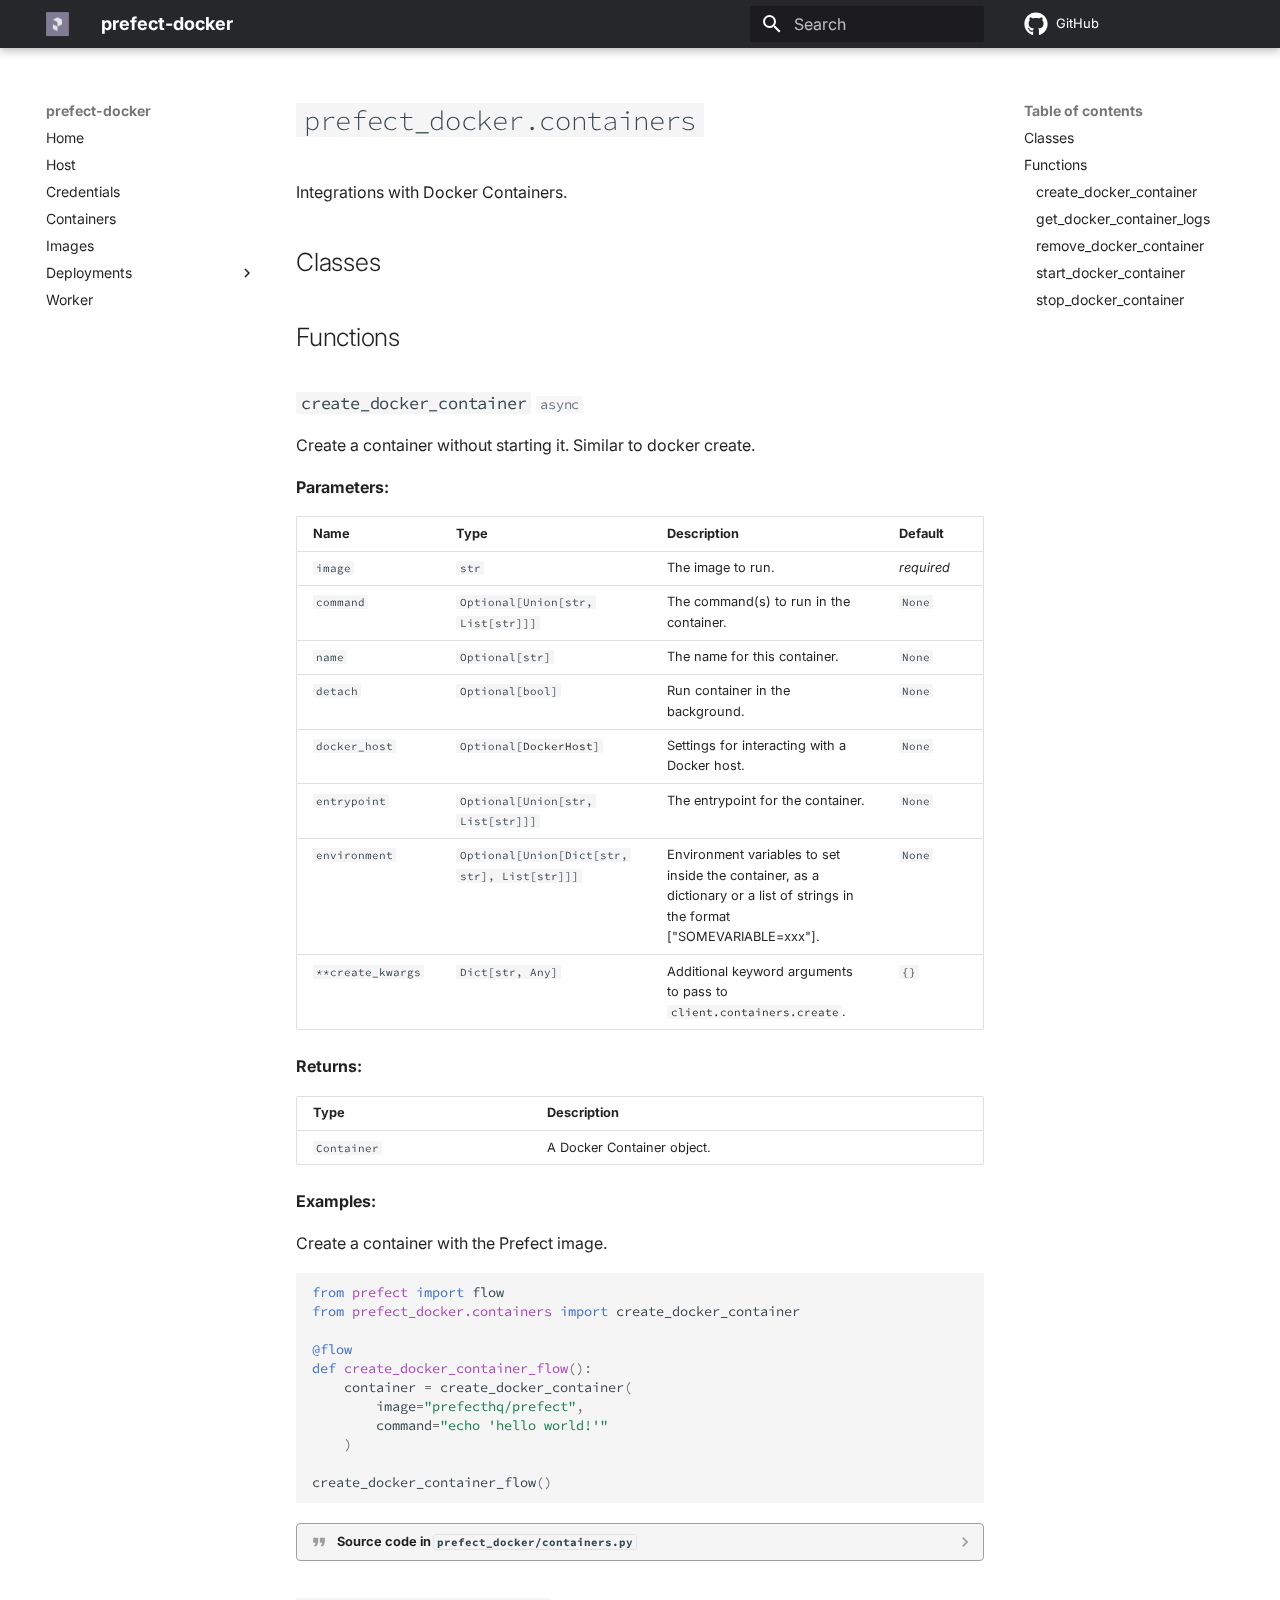
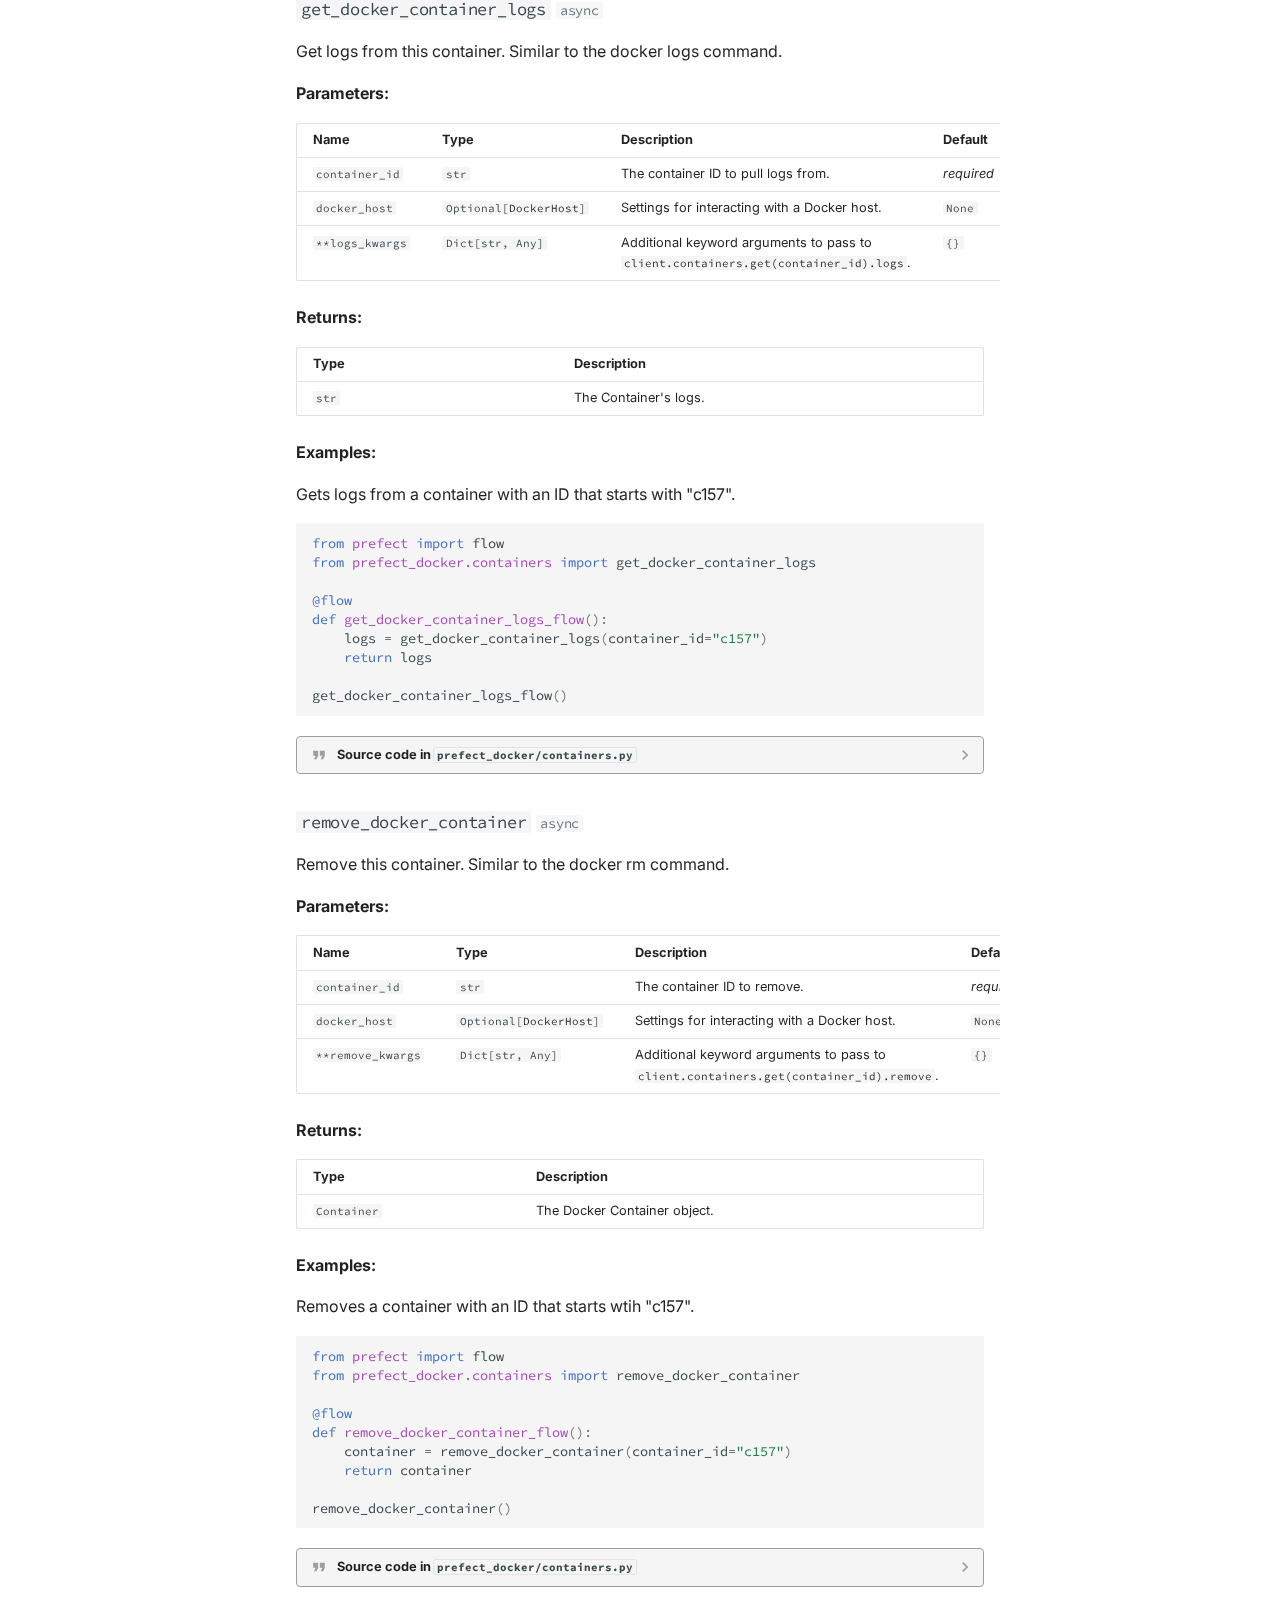
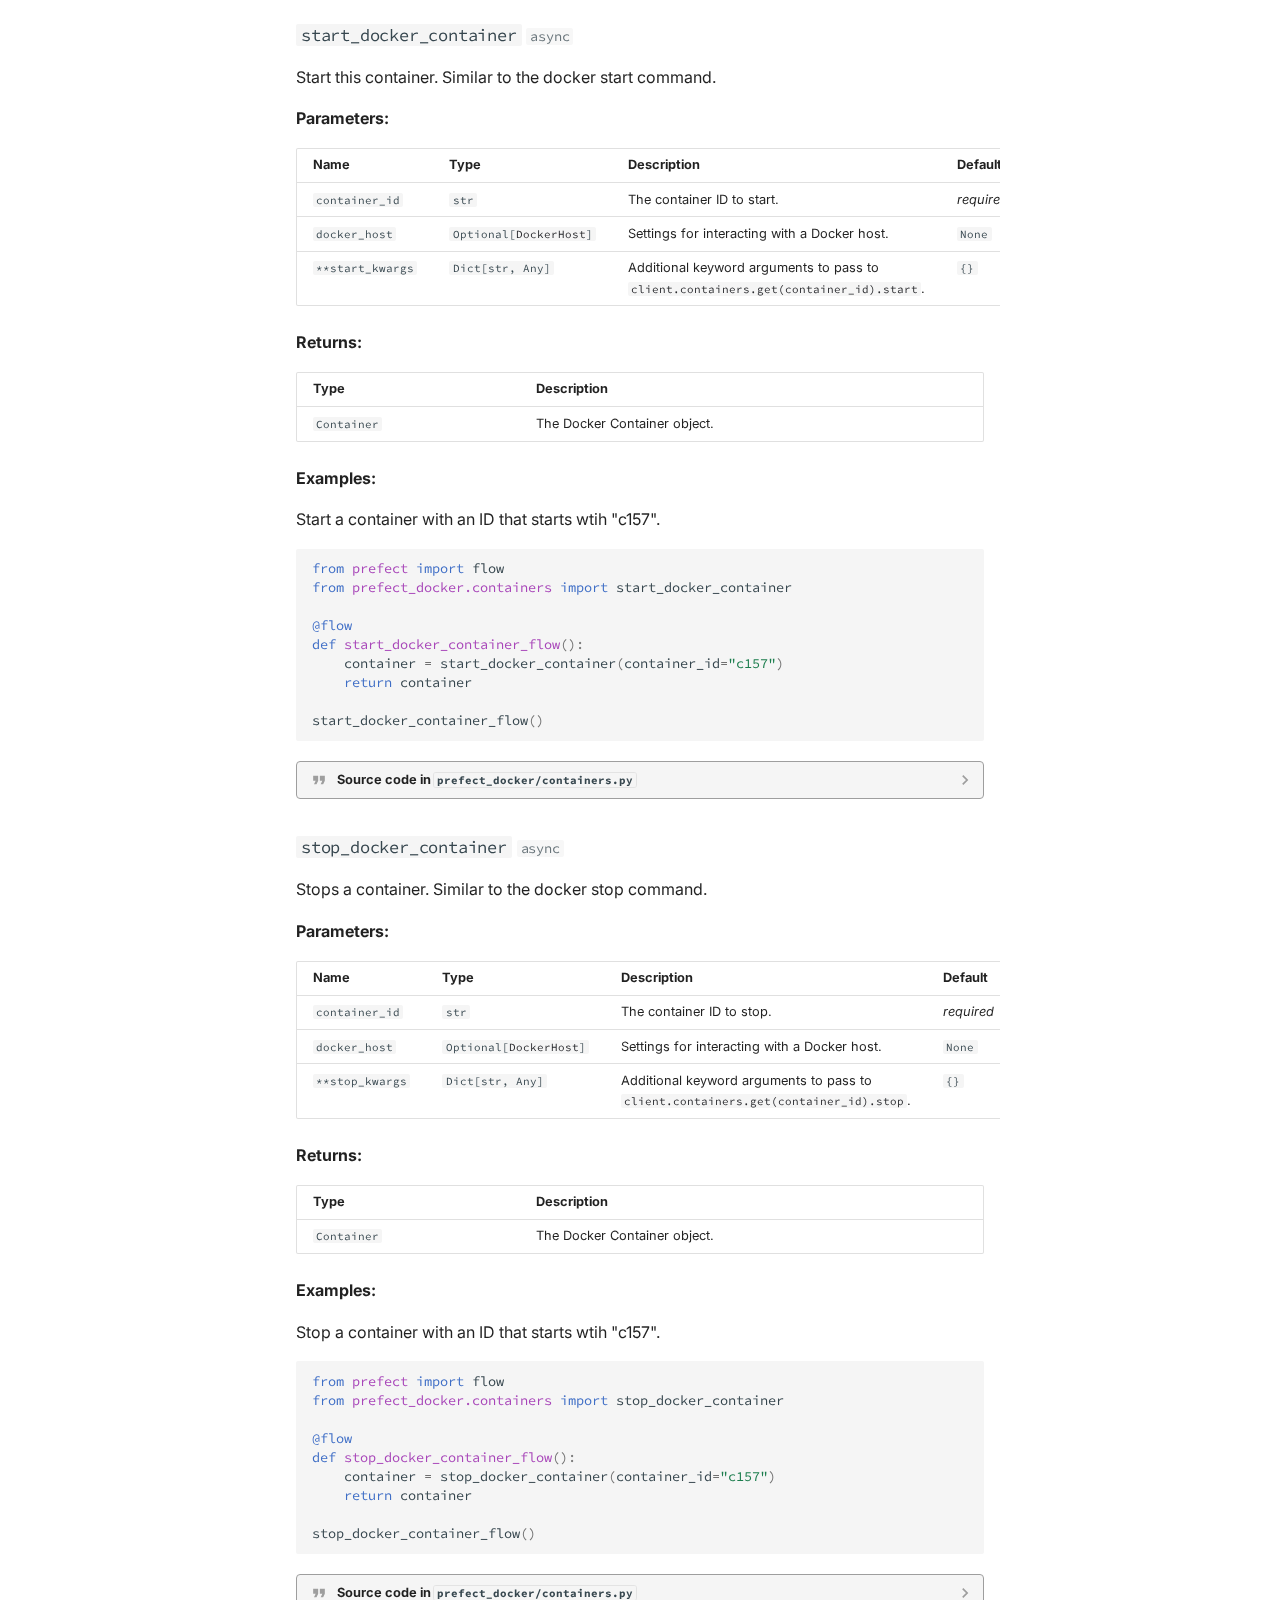
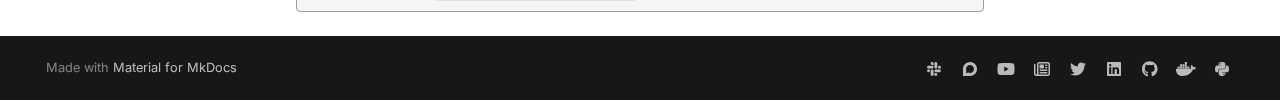
<file: containers/index.html>
<!doctype html>
<html lang="en" class="no-js">
  <head>
    
      <meta charset="utf-8">
      <meta name="viewport" content="width=device-width,initial-scale=1">
      
      
      
        <link rel="canonical" href="https://PrefectHQ.github.io/prefect-docker/containers/">
      
      
        <link rel="prev" href="../credentials/">
      
      
        <link rel="next" href="../images/">
      
      
      <link rel="icon" href="../img/favicon.ico">
      <meta name="generator" content="mkdocs-1.5.3, mkdocs-material-9.5.12">
    
    
      
        <title>Containers - prefect-docker</title>
      
    
    
      <link rel="stylesheet" href="../assets/stylesheets/main.7e359304.min.css">
      
        
        <link rel="stylesheet" href="../assets/stylesheets/palette.06af60db.min.css">
      
      


    
    
      
    
    
      
        
        
        <link rel="preconnect" href="https://fonts.gstatic.com" crossorigin>
        <link rel="stylesheet" href="https://fonts.googleapis.com/css?family=Inter:300,300i,400,400i,700,700i%7CSource+Code+Pro:400,400i,700,700i&display=fallback">
        <style>:root{--md-text-font:"Inter";--md-code-font:"Source Code Pro"}</style>
      
    
    
      <link rel="stylesheet" href="../assets/_mkdocstrings.css">
    
      <link rel="stylesheet" href="../stylesheets/extra.css">
    
    <script>__md_scope=new URL("..",location),__md_hash=e=>[...e].reduce((e,_)=>(e<<5)-e+_.charCodeAt(0),0),__md_get=(e,_=localStorage,t=__md_scope)=>JSON.parse(_.getItem(t.pathname+"."+e)),__md_set=(e,_,t=localStorage,a=__md_scope)=>{try{t.setItem(a.pathname+"."+e,JSON.stringify(_))}catch(e){}}</script>
    
      
  


  
  

<script id="__analytics">function __md_analytics(){function n(){dataLayer.push(arguments)}window.dataLayer=window.dataLayer||[],n("js",new Date),n("config","G-8CSMBCQDKN"),document.addEventListener("DOMContentLoaded",function(){document.forms.search&&document.forms.search.query.addEventListener("blur",function(){this.value&&n("event","search",{search_term:this.value})}),document$.subscribe(function(){var a=document.forms.feedback;if(void 0!==a)for(var e of a.querySelectorAll("[type=submit]"))e.addEventListener("click",function(e){e.preventDefault();var t=document.location.pathname,e=this.getAttribute("data-md-value");n("event","feedback",{page:t,data:e}),a.firstElementChild.disabled=!0;e=a.querySelector(".md-feedback__note [data-md-value='"+e+"']");e&&(e.hidden=!1)}),a.hidden=!1}),location$.subscribe(function(e){n("config","G-8CSMBCQDKN",{page_path:e.pathname})})});var e=document.createElement("script");e.async=!0,e.src="https://www.googletagmanager.com/gtag/js?id=G-8CSMBCQDKN",document.getElementById("__analytics").insertAdjacentElement("afterEnd",e)}</script>
  
    <script>"undefined"!=typeof __md_analytics&&__md_analytics()</script>
  

    
    
    
  </head>
  
  
    
    
    
    
    
    <body dir="ltr" data-md-color-scheme="default" data-md-color-primary="blue" data-md-color-accent="blue">
  
    
    <input class="md-toggle" data-md-toggle="drawer" type="checkbox" id="__drawer" autocomplete="off">
    <input class="md-toggle" data-md-toggle="search" type="checkbox" id="__search" autocomplete="off">
    <label class="md-overlay" for="__drawer"></label>
    <div data-md-component="skip">
      
        
        <a href="#prefect_docker.containers" class="md-skip">
          Skip to content
        </a>
      
    </div>
    <div data-md-component="announce">
      
    </div>
    
    
      

  

<header class="md-header md-header--shadow" data-md-component="header">
  <nav class="md-header__inner md-grid" aria-label="Header">
    <a href=".." title="prefect-docker" class="md-header__button md-logo" aria-label="prefect-docker" data-md-component="logo">
      
  <img src="../img/prefect-logo-mark.png" alt="logo">

    </a>
    <label class="md-header__button md-icon" for="__drawer">
      
      <svg xmlns="http://www.w3.org/2000/svg" viewBox="0 0 24 24"><path d="M3 6h18v2H3V6m0 5h18v2H3v-2m0 5h18v2H3v-2Z"/></svg>
    </label>
    <div class="md-header__title" data-md-component="header-title">
      <div class="md-header__ellipsis">
        <div class="md-header__topic">
          <span class="md-ellipsis">
            prefect-docker
          </span>
        </div>
        <div class="md-header__topic" data-md-component="header-topic">
          <span class="md-ellipsis">
            
              Containers
            
          </span>
        </div>
      </div>
    </div>
    
      
    
    
    
    
      <label class="md-header__button md-icon" for="__search">
        
        <svg xmlns="http://www.w3.org/2000/svg" viewBox="0 0 24 24"><path d="M9.5 3A6.5 6.5 0 0 1 16 9.5c0 1.61-.59 3.09-1.56 4.23l.27.27h.79l5 5-1.5 1.5-5-5v-.79l-.27-.27A6.516 6.516 0 0 1 9.5 16 6.5 6.5 0 0 1 3 9.5 6.5 6.5 0 0 1 9.5 3m0 2C7 5 5 7 5 9.5S7 14 9.5 14 14 12 14 9.5 12 5 9.5 5Z"/></svg>
      </label>
      <div class="md-search" data-md-component="search" role="dialog">
  <label class="md-search__overlay" for="__search"></label>
  <div class="md-search__inner" role="search">
    <form class="md-search__form" name="search">
      <input type="text" class="md-search__input" name="query" aria-label="Search" placeholder="Search" autocapitalize="off" autocorrect="off" autocomplete="off" spellcheck="false" data-md-component="search-query" required>
      <label class="md-search__icon md-icon" for="__search">
        
        <svg xmlns="http://www.w3.org/2000/svg" viewBox="0 0 24 24"><path d="M9.5 3A6.5 6.5 0 0 1 16 9.5c0 1.61-.59 3.09-1.56 4.23l.27.27h.79l5 5-1.5 1.5-5-5v-.79l-.27-.27A6.516 6.516 0 0 1 9.5 16 6.5 6.5 0 0 1 3 9.5 6.5 6.5 0 0 1 9.5 3m0 2C7 5 5 7 5 9.5S7 14 9.5 14 14 12 14 9.5 12 5 9.5 5Z"/></svg>
        
        <svg xmlns="http://www.w3.org/2000/svg" viewBox="0 0 24 24"><path d="M20 11v2H8l5.5 5.5-1.42 1.42L4.16 12l7.92-7.92L13.5 5.5 8 11h12Z"/></svg>
      </label>
      <nav class="md-search__options" aria-label="Search">
        
        <button type="reset" class="md-search__icon md-icon" title="Clear" aria-label="Clear" tabindex="-1">
          
          <svg xmlns="http://www.w3.org/2000/svg" viewBox="0 0 24 24"><path d="M19 6.41 17.59 5 12 10.59 6.41 5 5 6.41 10.59 12 5 17.59 6.41 19 12 13.41 17.59 19 19 17.59 13.41 12 19 6.41Z"/></svg>
        </button>
      </nav>
      
    </form>
    <div class="md-search__output">
      <div class="md-search__scrollwrap" data-md-scrollfix>
        <div class="md-search-result" data-md-component="search-result">
          <div class="md-search-result__meta">
            Initializing search
          </div>
          <ol class="md-search-result__list" role="presentation"></ol>
        </div>
      </div>
    </div>
  </div>
</div>
    
    
      <div class="md-header__source">
        <a href="https://github.com/PrefectHQ/prefect-docker" title="Go to repository" class="md-source" data-md-component="source">
  <div class="md-source__icon md-icon">
    
    <svg xmlns="http://www.w3.org/2000/svg" viewBox="0 0 496 512"><!--! Font Awesome Free 6.5.1 by @fontawesome - https://fontawesome.com License - https://fontawesome.com/license/free (Icons: CC BY 4.0, Fonts: SIL OFL 1.1, Code: MIT License) Copyright 2023 Fonticons, Inc.--><path d="M165.9 397.4c0 2-2.3 3.6-5.2 3.6-3.3.3-5.6-1.3-5.6-3.6 0-2 2.3-3.6 5.2-3.6 3-.3 5.6 1.3 5.6 3.6zm-31.1-4.5c-.7 2 1.3 4.3 4.3 4.9 2.6 1 5.6 0 6.2-2s-1.3-4.3-4.3-5.2c-2.6-.7-5.5.3-6.2 2.3zm44.2-1.7c-2.9.7-4.9 2.6-4.6 4.9.3 2 2.9 3.3 5.9 2.6 2.9-.7 4.9-2.6 4.6-4.6-.3-1.9-3-3.2-5.9-2.9zM244.8 8C106.1 8 0 113.3 0 252c0 110.9 69.8 205.8 169.5 239.2 12.8 2.3 17.3-5.6 17.3-12.1 0-6.2-.3-40.4-.3-61.4 0 0-70 15-84.7-29.8 0 0-11.4-29.1-27.8-36.6 0 0-22.9-15.7 1.6-15.4 0 0 24.9 2 38.6 25.8 21.9 38.6 58.6 27.5 72.9 20.9 2.3-16 8.8-27.1 16-33.7-55.9-6.2-112.3-14.3-112.3-110.5 0-27.5 7.6-41.3 23.6-58.9-2.6-6.5-11.1-33.3 2.6-67.9 20.9-6.5 69 27 69 27 20-5.6 41.5-8.5 62.8-8.5s42.8 2.9 62.8 8.5c0 0 48.1-33.6 69-27 13.7 34.7 5.2 61.4 2.6 67.9 16 17.7 25.8 31.5 25.8 58.9 0 96.5-58.9 104.2-114.8 110.5 9.2 7.9 17 22.9 17 46.4 0 33.7-.3 75.4-.3 83.6 0 6.5 4.6 14.4 17.3 12.1C428.2 457.8 496 362.9 496 252 496 113.3 383.5 8 244.8 8zM97.2 352.9c-1.3 1-1 3.3.7 5.2 1.6 1.6 3.9 2.3 5.2 1 1.3-1 1-3.3-.7-5.2-1.6-1.6-3.9-2.3-5.2-1zm-10.8-8.1c-.7 1.3.3 2.9 2.3 3.9 1.6 1 3.6.7 4.3-.7.7-1.3-.3-2.9-2.3-3.9-2-.6-3.6-.3-4.3.7zm32.4 35.6c-1.6 1.3-1 4.3 1.3 6.2 2.3 2.3 5.2 2.6 6.5 1 1.3-1.3.7-4.3-1.3-6.2-2.2-2.3-5.2-2.6-6.5-1zm-11.4-14.7c-1.6 1-1.6 3.6 0 5.9 1.6 2.3 4.3 3.3 5.6 2.3 1.6-1.3 1.6-3.9 0-6.2-1.4-2.3-4-3.3-5.6-2z"/></svg>
  </div>
  <div class="md-source__repository">
    GitHub
  </div>
</a>
      </div>
    
  </nav>
  
</header>
    
    <div class="md-container" data-md-component="container">
      
      
        
          
        
      
      <main class="md-main" data-md-component="main">
        <div class="md-main__inner md-grid">
          
            
              
              <div class="md-sidebar md-sidebar--primary" data-md-component="sidebar" data-md-type="navigation" >
                <div class="md-sidebar__scrollwrap">
                  <div class="md-sidebar__inner">
                    



<nav class="md-nav md-nav--primary" aria-label="Navigation" data-md-level="0">
  <label class="md-nav__title" for="__drawer">
    <a href=".." title="prefect-docker" class="md-nav__button md-logo" aria-label="prefect-docker" data-md-component="logo">
      
  <img src="../img/prefect-logo-mark.png" alt="logo">

    </a>
    prefect-docker
  </label>
  
    <div class="md-nav__source">
      <a href="https://github.com/PrefectHQ/prefect-docker" title="Go to repository" class="md-source" data-md-component="source">
  <div class="md-source__icon md-icon">
    
    <svg xmlns="http://www.w3.org/2000/svg" viewBox="0 0 496 512"><!--! Font Awesome Free 6.5.1 by @fontawesome - https://fontawesome.com License - https://fontawesome.com/license/free (Icons: CC BY 4.0, Fonts: SIL OFL 1.1, Code: MIT License) Copyright 2023 Fonticons, Inc.--><path d="M165.9 397.4c0 2-2.3 3.6-5.2 3.6-3.3.3-5.6-1.3-5.6-3.6 0-2 2.3-3.6 5.2-3.6 3-.3 5.6 1.3 5.6 3.6zm-31.1-4.5c-.7 2 1.3 4.3 4.3 4.9 2.6 1 5.6 0 6.2-2s-1.3-4.3-4.3-5.2c-2.6-.7-5.5.3-6.2 2.3zm44.2-1.7c-2.9.7-4.9 2.6-4.6 4.9.3 2 2.9 3.3 5.9 2.6 2.9-.7 4.9-2.6 4.6-4.6-.3-1.9-3-3.2-5.9-2.9zM244.8 8C106.1 8 0 113.3 0 252c0 110.9 69.8 205.8 169.5 239.2 12.8 2.3 17.3-5.6 17.3-12.1 0-6.2-.3-40.4-.3-61.4 0 0-70 15-84.7-29.8 0 0-11.4-29.1-27.8-36.6 0 0-22.9-15.7 1.6-15.4 0 0 24.9 2 38.6 25.8 21.9 38.6 58.6 27.5 72.9 20.9 2.3-16 8.8-27.1 16-33.7-55.9-6.2-112.3-14.3-112.3-110.5 0-27.5 7.6-41.3 23.6-58.9-2.6-6.5-11.1-33.3 2.6-67.9 20.9-6.5 69 27 69 27 20-5.6 41.5-8.5 62.8-8.5s42.8 2.9 62.8 8.5c0 0 48.1-33.6 69-27 13.7 34.7 5.2 61.4 2.6 67.9 16 17.7 25.8 31.5 25.8 58.9 0 96.5-58.9 104.2-114.8 110.5 9.2 7.9 17 22.9 17 46.4 0 33.7-.3 75.4-.3 83.6 0 6.5 4.6 14.4 17.3 12.1C428.2 457.8 496 362.9 496 252 496 113.3 383.5 8 244.8 8zM97.2 352.9c-1.3 1-1 3.3.7 5.2 1.6 1.6 3.9 2.3 5.2 1 1.3-1 1-3.3-.7-5.2-1.6-1.6-3.9-2.3-5.2-1zm-10.8-8.1c-.7 1.3.3 2.9 2.3 3.9 1.6 1 3.6.7 4.3-.7.7-1.3-.3-2.9-2.3-3.9-2-.6-3.6-.3-4.3.7zm32.4 35.6c-1.6 1.3-1 4.3 1.3 6.2 2.3 2.3 5.2 2.6 6.5 1 1.3-1.3.7-4.3-1.3-6.2-2.2-2.3-5.2-2.6-6.5-1zm-11.4-14.7c-1.6 1-1.6 3.6 0 5.9 1.6 2.3 4.3 3.3 5.6 2.3 1.6-1.3 1.6-3.9 0-6.2-1.4-2.3-4-3.3-5.6-2z"/></svg>
  </div>
  <div class="md-source__repository">
    GitHub
  </div>
</a>
    </div>
  
  <ul class="md-nav__list" data-md-scrollfix>
    
      
      
  
  
  
  
    <li class="md-nav__item">
      <a href=".." class="md-nav__link">
        
  
  <span class="md-ellipsis">
    Home
  </span>
  

      </a>
    </li>
  

    
      
      
  
  
  
  
    <li class="md-nav__item">
      <a href="../host/" class="md-nav__link">
        
  
  <span class="md-ellipsis">
    Host
  </span>
  

      </a>
    </li>
  

    
      
      
  
  
  
  
    <li class="md-nav__item">
      <a href="../credentials/" class="md-nav__link">
        
  
  <span class="md-ellipsis">
    Credentials
  </span>
  

      </a>
    </li>
  

    
      
      
  
  
    
  
  
  
    <li class="md-nav__item md-nav__item--active">
      
      <input class="md-nav__toggle md-toggle" type="checkbox" id="__toc">
      
      
        
      
      
        <label class="md-nav__link md-nav__link--active" for="__toc">
          
  
  <span class="md-ellipsis">
    Containers
  </span>
  

          <span class="md-nav__icon md-icon"></span>
        </label>
      
      <a href="./" class="md-nav__link md-nav__link--active">
        
  
  <span class="md-ellipsis">
    Containers
  </span>
  

      </a>
      
        

<nav class="md-nav md-nav--secondary" aria-label="Table of contents">
  
  
  
    
  
  
    <label class="md-nav__title" for="__toc">
      <span class="md-nav__icon md-icon"></span>
      Table of contents
    </label>
    <ul class="md-nav__list" data-md-component="toc" data-md-scrollfix>
      
        <li class="md-nav__item">
  <a href="#prefect_docker.containers-classes" class="md-nav__link">
    <span class="md-ellipsis">
      Classes
    </span>
  </a>
  
</li>
      
        <li class="md-nav__item">
  <a href="#prefect_docker.containers-functions" class="md-nav__link">
    <span class="md-ellipsis">
      Functions
    </span>
  </a>
  
    <nav class="md-nav" aria-label="Functions">
      <ul class="md-nav__list">
        
          <li class="md-nav__item">
  <a href="#prefect_docker.containers.create_docker_container" class="md-nav__link">
    <span class="md-ellipsis">
      create_docker_container
    </span>
  </a>
  
</li>
        
          <li class="md-nav__item">
  <a href="#prefect_docker.containers.get_docker_container_logs" class="md-nav__link">
    <span class="md-ellipsis">
      get_docker_container_logs
    </span>
  </a>
  
</li>
        
          <li class="md-nav__item">
  <a href="#prefect_docker.containers.remove_docker_container" class="md-nav__link">
    <span class="md-ellipsis">
      remove_docker_container
    </span>
  </a>
  
</li>
        
          <li class="md-nav__item">
  <a href="#prefect_docker.containers.start_docker_container" class="md-nav__link">
    <span class="md-ellipsis">
      start_docker_container
    </span>
  </a>
  
</li>
        
          <li class="md-nav__item">
  <a href="#prefect_docker.containers.stop_docker_container" class="md-nav__link">
    <span class="md-ellipsis">
      stop_docker_container
    </span>
  </a>
  
</li>
        
      </ul>
    </nav>
  
</li>
      
    </ul>
  
</nav>
      
    </li>
  

    
      
      
  
  
  
  
    <li class="md-nav__item">
      <a href="../images/" class="md-nav__link">
        
  
  <span class="md-ellipsis">
    Images
  </span>
  

      </a>
    </li>
  

    
      
      
  
  
  
  
    
    
    
    
    <li class="md-nav__item md-nav__item--nested">
      
        
        
        <input class="md-nav__toggle md-toggle " type="checkbox" id="__nav_6" >
        
          
          <label class="md-nav__link" for="__nav_6" id="__nav_6_label" tabindex="0">
            
  
  <span class="md-ellipsis">
    Deployments
  </span>
  

            <span class="md-nav__icon md-icon"></span>
          </label>
        
        <nav class="md-nav" data-md-level="1" aria-labelledby="__nav_6_label" aria-expanded="false">
          <label class="md-nav__title" for="__nav_6">
            <span class="md-nav__icon md-icon"></span>
            Deployments
          </label>
          <ul class="md-nav__list" data-md-scrollfix>
            
              
                
  
  
  
  
    <li class="md-nav__item">
      <a href="../deployments/steps/" class="md-nav__link">
        
  
  <span class="md-ellipsis">
    Steps
  </span>
  

      </a>
    </li>
  

              
            
          </ul>
        </nav>
      
    </li>
  

    
      
      
  
  
  
  
    <li class="md-nav__item">
      <a href="../worker/" class="md-nav__link">
        
  
  <span class="md-ellipsis">
    Worker
  </span>
  

      </a>
    </li>
  

    
  </ul>
</nav>
                  </div>
                </div>
              </div>
            
            
              
              <div class="md-sidebar md-sidebar--secondary" data-md-component="sidebar" data-md-type="toc" >
                <div class="md-sidebar__scrollwrap">
                  <div class="md-sidebar__inner">
                    

<nav class="md-nav md-nav--secondary" aria-label="Table of contents">
  
  
  
    
  
  
    <label class="md-nav__title" for="__toc">
      <span class="md-nav__icon md-icon"></span>
      Table of contents
    </label>
    <ul class="md-nav__list" data-md-component="toc" data-md-scrollfix>
      
        <li class="md-nav__item">
  <a href="#prefect_docker.containers-classes" class="md-nav__link">
    <span class="md-ellipsis">
      Classes
    </span>
  </a>
  
</li>
      
        <li class="md-nav__item">
  <a href="#prefect_docker.containers-functions" class="md-nav__link">
    <span class="md-ellipsis">
      Functions
    </span>
  </a>
  
    <nav class="md-nav" aria-label="Functions">
      <ul class="md-nav__list">
        
          <li class="md-nav__item">
  <a href="#prefect_docker.containers.create_docker_container" class="md-nav__link">
    <span class="md-ellipsis">
      create_docker_container
    </span>
  </a>
  
</li>
        
          <li class="md-nav__item">
  <a href="#prefect_docker.containers.get_docker_container_logs" class="md-nav__link">
    <span class="md-ellipsis">
      get_docker_container_logs
    </span>
  </a>
  
</li>
        
          <li class="md-nav__item">
  <a href="#prefect_docker.containers.remove_docker_container" class="md-nav__link">
    <span class="md-ellipsis">
      remove_docker_container
    </span>
  </a>
  
</li>
        
          <li class="md-nav__item">
  <a href="#prefect_docker.containers.start_docker_container" class="md-nav__link">
    <span class="md-ellipsis">
      start_docker_container
    </span>
  </a>
  
</li>
        
          <li class="md-nav__item">
  <a href="#prefect_docker.containers.stop_docker_container" class="md-nav__link">
    <span class="md-ellipsis">
      stop_docker_container
    </span>
  </a>
  
</li>
        
      </ul>
    </nav>
  
</li>
      
    </ul>
  
</nav>
                  </div>
                </div>
              </div>
            
          
          
            <div class="md-content" data-md-component="content">
              <article class="md-content__inner md-typeset">
                
                  

  
  


<div class="doc doc-object doc-module">



<h1 id="prefect_docker.containers" class="doc doc-heading">
          <code>prefect_docker.containers</code>


</h1>

  <div class="doc doc-contents first">
  
      <p>Integrations with Docker Containers.</p>

  

  <div class="doc doc-children">






<h2 id="prefect_docker.containers-classes">Classes</h2>
<h2 id="prefect_docker.containers-functions">Functions</h2>


<div class="doc doc-object doc-function">



<h3 id="prefect_docker.containers.create_docker_container" class="doc doc-heading">
          <code class="highlight language-python"><span class="n">create_docker_container</span></code>
  
  <span class="doc doc-labels">
      <small class="doc doc-label doc-label-async"><code>async</code></small>
  </span>

</h3>


  <div class="doc doc-contents ">
  
      <p>Create a container without starting it. Similar to docker create.</p>



  <p><strong>Parameters:</strong></p>
  <table>
    <thead>
      <tr>
        <th>Name</th>
        <th>Type</th>
        <th>Description</th>
        <th>Default</th>
      </tr>
    </thead>
    <tbody>
        <tr>
          <td><code>image</code></td>
          <td>
                <code>str</code>
          </td>
          <td>
            <div class="doc-md-description">
              <p>The image to run.</p>
            </div>
          </td>
          <td>
              <em>required</em>
          </td>
        </tr>
        <tr>
          <td><code>command</code></td>
          <td>
                <code><span title="typing.Optional">Optional</span>[<span title="typing.Union">Union</span>[str, <span title="typing.List">List</span>[str]]]</code>
          </td>
          <td>
            <div class="doc-md-description">
              <p>The command(s) to run in the container.</p>
            </div>
          </td>
          <td>
                <code>None</code>
          </td>
        </tr>
        <tr>
          <td><code>name</code></td>
          <td>
                <code><span title="typing.Optional">Optional</span>[str]</code>
          </td>
          <td>
            <div class="doc-md-description">
              <p>The name for this container.</p>
            </div>
          </td>
          <td>
                <code>None</code>
          </td>
        </tr>
        <tr>
          <td><code>detach</code></td>
          <td>
                <code><span title="typing.Optional">Optional</span>[bool]</code>
          </td>
          <td>
            <div class="doc-md-description">
              <p>Run container in the background.</p>
            </div>
          </td>
          <td>
                <code>None</code>
          </td>
        </tr>
        <tr>
          <td><code>docker_host</code></td>
          <td>
                <code><span title="typing.Optional">Optional</span>[<a class="autorefs autorefs-internal" title="prefect_docker.host.DockerHost" href="../host/#prefect_docker.host.DockerHost">DockerHost</a>]</code>
          </td>
          <td>
            <div class="doc-md-description">
              <p>Settings for interacting with a Docker host.</p>
            </div>
          </td>
          <td>
                <code>None</code>
          </td>
        </tr>
        <tr>
          <td><code>entrypoint</code></td>
          <td>
                <code><span title="typing.Optional">Optional</span>[<span title="typing.Union">Union</span>[str, <span title="typing.List">List</span>[str]]]</code>
          </td>
          <td>
            <div class="doc-md-description">
              <p>The entrypoint for the container.</p>
            </div>
          </td>
          <td>
                <code>None</code>
          </td>
        </tr>
        <tr>
          <td><code>environment</code></td>
          <td>
                <code><span title="typing.Optional">Optional</span>[<span title="typing.Union">Union</span>[<span title="typing.Dict">Dict</span>[str, str], <span title="typing.List">List</span>[str]]]</code>
          </td>
          <td>
            <div class="doc-md-description">
              <p>Environment variables to set inside the container,
as a dictionary or a list of strings in the format ["SOMEVARIABLE=xxx"].</p>
            </div>
          </td>
          <td>
                <code>None</code>
          </td>
        </tr>
        <tr>
          <td><code>**create_kwargs</code></td>
          <td>
                <code><span title="typing.Dict">Dict</span>[str, <span title="typing.Any">Any</span>]</code>
          </td>
          <td>
            <div class="doc-md-description">
              <p>Additional keyword arguments to pass to
<a href="https://docker-py.readthedocs.io/en/stable/containers.html#docker.models.containers.ContainerCollection.create"><code>client.containers.create</code></a>.</p>
            </div>
          </td>
          <td>
                <code>{}</code>
          </td>
        </tr>
    </tbody>
  </table>



  <p><strong>Returns:</strong></p>
  <table>
    <thead>
      <tr>
        <th>Type</th>
        <th>Description</th>
      </tr>
    </thead>
    <tbody>
        <tr>
          <td>
                <code><span title="docker.models.containers.Container">Container</span></code>
          </td>
          <td>
            <div class="doc-md-description">
              <p>A Docker Container object.</p>
            </div>
          </td>
        </tr>
    </tbody>
  </table>



<p><strong>Examples:</strong></p>
    <p>Create a container with the Prefect image.
<div class="highlight"><pre><span></span><code><span class="kn">from</span> <span class="nn">prefect</span> <span class="kn">import</span> <span class="n">flow</span>
<span class="kn">from</span> <span class="nn">prefect_docker.containers</span> <span class="kn">import</span> <span class="n">create_docker_container</span>

<span class="nd">@flow</span>
<span class="k">def</span> <span class="nf">create_docker_container_flow</span><span class="p">():</span>
    <span class="n">container</span> <span class="o">=</span> <span class="n">create_docker_container</span><span class="p">(</span>
        <span class="n">image</span><span class="o">=</span><span class="s2">&quot;prefecthq/prefect&quot;</span><span class="p">,</span>
        <span class="n">command</span><span class="o">=</span><span class="s2">&quot;echo &#39;hello world!&#39;&quot;</span>
    <span class="p">)</span>

<span class="n">create_docker_container_flow</span><span class="p">()</span>
</code></pre></div></p>

          <details class="quote">
            <summary>Source code in <code>prefect_docker/containers.py</code></summary>
            <div class="highlight"><table class="highlighttable"><tr><td class="linenos"><div class="linenodiv"><pre><span></span><span class="normal">12</span>
<span class="normal">13</span>
<span class="normal">14</span>
<span class="normal">15</span>
<span class="normal">16</span>
<span class="normal">17</span>
<span class="normal">18</span>
<span class="normal">19</span>
<span class="normal">20</span>
<span class="normal">21</span>
<span class="normal">22</span>
<span class="normal">23</span>
<span class="normal">24</span>
<span class="normal">25</span>
<span class="normal">26</span>
<span class="normal">27</span>
<span class="normal">28</span>
<span class="normal">29</span>
<span class="normal">30</span>
<span class="normal">31</span>
<span class="normal">32</span>
<span class="normal">33</span>
<span class="normal">34</span>
<span class="normal">35</span>
<span class="normal">36</span>
<span class="normal">37</span>
<span class="normal">38</span>
<span class="normal">39</span>
<span class="normal">40</span>
<span class="normal">41</span>
<span class="normal">42</span>
<span class="normal">43</span>
<span class="normal">44</span>
<span class="normal">45</span>
<span class="normal">46</span>
<span class="normal">47</span>
<span class="normal">48</span>
<span class="normal">49</span>
<span class="normal">50</span>
<span class="normal">51</span>
<span class="normal">52</span>
<span class="normal">53</span>
<span class="normal">54</span>
<span class="normal">55</span>
<span class="normal">56</span>
<span class="normal">57</span>
<span class="normal">58</span>
<span class="normal">59</span>
<span class="normal">60</span>
<span class="normal">61</span>
<span class="normal">62</span>
<span class="normal">63</span>
<span class="normal">64</span>
<span class="normal">65</span>
<span class="normal">66</span>
<span class="normal">67</span>
<span class="normal">68</span>
<span class="normal">69</span>
<span class="normal">70</span>
<span class="normal">71</span></pre></div></td><td class="code"><div><pre><span></span><code><span class="nd">@task</span>
<span class="k">async</span> <span class="k">def</span> <span class="nf">create_docker_container</span><span class="p">(</span>
    <span class="n">image</span><span class="p">:</span> <span class="nb">str</span><span class="p">,</span>
    <span class="n">command</span><span class="p">:</span> <span class="n">Optional</span><span class="p">[</span><span class="n">Union</span><span class="p">[</span><span class="nb">str</span><span class="p">,</span> <span class="n">List</span><span class="p">[</span><span class="nb">str</span><span class="p">]]]</span> <span class="o">=</span> <span class="kc">None</span><span class="p">,</span>
    <span class="n">name</span><span class="p">:</span> <span class="n">Optional</span><span class="p">[</span><span class="nb">str</span><span class="p">]</span> <span class="o">=</span> <span class="kc">None</span><span class="p">,</span>
    <span class="n">detach</span><span class="p">:</span> <span class="n">Optional</span><span class="p">[</span><span class="nb">bool</span><span class="p">]</span> <span class="o">=</span> <span class="kc">None</span><span class="p">,</span>
    <span class="n">entrypoint</span><span class="p">:</span> <span class="n">Optional</span><span class="p">[</span><span class="n">Union</span><span class="p">[</span><span class="nb">str</span><span class="p">,</span> <span class="n">List</span><span class="p">[</span><span class="nb">str</span><span class="p">]]]</span> <span class="o">=</span> <span class="kc">None</span><span class="p">,</span>
    <span class="n">environment</span><span class="p">:</span> <span class="n">Optional</span><span class="p">[</span><span class="n">Union</span><span class="p">[</span><span class="n">Dict</span><span class="p">[</span><span class="nb">str</span><span class="p">,</span> <span class="nb">str</span><span class="p">],</span> <span class="n">List</span><span class="p">[</span><span class="nb">str</span><span class="p">]]]</span> <span class="o">=</span> <span class="kc">None</span><span class="p">,</span>
    <span class="n">docker_host</span><span class="p">:</span> <span class="n">Optional</span><span class="p">[</span><span class="n">DockerHost</span><span class="p">]</span> <span class="o">=</span> <span class="kc">None</span><span class="p">,</span>
    <span class="o">**</span><span class="n">create_kwargs</span><span class="p">:</span> <span class="n">Dict</span><span class="p">[</span><span class="nb">str</span><span class="p">,</span> <span class="n">Any</span><span class="p">],</span>
<span class="p">)</span> <span class="o">-&gt;</span> <span class="n">Container</span><span class="p">:</span>
<span class="w">    </span><span class="sd">&quot;&quot;&quot;</span>
<span class="sd">    Create a container without starting it. Similar to docker create.</span>

<span class="sd">    Args:</span>
<span class="sd">        image: The image to run.</span>
<span class="sd">        command: The command(s) to run in the container.</span>
<span class="sd">        name: The name for this container.</span>
<span class="sd">        detach: Run container in the background.</span>
<span class="sd">        docker_host: Settings for interacting with a Docker host.</span>
<span class="sd">        entrypoint: The entrypoint for the container.</span>
<span class="sd">        environment: Environment variables to set inside the container,</span>
<span class="sd">            as a dictionary or a list of strings in the format [&quot;SOMEVARIABLE=xxx&quot;].</span>
<span class="sd">        **create_kwargs: Additional keyword arguments to pass to</span>
<span class="sd">            [`client.containers.create`](https://docker-py.readthedocs.io/en/stable/containers.html#docker.models.containers.ContainerCollection.create).</span>

<span class="sd">    Returns:</span>
<span class="sd">        A Docker Container object.</span>

<span class="sd">    Examples:</span>
<span class="sd">        Create a container with the Prefect image.</span>
<span class="sd">        ```python</span>
<span class="sd">        from prefect import flow</span>
<span class="sd">        from prefect_docker.containers import create_docker_container</span>

<span class="sd">        @flow</span>
<span class="sd">        def create_docker_container_flow():</span>
<span class="sd">            container = create_docker_container(</span>
<span class="sd">                image=&quot;prefecthq/prefect&quot;,</span>
<span class="sd">                command=&quot;echo &#39;hello world!&#39;&quot;</span>
<span class="sd">            )</span>

<span class="sd">        create_docker_container_flow()</span>
<span class="sd">        ```</span>
<span class="sd">    &quot;&quot;&quot;</span>
    <span class="n">logger</span> <span class="o">=</span> <span class="n">get_run_logger</span><span class="p">()</span>

    <span class="k">with</span> <span class="p">(</span><span class="n">docker_host</span> <span class="ow">or</span> <span class="n">DockerHost</span><span class="p">())</span><span class="o">.</span><span class="n">get_client</span><span class="p">()</span> <span class="k">as</span> <span class="n">client</span><span class="p">:</span>
        <span class="n">logger</span><span class="o">.</span><span class="n">info</span><span class="p">(</span><span class="sa">f</span><span class="s2">&quot;Creating container with </span><span class="si">{</span><span class="n">image</span><span class="si">!r}</span><span class="s2"> image.&quot;</span><span class="p">)</span>
        <span class="n">container</span> <span class="o">=</span> <span class="k">await</span> <span class="n">run_sync_in_worker_thread</span><span class="p">(</span>
            <span class="n">client</span><span class="o">.</span><span class="n">containers</span><span class="o">.</span><span class="n">create</span><span class="p">,</span>
            <span class="n">image</span><span class="o">=</span><span class="n">image</span><span class="p">,</span>
            <span class="n">command</span><span class="o">=</span><span class="n">command</span><span class="p">,</span>
            <span class="n">name</span><span class="o">=</span><span class="n">name</span><span class="p">,</span>
            <span class="n">detach</span><span class="o">=</span><span class="n">detach</span><span class="p">,</span>
            <span class="n">entrypoint</span><span class="o">=</span><span class="n">entrypoint</span><span class="p">,</span>
            <span class="n">environment</span><span class="o">=</span><span class="n">environment</span><span class="p">,</span>
            <span class="o">**</span><span class="n">create_kwargs</span><span class="p">,</span>
        <span class="p">)</span>
    <span class="k">return</span> <span class="n">container</span>
</code></pre></div></td></tr></table></div>
          </details>
  </div>

</div>


<div class="doc doc-object doc-function">



<h3 id="prefect_docker.containers.get_docker_container_logs" class="doc doc-heading">
          <code class="highlight language-python"><span class="n">get_docker_container_logs</span></code>
  
  <span class="doc doc-labels">
      <small class="doc doc-label doc-label-async"><code>async</code></small>
  </span>

</h3>


  <div class="doc doc-contents ">
  
      <p>Get logs from this container. Similar to the docker logs command.</p>



  <p><strong>Parameters:</strong></p>
  <table>
    <thead>
      <tr>
        <th>Name</th>
        <th>Type</th>
        <th>Description</th>
        <th>Default</th>
      </tr>
    </thead>
    <tbody>
        <tr>
          <td><code>container_id</code></td>
          <td>
                <code>str</code>
          </td>
          <td>
            <div class="doc-md-description">
              <p>The container ID to pull logs from.</p>
            </div>
          </td>
          <td>
              <em>required</em>
          </td>
        </tr>
        <tr>
          <td><code>docker_host</code></td>
          <td>
                <code><span title="typing.Optional">Optional</span>[<a class="autorefs autorefs-internal" title="prefect_docker.host.DockerHost" href="../host/#prefect_docker.host.DockerHost">DockerHost</a>]</code>
          </td>
          <td>
            <div class="doc-md-description">
              <p>Settings for interacting with a Docker host.</p>
            </div>
          </td>
          <td>
                <code>None</code>
          </td>
        </tr>
        <tr>
          <td><code>**logs_kwargs</code></td>
          <td>
                <code><span title="typing.Dict">Dict</span>[str, <span title="typing.Any">Any</span>]</code>
          </td>
          <td>
            <div class="doc-md-description">
              <p>Additional keyword arguments to pass to
<a href="https://docker-py.readthedocs.io/en/stable/containers.html#docker.models.containers.Container.logs"><code>client.containers.get(container_id).logs</code></a>.</p>
            </div>
          </td>
          <td>
                <code>{}</code>
          </td>
        </tr>
    </tbody>
  </table>



  <p><strong>Returns:</strong></p>
  <table>
    <thead>
      <tr>
        <th>Type</th>
        <th>Description</th>
      </tr>
    </thead>
    <tbody>
        <tr>
          <td>
                <code>str</code>
          </td>
          <td>
            <div class="doc-md-description">
              <p>The Container's logs.</p>
            </div>
          </td>
        </tr>
    </tbody>
  </table>



<p><strong>Examples:</strong></p>
    <p>Gets logs from a container with an ID that starts with "c157".
<div class="highlight"><pre><span></span><code><span class="kn">from</span> <span class="nn">prefect</span> <span class="kn">import</span> <span class="n">flow</span>
<span class="kn">from</span> <span class="nn">prefect_docker.containers</span> <span class="kn">import</span> <span class="n">get_docker_container_logs</span>

<span class="nd">@flow</span>
<span class="k">def</span> <span class="nf">get_docker_container_logs_flow</span><span class="p">():</span>
    <span class="n">logs</span> <span class="o">=</span> <span class="n">get_docker_container_logs</span><span class="p">(</span><span class="n">container_id</span><span class="o">=</span><span class="s2">&quot;c157&quot;</span><span class="p">)</span>
    <span class="k">return</span> <span class="n">logs</span>

<span class="n">get_docker_container_logs_flow</span><span class="p">()</span>
</code></pre></div></p>

          <details class="quote">
            <summary>Source code in <code>prefect_docker/containers.py</code></summary>
            <div class="highlight"><table class="highlighttable"><tr><td class="linenos"><div class="linenodiv"><pre><span></span><span class="normal"> 74</span>
<span class="normal"> 75</span>
<span class="normal"> 76</span>
<span class="normal"> 77</span>
<span class="normal"> 78</span>
<span class="normal"> 79</span>
<span class="normal"> 80</span>
<span class="normal"> 81</span>
<span class="normal"> 82</span>
<span class="normal"> 83</span>
<span class="normal"> 84</span>
<span class="normal"> 85</span>
<span class="normal"> 86</span>
<span class="normal"> 87</span>
<span class="normal"> 88</span>
<span class="normal"> 89</span>
<span class="normal"> 90</span>
<span class="normal"> 91</span>
<span class="normal"> 92</span>
<span class="normal"> 93</span>
<span class="normal"> 94</span>
<span class="normal"> 95</span>
<span class="normal"> 96</span>
<span class="normal"> 97</span>
<span class="normal"> 98</span>
<span class="normal"> 99</span>
<span class="normal">100</span>
<span class="normal">101</span>
<span class="normal">102</span>
<span class="normal">103</span>
<span class="normal">104</span>
<span class="normal">105</span>
<span class="normal">106</span>
<span class="normal">107</span>
<span class="normal">108</span>
<span class="normal">109</span>
<span class="normal">110</span>
<span class="normal">111</span>
<span class="normal">112</span>
<span class="normal">113</span>
<span class="normal">114</span></pre></div></td><td class="code"><div><pre><span></span><code><span class="nd">@task</span>
<span class="k">async</span> <span class="k">def</span> <span class="nf">get_docker_container_logs</span><span class="p">(</span>
    <span class="n">container_id</span><span class="p">:</span> <span class="nb">str</span><span class="p">,</span>
    <span class="n">docker_host</span><span class="p">:</span> <span class="n">Optional</span><span class="p">[</span><span class="n">DockerHost</span><span class="p">]</span> <span class="o">=</span> <span class="kc">None</span><span class="p">,</span>
    <span class="o">**</span><span class="n">logs_kwargs</span><span class="p">:</span> <span class="n">Dict</span><span class="p">[</span><span class="nb">str</span><span class="p">,</span> <span class="n">Any</span><span class="p">],</span>
<span class="p">)</span> <span class="o">-&gt;</span> <span class="nb">str</span><span class="p">:</span>
<span class="w">    </span><span class="sd">&quot;&quot;&quot;</span>
<span class="sd">    Get logs from this container. Similar to the docker logs command.</span>

<span class="sd">    Args:</span>
<span class="sd">        container_id: The container ID to pull logs from.</span>
<span class="sd">        docker_host: Settings for interacting with a Docker host.</span>
<span class="sd">        **logs_kwargs: Additional keyword arguments to pass to</span>
<span class="sd">            [`client.containers.get(container_id).logs`](https://docker-py.readthedocs.io/en/stable/containers.html#docker.models.containers.Container.logs).</span>

<span class="sd">    Returns:</span>
<span class="sd">        The Container&#39;s logs.</span>

<span class="sd">    Examples:</span>
<span class="sd">        Gets logs from a container with an ID that starts with &quot;c157&quot;.</span>
<span class="sd">        ```python</span>
<span class="sd">        from prefect import flow</span>
<span class="sd">        from prefect_docker.containers import get_docker_container_logs</span>

<span class="sd">        @flow</span>
<span class="sd">        def get_docker_container_logs_flow():</span>
<span class="sd">            logs = get_docker_container_logs(container_id=&quot;c157&quot;)</span>
<span class="sd">            return logs</span>

<span class="sd">        get_docker_container_logs_flow()</span>
<span class="sd">        ```</span>

<span class="sd">    &quot;&quot;&quot;</span>
    <span class="n">logger</span> <span class="o">=</span> <span class="n">get_run_logger</span><span class="p">()</span>

    <span class="k">with</span> <span class="p">(</span><span class="n">docker_host</span> <span class="ow">or</span> <span class="n">DockerHost</span><span class="p">())</span><span class="o">.</span><span class="n">get_client</span><span class="p">()</span> <span class="k">as</span> <span class="n">client</span><span class="p">:</span>
        <span class="n">container</span> <span class="o">=</span> <span class="k">await</span> <span class="n">run_sync_in_worker_thread</span><span class="p">(</span><span class="n">client</span><span class="o">.</span><span class="n">containers</span><span class="o">.</span><span class="n">get</span><span class="p">,</span> <span class="n">container_id</span><span class="p">)</span>
        <span class="n">logger</span><span class="o">.</span><span class="n">info</span><span class="p">(</span><span class="sa">f</span><span class="s2">&quot;Retrieving logs from </span><span class="si">{</span><span class="n">container</span><span class="o">.</span><span class="n">id</span><span class="si">!r}</span><span class="s2"> container.&quot;</span><span class="p">)</span>
        <span class="n">logs</span> <span class="o">=</span> <span class="k">await</span> <span class="n">run_sync_in_worker_thread</span><span class="p">(</span><span class="n">container</span><span class="o">.</span><span class="n">logs</span><span class="p">,</span> <span class="o">**</span><span class="n">logs_kwargs</span><span class="p">)</span>

    <span class="k">return</span> <span class="n">logs</span><span class="o">.</span><span class="n">decode</span><span class="p">()</span>
</code></pre></div></td></tr></table></div>
          </details>
  </div>

</div>


<div class="doc doc-object doc-function">



<h3 id="prefect_docker.containers.remove_docker_container" class="doc doc-heading">
          <code class="highlight language-python"><span class="n">remove_docker_container</span></code>
  
  <span class="doc doc-labels">
      <small class="doc doc-label doc-label-async"><code>async</code></small>
  </span>

</h3>


  <div class="doc doc-contents ">
  
      <p>Remove this container. Similar to the docker rm command.</p>



  <p><strong>Parameters:</strong></p>
  <table>
    <thead>
      <tr>
        <th>Name</th>
        <th>Type</th>
        <th>Description</th>
        <th>Default</th>
      </tr>
    </thead>
    <tbody>
        <tr>
          <td><code>container_id</code></td>
          <td>
                <code>str</code>
          </td>
          <td>
            <div class="doc-md-description">
              <p>The container ID to remove.</p>
            </div>
          </td>
          <td>
              <em>required</em>
          </td>
        </tr>
        <tr>
          <td><code>docker_host</code></td>
          <td>
                <code><span title="typing.Optional">Optional</span>[<a class="autorefs autorefs-internal" title="prefect_docker.host.DockerHost" href="../host/#prefect_docker.host.DockerHost">DockerHost</a>]</code>
          </td>
          <td>
            <div class="doc-md-description">
              <p>Settings for interacting with a Docker host.</p>
            </div>
          </td>
          <td>
                <code>None</code>
          </td>
        </tr>
        <tr>
          <td><code>**remove_kwargs</code></td>
          <td>
                <code><span title="typing.Dict">Dict</span>[str, <span title="typing.Any">Any</span>]</code>
          </td>
          <td>
            <div class="doc-md-description">
              <p>Additional keyword arguments to pass to
<a href="https://docker-py.readthedocs.io/en/stable/containers.html#docker.models.containers.Container.remove"><code>client.containers.get(container_id).remove</code></a>.</p>
            </div>
          </td>
          <td>
                <code>{}</code>
          </td>
        </tr>
    </tbody>
  </table>



  <p><strong>Returns:</strong></p>
  <table>
    <thead>
      <tr>
        <th>Type</th>
        <th>Description</th>
      </tr>
    </thead>
    <tbody>
        <tr>
          <td>
                <code><span title="docker.models.containers.Container">Container</span></code>
          </td>
          <td>
            <div class="doc-md-description">
              <p>The Docker Container object.</p>
            </div>
          </td>
        </tr>
    </tbody>
  </table>



<p><strong>Examples:</strong></p>
    <p>Removes a container with an ID that starts wtih "c157".
<div class="highlight"><pre><span></span><code><span class="kn">from</span> <span class="nn">prefect</span> <span class="kn">import</span> <span class="n">flow</span>
<span class="kn">from</span> <span class="nn">prefect_docker.containers</span> <span class="kn">import</span> <span class="n">remove_docker_container</span>

<span class="nd">@flow</span>
<span class="k">def</span> <span class="nf">remove_docker_container_flow</span><span class="p">():</span>
    <span class="n">container</span> <span class="o">=</span> <span class="n">remove_docker_container</span><span class="p">(</span><span class="n">container_id</span><span class="o">=</span><span class="s2">&quot;c157&quot;</span><span class="p">)</span>
    <span class="k">return</span> <span class="n">container</span>

<span class="n">remove_docker_container</span><span class="p">()</span>
</code></pre></div></p>

          <details class="quote">
            <summary>Source code in <code>prefect_docker/containers.py</code></summary>
            <div class="highlight"><table class="highlighttable"><tr><td class="linenos"><div class="linenodiv"><pre><span></span><span class="normal">201</span>
<span class="normal">202</span>
<span class="normal">203</span>
<span class="normal">204</span>
<span class="normal">205</span>
<span class="normal">206</span>
<span class="normal">207</span>
<span class="normal">208</span>
<span class="normal">209</span>
<span class="normal">210</span>
<span class="normal">211</span>
<span class="normal">212</span>
<span class="normal">213</span>
<span class="normal">214</span>
<span class="normal">215</span>
<span class="normal">216</span>
<span class="normal">217</span>
<span class="normal">218</span>
<span class="normal">219</span>
<span class="normal">220</span>
<span class="normal">221</span>
<span class="normal">222</span>
<span class="normal">223</span>
<span class="normal">224</span>
<span class="normal">225</span>
<span class="normal">226</span>
<span class="normal">227</span>
<span class="normal">228</span>
<span class="normal">229</span>
<span class="normal">230</span>
<span class="normal">231</span>
<span class="normal">232</span>
<span class="normal">233</span>
<span class="normal">234</span>
<span class="normal">235</span>
<span class="normal">236</span>
<span class="normal">237</span>
<span class="normal">238</span>
<span class="normal">239</span>
<span class="normal">240</span></pre></div></td><td class="code"><div><pre><span></span><code><span class="nd">@task</span>
<span class="k">async</span> <span class="k">def</span> <span class="nf">remove_docker_container</span><span class="p">(</span>
    <span class="n">container_id</span><span class="p">:</span> <span class="nb">str</span><span class="p">,</span>
    <span class="n">docker_host</span><span class="p">:</span> <span class="n">Optional</span><span class="p">[</span><span class="n">DockerHost</span><span class="p">]</span> <span class="o">=</span> <span class="kc">None</span><span class="p">,</span>
    <span class="o">**</span><span class="n">remove_kwargs</span><span class="p">:</span> <span class="n">Dict</span><span class="p">[</span><span class="nb">str</span><span class="p">,</span> <span class="n">Any</span><span class="p">],</span>
<span class="p">)</span> <span class="o">-&gt;</span> <span class="n">Container</span><span class="p">:</span>
<span class="w">    </span><span class="sd">&quot;&quot;&quot;</span>
<span class="sd">    Remove this container. Similar to the docker rm command.</span>

<span class="sd">    Args:</span>
<span class="sd">        container_id: The container ID to remove.</span>
<span class="sd">        docker_host: Settings for interacting with a Docker host.</span>
<span class="sd">        **remove_kwargs: Additional keyword arguments to pass to</span>
<span class="sd">            [`client.containers.get(container_id).remove`](https://docker-py.readthedocs.io/en/stable/containers.html#docker.models.containers.Container.remove).</span>

<span class="sd">    Returns:</span>
<span class="sd">        The Docker Container object.</span>

<span class="sd">    Examples:</span>
<span class="sd">        Removes a container with an ID that starts wtih &quot;c157&quot;.</span>
<span class="sd">        ```python</span>
<span class="sd">        from prefect import flow</span>
<span class="sd">        from prefect_docker.containers import remove_docker_container</span>

<span class="sd">        @flow</span>
<span class="sd">        def remove_docker_container_flow():</span>
<span class="sd">            container = remove_docker_container(container_id=&quot;c157&quot;)</span>
<span class="sd">            return container</span>

<span class="sd">        remove_docker_container()</span>
<span class="sd">        ```</span>
<span class="sd">    &quot;&quot;&quot;</span>
    <span class="n">logger</span> <span class="o">=</span> <span class="n">get_run_logger</span><span class="p">()</span>

    <span class="k">with</span> <span class="p">(</span><span class="n">docker_host</span> <span class="ow">or</span> <span class="n">DockerHost</span><span class="p">())</span><span class="o">.</span><span class="n">get_client</span><span class="p">()</span> <span class="k">as</span> <span class="n">client</span><span class="p">:</span>
        <span class="n">container</span> <span class="o">=</span> <span class="k">await</span> <span class="n">run_sync_in_worker_thread</span><span class="p">(</span><span class="n">client</span><span class="o">.</span><span class="n">containers</span><span class="o">.</span><span class="n">get</span><span class="p">,</span> <span class="n">container_id</span><span class="p">)</span>
        <span class="n">logger</span><span class="o">.</span><span class="n">info</span><span class="p">(</span><span class="sa">f</span><span class="s2">&quot;Removing container </span><span class="si">{</span><span class="n">container</span><span class="o">.</span><span class="n">id</span><span class="si">!r}</span><span class="s2">.&quot;</span><span class="p">)</span>
        <span class="k">await</span> <span class="n">run_sync_in_worker_thread</span><span class="p">(</span><span class="n">container</span><span class="o">.</span><span class="n">remove</span><span class="p">,</span> <span class="o">**</span><span class="n">remove_kwargs</span><span class="p">)</span>

    <span class="k">return</span> <span class="n">container</span>
</code></pre></div></td></tr></table></div>
          </details>
  </div>

</div>


<div class="doc doc-object doc-function">



<h3 id="prefect_docker.containers.start_docker_container" class="doc doc-heading">
          <code class="highlight language-python"><span class="n">start_docker_container</span></code>
  
  <span class="doc doc-labels">
      <small class="doc doc-label doc-label-async"><code>async</code></small>
  </span>

</h3>


  <div class="doc doc-contents ">
  
      <p>Start this container. Similar to the docker start command.</p>



  <p><strong>Parameters:</strong></p>
  <table>
    <thead>
      <tr>
        <th>Name</th>
        <th>Type</th>
        <th>Description</th>
        <th>Default</th>
      </tr>
    </thead>
    <tbody>
        <tr>
          <td><code>container_id</code></td>
          <td>
                <code>str</code>
          </td>
          <td>
            <div class="doc-md-description">
              <p>The container ID to start.</p>
            </div>
          </td>
          <td>
              <em>required</em>
          </td>
        </tr>
        <tr>
          <td><code>docker_host</code></td>
          <td>
                <code><span title="typing.Optional">Optional</span>[<a class="autorefs autorefs-internal" title="prefect_docker.host.DockerHost" href="../host/#prefect_docker.host.DockerHost">DockerHost</a>]</code>
          </td>
          <td>
            <div class="doc-md-description">
              <p>Settings for interacting with a Docker host.</p>
            </div>
          </td>
          <td>
                <code>None</code>
          </td>
        </tr>
        <tr>
          <td><code>**start_kwargs</code></td>
          <td>
                <code><span title="typing.Dict">Dict</span>[str, <span title="typing.Any">Any</span>]</code>
          </td>
          <td>
            <div class="doc-md-description">
              <p>Additional keyword arguments to pass to
<a href="https://docker-py.readthedocs.io/en/stable/containers.html#docker.models.containers.Container.start"><code>client.containers.get(container_id).start</code></a>.</p>
            </div>
          </td>
          <td>
                <code>{}</code>
          </td>
        </tr>
    </tbody>
  </table>



  <p><strong>Returns:</strong></p>
  <table>
    <thead>
      <tr>
        <th>Type</th>
        <th>Description</th>
      </tr>
    </thead>
    <tbody>
        <tr>
          <td>
                <code><span title="docker.models.containers.Container">Container</span></code>
          </td>
          <td>
            <div class="doc-md-description">
              <p>The Docker Container object.</p>
            </div>
          </td>
        </tr>
    </tbody>
  </table>



<p><strong>Examples:</strong></p>
    <p>Start a container with an ID that starts wtih "c157".
<div class="highlight"><pre><span></span><code><span class="kn">from</span> <span class="nn">prefect</span> <span class="kn">import</span> <span class="n">flow</span>
<span class="kn">from</span> <span class="nn">prefect_docker.containers</span> <span class="kn">import</span> <span class="n">start_docker_container</span>

<span class="nd">@flow</span>
<span class="k">def</span> <span class="nf">start_docker_container_flow</span><span class="p">():</span>
    <span class="n">container</span> <span class="o">=</span> <span class="n">start_docker_container</span><span class="p">(</span><span class="n">container_id</span><span class="o">=</span><span class="s2">&quot;c157&quot;</span><span class="p">)</span>
    <span class="k">return</span> <span class="n">container</span>

<span class="n">start_docker_container_flow</span><span class="p">()</span>
</code></pre></div></p>

          <details class="quote">
            <summary>Source code in <code>prefect_docker/containers.py</code></summary>
            <div class="highlight"><table class="highlighttable"><tr><td class="linenos"><div class="linenodiv"><pre><span></span><span class="normal">117</span>
<span class="normal">118</span>
<span class="normal">119</span>
<span class="normal">120</span>
<span class="normal">121</span>
<span class="normal">122</span>
<span class="normal">123</span>
<span class="normal">124</span>
<span class="normal">125</span>
<span class="normal">126</span>
<span class="normal">127</span>
<span class="normal">128</span>
<span class="normal">129</span>
<span class="normal">130</span>
<span class="normal">131</span>
<span class="normal">132</span>
<span class="normal">133</span>
<span class="normal">134</span>
<span class="normal">135</span>
<span class="normal">136</span>
<span class="normal">137</span>
<span class="normal">138</span>
<span class="normal">139</span>
<span class="normal">140</span>
<span class="normal">141</span>
<span class="normal">142</span>
<span class="normal">143</span>
<span class="normal">144</span>
<span class="normal">145</span>
<span class="normal">146</span>
<span class="normal">147</span>
<span class="normal">148</span>
<span class="normal">149</span>
<span class="normal">150</span>
<span class="normal">151</span>
<span class="normal">152</span>
<span class="normal">153</span>
<span class="normal">154</span>
<span class="normal">155</span>
<span class="normal">156</span></pre></div></td><td class="code"><div><pre><span></span><code><span class="nd">@task</span>
<span class="k">async</span> <span class="k">def</span> <span class="nf">start_docker_container</span><span class="p">(</span>
    <span class="n">container_id</span><span class="p">:</span> <span class="nb">str</span><span class="p">,</span>
    <span class="n">docker_host</span><span class="p">:</span> <span class="n">Optional</span><span class="p">[</span><span class="n">DockerHost</span><span class="p">]</span> <span class="o">=</span> <span class="kc">None</span><span class="p">,</span>
    <span class="o">**</span><span class="n">start_kwargs</span><span class="p">:</span> <span class="n">Dict</span><span class="p">[</span><span class="nb">str</span><span class="p">,</span> <span class="n">Any</span><span class="p">],</span>
<span class="p">)</span> <span class="o">-&gt;</span> <span class="n">Container</span><span class="p">:</span>
<span class="w">    </span><span class="sd">&quot;&quot;&quot;</span>
<span class="sd">    Start this container. Similar to the docker start command.</span>

<span class="sd">    Args:</span>
<span class="sd">        container_id: The container ID to start.</span>
<span class="sd">        docker_host: Settings for interacting with a Docker host.</span>
<span class="sd">        **start_kwargs: Additional keyword arguments to pass to</span>
<span class="sd">            [`client.containers.get(container_id).start`](https://docker-py.readthedocs.io/en/stable/containers.html#docker.models.containers.Container.start).</span>

<span class="sd">    Returns:</span>
<span class="sd">        The Docker Container object.</span>

<span class="sd">    Examples:</span>
<span class="sd">        Start a container with an ID that starts wtih &quot;c157&quot;.</span>
<span class="sd">        ```python</span>
<span class="sd">        from prefect import flow</span>
<span class="sd">        from prefect_docker.containers import start_docker_container</span>

<span class="sd">        @flow</span>
<span class="sd">        def start_docker_container_flow():</span>
<span class="sd">            container = start_docker_container(container_id=&quot;c157&quot;)</span>
<span class="sd">            return container</span>

<span class="sd">        start_docker_container_flow()</span>
<span class="sd">        ```</span>
<span class="sd">    &quot;&quot;&quot;</span>
    <span class="n">logger</span> <span class="o">=</span> <span class="n">get_run_logger</span><span class="p">()</span>

    <span class="k">with</span> <span class="p">(</span><span class="n">docker_host</span> <span class="ow">or</span> <span class="n">DockerHost</span><span class="p">())</span><span class="o">.</span><span class="n">get_client</span><span class="p">()</span> <span class="k">as</span> <span class="n">client</span><span class="p">:</span>
        <span class="n">container</span> <span class="o">=</span> <span class="k">await</span> <span class="n">run_sync_in_worker_thread</span><span class="p">(</span><span class="n">client</span><span class="o">.</span><span class="n">containers</span><span class="o">.</span><span class="n">get</span><span class="p">,</span> <span class="n">container_id</span><span class="p">)</span>
        <span class="n">logger</span><span class="o">.</span><span class="n">info</span><span class="p">(</span><span class="sa">f</span><span class="s2">&quot;Starting container </span><span class="si">{</span><span class="n">container</span><span class="o">.</span><span class="n">id</span><span class="si">!r}</span><span class="s2">.&quot;</span><span class="p">)</span>
        <span class="k">await</span> <span class="n">run_sync_in_worker_thread</span><span class="p">(</span><span class="n">container</span><span class="o">.</span><span class="n">start</span><span class="p">,</span> <span class="o">**</span><span class="n">start_kwargs</span><span class="p">)</span>

    <span class="k">return</span> <span class="n">container</span>
</code></pre></div></td></tr></table></div>
          </details>
  </div>

</div>


<div class="doc doc-object doc-function">



<h3 id="prefect_docker.containers.stop_docker_container" class="doc doc-heading">
          <code class="highlight language-python"><span class="n">stop_docker_container</span></code>
  
  <span class="doc doc-labels">
      <small class="doc doc-label doc-label-async"><code>async</code></small>
  </span>

</h3>


  <div class="doc doc-contents ">
  
      <p>Stops a container. Similar to the docker stop command.</p>



  <p><strong>Parameters:</strong></p>
  <table>
    <thead>
      <tr>
        <th>Name</th>
        <th>Type</th>
        <th>Description</th>
        <th>Default</th>
      </tr>
    </thead>
    <tbody>
        <tr>
          <td><code>container_id</code></td>
          <td>
                <code>str</code>
          </td>
          <td>
            <div class="doc-md-description">
              <p>The container ID to stop.</p>
            </div>
          </td>
          <td>
              <em>required</em>
          </td>
        </tr>
        <tr>
          <td><code>docker_host</code></td>
          <td>
                <code><span title="typing.Optional">Optional</span>[<a class="autorefs autorefs-internal" title="prefect_docker.host.DockerHost" href="../host/#prefect_docker.host.DockerHost">DockerHost</a>]</code>
          </td>
          <td>
            <div class="doc-md-description">
              <p>Settings for interacting with a Docker host.</p>
            </div>
          </td>
          <td>
                <code>None</code>
          </td>
        </tr>
        <tr>
          <td><code>**stop_kwargs</code></td>
          <td>
                <code><span title="typing.Dict">Dict</span>[str, <span title="typing.Any">Any</span>]</code>
          </td>
          <td>
            <div class="doc-md-description">
              <p>Additional keyword arguments to pass to
<a href="https://docker-py.readthedocs.io/en/stable/containers.html#docker.models.containers.Container.stop"><code>client.containers.get(container_id).stop</code></a>.</p>
            </div>
          </td>
          <td>
                <code>{}</code>
          </td>
        </tr>
    </tbody>
  </table>



  <p><strong>Returns:</strong></p>
  <table>
    <thead>
      <tr>
        <th>Type</th>
        <th>Description</th>
      </tr>
    </thead>
    <tbody>
        <tr>
          <td>
                <code><span title="docker.models.containers.Container">Container</span></code>
          </td>
          <td>
            <div class="doc-md-description">
              <p>The Docker Container object.</p>
            </div>
          </td>
        </tr>
    </tbody>
  </table>



<p><strong>Examples:</strong></p>
    <p>Stop a container with an ID that starts wtih "c157".
<div class="highlight"><pre><span></span><code><span class="kn">from</span> <span class="nn">prefect</span> <span class="kn">import</span> <span class="n">flow</span>
<span class="kn">from</span> <span class="nn">prefect_docker.containers</span> <span class="kn">import</span> <span class="n">stop_docker_container</span>

<span class="nd">@flow</span>
<span class="k">def</span> <span class="nf">stop_docker_container_flow</span><span class="p">():</span>
    <span class="n">container</span> <span class="o">=</span> <span class="n">stop_docker_container</span><span class="p">(</span><span class="n">container_id</span><span class="o">=</span><span class="s2">&quot;c157&quot;</span><span class="p">)</span>
    <span class="k">return</span> <span class="n">container</span>

<span class="n">stop_docker_container_flow</span><span class="p">()</span>
</code></pre></div></p>

          <details class="quote">
            <summary>Source code in <code>prefect_docker/containers.py</code></summary>
            <div class="highlight"><table class="highlighttable"><tr><td class="linenos"><div class="linenodiv"><pre><span></span><span class="normal">159</span>
<span class="normal">160</span>
<span class="normal">161</span>
<span class="normal">162</span>
<span class="normal">163</span>
<span class="normal">164</span>
<span class="normal">165</span>
<span class="normal">166</span>
<span class="normal">167</span>
<span class="normal">168</span>
<span class="normal">169</span>
<span class="normal">170</span>
<span class="normal">171</span>
<span class="normal">172</span>
<span class="normal">173</span>
<span class="normal">174</span>
<span class="normal">175</span>
<span class="normal">176</span>
<span class="normal">177</span>
<span class="normal">178</span>
<span class="normal">179</span>
<span class="normal">180</span>
<span class="normal">181</span>
<span class="normal">182</span>
<span class="normal">183</span>
<span class="normal">184</span>
<span class="normal">185</span>
<span class="normal">186</span>
<span class="normal">187</span>
<span class="normal">188</span>
<span class="normal">189</span>
<span class="normal">190</span>
<span class="normal">191</span>
<span class="normal">192</span>
<span class="normal">193</span>
<span class="normal">194</span>
<span class="normal">195</span>
<span class="normal">196</span>
<span class="normal">197</span>
<span class="normal">198</span></pre></div></td><td class="code"><div><pre><span></span><code><span class="nd">@task</span>
<span class="k">async</span> <span class="k">def</span> <span class="nf">stop_docker_container</span><span class="p">(</span>
    <span class="n">container_id</span><span class="p">:</span> <span class="nb">str</span><span class="p">,</span>
    <span class="n">docker_host</span><span class="p">:</span> <span class="n">Optional</span><span class="p">[</span><span class="n">DockerHost</span><span class="p">]</span> <span class="o">=</span> <span class="kc">None</span><span class="p">,</span>
    <span class="o">**</span><span class="n">stop_kwargs</span><span class="p">:</span> <span class="n">Dict</span><span class="p">[</span><span class="nb">str</span><span class="p">,</span> <span class="n">Any</span><span class="p">],</span>
<span class="p">)</span> <span class="o">-&gt;</span> <span class="n">Container</span><span class="p">:</span>
<span class="w">    </span><span class="sd">&quot;&quot;&quot;</span>
<span class="sd">    Stops a container. Similar to the docker stop command.</span>

<span class="sd">    Args:</span>
<span class="sd">        container_id: The container ID to stop.</span>
<span class="sd">        docker_host: Settings for interacting with a Docker host.</span>
<span class="sd">        **stop_kwargs: Additional keyword arguments to pass to</span>
<span class="sd">            [`client.containers.get(container_id).stop`](https://docker-py.readthedocs.io/en/stable/containers.html#docker.models.containers.Container.stop).</span>

<span class="sd">    Returns:</span>
<span class="sd">        The Docker Container object.</span>

<span class="sd">    Examples:</span>
<span class="sd">        Stop a container with an ID that starts wtih &quot;c157&quot;.</span>
<span class="sd">        ```python</span>
<span class="sd">        from prefect import flow</span>
<span class="sd">        from prefect_docker.containers import stop_docker_container</span>

<span class="sd">        @flow</span>
<span class="sd">        def stop_docker_container_flow():</span>
<span class="sd">            container = stop_docker_container(container_id=&quot;c157&quot;)</span>
<span class="sd">            return container</span>

<span class="sd">        stop_docker_container_flow()</span>
<span class="sd">        ```</span>
<span class="sd">    &quot;&quot;&quot;</span>
    <span class="n">logger</span> <span class="o">=</span> <span class="n">get_run_logger</span><span class="p">()</span>

    <span class="k">with</span> <span class="p">(</span><span class="n">docker_host</span> <span class="ow">or</span> <span class="n">DockerHost</span><span class="p">())</span><span class="o">.</span><span class="n">get_client</span><span class="p">()</span> <span class="k">as</span> <span class="n">client</span><span class="p">:</span>
        <span class="n">container</span> <span class="o">=</span> <span class="k">await</span> <span class="n">run_sync_in_worker_thread</span><span class="p">(</span><span class="n">client</span><span class="o">.</span><span class="n">containers</span><span class="o">.</span><span class="n">get</span><span class="p">,</span> <span class="n">container_id</span><span class="p">)</span>
        <span class="n">logger</span><span class="o">.</span><span class="n">info</span><span class="p">(</span><span class="sa">f</span><span class="s2">&quot;Stopping container </span><span class="si">{</span><span class="n">container</span><span class="o">.</span><span class="n">id</span><span class="si">!r}</span><span class="s2">.&quot;</span><span class="p">)</span>
        <span class="k">await</span> <span class="n">run_sync_in_worker_thread</span><span class="p">(</span><span class="n">container</span><span class="o">.</span><span class="n">stop</span><span class="p">,</span> <span class="o">**</span><span class="n">stop_kwargs</span><span class="p">)</span>

    <span class="k">return</span> <span class="n">container</span>
</code></pre></div></td></tr></table></div>
          </details>
  </div>

</div>



  </div>

  </div>

</div>









  




                
              </article>
            </div>
          
          
<script>var target=document.getElementById(location.hash.slice(1));target&&target.name&&(target.checked=target.name.startsWith("__tabbed_"))</script>
        </div>
        
      </main>
      
        <footer class="md-footer">
  
  <div class="md-footer-meta md-typeset">
    <div class="md-footer-meta__inner md-grid">
      <div class="md-copyright">
  
  
    Made with
    <a href="https://squidfunk.github.io/mkdocs-material/" target="_blank" rel="noopener">
      Material for MkDocs
    </a>
  
</div>
      
        <div class="md-social">
  
    
    
    
    
      
      
    
    <a href="https://www.prefect.io/slack/" target="_blank" rel="noopener" title="www.prefect.io" class="md-social__link">
      <svg xmlns="http://www.w3.org/2000/svg" viewBox="0 0 448 512"><!--! Font Awesome Free 6.5.1 by @fontawesome - https://fontawesome.com License - https://fontawesome.com/license/free (Icons: CC BY 4.0, Fonts: SIL OFL 1.1, Code: MIT License) Copyright 2023 Fonticons, Inc.--><path d="M94.12 315.1c0 25.9-21.16 47.06-47.06 47.06S0 341 0 315.1c0-25.9 21.16-47.06 47.06-47.06h47.06v47.06zm23.72 0c0-25.9 21.16-47.06 47.06-47.06s47.06 21.16 47.06 47.06v117.84c0 25.9-21.16 47.06-47.06 47.06s-47.06-21.16-47.06-47.06V315.1zm47.06-188.98c-25.9 0-47.06-21.16-47.06-47.06S139 32 164.9 32s47.06 21.16 47.06 47.06v47.06H164.9zm0 23.72c25.9 0 47.06 21.16 47.06 47.06s-21.16 47.06-47.06 47.06H47.06C21.16 243.96 0 222.8 0 196.9s21.16-47.06 47.06-47.06H164.9zm188.98 47.06c0-25.9 21.16-47.06 47.06-47.06 25.9 0 47.06 21.16 47.06 47.06s-21.16 47.06-47.06 47.06h-47.06V196.9zm-23.72 0c0 25.9-21.16 47.06-47.06 47.06-25.9 0-47.06-21.16-47.06-47.06V79.06c0-25.9 21.16-47.06 47.06-47.06 25.9 0 47.06 21.16 47.06 47.06V196.9zM283.1 385.88c25.9 0 47.06 21.16 47.06 47.06 0 25.9-21.16 47.06-47.06 47.06-25.9 0-47.06-21.16-47.06-47.06v-47.06h47.06zm0-23.72c-25.9 0-47.06-21.16-47.06-47.06 0-25.9 21.16-47.06 47.06-47.06h117.84c25.9 0 47.06 21.16 47.06 47.06 0 25.9-21.16 47.06-47.06 47.06H283.1z"/></svg>
    </a>
  
    
    
    
    
      
      
    
    <a href="https://discourse.prefect.io/" target="_blank" rel="noopener" title="discourse.prefect.io" class="md-social__link">
      <svg xmlns="http://www.w3.org/2000/svg" viewBox="0 0 448 512"><!--! Font Awesome Free 6.5.1 by @fontawesome - https://fontawesome.com License - https://fontawesome.com/license/free (Icons: CC BY 4.0, Fonts: SIL OFL 1.1, Code: MIT License) Copyright 2023 Fonticons, Inc.--><path d="M225.9 32C103.3 32 0 130.5 0 252.1 0 256 .1 480 .1 480l225.8-.2c122.7 0 222.1-102.3 222.1-223.9C448 134.3 348.6 32 225.9 32zM224 384c-19.4 0-37.9-4.3-54.4-12.1L88.5 392l22.9-75c-9.8-18.1-15.4-38.9-15.4-61 0-70.7 57.3-128 128-128s128 57.3 128 128-57.3 128-128 128z"/></svg>
    </a>
  
    
    
    
    
      
      
    
    <a href="https://www.youtube.com/c/PrefectIO/videos" target="_blank" rel="noopener" title="www.youtube.com" class="md-social__link">
      <svg xmlns="http://www.w3.org/2000/svg" viewBox="0 0 576 512"><!--! Font Awesome Free 6.5.1 by @fontawesome - https://fontawesome.com License - https://fontawesome.com/license/free (Icons: CC BY 4.0, Fonts: SIL OFL 1.1, Code: MIT License) Copyright 2023 Fonticons, Inc.--><path d="M549.655 124.083c-6.281-23.65-24.787-42.276-48.284-48.597C458.781 64 288 64 288 64S117.22 64 74.629 75.486c-23.497 6.322-42.003 24.947-48.284 48.597-11.412 42.867-11.412 132.305-11.412 132.305s0 89.438 11.412 132.305c6.281 23.65 24.787 41.5 48.284 47.821C117.22 448 288 448 288 448s170.78 0 213.371-11.486c23.497-6.321 42.003-24.171 48.284-47.821 11.412-42.867 11.412-132.305 11.412-132.305s0-89.438-11.412-132.305zm-317.51 213.508V175.185l142.739 81.205-142.739 81.201z"/></svg>
    </a>
  
    
    
    
    
      
      
    
    <a href="https://prefect.io/guide/" target="_blank" rel="noopener" title="prefect.io" class="md-social__link">
      <svg xmlns="http://www.w3.org/2000/svg" viewBox="0 0 512 512"><!--! Font Awesome Free 6.5.1 by @fontawesome - https://fontawesome.com License - https://fontawesome.com/license/free (Icons: CC BY 4.0, Fonts: SIL OFL 1.1, Code: MIT License) Copyright 2023 Fonticons, Inc.--><path d="M168 80c-13.3 0-24 10.7-24 24v304c0 8.4-1.4 16.5-4.1 24H440c13.3 0 24-10.7 24-24V104c0-13.3-10.7-24-24-24H168zM72 480c-39.8 0-72-32.2-72-72V112c0-13.3 10.7-24 24-24s24 10.7 24 24v296c0 13.3 10.7 24 24 24s24-10.7 24-24V104c0-39.8 32.2-72 72-72h272c39.8 0 72 32.2 72 72v304c0 39.8-32.2 72-72 72H72zm104-344c0-13.3 10.7-24 24-24h96c13.3 0 24 10.7 24 24v80c0 13.3-10.7 24-24 24h-96c-13.3 0-24-10.7-24-24v-80zm200-24h32c13.3 0 24 10.7 24 24s-10.7 24-24 24h-32c-13.3 0-24-10.7-24-24s10.7-24 24-24zm0 80h32c13.3 0 24 10.7 24 24s-10.7 24-24 24h-32c-13.3 0-24-10.7-24-24s10.7-24 24-24zm-176 80h208c13.3 0 24 10.7 24 24s-10.7 24-24 24H200c-13.3 0-24-10.7-24-24s10.7-24 24-24zm0 80h208c13.3 0 24 10.7 24 24s-10.7 24-24 24H200c-13.3 0-24-10.7-24-24s10.7-24 24-24z"/></svg>
    </a>
  
    
    
    
    
      
      
    
    <a href="https://twitter.com/PrefectIO" target="_blank" rel="noopener" title="twitter.com" class="md-social__link">
      <svg xmlns="http://www.w3.org/2000/svg" viewBox="0 0 512 512"><!--! Font Awesome Free 6.5.1 by @fontawesome - https://fontawesome.com License - https://fontawesome.com/license/free (Icons: CC BY 4.0, Fonts: SIL OFL 1.1, Code: MIT License) Copyright 2023 Fonticons, Inc.--><path d="M459.37 151.716c.325 4.548.325 9.097.325 13.645 0 138.72-105.583 298.558-298.558 298.558-59.452 0-114.68-17.219-161.137-47.106 8.447.974 16.568 1.299 25.34 1.299 49.055 0 94.213-16.568 130.274-44.832-46.132-.975-84.792-31.188-98.112-72.772 6.498.974 12.995 1.624 19.818 1.624 9.421 0 18.843-1.3 27.614-3.573-48.081-9.747-84.143-51.98-84.143-102.985v-1.299c13.969 7.797 30.214 12.67 47.431 13.319-28.264-18.843-46.781-51.005-46.781-87.391 0-19.492 5.197-37.36 14.294-52.954 51.655 63.675 129.3 105.258 216.365 109.807-1.624-7.797-2.599-15.918-2.599-24.04 0-57.828 46.782-104.934 104.934-104.934 30.213 0 57.502 12.67 76.67 33.137 23.715-4.548 46.456-13.32 66.599-25.34-7.798 24.366-24.366 44.833-46.132 57.827 21.117-2.273 41.584-8.122 60.426-16.243-14.292 20.791-32.161 39.308-52.628 54.253z"/></svg>
    </a>
  
    
    
    
    
      
      
    
    <a href="https://www.linkedin.com/company/prefect/" target="_blank" rel="noopener" title="www.linkedin.com" class="md-social__link">
      <svg xmlns="http://www.w3.org/2000/svg" viewBox="0 0 448 512"><!--! Font Awesome Free 6.5.1 by @fontawesome - https://fontawesome.com License - https://fontawesome.com/license/free (Icons: CC BY 4.0, Fonts: SIL OFL 1.1, Code: MIT License) Copyright 2023 Fonticons, Inc.--><path d="M416 32H31.9C14.3 32 0 46.5 0 64.3v383.4C0 465.5 14.3 480 31.9 480H416c17.6 0 32-14.5 32-32.3V64.3c0-17.8-14.4-32.3-32-32.3zM135.4 416H69V202.2h66.5V416zm-33.2-243c-21.3 0-38.5-17.3-38.5-38.5S80.9 96 102.2 96c21.2 0 38.5 17.3 38.5 38.5 0 21.3-17.2 38.5-38.5 38.5zm282.1 243h-66.4V312c0-24.8-.5-56.7-34.5-56.7-34.6 0-39.9 27-39.9 54.9V416h-66.4V202.2h63.7v29.2h.9c8.9-16.8 30.6-34.5 62.9-34.5 67.2 0 79.7 44.3 79.7 101.9V416z"/></svg>
    </a>
  
    
    
    
    
      
      
    
    <a href="https://github.com/PrefectHQ/prefect" target="_blank" rel="noopener" title="github.com" class="md-social__link">
      <svg xmlns="http://www.w3.org/2000/svg" viewBox="0 0 496 512"><!--! Font Awesome Free 6.5.1 by @fontawesome - https://fontawesome.com License - https://fontawesome.com/license/free (Icons: CC BY 4.0, Fonts: SIL OFL 1.1, Code: MIT License) Copyright 2023 Fonticons, Inc.--><path d="M165.9 397.4c0 2-2.3 3.6-5.2 3.6-3.3.3-5.6-1.3-5.6-3.6 0-2 2.3-3.6 5.2-3.6 3-.3 5.6 1.3 5.6 3.6zm-31.1-4.5c-.7 2 1.3 4.3 4.3 4.9 2.6 1 5.6 0 6.2-2s-1.3-4.3-4.3-5.2c-2.6-.7-5.5.3-6.2 2.3zm44.2-1.7c-2.9.7-4.9 2.6-4.6 4.9.3 2 2.9 3.3 5.9 2.6 2.9-.7 4.9-2.6 4.6-4.6-.3-1.9-3-3.2-5.9-2.9zM244.8 8C106.1 8 0 113.3 0 252c0 110.9 69.8 205.8 169.5 239.2 12.8 2.3 17.3-5.6 17.3-12.1 0-6.2-.3-40.4-.3-61.4 0 0-70 15-84.7-29.8 0 0-11.4-29.1-27.8-36.6 0 0-22.9-15.7 1.6-15.4 0 0 24.9 2 38.6 25.8 21.9 38.6 58.6 27.5 72.9 20.9 2.3-16 8.8-27.1 16-33.7-55.9-6.2-112.3-14.3-112.3-110.5 0-27.5 7.6-41.3 23.6-58.9-2.6-6.5-11.1-33.3 2.6-67.9 20.9-6.5 69 27 69 27 20-5.6 41.5-8.5 62.8-8.5s42.8 2.9 62.8 8.5c0 0 48.1-33.6 69-27 13.7 34.7 5.2 61.4 2.6 67.9 16 17.7 25.8 31.5 25.8 58.9 0 96.5-58.9 104.2-114.8 110.5 9.2 7.9 17 22.9 17 46.4 0 33.7-.3 75.4-.3 83.6 0 6.5 4.6 14.4 17.3 12.1C428.2 457.8 496 362.9 496 252 496 113.3 383.5 8 244.8 8zM97.2 352.9c-1.3 1-1 3.3.7 5.2 1.6 1.6 3.9 2.3 5.2 1 1.3-1 1-3.3-.7-5.2-1.6-1.6-3.9-2.3-5.2-1zm-10.8-8.1c-.7 1.3.3 2.9 2.3 3.9 1.6 1 3.6.7 4.3-.7.7-1.3-.3-2.9-2.3-3.9-2-.6-3.6-.3-4.3.7zm32.4 35.6c-1.6 1.3-1 4.3 1.3 6.2 2.3 2.3 5.2 2.6 6.5 1 1.3-1.3.7-4.3-1.3-6.2-2.2-2.3-5.2-2.6-6.5-1zm-11.4-14.7c-1.6 1-1.6 3.6 0 5.9 1.6 2.3 4.3 3.3 5.6 2.3 1.6-1.3 1.6-3.9 0-6.2-1.4-2.3-4-3.3-5.6-2z"/></svg>
    </a>
  
    
    
    
    
      
      
    
    <a href="https://hub.docker.com/r/prefecthq/prefect/" target="_blank" rel="noopener" title="hub.docker.com" class="md-social__link">
      <svg xmlns="http://www.w3.org/2000/svg" viewBox="0 0 640 512"><!--! Font Awesome Free 6.5.1 by @fontawesome - https://fontawesome.com License - https://fontawesome.com/license/free (Icons: CC BY 4.0, Fonts: SIL OFL 1.1, Code: MIT License) Copyright 2023 Fonticons, Inc.--><path d="M349.9 236.3h-66.1v-59.4h66.1v59.4zm0-204.3h-66.1v60.7h66.1V32zm78.2 144.8H362v59.4h66.1v-59.4zm-156.3-72.1h-66.1v60.1h66.1v-60.1zm78.1 0h-66.1v60.1h66.1v-60.1zm276.8 100c-14.4-9.7-47.6-13.2-73.1-8.4-3.3-24-16.7-44.9-41.1-63.7l-14-9.3-9.3 14c-18.4 27.8-23.4 73.6-3.7 103.8-8.7 4.7-25.8 11.1-48.4 10.7H2.4c-8.7 50.8 5.8 116.8 44 162.1 37.1 43.9 92.7 66.2 165.4 66.2 157.4 0 273.9-72.5 328.4-204.2 21.4.4 67.6.1 91.3-45.2 1.5-2.5 6.6-13.2 8.5-17.1l-13.3-8.9zm-511.1-27.9h-66v59.4h66.1v-59.4zm78.1 0h-66.1v59.4h66.1v-59.4zm78.1 0h-66.1v59.4h66.1v-59.4zm-78.1-72.1h-66.1v60.1h66.1v-60.1z"/></svg>
    </a>
  
    
    
    
    
      
      
    
    <a href="https://pypi.org/project/prefect/" target="_blank" rel="noopener" title="pypi.org" class="md-social__link">
      <svg xmlns="http://www.w3.org/2000/svg" viewBox="0 0 448 512"><!--! Font Awesome Free 6.5.1 by @fontawesome - https://fontawesome.com License - https://fontawesome.com/license/free (Icons: CC BY 4.0, Fonts: SIL OFL 1.1, Code: MIT License) Copyright 2023 Fonticons, Inc.--><path d="M439.8 200.5c-7.7-30.9-22.3-54.2-53.4-54.2h-40.1v47.4c0 36.8-31.2 67.8-66.8 67.8H172.7c-29.2 0-53.4 25-53.4 54.3v101.8c0 29 25.2 46 53.4 54.3 33.8 9.9 66.3 11.7 106.8 0 26.9-7.8 53.4-23.5 53.4-54.3v-40.7H226.2v-13.6h160.2c31.1 0 42.6-21.7 53.4-54.2 11.2-33.5 10.7-65.7 0-108.6zM286.2 404c11.1 0 20.1 9.1 20.1 20.3 0 11.3-9 20.4-20.1 20.4-11 0-20.1-9.2-20.1-20.4.1-11.3 9.1-20.3 20.1-20.3zM167.8 248.1h106.8c29.7 0 53.4-24.5 53.4-54.3V91.9c0-29-24.4-50.7-53.4-55.6-35.8-5.9-74.7-5.6-106.8.1-45.2 8-53.4 24.7-53.4 55.6v40.7h106.9v13.6h-147c-31.1 0-58.3 18.7-66.8 54.2-9.8 40.7-10.2 66.1 0 108.6 7.6 31.6 25.7 54.2 56.8 54.2H101v-48.8c0-35.3 30.5-66.4 66.8-66.4zm-6.7-142.6c-11.1 0-20.1-9.1-20.1-20.3.1-11.3 9-20.4 20.1-20.4 11 0 20.1 9.2 20.1 20.4s-9 20.3-20.1 20.3z"/></svg>
    </a>
  
</div>
      
    </div>
  </div>
</footer>
      
    </div>
    <div class="md-dialog" data-md-component="dialog">
      <div class="md-dialog__inner md-typeset"></div>
    </div>
    
    
    <script id="__config" type="application/json">{"base": "..", "features": [], "search": "../assets/javascripts/workers/search.b8dbb3d2.min.js", "translations": {"clipboard.copied": "Copied to clipboard", "clipboard.copy": "Copy to clipboard", "search.result.more.one": "1 more on this page", "search.result.more.other": "# more on this page", "search.result.none": "No matching documents", "search.result.one": "1 matching document", "search.result.other": "# matching documents", "search.result.placeholder": "Type to start searching", "search.result.term.missing": "Missing", "select.version": "Select version"}}</script>
    
    
      <script src="../assets/javascripts/bundle.c8d2eff1.min.js"></script>
      
    
  </body>
</html>
</file>
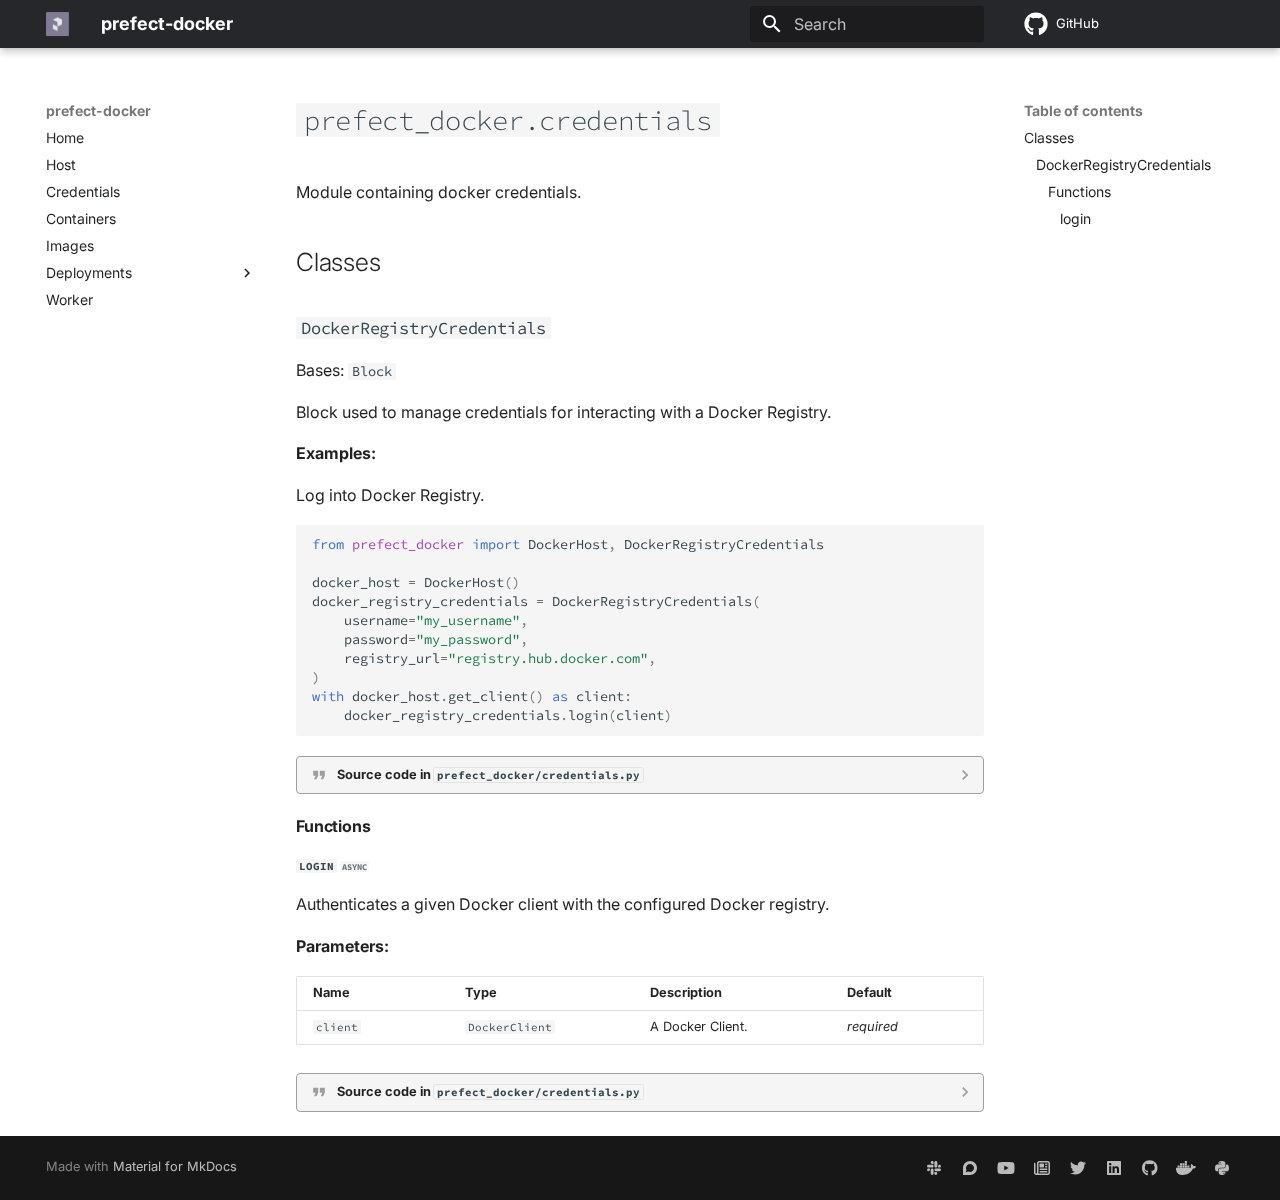
<file: credentials/index.html>
<!doctype html>
<html lang="en" class="no-js">
  <head>
    
      <meta charset="utf-8">
      <meta name="viewport" content="width=device-width,initial-scale=1">
      
      
      
        <link rel="canonical" href="https://PrefectHQ.github.io/prefect-docker/credentials/">
      
      
        <link rel="prev" href="../host/">
      
      
        <link rel="next" href="../containers/">
      
      
      <link rel="icon" href="../img/favicon.ico">
      <meta name="generator" content="mkdocs-1.5.3, mkdocs-material-9.5.12">
    
    
      
        <title>Credentials - prefect-docker</title>
      
    
    
      <link rel="stylesheet" href="../assets/stylesheets/main.7e359304.min.css">
      
        
        <link rel="stylesheet" href="../assets/stylesheets/palette.06af60db.min.css">
      
      


    
    
      
    
    
      
        
        
        <link rel="preconnect" href="https://fonts.gstatic.com" crossorigin>
        <link rel="stylesheet" href="https://fonts.googleapis.com/css?family=Inter:300,300i,400,400i,700,700i%7CSource+Code+Pro:400,400i,700,700i&display=fallback">
        <style>:root{--md-text-font:"Inter";--md-code-font:"Source Code Pro"}</style>
      
    
    
      <link rel="stylesheet" href="../assets/_mkdocstrings.css">
    
      <link rel="stylesheet" href="../stylesheets/extra.css">
    
    <script>__md_scope=new URL("..",location),__md_hash=e=>[...e].reduce((e,_)=>(e<<5)-e+_.charCodeAt(0),0),__md_get=(e,_=localStorage,t=__md_scope)=>JSON.parse(_.getItem(t.pathname+"."+e)),__md_set=(e,_,t=localStorage,a=__md_scope)=>{try{t.setItem(a.pathname+"."+e,JSON.stringify(_))}catch(e){}}</script>
    
      
  


  
  

<script id="__analytics">function __md_analytics(){function n(){dataLayer.push(arguments)}window.dataLayer=window.dataLayer||[],n("js",new Date),n("config","G-8CSMBCQDKN"),document.addEventListener("DOMContentLoaded",function(){document.forms.search&&document.forms.search.query.addEventListener("blur",function(){this.value&&n("event","search",{search_term:this.value})}),document$.subscribe(function(){var a=document.forms.feedback;if(void 0!==a)for(var e of a.querySelectorAll("[type=submit]"))e.addEventListener("click",function(e){e.preventDefault();var t=document.location.pathname,e=this.getAttribute("data-md-value");n("event","feedback",{page:t,data:e}),a.firstElementChild.disabled=!0;e=a.querySelector(".md-feedback__note [data-md-value='"+e+"']");e&&(e.hidden=!1)}),a.hidden=!1}),location$.subscribe(function(e){n("config","G-8CSMBCQDKN",{page_path:e.pathname})})});var e=document.createElement("script");e.async=!0,e.src="https://www.googletagmanager.com/gtag/js?id=G-8CSMBCQDKN",document.getElementById("__analytics").insertAdjacentElement("afterEnd",e)}</script>
  
    <script>"undefined"!=typeof __md_analytics&&__md_analytics()</script>
  

    
    
    
  </head>
  
  
    
    
    
    
    
    <body dir="ltr" data-md-color-scheme="default" data-md-color-primary="blue" data-md-color-accent="blue">
  
    
    <input class="md-toggle" data-md-toggle="drawer" type="checkbox" id="__drawer" autocomplete="off">
    <input class="md-toggle" data-md-toggle="search" type="checkbox" id="__search" autocomplete="off">
    <label class="md-overlay" for="__drawer"></label>
    <div data-md-component="skip">
      
        
        <a href="#prefect_docker.credentials" class="md-skip">
          Skip to content
        </a>
      
    </div>
    <div data-md-component="announce">
      
    </div>
    
    
      

  

<header class="md-header md-header--shadow" data-md-component="header">
  <nav class="md-header__inner md-grid" aria-label="Header">
    <a href=".." title="prefect-docker" class="md-header__button md-logo" aria-label="prefect-docker" data-md-component="logo">
      
  <img src="../img/prefect-logo-mark.png" alt="logo">

    </a>
    <label class="md-header__button md-icon" for="__drawer">
      
      <svg xmlns="http://www.w3.org/2000/svg" viewBox="0 0 24 24"><path d="M3 6h18v2H3V6m0 5h18v2H3v-2m0 5h18v2H3v-2Z"/></svg>
    </label>
    <div class="md-header__title" data-md-component="header-title">
      <div class="md-header__ellipsis">
        <div class="md-header__topic">
          <span class="md-ellipsis">
            prefect-docker
          </span>
        </div>
        <div class="md-header__topic" data-md-component="header-topic">
          <span class="md-ellipsis">
            
              Credentials
            
          </span>
        </div>
      </div>
    </div>
    
      
    
    
    
    
      <label class="md-header__button md-icon" for="__search">
        
        <svg xmlns="http://www.w3.org/2000/svg" viewBox="0 0 24 24"><path d="M9.5 3A6.5 6.5 0 0 1 16 9.5c0 1.61-.59 3.09-1.56 4.23l.27.27h.79l5 5-1.5 1.5-5-5v-.79l-.27-.27A6.516 6.516 0 0 1 9.5 16 6.5 6.5 0 0 1 3 9.5 6.5 6.5 0 0 1 9.5 3m0 2C7 5 5 7 5 9.5S7 14 9.5 14 14 12 14 9.5 12 5 9.5 5Z"/></svg>
      </label>
      <div class="md-search" data-md-component="search" role="dialog">
  <label class="md-search__overlay" for="__search"></label>
  <div class="md-search__inner" role="search">
    <form class="md-search__form" name="search">
      <input type="text" class="md-search__input" name="query" aria-label="Search" placeholder="Search" autocapitalize="off" autocorrect="off" autocomplete="off" spellcheck="false" data-md-component="search-query" required>
      <label class="md-search__icon md-icon" for="__search">
        
        <svg xmlns="http://www.w3.org/2000/svg" viewBox="0 0 24 24"><path d="M9.5 3A6.5 6.5 0 0 1 16 9.5c0 1.61-.59 3.09-1.56 4.23l.27.27h.79l5 5-1.5 1.5-5-5v-.79l-.27-.27A6.516 6.516 0 0 1 9.5 16 6.5 6.5 0 0 1 3 9.5 6.5 6.5 0 0 1 9.5 3m0 2C7 5 5 7 5 9.5S7 14 9.5 14 14 12 14 9.5 12 5 9.5 5Z"/></svg>
        
        <svg xmlns="http://www.w3.org/2000/svg" viewBox="0 0 24 24"><path d="M20 11v2H8l5.5 5.5-1.42 1.42L4.16 12l7.92-7.92L13.5 5.5 8 11h12Z"/></svg>
      </label>
      <nav class="md-search__options" aria-label="Search">
        
        <button type="reset" class="md-search__icon md-icon" title="Clear" aria-label="Clear" tabindex="-1">
          
          <svg xmlns="http://www.w3.org/2000/svg" viewBox="0 0 24 24"><path d="M19 6.41 17.59 5 12 10.59 6.41 5 5 6.41 10.59 12 5 17.59 6.41 19 12 13.41 17.59 19 19 17.59 13.41 12 19 6.41Z"/></svg>
        </button>
      </nav>
      
    </form>
    <div class="md-search__output">
      <div class="md-search__scrollwrap" data-md-scrollfix>
        <div class="md-search-result" data-md-component="search-result">
          <div class="md-search-result__meta">
            Initializing search
          </div>
          <ol class="md-search-result__list" role="presentation"></ol>
        </div>
      </div>
    </div>
  </div>
</div>
    
    
      <div class="md-header__source">
        <a href="https://github.com/PrefectHQ/prefect-docker" title="Go to repository" class="md-source" data-md-component="source">
  <div class="md-source__icon md-icon">
    
    <svg xmlns="http://www.w3.org/2000/svg" viewBox="0 0 496 512"><!--! Font Awesome Free 6.5.1 by @fontawesome - https://fontawesome.com License - https://fontawesome.com/license/free (Icons: CC BY 4.0, Fonts: SIL OFL 1.1, Code: MIT License) Copyright 2023 Fonticons, Inc.--><path d="M165.9 397.4c0 2-2.3 3.6-5.2 3.6-3.3.3-5.6-1.3-5.6-3.6 0-2 2.3-3.6 5.2-3.6 3-.3 5.6 1.3 5.6 3.6zm-31.1-4.5c-.7 2 1.3 4.3 4.3 4.9 2.6 1 5.6 0 6.2-2s-1.3-4.3-4.3-5.2c-2.6-.7-5.5.3-6.2 2.3zm44.2-1.7c-2.9.7-4.9 2.6-4.6 4.9.3 2 2.9 3.3 5.9 2.6 2.9-.7 4.9-2.6 4.6-4.6-.3-1.9-3-3.2-5.9-2.9zM244.8 8C106.1 8 0 113.3 0 252c0 110.9 69.8 205.8 169.5 239.2 12.8 2.3 17.3-5.6 17.3-12.1 0-6.2-.3-40.4-.3-61.4 0 0-70 15-84.7-29.8 0 0-11.4-29.1-27.8-36.6 0 0-22.9-15.7 1.6-15.4 0 0 24.9 2 38.6 25.8 21.9 38.6 58.6 27.5 72.9 20.9 2.3-16 8.8-27.1 16-33.7-55.9-6.2-112.3-14.3-112.3-110.5 0-27.5 7.6-41.3 23.6-58.9-2.6-6.5-11.1-33.3 2.6-67.9 20.9-6.5 69 27 69 27 20-5.6 41.5-8.5 62.8-8.5s42.8 2.9 62.8 8.5c0 0 48.1-33.6 69-27 13.7 34.7 5.2 61.4 2.6 67.9 16 17.7 25.8 31.5 25.8 58.9 0 96.5-58.9 104.2-114.8 110.5 9.2 7.9 17 22.9 17 46.4 0 33.7-.3 75.4-.3 83.6 0 6.5 4.6 14.4 17.3 12.1C428.2 457.8 496 362.9 496 252 496 113.3 383.5 8 244.8 8zM97.2 352.9c-1.3 1-1 3.3.7 5.2 1.6 1.6 3.9 2.3 5.2 1 1.3-1 1-3.3-.7-5.2-1.6-1.6-3.9-2.3-5.2-1zm-10.8-8.1c-.7 1.3.3 2.9 2.3 3.9 1.6 1 3.6.7 4.3-.7.7-1.3-.3-2.9-2.3-3.9-2-.6-3.6-.3-4.3.7zm32.4 35.6c-1.6 1.3-1 4.3 1.3 6.2 2.3 2.3 5.2 2.6 6.5 1 1.3-1.3.7-4.3-1.3-6.2-2.2-2.3-5.2-2.6-6.5-1zm-11.4-14.7c-1.6 1-1.6 3.6 0 5.9 1.6 2.3 4.3 3.3 5.6 2.3 1.6-1.3 1.6-3.9 0-6.2-1.4-2.3-4-3.3-5.6-2z"/></svg>
  </div>
  <div class="md-source__repository">
    GitHub
  </div>
</a>
      </div>
    
  </nav>
  
</header>
    
    <div class="md-container" data-md-component="container">
      
      
        
          
        
      
      <main class="md-main" data-md-component="main">
        <div class="md-main__inner md-grid">
          
            
              
              <div class="md-sidebar md-sidebar--primary" data-md-component="sidebar" data-md-type="navigation" >
                <div class="md-sidebar__scrollwrap">
                  <div class="md-sidebar__inner">
                    



<nav class="md-nav md-nav--primary" aria-label="Navigation" data-md-level="0">
  <label class="md-nav__title" for="__drawer">
    <a href=".." title="prefect-docker" class="md-nav__button md-logo" aria-label="prefect-docker" data-md-component="logo">
      
  <img src="../img/prefect-logo-mark.png" alt="logo">

    </a>
    prefect-docker
  </label>
  
    <div class="md-nav__source">
      <a href="https://github.com/PrefectHQ/prefect-docker" title="Go to repository" class="md-source" data-md-component="source">
  <div class="md-source__icon md-icon">
    
    <svg xmlns="http://www.w3.org/2000/svg" viewBox="0 0 496 512"><!--! Font Awesome Free 6.5.1 by @fontawesome - https://fontawesome.com License - https://fontawesome.com/license/free (Icons: CC BY 4.0, Fonts: SIL OFL 1.1, Code: MIT License) Copyright 2023 Fonticons, Inc.--><path d="M165.9 397.4c0 2-2.3 3.6-5.2 3.6-3.3.3-5.6-1.3-5.6-3.6 0-2 2.3-3.6 5.2-3.6 3-.3 5.6 1.3 5.6 3.6zm-31.1-4.5c-.7 2 1.3 4.3 4.3 4.9 2.6 1 5.6 0 6.2-2s-1.3-4.3-4.3-5.2c-2.6-.7-5.5.3-6.2 2.3zm44.2-1.7c-2.9.7-4.9 2.6-4.6 4.9.3 2 2.9 3.3 5.9 2.6 2.9-.7 4.9-2.6 4.6-4.6-.3-1.9-3-3.2-5.9-2.9zM244.8 8C106.1 8 0 113.3 0 252c0 110.9 69.8 205.8 169.5 239.2 12.8 2.3 17.3-5.6 17.3-12.1 0-6.2-.3-40.4-.3-61.4 0 0-70 15-84.7-29.8 0 0-11.4-29.1-27.8-36.6 0 0-22.9-15.7 1.6-15.4 0 0 24.9 2 38.6 25.8 21.9 38.6 58.6 27.5 72.9 20.9 2.3-16 8.8-27.1 16-33.7-55.9-6.2-112.3-14.3-112.3-110.5 0-27.5 7.6-41.3 23.6-58.9-2.6-6.5-11.1-33.3 2.6-67.9 20.9-6.5 69 27 69 27 20-5.6 41.5-8.5 62.8-8.5s42.8 2.9 62.8 8.5c0 0 48.1-33.6 69-27 13.7 34.7 5.2 61.4 2.6 67.9 16 17.7 25.8 31.5 25.8 58.9 0 96.5-58.9 104.2-114.8 110.5 9.2 7.9 17 22.9 17 46.4 0 33.7-.3 75.4-.3 83.6 0 6.5 4.6 14.4 17.3 12.1C428.2 457.8 496 362.9 496 252 496 113.3 383.5 8 244.8 8zM97.2 352.9c-1.3 1-1 3.3.7 5.2 1.6 1.6 3.9 2.3 5.2 1 1.3-1 1-3.3-.7-5.2-1.6-1.6-3.9-2.3-5.2-1zm-10.8-8.1c-.7 1.3.3 2.9 2.3 3.9 1.6 1 3.6.7 4.3-.7.7-1.3-.3-2.9-2.3-3.9-2-.6-3.6-.3-4.3.7zm32.4 35.6c-1.6 1.3-1 4.3 1.3 6.2 2.3 2.3 5.2 2.6 6.5 1 1.3-1.3.7-4.3-1.3-6.2-2.2-2.3-5.2-2.6-6.5-1zm-11.4-14.7c-1.6 1-1.6 3.6 0 5.9 1.6 2.3 4.3 3.3 5.6 2.3 1.6-1.3 1.6-3.9 0-6.2-1.4-2.3-4-3.3-5.6-2z"/></svg>
  </div>
  <div class="md-source__repository">
    GitHub
  </div>
</a>
    </div>
  
  <ul class="md-nav__list" data-md-scrollfix>
    
      
      
  
  
  
  
    <li class="md-nav__item">
      <a href=".." class="md-nav__link">
        
  
  <span class="md-ellipsis">
    Home
  </span>
  

      </a>
    </li>
  

    
      
      
  
  
  
  
    <li class="md-nav__item">
      <a href="../host/" class="md-nav__link">
        
  
  <span class="md-ellipsis">
    Host
  </span>
  

      </a>
    </li>
  

    
      
      
  
  
    
  
  
  
    <li class="md-nav__item md-nav__item--active">
      
      <input class="md-nav__toggle md-toggle" type="checkbox" id="__toc">
      
      
        
      
      
        <label class="md-nav__link md-nav__link--active" for="__toc">
          
  
  <span class="md-ellipsis">
    Credentials
  </span>
  

          <span class="md-nav__icon md-icon"></span>
        </label>
      
      <a href="./" class="md-nav__link md-nav__link--active">
        
  
  <span class="md-ellipsis">
    Credentials
  </span>
  

      </a>
      
        

<nav class="md-nav md-nav--secondary" aria-label="Table of contents">
  
  
  
    
  
  
    <label class="md-nav__title" for="__toc">
      <span class="md-nav__icon md-icon"></span>
      Table of contents
    </label>
    <ul class="md-nav__list" data-md-component="toc" data-md-scrollfix>
      
        <li class="md-nav__item">
  <a href="#prefect_docker.credentials-classes" class="md-nav__link">
    <span class="md-ellipsis">
      Classes
    </span>
  </a>
  
    <nav class="md-nav" aria-label="Classes">
      <ul class="md-nav__list">
        
          <li class="md-nav__item">
  <a href="#prefect_docker.credentials.DockerRegistryCredentials" class="md-nav__link">
    <span class="md-ellipsis">
      DockerRegistryCredentials
    </span>
  </a>
  
    <nav class="md-nav" aria-label="DockerRegistryCredentials">
      <ul class="md-nav__list">
        
          <li class="md-nav__item">
  <a href="#prefect_docker.credentials.DockerRegistryCredentials-functions" class="md-nav__link">
    <span class="md-ellipsis">
      Functions
    </span>
  </a>
  
    <nav class="md-nav" aria-label="Functions">
      <ul class="md-nav__list">
        
          <li class="md-nav__item">
  <a href="#prefect_docker.credentials.DockerRegistryCredentials.login" class="md-nav__link">
    <span class="md-ellipsis">
      login
    </span>
  </a>
  
</li>
        
      </ul>
    </nav>
  
</li>
        
      </ul>
    </nav>
  
</li>
        
      </ul>
    </nav>
  
</li>
      
    </ul>
  
</nav>
      
    </li>
  

    
      
      
  
  
  
  
    <li class="md-nav__item">
      <a href="../containers/" class="md-nav__link">
        
  
  <span class="md-ellipsis">
    Containers
  </span>
  

      </a>
    </li>
  

    
      
      
  
  
  
  
    <li class="md-nav__item">
      <a href="../images/" class="md-nav__link">
        
  
  <span class="md-ellipsis">
    Images
  </span>
  

      </a>
    </li>
  

    
      
      
  
  
  
  
    
    
    
    
    <li class="md-nav__item md-nav__item--nested">
      
        
        
        <input class="md-nav__toggle md-toggle " type="checkbox" id="__nav_6" >
        
          
          <label class="md-nav__link" for="__nav_6" id="__nav_6_label" tabindex="0">
            
  
  <span class="md-ellipsis">
    Deployments
  </span>
  

            <span class="md-nav__icon md-icon"></span>
          </label>
        
        <nav class="md-nav" data-md-level="1" aria-labelledby="__nav_6_label" aria-expanded="false">
          <label class="md-nav__title" for="__nav_6">
            <span class="md-nav__icon md-icon"></span>
            Deployments
          </label>
          <ul class="md-nav__list" data-md-scrollfix>
            
              
                
  
  
  
  
    <li class="md-nav__item">
      <a href="../deployments/steps/" class="md-nav__link">
        
  
  <span class="md-ellipsis">
    Steps
  </span>
  

      </a>
    </li>
  

              
            
          </ul>
        </nav>
      
    </li>
  

    
      
      
  
  
  
  
    <li class="md-nav__item">
      <a href="../worker/" class="md-nav__link">
        
  
  <span class="md-ellipsis">
    Worker
  </span>
  

      </a>
    </li>
  

    
  </ul>
</nav>
                  </div>
                </div>
              </div>
            
            
              
              <div class="md-sidebar md-sidebar--secondary" data-md-component="sidebar" data-md-type="toc" >
                <div class="md-sidebar__scrollwrap">
                  <div class="md-sidebar__inner">
                    

<nav class="md-nav md-nav--secondary" aria-label="Table of contents">
  
  
  
    
  
  
    <label class="md-nav__title" for="__toc">
      <span class="md-nav__icon md-icon"></span>
      Table of contents
    </label>
    <ul class="md-nav__list" data-md-component="toc" data-md-scrollfix>
      
        <li class="md-nav__item">
  <a href="#prefect_docker.credentials-classes" class="md-nav__link">
    <span class="md-ellipsis">
      Classes
    </span>
  </a>
  
    <nav class="md-nav" aria-label="Classes">
      <ul class="md-nav__list">
        
          <li class="md-nav__item">
  <a href="#prefect_docker.credentials.DockerRegistryCredentials" class="md-nav__link">
    <span class="md-ellipsis">
      DockerRegistryCredentials
    </span>
  </a>
  
    <nav class="md-nav" aria-label="DockerRegistryCredentials">
      <ul class="md-nav__list">
        
          <li class="md-nav__item">
  <a href="#prefect_docker.credentials.DockerRegistryCredentials-functions" class="md-nav__link">
    <span class="md-ellipsis">
      Functions
    </span>
  </a>
  
    <nav class="md-nav" aria-label="Functions">
      <ul class="md-nav__list">
        
          <li class="md-nav__item">
  <a href="#prefect_docker.credentials.DockerRegistryCredentials.login" class="md-nav__link">
    <span class="md-ellipsis">
      login
    </span>
  </a>
  
</li>
        
      </ul>
    </nav>
  
</li>
        
      </ul>
    </nav>
  
</li>
        
      </ul>
    </nav>
  
</li>
      
    </ul>
  
</nav>
                  </div>
                </div>
              </div>
            
          
          
            <div class="md-content" data-md-component="content">
              <article class="md-content__inner md-typeset">
                
                  

  
  


<div class="doc doc-object doc-module">



<h1 id="prefect_docker.credentials" class="doc doc-heading">
          <code>prefect_docker.credentials</code>


</h1>

  <div class="doc doc-contents first">
  
      <p>Module containing docker credentials.</p>

  

  <div class="doc doc-children">






<h2 id="prefect_docker.credentials-classes">Classes</h2>

<div class="doc doc-object doc-class">



<h3 id="prefect_docker.credentials.DockerRegistryCredentials" class="doc doc-heading">
          <code>DockerRegistryCredentials</code>


</h3>


  <div class="doc doc-contents ">
          <p class="doc doc-class-bases">
            Bases: <code><span title="prefect.blocks.core.Block">Block</span></code></p>

  
      <p>Block used to manage credentials for interacting with a Docker Registry.</p>



<p><strong>Examples:</strong></p>
    <p>Log into Docker Registry.
<div class="highlight"><pre><span></span><code><span class="kn">from</span> <span class="nn">prefect_docker</span> <span class="kn">import</span> <span class="n">DockerHost</span><span class="p">,</span> <span class="n">DockerRegistryCredentials</span>

<span class="n">docker_host</span> <span class="o">=</span> <span class="n">DockerHost</span><span class="p">()</span>
<span class="n">docker_registry_credentials</span> <span class="o">=</span> <span class="n">DockerRegistryCredentials</span><span class="p">(</span>
    <span class="n">username</span><span class="o">=</span><span class="s2">&quot;my_username&quot;</span><span class="p">,</span>
    <span class="n">password</span><span class="o">=</span><span class="s2">&quot;my_password&quot;</span><span class="p">,</span>
    <span class="n">registry_url</span><span class="o">=</span><span class="s2">&quot;registry.hub.docker.com&quot;</span><span class="p">,</span>
<span class="p">)</span>
<span class="k">with</span> <span class="n">docker_host</span><span class="o">.</span><span class="n">get_client</span><span class="p">()</span> <span class="k">as</span> <span class="n">client</span><span class="p">:</span>
    <span class="n">docker_registry_credentials</span><span class="o">.</span><span class="n">login</span><span class="p">(</span><span class="n">client</span><span class="p">)</span>
</code></pre></div></p>

            <details class="quote">
              <summary>Source code in <code>prefect_docker/credentials.py</code></summary>
              <div class="highlight"><table class="highlighttable"><tr><td class="linenos"><div class="linenodiv"><pre><span></span><span class="normal">14</span>
<span class="normal">15</span>
<span class="normal">16</span>
<span class="normal">17</span>
<span class="normal">18</span>
<span class="normal">19</span>
<span class="normal">20</span>
<span class="normal">21</span>
<span class="normal">22</span>
<span class="normal">23</span>
<span class="normal">24</span>
<span class="normal">25</span>
<span class="normal">26</span>
<span class="normal">27</span>
<span class="normal">28</span>
<span class="normal">29</span>
<span class="normal">30</span>
<span class="normal">31</span>
<span class="normal">32</span>
<span class="normal">33</span>
<span class="normal">34</span>
<span class="normal">35</span>
<span class="normal">36</span>
<span class="normal">37</span>
<span class="normal">38</span>
<span class="normal">39</span>
<span class="normal">40</span>
<span class="normal">41</span>
<span class="normal">42</span>
<span class="normal">43</span>
<span class="normal">44</span>
<span class="normal">45</span>
<span class="normal">46</span>
<span class="normal">47</span>
<span class="normal">48</span>
<span class="normal">49</span>
<span class="normal">50</span>
<span class="normal">51</span>
<span class="normal">52</span>
<span class="normal">53</span>
<span class="normal">54</span>
<span class="normal">55</span>
<span class="normal">56</span>
<span class="normal">57</span>
<span class="normal">58</span>
<span class="normal">59</span>
<span class="normal">60</span>
<span class="normal">61</span>
<span class="normal">62</span>
<span class="normal">63</span>
<span class="normal">64</span>
<span class="normal">65</span>
<span class="normal">66</span>
<span class="normal">67</span>
<span class="normal">68</span>
<span class="normal">69</span>
<span class="normal">70</span>
<span class="normal">71</span>
<span class="normal">72</span>
<span class="normal">73</span></pre></div></td><td class="code"><div><pre><span></span><code><span class="k">class</span> <span class="nc">DockerRegistryCredentials</span><span class="p">(</span><span class="n">Block</span><span class="p">):</span>
<span class="w">    </span><span class="sd">&quot;&quot;&quot;</span>
<span class="sd">    Block used to manage credentials for interacting with a Docker Registry.</span>

<span class="sd">    Examples:</span>
<span class="sd">        Log into Docker Registry.</span>
<span class="sd">        ```python</span>
<span class="sd">        from prefect_docker import DockerHost, DockerRegistryCredentials</span>

<span class="sd">        docker_host = DockerHost()</span>
<span class="sd">        docker_registry_credentials = DockerRegistryCredentials(</span>
<span class="sd">            username=&quot;my_username&quot;,</span>
<span class="sd">            password=&quot;my_password&quot;,</span>
<span class="sd">            registry_url=&quot;registry.hub.docker.com&quot;,</span>
<span class="sd">        )</span>
<span class="sd">        with docker_host.get_client() as client:</span>
<span class="sd">            docker_registry_credentials.login(client)</span>
<span class="sd">        ```</span>
<span class="sd">    &quot;&quot;&quot;</span>

    <span class="n">_block_type_name</span> <span class="o">=</span> <span class="s2">&quot;Docker Registry Credentials&quot;</span>
    <span class="n">_logo_url</span> <span class="o">=</span> <span class="s2">&quot;https://cdn.sanity.io/images/3ugk85nk/production/14a315b79990200db7341e42553e23650b34bb96-250x250.png&quot;</span>  <span class="c1"># noqa</span>
    <span class="n">_description</span> <span class="o">=</span> <span class="s2">&quot;Store credentials for interacting with a Docker Registry.&quot;</span>

    <span class="n">username</span><span class="p">:</span> <span class="nb">str</span> <span class="o">=</span> <span class="n">Field</span><span class="p">(</span>
        <span class="n">default</span><span class="o">=...</span><span class="p">,</span> <span class="n">description</span><span class="o">=</span><span class="s2">&quot;The username to log into the registry with.&quot;</span>
    <span class="p">)</span>
    <span class="n">password</span><span class="p">:</span> <span class="n">SecretStr</span> <span class="o">=</span> <span class="n">Field</span><span class="p">(</span>
        <span class="n">default</span><span class="o">=...</span><span class="p">,</span> <span class="n">description</span><span class="o">=</span><span class="s2">&quot;The password to log into the registry with.&quot;</span>
    <span class="p">)</span>
    <span class="n">registry_url</span><span class="p">:</span> <span class="nb">str</span> <span class="o">=</span> <span class="n">Field</span><span class="p">(</span>
        <span class="n">default</span><span class="o">=...</span><span class="p">,</span>
        <span class="n">description</span><span class="o">=</span><span class="p">(</span>
            <span class="s1">&#39;The URL to the registry. Generally, &quot;http&quot; or &quot;https&quot; can be omitted.&#39;</span>
        <span class="p">),</span>
        <span class="n">example</span><span class="o">=</span><span class="s2">&quot;index.docker.io&quot;</span><span class="p">,</span>
    <span class="p">)</span>
    <span class="n">reauth</span><span class="p">:</span> <span class="nb">bool</span> <span class="o">=</span> <span class="n">Field</span><span class="p">(</span>
        <span class="n">default</span><span class="o">=</span><span class="kc">True</span><span class="p">,</span>
        <span class="n">description</span><span class="o">=</span><span class="s2">&quot;Whether or not to reauthenticate on each interaction.&quot;</span><span class="p">,</span>
    <span class="p">)</span>

    <span class="k">async</span> <span class="k">def</span> <span class="nf">login</span><span class="p">(</span><span class="bp">self</span><span class="p">,</span> <span class="n">client</span><span class="p">:</span> <span class="n">docker</span><span class="o">.</span><span class="n">DockerClient</span><span class="p">):</span>
<span class="w">        </span><span class="sd">&quot;&quot;&quot;</span>
<span class="sd">        Authenticates a given Docker client with the configured Docker registry.</span>

<span class="sd">        Args:</span>
<span class="sd">            client: A Docker Client.</span>
<span class="sd">        &quot;&quot;&quot;</span>
        <span class="n">logger</span> <span class="o">=</span> <span class="n">get_run_logger</span><span class="p">()</span>
        <span class="n">logger</span><span class="o">.</span><span class="n">debug</span><span class="p">(</span><span class="sa">f</span><span class="s2">&quot;Logging into </span><span class="si">{</span><span class="bp">self</span><span class="o">.</span><span class="n">registry_url</span><span class="si">}</span><span class="s2">.&quot;</span><span class="p">)</span>
        <span class="k">await</span> <span class="n">run_sync_in_worker_thread</span><span class="p">(</span>
            <span class="n">client</span><span class="o">.</span><span class="n">login</span><span class="p">,</span>
            <span class="n">username</span><span class="o">=</span><span class="bp">self</span><span class="o">.</span><span class="n">username</span><span class="p">,</span>
            <span class="n">password</span><span class="o">=</span><span class="bp">self</span><span class="o">.</span><span class="n">password</span><span class="o">.</span><span class="n">get_secret_value</span><span class="p">(),</span>
            <span class="n">registry</span><span class="o">=</span><span class="bp">self</span><span class="o">.</span><span class="n">registry_url</span><span class="p">,</span>
            <span class="c1"># See https://github.com/docker/docker-py/issues/2256 for information on</span>
            <span class="c1"># the default value for reauth.</span>
            <span class="n">reauth</span><span class="o">=</span><span class="bp">self</span><span class="o">.</span><span class="n">reauth</span><span class="p">,</span>
        <span class="p">)</span>
</code></pre></div></td></tr></table></div>
            </details>

  

  <div class="doc doc-children">







<h4 id="prefect_docker.credentials.DockerRegistryCredentials-functions">Functions</h4>


<div class="doc doc-object doc-function">



<h5 id="prefect_docker.credentials.DockerRegistryCredentials.login" class="doc doc-heading">
          <code class="highlight language-python"><span class="n">login</span></code>
  
  <span class="doc doc-labels">
      <small class="doc doc-label doc-label-async"><code>async</code></small>
  </span>

</h5>


  <div class="doc doc-contents ">
  
      <p>Authenticates a given Docker client with the configured Docker registry.</p>



  <p><strong>Parameters:</strong></p>
  <table>
    <thead>
      <tr>
        <th>Name</th>
        <th>Type</th>
        <th>Description</th>
        <th>Default</th>
      </tr>
    </thead>
    <tbody>
        <tr>
          <td><code>client</code></td>
          <td>
                <code><span title="docker.DockerClient">DockerClient</span></code>
          </td>
          <td>
            <div class="doc-md-description">
              <p>A Docker Client.</p>
            </div>
          </td>
          <td>
              <em>required</em>
          </td>
        </tr>
    </tbody>
  </table>

          <details class="quote">
            <summary>Source code in <code>prefect_docker/credentials.py</code></summary>
            <div class="highlight"><table class="highlighttable"><tr><td class="linenos"><div class="linenodiv"><pre><span></span><span class="normal">56</span>
<span class="normal">57</span>
<span class="normal">58</span>
<span class="normal">59</span>
<span class="normal">60</span>
<span class="normal">61</span>
<span class="normal">62</span>
<span class="normal">63</span>
<span class="normal">64</span>
<span class="normal">65</span>
<span class="normal">66</span>
<span class="normal">67</span>
<span class="normal">68</span>
<span class="normal">69</span>
<span class="normal">70</span>
<span class="normal">71</span>
<span class="normal">72</span>
<span class="normal">73</span></pre></div></td><td class="code"><div><pre><span></span><code><span class="k">async</span> <span class="k">def</span> <span class="nf">login</span><span class="p">(</span><span class="bp">self</span><span class="p">,</span> <span class="n">client</span><span class="p">:</span> <span class="n">docker</span><span class="o">.</span><span class="n">DockerClient</span><span class="p">):</span>
<span class="w">    </span><span class="sd">&quot;&quot;&quot;</span>
<span class="sd">    Authenticates a given Docker client with the configured Docker registry.</span>

<span class="sd">    Args:</span>
<span class="sd">        client: A Docker Client.</span>
<span class="sd">    &quot;&quot;&quot;</span>
    <span class="n">logger</span> <span class="o">=</span> <span class="n">get_run_logger</span><span class="p">()</span>
    <span class="n">logger</span><span class="o">.</span><span class="n">debug</span><span class="p">(</span><span class="sa">f</span><span class="s2">&quot;Logging into </span><span class="si">{</span><span class="bp">self</span><span class="o">.</span><span class="n">registry_url</span><span class="si">}</span><span class="s2">.&quot;</span><span class="p">)</span>
    <span class="k">await</span> <span class="n">run_sync_in_worker_thread</span><span class="p">(</span>
        <span class="n">client</span><span class="o">.</span><span class="n">login</span><span class="p">,</span>
        <span class="n">username</span><span class="o">=</span><span class="bp">self</span><span class="o">.</span><span class="n">username</span><span class="p">,</span>
        <span class="n">password</span><span class="o">=</span><span class="bp">self</span><span class="o">.</span><span class="n">password</span><span class="o">.</span><span class="n">get_secret_value</span><span class="p">(),</span>
        <span class="n">registry</span><span class="o">=</span><span class="bp">self</span><span class="o">.</span><span class="n">registry_url</span><span class="p">,</span>
        <span class="c1"># See https://github.com/docker/docker-py/issues/2256 for information on</span>
        <span class="c1"># the default value for reauth.</span>
        <span class="n">reauth</span><span class="o">=</span><span class="bp">self</span><span class="o">.</span><span class="n">reauth</span><span class="p">,</span>
    <span class="p">)</span>
</code></pre></div></td></tr></table></div>
          </details>
  </div>

</div>



  </div>

  </div>


</div>




  </div>

  </div>

</div>









  




                
              </article>
            </div>
          
          
<script>var target=document.getElementById(location.hash.slice(1));target&&target.name&&(target.checked=target.name.startsWith("__tabbed_"))</script>
        </div>
        
      </main>
      
        <footer class="md-footer">
  
  <div class="md-footer-meta md-typeset">
    <div class="md-footer-meta__inner md-grid">
      <div class="md-copyright">
  
  
    Made with
    <a href="https://squidfunk.github.io/mkdocs-material/" target="_blank" rel="noopener">
      Material for MkDocs
    </a>
  
</div>
      
        <div class="md-social">
  
    
    
    
    
      
      
    
    <a href="https://www.prefect.io/slack/" target="_blank" rel="noopener" title="www.prefect.io" class="md-social__link">
      <svg xmlns="http://www.w3.org/2000/svg" viewBox="0 0 448 512"><!--! Font Awesome Free 6.5.1 by @fontawesome - https://fontawesome.com License - https://fontawesome.com/license/free (Icons: CC BY 4.0, Fonts: SIL OFL 1.1, Code: MIT License) Copyright 2023 Fonticons, Inc.--><path d="M94.12 315.1c0 25.9-21.16 47.06-47.06 47.06S0 341 0 315.1c0-25.9 21.16-47.06 47.06-47.06h47.06v47.06zm23.72 0c0-25.9 21.16-47.06 47.06-47.06s47.06 21.16 47.06 47.06v117.84c0 25.9-21.16 47.06-47.06 47.06s-47.06-21.16-47.06-47.06V315.1zm47.06-188.98c-25.9 0-47.06-21.16-47.06-47.06S139 32 164.9 32s47.06 21.16 47.06 47.06v47.06H164.9zm0 23.72c25.9 0 47.06 21.16 47.06 47.06s-21.16 47.06-47.06 47.06H47.06C21.16 243.96 0 222.8 0 196.9s21.16-47.06 47.06-47.06H164.9zm188.98 47.06c0-25.9 21.16-47.06 47.06-47.06 25.9 0 47.06 21.16 47.06 47.06s-21.16 47.06-47.06 47.06h-47.06V196.9zm-23.72 0c0 25.9-21.16 47.06-47.06 47.06-25.9 0-47.06-21.16-47.06-47.06V79.06c0-25.9 21.16-47.06 47.06-47.06 25.9 0 47.06 21.16 47.06 47.06V196.9zM283.1 385.88c25.9 0 47.06 21.16 47.06 47.06 0 25.9-21.16 47.06-47.06 47.06-25.9 0-47.06-21.16-47.06-47.06v-47.06h47.06zm0-23.72c-25.9 0-47.06-21.16-47.06-47.06 0-25.9 21.16-47.06 47.06-47.06h117.84c25.9 0 47.06 21.16 47.06 47.06 0 25.9-21.16 47.06-47.06 47.06H283.1z"/></svg>
    </a>
  
    
    
    
    
      
      
    
    <a href="https://discourse.prefect.io/" target="_blank" rel="noopener" title="discourse.prefect.io" class="md-social__link">
      <svg xmlns="http://www.w3.org/2000/svg" viewBox="0 0 448 512"><!--! Font Awesome Free 6.5.1 by @fontawesome - https://fontawesome.com License - https://fontawesome.com/license/free (Icons: CC BY 4.0, Fonts: SIL OFL 1.1, Code: MIT License) Copyright 2023 Fonticons, Inc.--><path d="M225.9 32C103.3 32 0 130.5 0 252.1 0 256 .1 480 .1 480l225.8-.2c122.7 0 222.1-102.3 222.1-223.9C448 134.3 348.6 32 225.9 32zM224 384c-19.4 0-37.9-4.3-54.4-12.1L88.5 392l22.9-75c-9.8-18.1-15.4-38.9-15.4-61 0-70.7 57.3-128 128-128s128 57.3 128 128-57.3 128-128 128z"/></svg>
    </a>
  
    
    
    
    
      
      
    
    <a href="https://www.youtube.com/c/PrefectIO/videos" target="_blank" rel="noopener" title="www.youtube.com" class="md-social__link">
      <svg xmlns="http://www.w3.org/2000/svg" viewBox="0 0 576 512"><!--! Font Awesome Free 6.5.1 by @fontawesome - https://fontawesome.com License - https://fontawesome.com/license/free (Icons: CC BY 4.0, Fonts: SIL OFL 1.1, Code: MIT License) Copyright 2023 Fonticons, Inc.--><path d="M549.655 124.083c-6.281-23.65-24.787-42.276-48.284-48.597C458.781 64 288 64 288 64S117.22 64 74.629 75.486c-23.497 6.322-42.003 24.947-48.284 48.597-11.412 42.867-11.412 132.305-11.412 132.305s0 89.438 11.412 132.305c6.281 23.65 24.787 41.5 48.284 47.821C117.22 448 288 448 288 448s170.78 0 213.371-11.486c23.497-6.321 42.003-24.171 48.284-47.821 11.412-42.867 11.412-132.305 11.412-132.305s0-89.438-11.412-132.305zm-317.51 213.508V175.185l142.739 81.205-142.739 81.201z"/></svg>
    </a>
  
    
    
    
    
      
      
    
    <a href="https://prefect.io/guide/" target="_blank" rel="noopener" title="prefect.io" class="md-social__link">
      <svg xmlns="http://www.w3.org/2000/svg" viewBox="0 0 512 512"><!--! Font Awesome Free 6.5.1 by @fontawesome - https://fontawesome.com License - https://fontawesome.com/license/free (Icons: CC BY 4.0, Fonts: SIL OFL 1.1, Code: MIT License) Copyright 2023 Fonticons, Inc.--><path d="M168 80c-13.3 0-24 10.7-24 24v304c0 8.4-1.4 16.5-4.1 24H440c13.3 0 24-10.7 24-24V104c0-13.3-10.7-24-24-24H168zM72 480c-39.8 0-72-32.2-72-72V112c0-13.3 10.7-24 24-24s24 10.7 24 24v296c0 13.3 10.7 24 24 24s24-10.7 24-24V104c0-39.8 32.2-72 72-72h272c39.8 0 72 32.2 72 72v304c0 39.8-32.2 72-72 72H72zm104-344c0-13.3 10.7-24 24-24h96c13.3 0 24 10.7 24 24v80c0 13.3-10.7 24-24 24h-96c-13.3 0-24-10.7-24-24v-80zm200-24h32c13.3 0 24 10.7 24 24s-10.7 24-24 24h-32c-13.3 0-24-10.7-24-24s10.7-24 24-24zm0 80h32c13.3 0 24 10.7 24 24s-10.7 24-24 24h-32c-13.3 0-24-10.7-24-24s10.7-24 24-24zm-176 80h208c13.3 0 24 10.7 24 24s-10.7 24-24 24H200c-13.3 0-24-10.7-24-24s10.7-24 24-24zm0 80h208c13.3 0 24 10.7 24 24s-10.7 24-24 24H200c-13.3 0-24-10.7-24-24s10.7-24 24-24z"/></svg>
    </a>
  
    
    
    
    
      
      
    
    <a href="https://twitter.com/PrefectIO" target="_blank" rel="noopener" title="twitter.com" class="md-social__link">
      <svg xmlns="http://www.w3.org/2000/svg" viewBox="0 0 512 512"><!--! Font Awesome Free 6.5.1 by @fontawesome - https://fontawesome.com License - https://fontawesome.com/license/free (Icons: CC BY 4.0, Fonts: SIL OFL 1.1, Code: MIT License) Copyright 2023 Fonticons, Inc.--><path d="M459.37 151.716c.325 4.548.325 9.097.325 13.645 0 138.72-105.583 298.558-298.558 298.558-59.452 0-114.68-17.219-161.137-47.106 8.447.974 16.568 1.299 25.34 1.299 49.055 0 94.213-16.568 130.274-44.832-46.132-.975-84.792-31.188-98.112-72.772 6.498.974 12.995 1.624 19.818 1.624 9.421 0 18.843-1.3 27.614-3.573-48.081-9.747-84.143-51.98-84.143-102.985v-1.299c13.969 7.797 30.214 12.67 47.431 13.319-28.264-18.843-46.781-51.005-46.781-87.391 0-19.492 5.197-37.36 14.294-52.954 51.655 63.675 129.3 105.258 216.365 109.807-1.624-7.797-2.599-15.918-2.599-24.04 0-57.828 46.782-104.934 104.934-104.934 30.213 0 57.502 12.67 76.67 33.137 23.715-4.548 46.456-13.32 66.599-25.34-7.798 24.366-24.366 44.833-46.132 57.827 21.117-2.273 41.584-8.122 60.426-16.243-14.292 20.791-32.161 39.308-52.628 54.253z"/></svg>
    </a>
  
    
    
    
    
      
      
    
    <a href="https://www.linkedin.com/company/prefect/" target="_blank" rel="noopener" title="www.linkedin.com" class="md-social__link">
      <svg xmlns="http://www.w3.org/2000/svg" viewBox="0 0 448 512"><!--! Font Awesome Free 6.5.1 by @fontawesome - https://fontawesome.com License - https://fontawesome.com/license/free (Icons: CC BY 4.0, Fonts: SIL OFL 1.1, Code: MIT License) Copyright 2023 Fonticons, Inc.--><path d="M416 32H31.9C14.3 32 0 46.5 0 64.3v383.4C0 465.5 14.3 480 31.9 480H416c17.6 0 32-14.5 32-32.3V64.3c0-17.8-14.4-32.3-32-32.3zM135.4 416H69V202.2h66.5V416zm-33.2-243c-21.3 0-38.5-17.3-38.5-38.5S80.9 96 102.2 96c21.2 0 38.5 17.3 38.5 38.5 0 21.3-17.2 38.5-38.5 38.5zm282.1 243h-66.4V312c0-24.8-.5-56.7-34.5-56.7-34.6 0-39.9 27-39.9 54.9V416h-66.4V202.2h63.7v29.2h.9c8.9-16.8 30.6-34.5 62.9-34.5 67.2 0 79.7 44.3 79.7 101.9V416z"/></svg>
    </a>
  
    
    
    
    
      
      
    
    <a href="https://github.com/PrefectHQ/prefect" target="_blank" rel="noopener" title="github.com" class="md-social__link">
      <svg xmlns="http://www.w3.org/2000/svg" viewBox="0 0 496 512"><!--! Font Awesome Free 6.5.1 by @fontawesome - https://fontawesome.com License - https://fontawesome.com/license/free (Icons: CC BY 4.0, Fonts: SIL OFL 1.1, Code: MIT License) Copyright 2023 Fonticons, Inc.--><path d="M165.9 397.4c0 2-2.3 3.6-5.2 3.6-3.3.3-5.6-1.3-5.6-3.6 0-2 2.3-3.6 5.2-3.6 3-.3 5.6 1.3 5.6 3.6zm-31.1-4.5c-.7 2 1.3 4.3 4.3 4.9 2.6 1 5.6 0 6.2-2s-1.3-4.3-4.3-5.2c-2.6-.7-5.5.3-6.2 2.3zm44.2-1.7c-2.9.7-4.9 2.6-4.6 4.9.3 2 2.9 3.3 5.9 2.6 2.9-.7 4.9-2.6 4.6-4.6-.3-1.9-3-3.2-5.9-2.9zM244.8 8C106.1 8 0 113.3 0 252c0 110.9 69.8 205.8 169.5 239.2 12.8 2.3 17.3-5.6 17.3-12.1 0-6.2-.3-40.4-.3-61.4 0 0-70 15-84.7-29.8 0 0-11.4-29.1-27.8-36.6 0 0-22.9-15.7 1.6-15.4 0 0 24.9 2 38.6 25.8 21.9 38.6 58.6 27.5 72.9 20.9 2.3-16 8.8-27.1 16-33.7-55.9-6.2-112.3-14.3-112.3-110.5 0-27.5 7.6-41.3 23.6-58.9-2.6-6.5-11.1-33.3 2.6-67.9 20.9-6.5 69 27 69 27 20-5.6 41.5-8.5 62.8-8.5s42.8 2.9 62.8 8.5c0 0 48.1-33.6 69-27 13.7 34.7 5.2 61.4 2.6 67.9 16 17.7 25.8 31.5 25.8 58.9 0 96.5-58.9 104.2-114.8 110.5 9.2 7.9 17 22.9 17 46.4 0 33.7-.3 75.4-.3 83.6 0 6.5 4.6 14.4 17.3 12.1C428.2 457.8 496 362.9 496 252 496 113.3 383.5 8 244.8 8zM97.2 352.9c-1.3 1-1 3.3.7 5.2 1.6 1.6 3.9 2.3 5.2 1 1.3-1 1-3.3-.7-5.2-1.6-1.6-3.9-2.3-5.2-1zm-10.8-8.1c-.7 1.3.3 2.9 2.3 3.9 1.6 1 3.6.7 4.3-.7.7-1.3-.3-2.9-2.3-3.9-2-.6-3.6-.3-4.3.7zm32.4 35.6c-1.6 1.3-1 4.3 1.3 6.2 2.3 2.3 5.2 2.6 6.5 1 1.3-1.3.7-4.3-1.3-6.2-2.2-2.3-5.2-2.6-6.5-1zm-11.4-14.7c-1.6 1-1.6 3.6 0 5.9 1.6 2.3 4.3 3.3 5.6 2.3 1.6-1.3 1.6-3.9 0-6.2-1.4-2.3-4-3.3-5.6-2z"/></svg>
    </a>
  
    
    
    
    
      
      
    
    <a href="https://hub.docker.com/r/prefecthq/prefect/" target="_blank" rel="noopener" title="hub.docker.com" class="md-social__link">
      <svg xmlns="http://www.w3.org/2000/svg" viewBox="0 0 640 512"><!--! Font Awesome Free 6.5.1 by @fontawesome - https://fontawesome.com License - https://fontawesome.com/license/free (Icons: CC BY 4.0, Fonts: SIL OFL 1.1, Code: MIT License) Copyright 2023 Fonticons, Inc.--><path d="M349.9 236.3h-66.1v-59.4h66.1v59.4zm0-204.3h-66.1v60.7h66.1V32zm78.2 144.8H362v59.4h66.1v-59.4zm-156.3-72.1h-66.1v60.1h66.1v-60.1zm78.1 0h-66.1v60.1h66.1v-60.1zm276.8 100c-14.4-9.7-47.6-13.2-73.1-8.4-3.3-24-16.7-44.9-41.1-63.7l-14-9.3-9.3 14c-18.4 27.8-23.4 73.6-3.7 103.8-8.7 4.7-25.8 11.1-48.4 10.7H2.4c-8.7 50.8 5.8 116.8 44 162.1 37.1 43.9 92.7 66.2 165.4 66.2 157.4 0 273.9-72.5 328.4-204.2 21.4.4 67.6.1 91.3-45.2 1.5-2.5 6.6-13.2 8.5-17.1l-13.3-8.9zm-511.1-27.9h-66v59.4h66.1v-59.4zm78.1 0h-66.1v59.4h66.1v-59.4zm78.1 0h-66.1v59.4h66.1v-59.4zm-78.1-72.1h-66.1v60.1h66.1v-60.1z"/></svg>
    </a>
  
    
    
    
    
      
      
    
    <a href="https://pypi.org/project/prefect/" target="_blank" rel="noopener" title="pypi.org" class="md-social__link">
      <svg xmlns="http://www.w3.org/2000/svg" viewBox="0 0 448 512"><!--! Font Awesome Free 6.5.1 by @fontawesome - https://fontawesome.com License - https://fontawesome.com/license/free (Icons: CC BY 4.0, Fonts: SIL OFL 1.1, Code: MIT License) Copyright 2023 Fonticons, Inc.--><path d="M439.8 200.5c-7.7-30.9-22.3-54.2-53.4-54.2h-40.1v47.4c0 36.8-31.2 67.8-66.8 67.8H172.7c-29.2 0-53.4 25-53.4 54.3v101.8c0 29 25.2 46 53.4 54.3 33.8 9.9 66.3 11.7 106.8 0 26.9-7.8 53.4-23.5 53.4-54.3v-40.7H226.2v-13.6h160.2c31.1 0 42.6-21.7 53.4-54.2 11.2-33.5 10.7-65.7 0-108.6zM286.2 404c11.1 0 20.1 9.1 20.1 20.3 0 11.3-9 20.4-20.1 20.4-11 0-20.1-9.2-20.1-20.4.1-11.3 9.1-20.3 20.1-20.3zM167.8 248.1h106.8c29.7 0 53.4-24.5 53.4-54.3V91.9c0-29-24.4-50.7-53.4-55.6-35.8-5.9-74.7-5.6-106.8.1-45.2 8-53.4 24.7-53.4 55.6v40.7h106.9v13.6h-147c-31.1 0-58.3 18.7-66.8 54.2-9.8 40.7-10.2 66.1 0 108.6 7.6 31.6 25.7 54.2 56.8 54.2H101v-48.8c0-35.3 30.5-66.4 66.8-66.4zm-6.7-142.6c-11.1 0-20.1-9.1-20.1-20.3.1-11.3 9-20.4 20.1-20.4 11 0 20.1 9.2 20.1 20.4s-9 20.3-20.1 20.3z"/></svg>
    </a>
  
</div>
      
    </div>
  </div>
</footer>
      
    </div>
    <div class="md-dialog" data-md-component="dialog">
      <div class="md-dialog__inner md-typeset"></div>
    </div>
    
    
    <script id="__config" type="application/json">{"base": "..", "features": [], "search": "../assets/javascripts/workers/search.b8dbb3d2.min.js", "translations": {"clipboard.copied": "Copied to clipboard", "clipboard.copy": "Copy to clipboard", "search.result.more.one": "1 more on this page", "search.result.more.other": "# more on this page", "search.result.none": "No matching documents", "search.result.one": "1 matching document", "search.result.other": "# matching documents", "search.result.placeholder": "Type to start searching", "search.result.term.missing": "Missing", "select.version": "Select version"}}</script>
    
    
      <script src="../assets/javascripts/bundle.c8d2eff1.min.js"></script>
      
    
  </body>
</html>
</file>
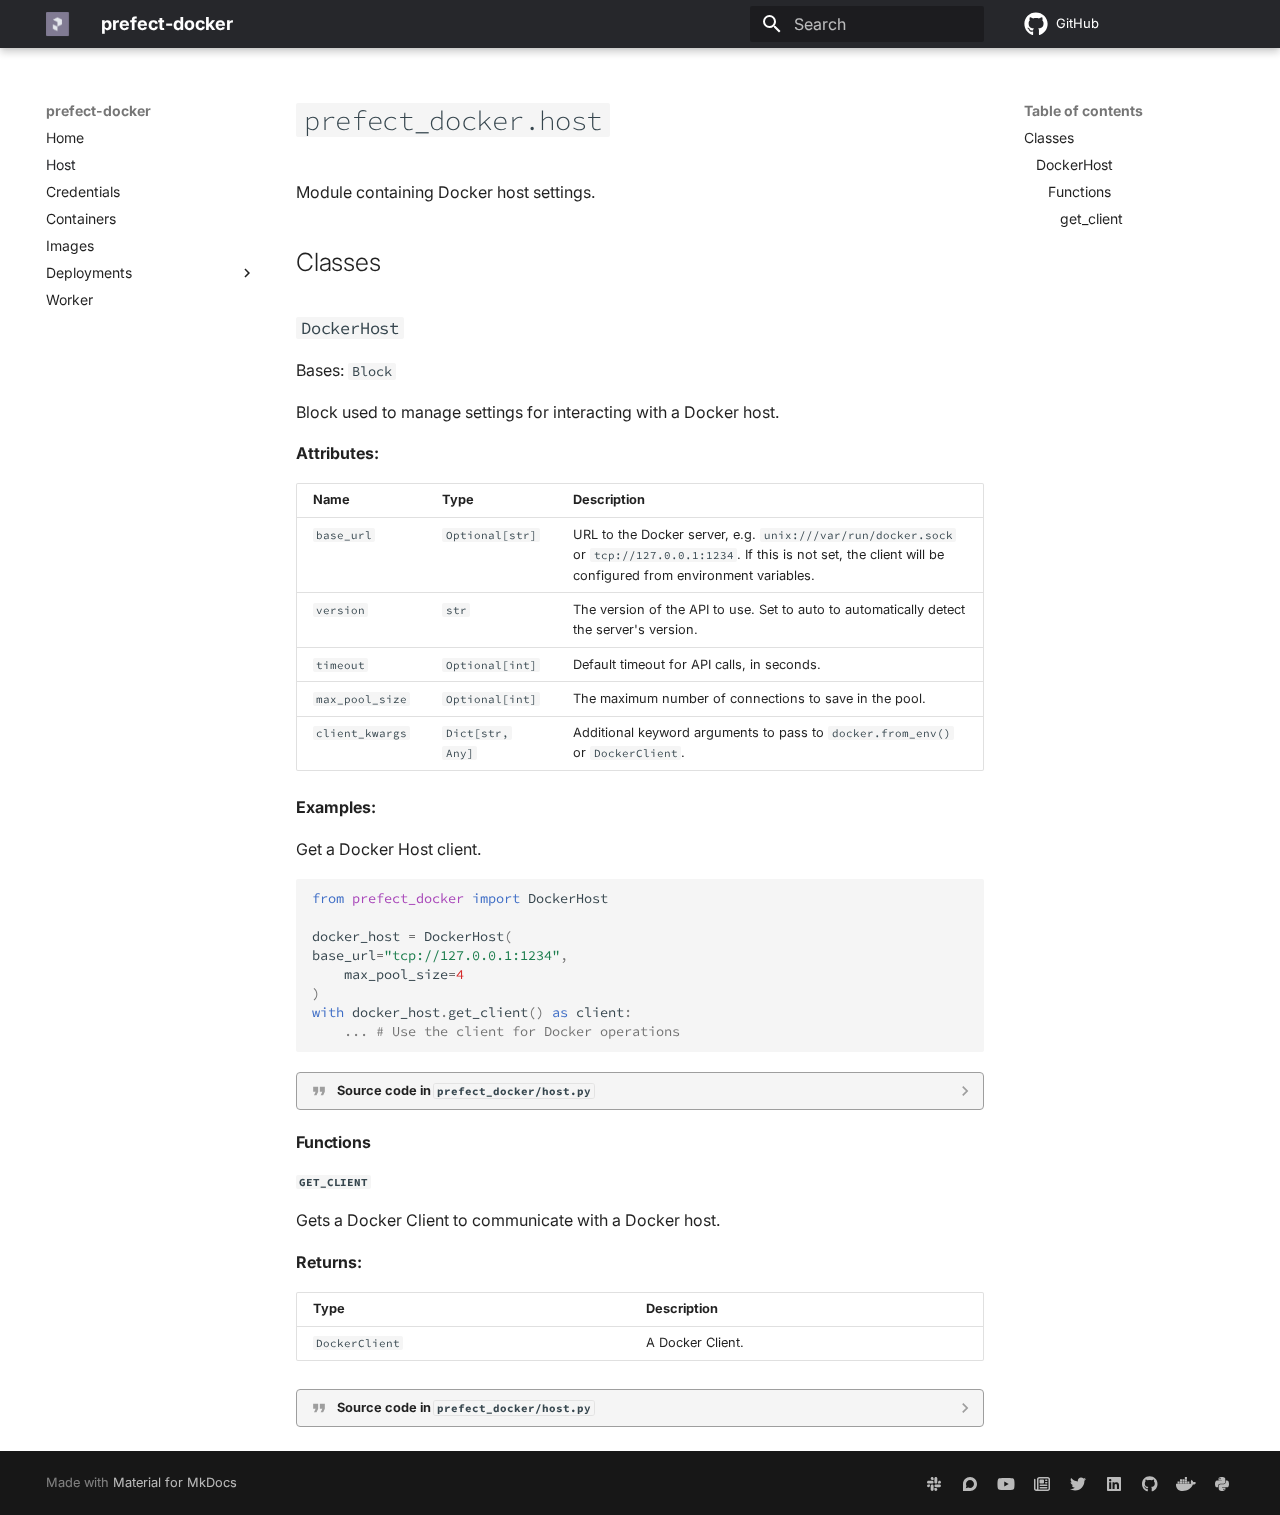
<file: host/index.html>
<!doctype html>
<html lang="en" class="no-js">
  <head>
    
      <meta charset="utf-8">
      <meta name="viewport" content="width=device-width,initial-scale=1">
      
      
      
        <link rel="canonical" href="https://PrefectHQ.github.io/prefect-docker/host/">
      
      
        <link rel="prev" href="..">
      
      
        <link rel="next" href="../credentials/">
      
      
      <link rel="icon" href="../img/favicon.ico">
      <meta name="generator" content="mkdocs-1.5.3, mkdocs-material-9.5.12">
    
    
      
        <title>Host - prefect-docker</title>
      
    
    
      <link rel="stylesheet" href="../assets/stylesheets/main.7e359304.min.css">
      
        
        <link rel="stylesheet" href="../assets/stylesheets/palette.06af60db.min.css">
      
      


    
    
      
    
    
      
        
        
        <link rel="preconnect" href="https://fonts.gstatic.com" crossorigin>
        <link rel="stylesheet" href="https://fonts.googleapis.com/css?family=Inter:300,300i,400,400i,700,700i%7CSource+Code+Pro:400,400i,700,700i&display=fallback">
        <style>:root{--md-text-font:"Inter";--md-code-font:"Source Code Pro"}</style>
      
    
    
      <link rel="stylesheet" href="../assets/_mkdocstrings.css">
    
      <link rel="stylesheet" href="../stylesheets/extra.css">
    
    <script>__md_scope=new URL("..",location),__md_hash=e=>[...e].reduce((e,_)=>(e<<5)-e+_.charCodeAt(0),0),__md_get=(e,_=localStorage,t=__md_scope)=>JSON.parse(_.getItem(t.pathname+"."+e)),__md_set=(e,_,t=localStorage,a=__md_scope)=>{try{t.setItem(a.pathname+"."+e,JSON.stringify(_))}catch(e){}}</script>
    
      
  


  
  

<script id="__analytics">function __md_analytics(){function n(){dataLayer.push(arguments)}window.dataLayer=window.dataLayer||[],n("js",new Date),n("config","G-8CSMBCQDKN"),document.addEventListener("DOMContentLoaded",function(){document.forms.search&&document.forms.search.query.addEventListener("blur",function(){this.value&&n("event","search",{search_term:this.value})}),document$.subscribe(function(){var a=document.forms.feedback;if(void 0!==a)for(var e of a.querySelectorAll("[type=submit]"))e.addEventListener("click",function(e){e.preventDefault();var t=document.location.pathname,e=this.getAttribute("data-md-value");n("event","feedback",{page:t,data:e}),a.firstElementChild.disabled=!0;e=a.querySelector(".md-feedback__note [data-md-value='"+e+"']");e&&(e.hidden=!1)}),a.hidden=!1}),location$.subscribe(function(e){n("config","G-8CSMBCQDKN",{page_path:e.pathname})})});var e=document.createElement("script");e.async=!0,e.src="https://www.googletagmanager.com/gtag/js?id=G-8CSMBCQDKN",document.getElementById("__analytics").insertAdjacentElement("afterEnd",e)}</script>
  
    <script>"undefined"!=typeof __md_analytics&&__md_analytics()</script>
  

    
    
    
  </head>
  
  
    
    
    
    
    
    <body dir="ltr" data-md-color-scheme="default" data-md-color-primary="blue" data-md-color-accent="blue">
  
    
    <input class="md-toggle" data-md-toggle="drawer" type="checkbox" id="__drawer" autocomplete="off">
    <input class="md-toggle" data-md-toggle="search" type="checkbox" id="__search" autocomplete="off">
    <label class="md-overlay" for="__drawer"></label>
    <div data-md-component="skip">
      
        
        <a href="#prefect_docker.host" class="md-skip">
          Skip to content
        </a>
      
    </div>
    <div data-md-component="announce">
      
    </div>
    
    
      

  

<header class="md-header md-header--shadow" data-md-component="header">
  <nav class="md-header__inner md-grid" aria-label="Header">
    <a href=".." title="prefect-docker" class="md-header__button md-logo" aria-label="prefect-docker" data-md-component="logo">
      
  <img src="../img/prefect-logo-mark.png" alt="logo">

    </a>
    <label class="md-header__button md-icon" for="__drawer">
      
      <svg xmlns="http://www.w3.org/2000/svg" viewBox="0 0 24 24"><path d="M3 6h18v2H3V6m0 5h18v2H3v-2m0 5h18v2H3v-2Z"/></svg>
    </label>
    <div class="md-header__title" data-md-component="header-title">
      <div class="md-header__ellipsis">
        <div class="md-header__topic">
          <span class="md-ellipsis">
            prefect-docker
          </span>
        </div>
        <div class="md-header__topic" data-md-component="header-topic">
          <span class="md-ellipsis">
            
              Host
            
          </span>
        </div>
      </div>
    </div>
    
      
    
    
    
    
      <label class="md-header__button md-icon" for="__search">
        
        <svg xmlns="http://www.w3.org/2000/svg" viewBox="0 0 24 24"><path d="M9.5 3A6.5 6.5 0 0 1 16 9.5c0 1.61-.59 3.09-1.56 4.23l.27.27h.79l5 5-1.5 1.5-5-5v-.79l-.27-.27A6.516 6.516 0 0 1 9.5 16 6.5 6.5 0 0 1 3 9.5 6.5 6.5 0 0 1 9.5 3m0 2C7 5 5 7 5 9.5S7 14 9.5 14 14 12 14 9.5 12 5 9.5 5Z"/></svg>
      </label>
      <div class="md-search" data-md-component="search" role="dialog">
  <label class="md-search__overlay" for="__search"></label>
  <div class="md-search__inner" role="search">
    <form class="md-search__form" name="search">
      <input type="text" class="md-search__input" name="query" aria-label="Search" placeholder="Search" autocapitalize="off" autocorrect="off" autocomplete="off" spellcheck="false" data-md-component="search-query" required>
      <label class="md-search__icon md-icon" for="__search">
        
        <svg xmlns="http://www.w3.org/2000/svg" viewBox="0 0 24 24"><path d="M9.5 3A6.5 6.5 0 0 1 16 9.5c0 1.61-.59 3.09-1.56 4.23l.27.27h.79l5 5-1.5 1.5-5-5v-.79l-.27-.27A6.516 6.516 0 0 1 9.5 16 6.5 6.5 0 0 1 3 9.5 6.5 6.5 0 0 1 9.5 3m0 2C7 5 5 7 5 9.5S7 14 9.5 14 14 12 14 9.5 12 5 9.5 5Z"/></svg>
        
        <svg xmlns="http://www.w3.org/2000/svg" viewBox="0 0 24 24"><path d="M20 11v2H8l5.5 5.5-1.42 1.42L4.16 12l7.92-7.92L13.5 5.5 8 11h12Z"/></svg>
      </label>
      <nav class="md-search__options" aria-label="Search">
        
        <button type="reset" class="md-search__icon md-icon" title="Clear" aria-label="Clear" tabindex="-1">
          
          <svg xmlns="http://www.w3.org/2000/svg" viewBox="0 0 24 24"><path d="M19 6.41 17.59 5 12 10.59 6.41 5 5 6.41 10.59 12 5 17.59 6.41 19 12 13.41 17.59 19 19 17.59 13.41 12 19 6.41Z"/></svg>
        </button>
      </nav>
      
    </form>
    <div class="md-search__output">
      <div class="md-search__scrollwrap" data-md-scrollfix>
        <div class="md-search-result" data-md-component="search-result">
          <div class="md-search-result__meta">
            Initializing search
          </div>
          <ol class="md-search-result__list" role="presentation"></ol>
        </div>
      </div>
    </div>
  </div>
</div>
    
    
      <div class="md-header__source">
        <a href="https://github.com/PrefectHQ/prefect-docker" title="Go to repository" class="md-source" data-md-component="source">
  <div class="md-source__icon md-icon">
    
    <svg xmlns="http://www.w3.org/2000/svg" viewBox="0 0 496 512"><!--! Font Awesome Free 6.5.1 by @fontawesome - https://fontawesome.com License - https://fontawesome.com/license/free (Icons: CC BY 4.0, Fonts: SIL OFL 1.1, Code: MIT License) Copyright 2023 Fonticons, Inc.--><path d="M165.9 397.4c0 2-2.3 3.6-5.2 3.6-3.3.3-5.6-1.3-5.6-3.6 0-2 2.3-3.6 5.2-3.6 3-.3 5.6 1.3 5.6 3.6zm-31.1-4.5c-.7 2 1.3 4.3 4.3 4.9 2.6 1 5.6 0 6.2-2s-1.3-4.3-4.3-5.2c-2.6-.7-5.5.3-6.2 2.3zm44.2-1.7c-2.9.7-4.9 2.6-4.6 4.9.3 2 2.9 3.3 5.9 2.6 2.9-.7 4.9-2.6 4.6-4.6-.3-1.9-3-3.2-5.9-2.9zM244.8 8C106.1 8 0 113.3 0 252c0 110.9 69.8 205.8 169.5 239.2 12.8 2.3 17.3-5.6 17.3-12.1 0-6.2-.3-40.4-.3-61.4 0 0-70 15-84.7-29.8 0 0-11.4-29.1-27.8-36.6 0 0-22.9-15.7 1.6-15.4 0 0 24.9 2 38.6 25.8 21.9 38.6 58.6 27.5 72.9 20.9 2.3-16 8.8-27.1 16-33.7-55.9-6.2-112.3-14.3-112.3-110.5 0-27.5 7.6-41.3 23.6-58.9-2.6-6.5-11.1-33.3 2.6-67.9 20.9-6.5 69 27 69 27 20-5.6 41.5-8.5 62.8-8.5s42.8 2.9 62.8 8.5c0 0 48.1-33.6 69-27 13.7 34.7 5.2 61.4 2.6 67.9 16 17.7 25.8 31.5 25.8 58.9 0 96.5-58.9 104.2-114.8 110.5 9.2 7.9 17 22.9 17 46.4 0 33.7-.3 75.4-.3 83.6 0 6.5 4.6 14.4 17.3 12.1C428.2 457.8 496 362.9 496 252 496 113.3 383.5 8 244.8 8zM97.2 352.9c-1.3 1-1 3.3.7 5.2 1.6 1.6 3.9 2.3 5.2 1 1.3-1 1-3.3-.7-5.2-1.6-1.6-3.9-2.3-5.2-1zm-10.8-8.1c-.7 1.3.3 2.9 2.3 3.9 1.6 1 3.6.7 4.3-.7.7-1.3-.3-2.9-2.3-3.9-2-.6-3.6-.3-4.3.7zm32.4 35.6c-1.6 1.3-1 4.3 1.3 6.2 2.3 2.3 5.2 2.6 6.5 1 1.3-1.3.7-4.3-1.3-6.2-2.2-2.3-5.2-2.6-6.5-1zm-11.4-14.7c-1.6 1-1.6 3.6 0 5.9 1.6 2.3 4.3 3.3 5.6 2.3 1.6-1.3 1.6-3.9 0-6.2-1.4-2.3-4-3.3-5.6-2z"/></svg>
  </div>
  <div class="md-source__repository">
    GitHub
  </div>
</a>
      </div>
    
  </nav>
  
</header>
    
    <div class="md-container" data-md-component="container">
      
      
        
          
        
      
      <main class="md-main" data-md-component="main">
        <div class="md-main__inner md-grid">
          
            
              
              <div class="md-sidebar md-sidebar--primary" data-md-component="sidebar" data-md-type="navigation" >
                <div class="md-sidebar__scrollwrap">
                  <div class="md-sidebar__inner">
                    



<nav class="md-nav md-nav--primary" aria-label="Navigation" data-md-level="0">
  <label class="md-nav__title" for="__drawer">
    <a href=".." title="prefect-docker" class="md-nav__button md-logo" aria-label="prefect-docker" data-md-component="logo">
      
  <img src="../img/prefect-logo-mark.png" alt="logo">

    </a>
    prefect-docker
  </label>
  
    <div class="md-nav__source">
      <a href="https://github.com/PrefectHQ/prefect-docker" title="Go to repository" class="md-source" data-md-component="source">
  <div class="md-source__icon md-icon">
    
    <svg xmlns="http://www.w3.org/2000/svg" viewBox="0 0 496 512"><!--! Font Awesome Free 6.5.1 by @fontawesome - https://fontawesome.com License - https://fontawesome.com/license/free (Icons: CC BY 4.0, Fonts: SIL OFL 1.1, Code: MIT License) Copyright 2023 Fonticons, Inc.--><path d="M165.9 397.4c0 2-2.3 3.6-5.2 3.6-3.3.3-5.6-1.3-5.6-3.6 0-2 2.3-3.6 5.2-3.6 3-.3 5.6 1.3 5.6 3.6zm-31.1-4.5c-.7 2 1.3 4.3 4.3 4.9 2.6 1 5.6 0 6.2-2s-1.3-4.3-4.3-5.2c-2.6-.7-5.5.3-6.2 2.3zm44.2-1.7c-2.9.7-4.9 2.6-4.6 4.9.3 2 2.9 3.3 5.9 2.6 2.9-.7 4.9-2.6 4.6-4.6-.3-1.9-3-3.2-5.9-2.9zM244.8 8C106.1 8 0 113.3 0 252c0 110.9 69.8 205.8 169.5 239.2 12.8 2.3 17.3-5.6 17.3-12.1 0-6.2-.3-40.4-.3-61.4 0 0-70 15-84.7-29.8 0 0-11.4-29.1-27.8-36.6 0 0-22.9-15.7 1.6-15.4 0 0 24.9 2 38.6 25.8 21.9 38.6 58.6 27.5 72.9 20.9 2.3-16 8.8-27.1 16-33.7-55.9-6.2-112.3-14.3-112.3-110.5 0-27.5 7.6-41.3 23.6-58.9-2.6-6.5-11.1-33.3 2.6-67.9 20.9-6.5 69 27 69 27 20-5.6 41.5-8.5 62.8-8.5s42.8 2.9 62.8 8.5c0 0 48.1-33.6 69-27 13.7 34.7 5.2 61.4 2.6 67.9 16 17.7 25.8 31.5 25.8 58.9 0 96.5-58.9 104.2-114.8 110.5 9.2 7.9 17 22.9 17 46.4 0 33.7-.3 75.4-.3 83.6 0 6.5 4.6 14.4 17.3 12.1C428.2 457.8 496 362.9 496 252 496 113.3 383.5 8 244.8 8zM97.2 352.9c-1.3 1-1 3.3.7 5.2 1.6 1.6 3.9 2.3 5.2 1 1.3-1 1-3.3-.7-5.2-1.6-1.6-3.9-2.3-5.2-1zm-10.8-8.1c-.7 1.3.3 2.9 2.3 3.9 1.6 1 3.6.7 4.3-.7.7-1.3-.3-2.9-2.3-3.9-2-.6-3.6-.3-4.3.7zm32.4 35.6c-1.6 1.3-1 4.3 1.3 6.2 2.3 2.3 5.2 2.6 6.5 1 1.3-1.3.7-4.3-1.3-6.2-2.2-2.3-5.2-2.6-6.5-1zm-11.4-14.7c-1.6 1-1.6 3.6 0 5.9 1.6 2.3 4.3 3.3 5.6 2.3 1.6-1.3 1.6-3.9 0-6.2-1.4-2.3-4-3.3-5.6-2z"/></svg>
  </div>
  <div class="md-source__repository">
    GitHub
  </div>
</a>
    </div>
  
  <ul class="md-nav__list" data-md-scrollfix>
    
      
      
  
  
  
  
    <li class="md-nav__item">
      <a href=".." class="md-nav__link">
        
  
  <span class="md-ellipsis">
    Home
  </span>
  

      </a>
    </li>
  

    
      
      
  
  
    
  
  
  
    <li class="md-nav__item md-nav__item--active">
      
      <input class="md-nav__toggle md-toggle" type="checkbox" id="__toc">
      
      
        
      
      
        <label class="md-nav__link md-nav__link--active" for="__toc">
          
  
  <span class="md-ellipsis">
    Host
  </span>
  

          <span class="md-nav__icon md-icon"></span>
        </label>
      
      <a href="./" class="md-nav__link md-nav__link--active">
        
  
  <span class="md-ellipsis">
    Host
  </span>
  

      </a>
      
        

<nav class="md-nav md-nav--secondary" aria-label="Table of contents">
  
  
  
    
  
  
    <label class="md-nav__title" for="__toc">
      <span class="md-nav__icon md-icon"></span>
      Table of contents
    </label>
    <ul class="md-nav__list" data-md-component="toc" data-md-scrollfix>
      
        <li class="md-nav__item">
  <a href="#prefect_docker.host-classes" class="md-nav__link">
    <span class="md-ellipsis">
      Classes
    </span>
  </a>
  
    <nav class="md-nav" aria-label="Classes">
      <ul class="md-nav__list">
        
          <li class="md-nav__item">
  <a href="#prefect_docker.host.DockerHost" class="md-nav__link">
    <span class="md-ellipsis">
      DockerHost
    </span>
  </a>
  
    <nav class="md-nav" aria-label="DockerHost">
      <ul class="md-nav__list">
        
          <li class="md-nav__item">
  <a href="#prefect_docker.host.DockerHost-functions" class="md-nav__link">
    <span class="md-ellipsis">
      Functions
    </span>
  </a>
  
    <nav class="md-nav" aria-label="Functions">
      <ul class="md-nav__list">
        
          <li class="md-nav__item">
  <a href="#prefect_docker.host.DockerHost.get_client" class="md-nav__link">
    <span class="md-ellipsis">
      get_client
    </span>
  </a>
  
</li>
        
      </ul>
    </nav>
  
</li>
        
      </ul>
    </nav>
  
</li>
        
      </ul>
    </nav>
  
</li>
      
    </ul>
  
</nav>
      
    </li>
  

    
      
      
  
  
  
  
    <li class="md-nav__item">
      <a href="../credentials/" class="md-nav__link">
        
  
  <span class="md-ellipsis">
    Credentials
  </span>
  

      </a>
    </li>
  

    
      
      
  
  
  
  
    <li class="md-nav__item">
      <a href="../containers/" class="md-nav__link">
        
  
  <span class="md-ellipsis">
    Containers
  </span>
  

      </a>
    </li>
  

    
      
      
  
  
  
  
    <li class="md-nav__item">
      <a href="../images/" class="md-nav__link">
        
  
  <span class="md-ellipsis">
    Images
  </span>
  

      </a>
    </li>
  

    
      
      
  
  
  
  
    
    
    
    
    <li class="md-nav__item md-nav__item--nested">
      
        
        
        <input class="md-nav__toggle md-toggle " type="checkbox" id="__nav_6" >
        
          
          <label class="md-nav__link" for="__nav_6" id="__nav_6_label" tabindex="0">
            
  
  <span class="md-ellipsis">
    Deployments
  </span>
  

            <span class="md-nav__icon md-icon"></span>
          </label>
        
        <nav class="md-nav" data-md-level="1" aria-labelledby="__nav_6_label" aria-expanded="false">
          <label class="md-nav__title" for="__nav_6">
            <span class="md-nav__icon md-icon"></span>
            Deployments
          </label>
          <ul class="md-nav__list" data-md-scrollfix>
            
              
                
  
  
  
  
    <li class="md-nav__item">
      <a href="../deployments/steps/" class="md-nav__link">
        
  
  <span class="md-ellipsis">
    Steps
  </span>
  

      </a>
    </li>
  

              
            
          </ul>
        </nav>
      
    </li>
  

    
      
      
  
  
  
  
    <li class="md-nav__item">
      <a href="../worker/" class="md-nav__link">
        
  
  <span class="md-ellipsis">
    Worker
  </span>
  

      </a>
    </li>
  

    
  </ul>
</nav>
                  </div>
                </div>
              </div>
            
            
              
              <div class="md-sidebar md-sidebar--secondary" data-md-component="sidebar" data-md-type="toc" >
                <div class="md-sidebar__scrollwrap">
                  <div class="md-sidebar__inner">
                    

<nav class="md-nav md-nav--secondary" aria-label="Table of contents">
  
  
  
    
  
  
    <label class="md-nav__title" for="__toc">
      <span class="md-nav__icon md-icon"></span>
      Table of contents
    </label>
    <ul class="md-nav__list" data-md-component="toc" data-md-scrollfix>
      
        <li class="md-nav__item">
  <a href="#prefect_docker.host-classes" class="md-nav__link">
    <span class="md-ellipsis">
      Classes
    </span>
  </a>
  
    <nav class="md-nav" aria-label="Classes">
      <ul class="md-nav__list">
        
          <li class="md-nav__item">
  <a href="#prefect_docker.host.DockerHost" class="md-nav__link">
    <span class="md-ellipsis">
      DockerHost
    </span>
  </a>
  
    <nav class="md-nav" aria-label="DockerHost">
      <ul class="md-nav__list">
        
          <li class="md-nav__item">
  <a href="#prefect_docker.host.DockerHost-functions" class="md-nav__link">
    <span class="md-ellipsis">
      Functions
    </span>
  </a>
  
    <nav class="md-nav" aria-label="Functions">
      <ul class="md-nav__list">
        
          <li class="md-nav__item">
  <a href="#prefect_docker.host.DockerHost.get_client" class="md-nav__link">
    <span class="md-ellipsis">
      get_client
    </span>
  </a>
  
</li>
        
      </ul>
    </nav>
  
</li>
        
      </ul>
    </nav>
  
</li>
        
      </ul>
    </nav>
  
</li>
      
    </ul>
  
</nav>
                  </div>
                </div>
              </div>
            
          
          
            <div class="md-content" data-md-component="content">
              <article class="md-content__inner md-typeset">
                
                  

  
  


<div class="doc doc-object doc-module">



<h1 id="prefect_docker.host" class="doc doc-heading">
          <code>prefect_docker.host</code>


</h1>

  <div class="doc doc-contents first">
  
      <p>Module containing Docker host settings.</p>

  

  <div class="doc doc-children">






<h2 id="prefect_docker.host-classes">Classes</h2>

<div class="doc doc-object doc-class">



<h3 id="prefect_docker.host.DockerHost" class="doc doc-heading">
          <code>DockerHost</code>


</h3>


  <div class="doc doc-contents ">
          <p class="doc doc-class-bases">
            Bases: <code><span title="prefect.blocks.core.Block">Block</span></code></p>

  
      <p>Block used to manage settings for interacting with a Docker host.</p>



  <p><strong>Attributes:</strong></p>
  <table>
    <thead>
      <tr>
        <th>Name</th>
        <th>Type</th>
        <th>Description</th>
      </tr>
    </thead>
    <tbody>
        <tr>
          <td><code><span title="prefect_docker.host.DockerHost.base_url">base_url</span></code></td>
          <td>
                <code><span title="typing.Optional">Optional</span>[str]</code>
          </td>
          <td>
            <div class="doc-md-description">
              <p>URL to the Docker server, e.g. <code>unix:///var/run/docker.sock</code>
or <code>tcp://127.0.0.1:1234</code>. If this is not set, the client will
be configured from environment variables.</p>
            </div>
          </td>
        </tr>
        <tr>
          <td><code><span title="prefect_docker.host.DockerHost.version">version</span></code></td>
          <td>
                <code>str</code>
          </td>
          <td>
            <div class="doc-md-description">
              <p>The version of the API to use. Set to auto to
automatically detect the server's version.</p>
            </div>
          </td>
        </tr>
        <tr>
          <td><code><span title="prefect_docker.host.DockerHost.timeout">timeout</span></code></td>
          <td>
                <code><span title="typing.Optional">Optional</span>[int]</code>
          </td>
          <td>
            <div class="doc-md-description">
              <p>Default timeout for API calls, in seconds.</p>
            </div>
          </td>
        </tr>
        <tr>
          <td><code><span title="prefect_docker.host.DockerHost.max_pool_size">max_pool_size</span></code></td>
          <td>
                <code><span title="typing.Optional">Optional</span>[int]</code>
          </td>
          <td>
            <div class="doc-md-description">
              <p>The maximum number of connections to save in the pool.</p>
            </div>
          </td>
        </tr>
        <tr>
          <td><code><span title="prefect_docker.host.DockerHost.client_kwargs">client_kwargs</span></code></td>
          <td>
                <code><span title="typing.Dict">Dict</span>[str, <span title="typing.Any">Any</span>]</code>
          </td>
          <td>
            <div class="doc-md-description">
              <p>Additional keyword arguments to pass to
<code>docker.from_env()</code> or <code>DockerClient</code>.</p>
            </div>
          </td>
        </tr>
    </tbody>
  </table>



<p><strong>Examples:</strong></p>
    <p>Get a Docker Host client.
<div class="highlight"><pre><span></span><code><span class="kn">from</span> <span class="nn">prefect_docker</span> <span class="kn">import</span> <span class="n">DockerHost</span>

<span class="n">docker_host</span> <span class="o">=</span> <span class="n">DockerHost</span><span class="p">(</span>
<span class="n">base_url</span><span class="o">=</span><span class="s2">&quot;tcp://127.0.0.1:1234&quot;</span><span class="p">,</span>
    <span class="n">max_pool_size</span><span class="o">=</span><span class="mi">4</span>
<span class="p">)</span>
<span class="k">with</span> <span class="n">docker_host</span><span class="o">.</span><span class="n">get_client</span><span class="p">()</span> <span class="k">as</span> <span class="n">client</span><span class="p">:</span>
    <span class="o">...</span> <span class="c1"># Use the client for Docker operations</span>
</code></pre></div></p>

            <details class="quote">
              <summary>Source code in <code>prefect_docker/host.py</code></summary>
              <div class="highlight"><table class="highlighttable"><tr><td class="linenos"><div class="linenodiv"><pre><span></span><span class="normal"> 33</span>
<span class="normal"> 34</span>
<span class="normal"> 35</span>
<span class="normal"> 36</span>
<span class="normal"> 37</span>
<span class="normal"> 38</span>
<span class="normal"> 39</span>
<span class="normal"> 40</span>
<span class="normal"> 41</span>
<span class="normal"> 42</span>
<span class="normal"> 43</span>
<span class="normal"> 44</span>
<span class="normal"> 45</span>
<span class="normal"> 46</span>
<span class="normal"> 47</span>
<span class="normal"> 48</span>
<span class="normal"> 49</span>
<span class="normal"> 50</span>
<span class="normal"> 51</span>
<span class="normal"> 52</span>
<span class="normal"> 53</span>
<span class="normal"> 54</span>
<span class="normal"> 55</span>
<span class="normal"> 56</span>
<span class="normal"> 57</span>
<span class="normal"> 58</span>
<span class="normal"> 59</span>
<span class="normal"> 60</span>
<span class="normal"> 61</span>
<span class="normal"> 62</span>
<span class="normal"> 63</span>
<span class="normal"> 64</span>
<span class="normal"> 65</span>
<span class="normal"> 66</span>
<span class="normal"> 67</span>
<span class="normal"> 68</span>
<span class="normal"> 69</span>
<span class="normal"> 70</span>
<span class="normal"> 71</span>
<span class="normal"> 72</span>
<span class="normal"> 73</span>
<span class="normal"> 74</span>
<span class="normal"> 75</span>
<span class="normal"> 76</span>
<span class="normal"> 77</span>
<span class="normal"> 78</span>
<span class="normal"> 79</span>
<span class="normal"> 80</span>
<span class="normal"> 81</span>
<span class="normal"> 82</span>
<span class="normal"> 83</span>
<span class="normal"> 84</span>
<span class="normal"> 85</span>
<span class="normal"> 86</span>
<span class="normal"> 87</span>
<span class="normal"> 88</span>
<span class="normal"> 89</span>
<span class="normal"> 90</span>
<span class="normal"> 91</span>
<span class="normal"> 92</span>
<span class="normal"> 93</span>
<span class="normal"> 94</span>
<span class="normal"> 95</span>
<span class="normal"> 96</span>
<span class="normal"> 97</span>
<span class="normal"> 98</span>
<span class="normal"> 99</span>
<span class="normal">100</span>
<span class="normal">101</span>
<span class="normal">102</span>
<span class="normal">103</span>
<span class="normal">104</span>
<span class="normal">105</span>
<span class="normal">106</span>
<span class="normal">107</span>
<span class="normal">108</span>
<span class="normal">109</span>
<span class="normal">110</span>
<span class="normal">111</span>
<span class="normal">112</span>
<span class="normal">113</span>
<span class="normal">114</span>
<span class="normal">115</span>
<span class="normal">116</span>
<span class="normal">117</span>
<span class="normal">118</span>
<span class="normal">119</span>
<span class="normal">120</span></pre></div></td><td class="code"><div><pre><span></span><code><span class="k">class</span> <span class="nc">DockerHost</span><span class="p">(</span><span class="n">Block</span><span class="p">):</span>
<span class="w">    </span><span class="sd">&quot;&quot;&quot;</span>
<span class="sd">    Block used to manage settings for interacting with a Docker host.</span>

<span class="sd">    Attributes:</span>
<span class="sd">        base_url: URL to the Docker server, e.g. `unix:///var/run/docker.sock`</span>
<span class="sd">            or `tcp://127.0.0.1:1234`. If this is not set, the client will</span>
<span class="sd">            be configured from environment variables.</span>
<span class="sd">        version: The version of the API to use. Set to auto to</span>
<span class="sd">            automatically detect the server&#39;s version.</span>
<span class="sd">        timeout: Default timeout for API calls, in seconds.</span>
<span class="sd">        max_pool_size: The maximum number of connections to save in the pool.</span>
<span class="sd">        client_kwargs: Additional keyword arguments to pass to</span>
<span class="sd">            `docker.from_env()` or `DockerClient`.</span>

<span class="sd">    Examples:</span>
<span class="sd">        Get a Docker Host client.</span>
<span class="sd">        ```python</span>
<span class="sd">        from prefect_docker import DockerHost</span>

<span class="sd">        docker_host = DockerHost(</span>
<span class="sd">        base_url=&quot;tcp://127.0.0.1:1234&quot;,</span>
<span class="sd">            max_pool_size=4</span>
<span class="sd">        )</span>
<span class="sd">        with docker_host.get_client() as client:</span>
<span class="sd">            ... # Use the client for Docker operations</span>
<span class="sd">        ```</span>
<span class="sd">    &quot;&quot;&quot;</span>

    <span class="n">_block_type_name</span> <span class="o">=</span> <span class="s2">&quot;Docker Host&quot;</span>
    <span class="n">_logo_url</span> <span class="o">=</span> <span class="s2">&quot;https://cdn.sanity.io/images/3ugk85nk/production/14a315b79990200db7341e42553e23650b34bb96-250x250.png&quot;</span>  <span class="c1"># noqa</span>
    <span class="n">_description</span> <span class="o">=</span> <span class="s2">&quot;Store settings for interacting with a Docker host.&quot;</span>

    <span class="n">base_url</span><span class="p">:</span> <span class="n">Optional</span><span class="p">[</span><span class="nb">str</span><span class="p">]</span> <span class="o">=</span> <span class="n">Field</span><span class="p">(</span>
        <span class="n">default</span><span class="o">=</span><span class="kc">None</span><span class="p">,</span>
        <span class="n">description</span><span class="o">=</span><span class="s2">&quot;URL to the Docker host.&quot;</span><span class="p">,</span>
        <span class="n">title</span><span class="o">=</span><span class="s2">&quot;Base URL&quot;</span><span class="p">,</span>
        <span class="n">example</span><span class="o">=</span><span class="s2">&quot;unix:///var/run/docker.sock&quot;</span><span class="p">,</span>
    <span class="p">)</span>
    <span class="n">version</span><span class="p">:</span> <span class="nb">str</span> <span class="o">=</span> <span class="n">Field</span><span class="p">(</span><span class="n">default</span><span class="o">=</span><span class="s2">&quot;auto&quot;</span><span class="p">,</span> <span class="n">description</span><span class="o">=</span><span class="s2">&quot;The version of the API to use&quot;</span><span class="p">)</span>
    <span class="n">timeout</span><span class="p">:</span> <span class="n">Optional</span><span class="p">[</span><span class="nb">int</span><span class="p">]</span> <span class="o">=</span> <span class="n">Field</span><span class="p">(</span>
        <span class="n">default</span><span class="o">=</span><span class="kc">None</span><span class="p">,</span> <span class="n">description</span><span class="o">=</span><span class="s2">&quot;Default timeout for API calls, in seconds.&quot;</span>
    <span class="p">)</span>
    <span class="n">max_pool_size</span><span class="p">:</span> <span class="n">Optional</span><span class="p">[</span><span class="nb">int</span><span class="p">]</span> <span class="o">=</span> <span class="n">Field</span><span class="p">(</span>
        <span class="n">default</span><span class="o">=</span><span class="kc">None</span><span class="p">,</span>
        <span class="n">description</span><span class="o">=</span><span class="s2">&quot;The maximum number of connections to save in the pool.&quot;</span><span class="p">,</span>
    <span class="p">)</span>
    <span class="n">client_kwargs</span><span class="p">:</span> <span class="n">Dict</span><span class="p">[</span><span class="nb">str</span><span class="p">,</span> <span class="n">Any</span><span class="p">]</span> <span class="o">=</span> <span class="n">Field</span><span class="p">(</span>
        <span class="n">default_factory</span><span class="o">=</span><span class="nb">dict</span><span class="p">,</span>
        <span class="n">title</span><span class="o">=</span><span class="s2">&quot;Additional Configuration&quot;</span><span class="p">,</span>
        <span class="n">description</span><span class="o">=</span><span class="p">(</span>
            <span class="s2">&quot;Additional keyword arguments to pass to &quot;</span>
            <span class="s2">&quot;`docker.from_env()` or `DockerClient`.&quot;</span>
        <span class="p">),</span>
    <span class="p">)</span>

    <span class="k">def</span> <span class="nf">get_client</span><span class="p">(</span><span class="bp">self</span><span class="p">)</span> <span class="o">-&gt;</span> <span class="n">docker</span><span class="o">.</span><span class="n">DockerClient</span><span class="p">:</span>
<span class="w">        </span><span class="sd">&quot;&quot;&quot;</span>
<span class="sd">        Gets a Docker Client to communicate with a Docker host.</span>

<span class="sd">        Returns:</span>
<span class="sd">            A Docker Client.</span>
<span class="sd">        &quot;&quot;&quot;</span>
        <span class="n">logger</span> <span class="o">=</span> <span class="n">get_run_logger</span><span class="p">()</span>
        <span class="n">client_kwargs</span> <span class="o">=</span> <span class="p">{</span>
            <span class="s2">&quot;version&quot;</span><span class="p">:</span> <span class="bp">self</span><span class="o">.</span><span class="n">version</span><span class="p">,</span>
            <span class="s2">&quot;timeout&quot;</span><span class="p">:</span> <span class="bp">self</span><span class="o">.</span><span class="n">timeout</span><span class="p">,</span>
            <span class="s2">&quot;max_pool_size&quot;</span><span class="p">:</span> <span class="bp">self</span><span class="o">.</span><span class="n">max_pool_size</span><span class="p">,</span>
            <span class="o">**</span><span class="bp">self</span><span class="o">.</span><span class="n">client_kwargs</span><span class="p">,</span>
        <span class="p">}</span>
        <span class="n">client_kwargs</span> <span class="o">=</span> <span class="p">{</span>
            <span class="n">key</span><span class="p">:</span> <span class="n">value</span> <span class="k">for</span> <span class="n">key</span><span class="p">,</span> <span class="n">value</span> <span class="ow">in</span> <span class="n">client_kwargs</span><span class="o">.</span><span class="n">items</span><span class="p">()</span> <span class="k">if</span> <span class="n">value</span> <span class="ow">is</span> <span class="ow">not</span> <span class="kc">None</span>
        <span class="p">}</span>
        <span class="k">if</span> <span class="bp">self</span><span class="o">.</span><span class="n">base_url</span> <span class="ow">is</span> <span class="kc">None</span><span class="p">:</span>
            <span class="n">logger</span><span class="o">.</span><span class="n">debug</span><span class="p">(</span>
                <span class="sa">f</span><span class="s2">&quot;Creating a Docker client from &quot;</span>
                <span class="sa">f</span><span class="s2">&quot;environment variables, using </span><span class="si">{</span><span class="bp">self</span><span class="o">.</span><span class="n">version</span><span class="si">}</span><span class="s2"> version.&quot;</span>
            <span class="p">)</span>
            <span class="n">client</span> <span class="o">=</span> <span class="n">_ContextManageableDockerClient</span><span class="o">.</span><span class="n">from_env</span><span class="p">(</span><span class="o">**</span><span class="n">client_kwargs</span><span class="p">)</span>
        <span class="k">else</span><span class="p">:</span>
            <span class="n">logger</span><span class="o">.</span><span class="n">debug</span><span class="p">(</span>
                <span class="sa">f</span><span class="s2">&quot;Creating a Docker client to </span><span class="si">{</span><span class="bp">self</span><span class="o">.</span><span class="n">base_url</span><span class="si">}</span><span class="s2"> &quot;</span>
                <span class="sa">f</span><span class="s2">&quot;using </span><span class="si">{</span><span class="bp">self</span><span class="o">.</span><span class="n">version</span><span class="si">}</span><span class="s2"> version.&quot;</span>
            <span class="p">)</span>
            <span class="n">client</span> <span class="o">=</span> <span class="n">_ContextManageableDockerClient</span><span class="p">(</span>
                <span class="n">base_url</span><span class="o">=</span><span class="bp">self</span><span class="o">.</span><span class="n">base_url</span><span class="p">,</span> <span class="o">**</span><span class="n">client_kwargs</span>
            <span class="p">)</span>
        <span class="k">return</span> <span class="n">client</span>
</code></pre></div></td></tr></table></div>
            </details>

  

  <div class="doc doc-children">







<h4 id="prefect_docker.host.DockerHost-functions">Functions</h4>


<div class="doc doc-object doc-function">



<h5 id="prefect_docker.host.DockerHost.get_client" class="doc doc-heading">
          <code class="highlight language-python"><span class="n">get_client</span></code>

</h5>


  <div class="doc doc-contents ">
  
      <p>Gets a Docker Client to communicate with a Docker host.</p>



  <p><strong>Returns:</strong></p>
  <table>
    <thead>
      <tr>
        <th>Type</th>
        <th>Description</th>
      </tr>
    </thead>
    <tbody>
        <tr>
          <td>
                <code><span title="docker.DockerClient">DockerClient</span></code>
          </td>
          <td>
            <div class="doc-md-description">
              <p>A Docker Client.</p>
            </div>
          </td>
        </tr>
    </tbody>
  </table>

          <details class="quote">
            <summary>Source code in <code>prefect_docker/host.py</code></summary>
            <div class="highlight"><table class="highlighttable"><tr><td class="linenos"><div class="linenodiv"><pre><span></span><span class="normal"> 89</span>
<span class="normal"> 90</span>
<span class="normal"> 91</span>
<span class="normal"> 92</span>
<span class="normal"> 93</span>
<span class="normal"> 94</span>
<span class="normal"> 95</span>
<span class="normal"> 96</span>
<span class="normal"> 97</span>
<span class="normal"> 98</span>
<span class="normal"> 99</span>
<span class="normal">100</span>
<span class="normal">101</span>
<span class="normal">102</span>
<span class="normal">103</span>
<span class="normal">104</span>
<span class="normal">105</span>
<span class="normal">106</span>
<span class="normal">107</span>
<span class="normal">108</span>
<span class="normal">109</span>
<span class="normal">110</span>
<span class="normal">111</span>
<span class="normal">112</span>
<span class="normal">113</span>
<span class="normal">114</span>
<span class="normal">115</span>
<span class="normal">116</span>
<span class="normal">117</span>
<span class="normal">118</span>
<span class="normal">119</span>
<span class="normal">120</span></pre></div></td><td class="code"><div><pre><span></span><code><span class="k">def</span> <span class="nf">get_client</span><span class="p">(</span><span class="bp">self</span><span class="p">)</span> <span class="o">-&gt;</span> <span class="n">docker</span><span class="o">.</span><span class="n">DockerClient</span><span class="p">:</span>
<span class="w">    </span><span class="sd">&quot;&quot;&quot;</span>
<span class="sd">    Gets a Docker Client to communicate with a Docker host.</span>

<span class="sd">    Returns:</span>
<span class="sd">        A Docker Client.</span>
<span class="sd">    &quot;&quot;&quot;</span>
    <span class="n">logger</span> <span class="o">=</span> <span class="n">get_run_logger</span><span class="p">()</span>
    <span class="n">client_kwargs</span> <span class="o">=</span> <span class="p">{</span>
        <span class="s2">&quot;version&quot;</span><span class="p">:</span> <span class="bp">self</span><span class="o">.</span><span class="n">version</span><span class="p">,</span>
        <span class="s2">&quot;timeout&quot;</span><span class="p">:</span> <span class="bp">self</span><span class="o">.</span><span class="n">timeout</span><span class="p">,</span>
        <span class="s2">&quot;max_pool_size&quot;</span><span class="p">:</span> <span class="bp">self</span><span class="o">.</span><span class="n">max_pool_size</span><span class="p">,</span>
        <span class="o">**</span><span class="bp">self</span><span class="o">.</span><span class="n">client_kwargs</span><span class="p">,</span>
    <span class="p">}</span>
    <span class="n">client_kwargs</span> <span class="o">=</span> <span class="p">{</span>
        <span class="n">key</span><span class="p">:</span> <span class="n">value</span> <span class="k">for</span> <span class="n">key</span><span class="p">,</span> <span class="n">value</span> <span class="ow">in</span> <span class="n">client_kwargs</span><span class="o">.</span><span class="n">items</span><span class="p">()</span> <span class="k">if</span> <span class="n">value</span> <span class="ow">is</span> <span class="ow">not</span> <span class="kc">None</span>
    <span class="p">}</span>
    <span class="k">if</span> <span class="bp">self</span><span class="o">.</span><span class="n">base_url</span> <span class="ow">is</span> <span class="kc">None</span><span class="p">:</span>
        <span class="n">logger</span><span class="o">.</span><span class="n">debug</span><span class="p">(</span>
            <span class="sa">f</span><span class="s2">&quot;Creating a Docker client from &quot;</span>
            <span class="sa">f</span><span class="s2">&quot;environment variables, using </span><span class="si">{</span><span class="bp">self</span><span class="o">.</span><span class="n">version</span><span class="si">}</span><span class="s2"> version.&quot;</span>
        <span class="p">)</span>
        <span class="n">client</span> <span class="o">=</span> <span class="n">_ContextManageableDockerClient</span><span class="o">.</span><span class="n">from_env</span><span class="p">(</span><span class="o">**</span><span class="n">client_kwargs</span><span class="p">)</span>
    <span class="k">else</span><span class="p">:</span>
        <span class="n">logger</span><span class="o">.</span><span class="n">debug</span><span class="p">(</span>
            <span class="sa">f</span><span class="s2">&quot;Creating a Docker client to </span><span class="si">{</span><span class="bp">self</span><span class="o">.</span><span class="n">base_url</span><span class="si">}</span><span class="s2"> &quot;</span>
            <span class="sa">f</span><span class="s2">&quot;using </span><span class="si">{</span><span class="bp">self</span><span class="o">.</span><span class="n">version</span><span class="si">}</span><span class="s2"> version.&quot;</span>
        <span class="p">)</span>
        <span class="n">client</span> <span class="o">=</span> <span class="n">_ContextManageableDockerClient</span><span class="p">(</span>
            <span class="n">base_url</span><span class="o">=</span><span class="bp">self</span><span class="o">.</span><span class="n">base_url</span><span class="p">,</span> <span class="o">**</span><span class="n">client_kwargs</span>
        <span class="p">)</span>
    <span class="k">return</span> <span class="n">client</span>
</code></pre></div></td></tr></table></div>
          </details>
  </div>

</div>



  </div>

  </div>


</div>




  </div>

  </div>

</div>









  




                
              </article>
            </div>
          
          
<script>var target=document.getElementById(location.hash.slice(1));target&&target.name&&(target.checked=target.name.startsWith("__tabbed_"))</script>
        </div>
        
      </main>
      
        <footer class="md-footer">
  
  <div class="md-footer-meta md-typeset">
    <div class="md-footer-meta__inner md-grid">
      <div class="md-copyright">
  
  
    Made with
    <a href="https://squidfunk.github.io/mkdocs-material/" target="_blank" rel="noopener">
      Material for MkDocs
    </a>
  
</div>
      
        <div class="md-social">
  
    
    
    
    
      
      
    
    <a href="https://www.prefect.io/slack/" target="_blank" rel="noopener" title="www.prefect.io" class="md-social__link">
      <svg xmlns="http://www.w3.org/2000/svg" viewBox="0 0 448 512"><!--! Font Awesome Free 6.5.1 by @fontawesome - https://fontawesome.com License - https://fontawesome.com/license/free (Icons: CC BY 4.0, Fonts: SIL OFL 1.1, Code: MIT License) Copyright 2023 Fonticons, Inc.--><path d="M94.12 315.1c0 25.9-21.16 47.06-47.06 47.06S0 341 0 315.1c0-25.9 21.16-47.06 47.06-47.06h47.06v47.06zm23.72 0c0-25.9 21.16-47.06 47.06-47.06s47.06 21.16 47.06 47.06v117.84c0 25.9-21.16 47.06-47.06 47.06s-47.06-21.16-47.06-47.06V315.1zm47.06-188.98c-25.9 0-47.06-21.16-47.06-47.06S139 32 164.9 32s47.06 21.16 47.06 47.06v47.06H164.9zm0 23.72c25.9 0 47.06 21.16 47.06 47.06s-21.16 47.06-47.06 47.06H47.06C21.16 243.96 0 222.8 0 196.9s21.16-47.06 47.06-47.06H164.9zm188.98 47.06c0-25.9 21.16-47.06 47.06-47.06 25.9 0 47.06 21.16 47.06 47.06s-21.16 47.06-47.06 47.06h-47.06V196.9zm-23.72 0c0 25.9-21.16 47.06-47.06 47.06-25.9 0-47.06-21.16-47.06-47.06V79.06c0-25.9 21.16-47.06 47.06-47.06 25.9 0 47.06 21.16 47.06 47.06V196.9zM283.1 385.88c25.9 0 47.06 21.16 47.06 47.06 0 25.9-21.16 47.06-47.06 47.06-25.9 0-47.06-21.16-47.06-47.06v-47.06h47.06zm0-23.72c-25.9 0-47.06-21.16-47.06-47.06 0-25.9 21.16-47.06 47.06-47.06h117.84c25.9 0 47.06 21.16 47.06 47.06 0 25.9-21.16 47.06-47.06 47.06H283.1z"/></svg>
    </a>
  
    
    
    
    
      
      
    
    <a href="https://discourse.prefect.io/" target="_blank" rel="noopener" title="discourse.prefect.io" class="md-social__link">
      <svg xmlns="http://www.w3.org/2000/svg" viewBox="0 0 448 512"><!--! Font Awesome Free 6.5.1 by @fontawesome - https://fontawesome.com License - https://fontawesome.com/license/free (Icons: CC BY 4.0, Fonts: SIL OFL 1.1, Code: MIT License) Copyright 2023 Fonticons, Inc.--><path d="M225.9 32C103.3 32 0 130.5 0 252.1 0 256 .1 480 .1 480l225.8-.2c122.7 0 222.1-102.3 222.1-223.9C448 134.3 348.6 32 225.9 32zM224 384c-19.4 0-37.9-4.3-54.4-12.1L88.5 392l22.9-75c-9.8-18.1-15.4-38.9-15.4-61 0-70.7 57.3-128 128-128s128 57.3 128 128-57.3 128-128 128z"/></svg>
    </a>
  
    
    
    
    
      
      
    
    <a href="https://www.youtube.com/c/PrefectIO/videos" target="_blank" rel="noopener" title="www.youtube.com" class="md-social__link">
      <svg xmlns="http://www.w3.org/2000/svg" viewBox="0 0 576 512"><!--! Font Awesome Free 6.5.1 by @fontawesome - https://fontawesome.com License - https://fontawesome.com/license/free (Icons: CC BY 4.0, Fonts: SIL OFL 1.1, Code: MIT License) Copyright 2023 Fonticons, Inc.--><path d="M549.655 124.083c-6.281-23.65-24.787-42.276-48.284-48.597C458.781 64 288 64 288 64S117.22 64 74.629 75.486c-23.497 6.322-42.003 24.947-48.284 48.597-11.412 42.867-11.412 132.305-11.412 132.305s0 89.438 11.412 132.305c6.281 23.65 24.787 41.5 48.284 47.821C117.22 448 288 448 288 448s170.78 0 213.371-11.486c23.497-6.321 42.003-24.171 48.284-47.821 11.412-42.867 11.412-132.305 11.412-132.305s0-89.438-11.412-132.305zm-317.51 213.508V175.185l142.739 81.205-142.739 81.201z"/></svg>
    </a>
  
    
    
    
    
      
      
    
    <a href="https://prefect.io/guide/" target="_blank" rel="noopener" title="prefect.io" class="md-social__link">
      <svg xmlns="http://www.w3.org/2000/svg" viewBox="0 0 512 512"><!--! Font Awesome Free 6.5.1 by @fontawesome - https://fontawesome.com License - https://fontawesome.com/license/free (Icons: CC BY 4.0, Fonts: SIL OFL 1.1, Code: MIT License) Copyright 2023 Fonticons, Inc.--><path d="M168 80c-13.3 0-24 10.7-24 24v304c0 8.4-1.4 16.5-4.1 24H440c13.3 0 24-10.7 24-24V104c0-13.3-10.7-24-24-24H168zM72 480c-39.8 0-72-32.2-72-72V112c0-13.3 10.7-24 24-24s24 10.7 24 24v296c0 13.3 10.7 24 24 24s24-10.7 24-24V104c0-39.8 32.2-72 72-72h272c39.8 0 72 32.2 72 72v304c0 39.8-32.2 72-72 72H72zm104-344c0-13.3 10.7-24 24-24h96c13.3 0 24 10.7 24 24v80c0 13.3-10.7 24-24 24h-96c-13.3 0-24-10.7-24-24v-80zm200-24h32c13.3 0 24 10.7 24 24s-10.7 24-24 24h-32c-13.3 0-24-10.7-24-24s10.7-24 24-24zm0 80h32c13.3 0 24 10.7 24 24s-10.7 24-24 24h-32c-13.3 0-24-10.7-24-24s10.7-24 24-24zm-176 80h208c13.3 0 24 10.7 24 24s-10.7 24-24 24H200c-13.3 0-24-10.7-24-24s10.7-24 24-24zm0 80h208c13.3 0 24 10.7 24 24s-10.7 24-24 24H200c-13.3 0-24-10.7-24-24s10.7-24 24-24z"/></svg>
    </a>
  
    
    
    
    
      
      
    
    <a href="https://twitter.com/PrefectIO" target="_blank" rel="noopener" title="twitter.com" class="md-social__link">
      <svg xmlns="http://www.w3.org/2000/svg" viewBox="0 0 512 512"><!--! Font Awesome Free 6.5.1 by @fontawesome - https://fontawesome.com License - https://fontawesome.com/license/free (Icons: CC BY 4.0, Fonts: SIL OFL 1.1, Code: MIT License) Copyright 2023 Fonticons, Inc.--><path d="M459.37 151.716c.325 4.548.325 9.097.325 13.645 0 138.72-105.583 298.558-298.558 298.558-59.452 0-114.68-17.219-161.137-47.106 8.447.974 16.568 1.299 25.34 1.299 49.055 0 94.213-16.568 130.274-44.832-46.132-.975-84.792-31.188-98.112-72.772 6.498.974 12.995 1.624 19.818 1.624 9.421 0 18.843-1.3 27.614-3.573-48.081-9.747-84.143-51.98-84.143-102.985v-1.299c13.969 7.797 30.214 12.67 47.431 13.319-28.264-18.843-46.781-51.005-46.781-87.391 0-19.492 5.197-37.36 14.294-52.954 51.655 63.675 129.3 105.258 216.365 109.807-1.624-7.797-2.599-15.918-2.599-24.04 0-57.828 46.782-104.934 104.934-104.934 30.213 0 57.502 12.67 76.67 33.137 23.715-4.548 46.456-13.32 66.599-25.34-7.798 24.366-24.366 44.833-46.132 57.827 21.117-2.273 41.584-8.122 60.426-16.243-14.292 20.791-32.161 39.308-52.628 54.253z"/></svg>
    </a>
  
    
    
    
    
      
      
    
    <a href="https://www.linkedin.com/company/prefect/" target="_blank" rel="noopener" title="www.linkedin.com" class="md-social__link">
      <svg xmlns="http://www.w3.org/2000/svg" viewBox="0 0 448 512"><!--! Font Awesome Free 6.5.1 by @fontawesome - https://fontawesome.com License - https://fontawesome.com/license/free (Icons: CC BY 4.0, Fonts: SIL OFL 1.1, Code: MIT License) Copyright 2023 Fonticons, Inc.--><path d="M416 32H31.9C14.3 32 0 46.5 0 64.3v383.4C0 465.5 14.3 480 31.9 480H416c17.6 0 32-14.5 32-32.3V64.3c0-17.8-14.4-32.3-32-32.3zM135.4 416H69V202.2h66.5V416zm-33.2-243c-21.3 0-38.5-17.3-38.5-38.5S80.9 96 102.2 96c21.2 0 38.5 17.3 38.5 38.5 0 21.3-17.2 38.5-38.5 38.5zm282.1 243h-66.4V312c0-24.8-.5-56.7-34.5-56.7-34.6 0-39.9 27-39.9 54.9V416h-66.4V202.2h63.7v29.2h.9c8.9-16.8 30.6-34.5 62.9-34.5 67.2 0 79.7 44.3 79.7 101.9V416z"/></svg>
    </a>
  
    
    
    
    
      
      
    
    <a href="https://github.com/PrefectHQ/prefect" target="_blank" rel="noopener" title="github.com" class="md-social__link">
      <svg xmlns="http://www.w3.org/2000/svg" viewBox="0 0 496 512"><!--! Font Awesome Free 6.5.1 by @fontawesome - https://fontawesome.com License - https://fontawesome.com/license/free (Icons: CC BY 4.0, Fonts: SIL OFL 1.1, Code: MIT License) Copyright 2023 Fonticons, Inc.--><path d="M165.9 397.4c0 2-2.3 3.6-5.2 3.6-3.3.3-5.6-1.3-5.6-3.6 0-2 2.3-3.6 5.2-3.6 3-.3 5.6 1.3 5.6 3.6zm-31.1-4.5c-.7 2 1.3 4.3 4.3 4.9 2.6 1 5.6 0 6.2-2s-1.3-4.3-4.3-5.2c-2.6-.7-5.5.3-6.2 2.3zm44.2-1.7c-2.9.7-4.9 2.6-4.6 4.9.3 2 2.9 3.3 5.9 2.6 2.9-.7 4.9-2.6 4.6-4.6-.3-1.9-3-3.2-5.9-2.9zM244.8 8C106.1 8 0 113.3 0 252c0 110.9 69.8 205.8 169.5 239.2 12.8 2.3 17.3-5.6 17.3-12.1 0-6.2-.3-40.4-.3-61.4 0 0-70 15-84.7-29.8 0 0-11.4-29.1-27.8-36.6 0 0-22.9-15.7 1.6-15.4 0 0 24.9 2 38.6 25.8 21.9 38.6 58.6 27.5 72.9 20.9 2.3-16 8.8-27.1 16-33.7-55.9-6.2-112.3-14.3-112.3-110.5 0-27.5 7.6-41.3 23.6-58.9-2.6-6.5-11.1-33.3 2.6-67.9 20.9-6.5 69 27 69 27 20-5.6 41.5-8.5 62.8-8.5s42.8 2.9 62.8 8.5c0 0 48.1-33.6 69-27 13.7 34.7 5.2 61.4 2.6 67.9 16 17.7 25.8 31.5 25.8 58.9 0 96.5-58.9 104.2-114.8 110.5 9.2 7.9 17 22.9 17 46.4 0 33.7-.3 75.4-.3 83.6 0 6.5 4.6 14.4 17.3 12.1C428.2 457.8 496 362.9 496 252 496 113.3 383.5 8 244.8 8zM97.2 352.9c-1.3 1-1 3.3.7 5.2 1.6 1.6 3.9 2.3 5.2 1 1.3-1 1-3.3-.7-5.2-1.6-1.6-3.9-2.3-5.2-1zm-10.8-8.1c-.7 1.3.3 2.9 2.3 3.9 1.6 1 3.6.7 4.3-.7.7-1.3-.3-2.9-2.3-3.9-2-.6-3.6-.3-4.3.7zm32.4 35.6c-1.6 1.3-1 4.3 1.3 6.2 2.3 2.3 5.2 2.6 6.5 1 1.3-1.3.7-4.3-1.3-6.2-2.2-2.3-5.2-2.6-6.5-1zm-11.4-14.7c-1.6 1-1.6 3.6 0 5.9 1.6 2.3 4.3 3.3 5.6 2.3 1.6-1.3 1.6-3.9 0-6.2-1.4-2.3-4-3.3-5.6-2z"/></svg>
    </a>
  
    
    
    
    
      
      
    
    <a href="https://hub.docker.com/r/prefecthq/prefect/" target="_blank" rel="noopener" title="hub.docker.com" class="md-social__link">
      <svg xmlns="http://www.w3.org/2000/svg" viewBox="0 0 640 512"><!--! Font Awesome Free 6.5.1 by @fontawesome - https://fontawesome.com License - https://fontawesome.com/license/free (Icons: CC BY 4.0, Fonts: SIL OFL 1.1, Code: MIT License) Copyright 2023 Fonticons, Inc.--><path d="M349.9 236.3h-66.1v-59.4h66.1v59.4zm0-204.3h-66.1v60.7h66.1V32zm78.2 144.8H362v59.4h66.1v-59.4zm-156.3-72.1h-66.1v60.1h66.1v-60.1zm78.1 0h-66.1v60.1h66.1v-60.1zm276.8 100c-14.4-9.7-47.6-13.2-73.1-8.4-3.3-24-16.7-44.9-41.1-63.7l-14-9.3-9.3 14c-18.4 27.8-23.4 73.6-3.7 103.8-8.7 4.7-25.8 11.1-48.4 10.7H2.4c-8.7 50.8 5.8 116.8 44 162.1 37.1 43.9 92.7 66.2 165.4 66.2 157.4 0 273.9-72.5 328.4-204.2 21.4.4 67.6.1 91.3-45.2 1.5-2.5 6.6-13.2 8.5-17.1l-13.3-8.9zm-511.1-27.9h-66v59.4h66.1v-59.4zm78.1 0h-66.1v59.4h66.1v-59.4zm78.1 0h-66.1v59.4h66.1v-59.4zm-78.1-72.1h-66.1v60.1h66.1v-60.1z"/></svg>
    </a>
  
    
    
    
    
      
      
    
    <a href="https://pypi.org/project/prefect/" target="_blank" rel="noopener" title="pypi.org" class="md-social__link">
      <svg xmlns="http://www.w3.org/2000/svg" viewBox="0 0 448 512"><!--! Font Awesome Free 6.5.1 by @fontawesome - https://fontawesome.com License - https://fontawesome.com/license/free (Icons: CC BY 4.0, Fonts: SIL OFL 1.1, Code: MIT License) Copyright 2023 Fonticons, Inc.--><path d="M439.8 200.5c-7.7-30.9-22.3-54.2-53.4-54.2h-40.1v47.4c0 36.8-31.2 67.8-66.8 67.8H172.7c-29.2 0-53.4 25-53.4 54.3v101.8c0 29 25.2 46 53.4 54.3 33.8 9.9 66.3 11.7 106.8 0 26.9-7.8 53.4-23.5 53.4-54.3v-40.7H226.2v-13.6h160.2c31.1 0 42.6-21.7 53.4-54.2 11.2-33.5 10.7-65.7 0-108.6zM286.2 404c11.1 0 20.1 9.1 20.1 20.3 0 11.3-9 20.4-20.1 20.4-11 0-20.1-9.2-20.1-20.4.1-11.3 9.1-20.3 20.1-20.3zM167.8 248.1h106.8c29.7 0 53.4-24.5 53.4-54.3V91.9c0-29-24.4-50.7-53.4-55.6-35.8-5.9-74.7-5.6-106.8.1-45.2 8-53.4 24.7-53.4 55.6v40.7h106.9v13.6h-147c-31.1 0-58.3 18.7-66.8 54.2-9.8 40.7-10.2 66.1 0 108.6 7.6 31.6 25.7 54.2 56.8 54.2H101v-48.8c0-35.3 30.5-66.4 66.8-66.4zm-6.7-142.6c-11.1 0-20.1-9.1-20.1-20.3.1-11.3 9-20.4 20.1-20.4 11 0 20.1 9.2 20.1 20.4s-9 20.3-20.1 20.3z"/></svg>
    </a>
  
</div>
      
    </div>
  </div>
</footer>
      
    </div>
    <div class="md-dialog" data-md-component="dialog">
      <div class="md-dialog__inner md-typeset"></div>
    </div>
    
    
    <script id="__config" type="application/json">{"base": "..", "features": [], "search": "../assets/javascripts/workers/search.b8dbb3d2.min.js", "translations": {"clipboard.copied": "Copied to clipboard", "clipboard.copy": "Copy to clipboard", "search.result.more.one": "1 more on this page", "search.result.more.other": "# more on this page", "search.result.none": "No matching documents", "search.result.one": "1 matching document", "search.result.other": "# matching documents", "search.result.placeholder": "Type to start searching", "search.result.term.missing": "Missing", "select.version": "Select version"}}</script>
    
    
      <script src="../assets/javascripts/bundle.c8d2eff1.min.js"></script>
      
    
  </body>
</html>
</file>
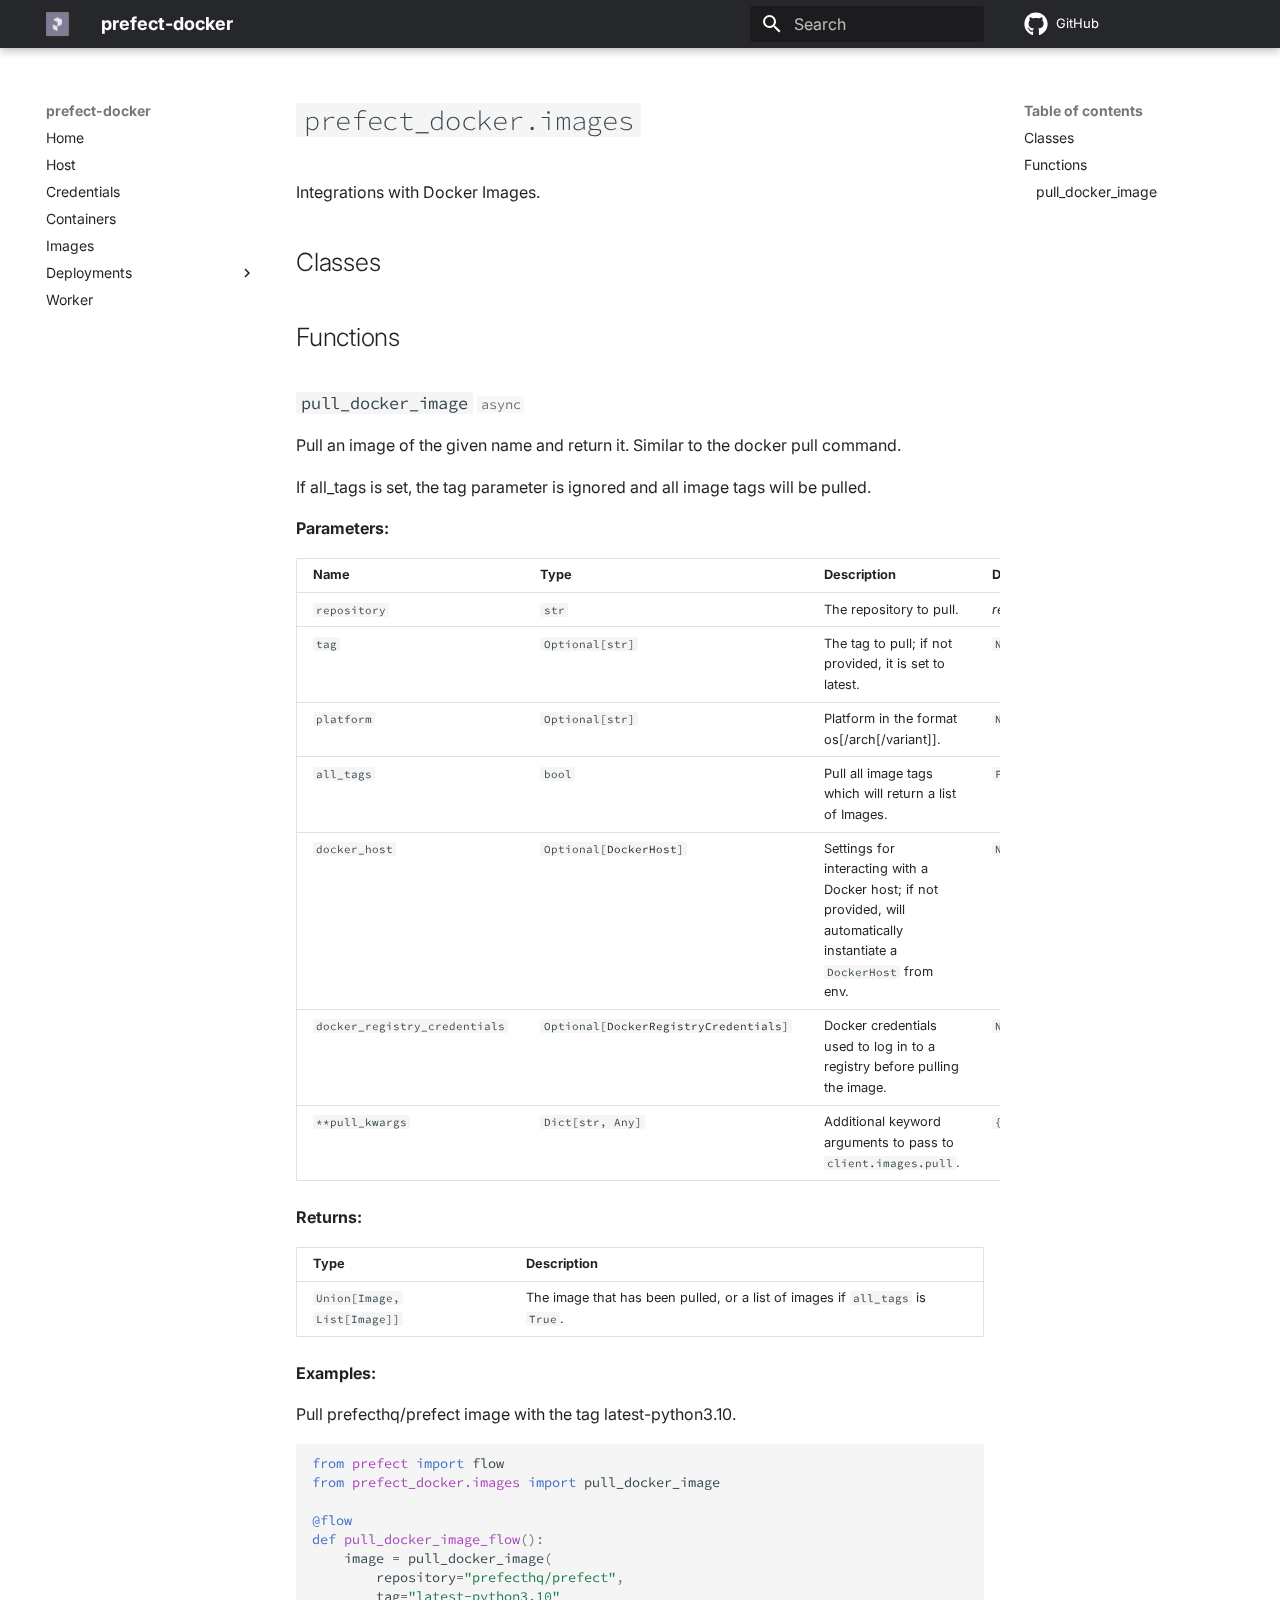
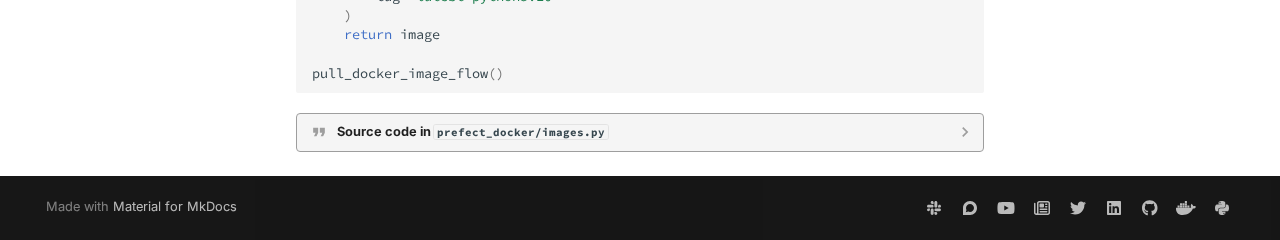
<file: images/index.html>
<!doctype html>
<html lang="en" class="no-js">
  <head>
    
      <meta charset="utf-8">
      <meta name="viewport" content="width=device-width,initial-scale=1">
      
      
      
        <link rel="canonical" href="https://PrefectHQ.github.io/prefect-docker/images/">
      
      
        <link rel="prev" href="../containers/">
      
      
        <link rel="next" href="../deployments/steps/">
      
      
      <link rel="icon" href="../img/favicon.ico">
      <meta name="generator" content="mkdocs-1.5.3, mkdocs-material-9.5.12">
    
    
      
        <title>Images - prefect-docker</title>
      
    
    
      <link rel="stylesheet" href="../assets/stylesheets/main.7e359304.min.css">
      
        
        <link rel="stylesheet" href="../assets/stylesheets/palette.06af60db.min.css">
      
      


    
    
      
    
    
      
        
        
        <link rel="preconnect" href="https://fonts.gstatic.com" crossorigin>
        <link rel="stylesheet" href="https://fonts.googleapis.com/css?family=Inter:300,300i,400,400i,700,700i%7CSource+Code+Pro:400,400i,700,700i&display=fallback">
        <style>:root{--md-text-font:"Inter";--md-code-font:"Source Code Pro"}</style>
      
    
    
      <link rel="stylesheet" href="../assets/_mkdocstrings.css">
    
      <link rel="stylesheet" href="../stylesheets/extra.css">
    
    <script>__md_scope=new URL("..",location),__md_hash=e=>[...e].reduce((e,_)=>(e<<5)-e+_.charCodeAt(0),0),__md_get=(e,_=localStorage,t=__md_scope)=>JSON.parse(_.getItem(t.pathname+"."+e)),__md_set=(e,_,t=localStorage,a=__md_scope)=>{try{t.setItem(a.pathname+"."+e,JSON.stringify(_))}catch(e){}}</script>
    
      
  


  
  

<script id="__analytics">function __md_analytics(){function n(){dataLayer.push(arguments)}window.dataLayer=window.dataLayer||[],n("js",new Date),n("config","G-8CSMBCQDKN"),document.addEventListener("DOMContentLoaded",function(){document.forms.search&&document.forms.search.query.addEventListener("blur",function(){this.value&&n("event","search",{search_term:this.value})}),document$.subscribe(function(){var a=document.forms.feedback;if(void 0!==a)for(var e of a.querySelectorAll("[type=submit]"))e.addEventListener("click",function(e){e.preventDefault();var t=document.location.pathname,e=this.getAttribute("data-md-value");n("event","feedback",{page:t,data:e}),a.firstElementChild.disabled=!0;e=a.querySelector(".md-feedback__note [data-md-value='"+e+"']");e&&(e.hidden=!1)}),a.hidden=!1}),location$.subscribe(function(e){n("config","G-8CSMBCQDKN",{page_path:e.pathname})})});var e=document.createElement("script");e.async=!0,e.src="https://www.googletagmanager.com/gtag/js?id=G-8CSMBCQDKN",document.getElementById("__analytics").insertAdjacentElement("afterEnd",e)}</script>
  
    <script>"undefined"!=typeof __md_analytics&&__md_analytics()</script>
  

    
    
    
  </head>
  
  
    
    
    
    
    
    <body dir="ltr" data-md-color-scheme="default" data-md-color-primary="blue" data-md-color-accent="blue">
  
    
    <input class="md-toggle" data-md-toggle="drawer" type="checkbox" id="__drawer" autocomplete="off">
    <input class="md-toggle" data-md-toggle="search" type="checkbox" id="__search" autocomplete="off">
    <label class="md-overlay" for="__drawer"></label>
    <div data-md-component="skip">
      
        
        <a href="#prefect_docker.images" class="md-skip">
          Skip to content
        </a>
      
    </div>
    <div data-md-component="announce">
      
    </div>
    
    
      

  

<header class="md-header md-header--shadow" data-md-component="header">
  <nav class="md-header__inner md-grid" aria-label="Header">
    <a href=".." title="prefect-docker" class="md-header__button md-logo" aria-label="prefect-docker" data-md-component="logo">
      
  <img src="../img/prefect-logo-mark.png" alt="logo">

    </a>
    <label class="md-header__button md-icon" for="__drawer">
      
      <svg xmlns="http://www.w3.org/2000/svg" viewBox="0 0 24 24"><path d="M3 6h18v2H3V6m0 5h18v2H3v-2m0 5h18v2H3v-2Z"/></svg>
    </label>
    <div class="md-header__title" data-md-component="header-title">
      <div class="md-header__ellipsis">
        <div class="md-header__topic">
          <span class="md-ellipsis">
            prefect-docker
          </span>
        </div>
        <div class="md-header__topic" data-md-component="header-topic">
          <span class="md-ellipsis">
            
              Images
            
          </span>
        </div>
      </div>
    </div>
    
      
    
    
    
    
      <label class="md-header__button md-icon" for="__search">
        
        <svg xmlns="http://www.w3.org/2000/svg" viewBox="0 0 24 24"><path d="M9.5 3A6.5 6.5 0 0 1 16 9.5c0 1.61-.59 3.09-1.56 4.23l.27.27h.79l5 5-1.5 1.5-5-5v-.79l-.27-.27A6.516 6.516 0 0 1 9.5 16 6.5 6.5 0 0 1 3 9.5 6.5 6.5 0 0 1 9.5 3m0 2C7 5 5 7 5 9.5S7 14 9.5 14 14 12 14 9.5 12 5 9.5 5Z"/></svg>
      </label>
      <div class="md-search" data-md-component="search" role="dialog">
  <label class="md-search__overlay" for="__search"></label>
  <div class="md-search__inner" role="search">
    <form class="md-search__form" name="search">
      <input type="text" class="md-search__input" name="query" aria-label="Search" placeholder="Search" autocapitalize="off" autocorrect="off" autocomplete="off" spellcheck="false" data-md-component="search-query" required>
      <label class="md-search__icon md-icon" for="__search">
        
        <svg xmlns="http://www.w3.org/2000/svg" viewBox="0 0 24 24"><path d="M9.5 3A6.5 6.5 0 0 1 16 9.5c0 1.61-.59 3.09-1.56 4.23l.27.27h.79l5 5-1.5 1.5-5-5v-.79l-.27-.27A6.516 6.516 0 0 1 9.5 16 6.5 6.5 0 0 1 3 9.5 6.5 6.5 0 0 1 9.5 3m0 2C7 5 5 7 5 9.5S7 14 9.5 14 14 12 14 9.5 12 5 9.5 5Z"/></svg>
        
        <svg xmlns="http://www.w3.org/2000/svg" viewBox="0 0 24 24"><path d="M20 11v2H8l5.5 5.5-1.42 1.42L4.16 12l7.92-7.92L13.5 5.5 8 11h12Z"/></svg>
      </label>
      <nav class="md-search__options" aria-label="Search">
        
        <button type="reset" class="md-search__icon md-icon" title="Clear" aria-label="Clear" tabindex="-1">
          
          <svg xmlns="http://www.w3.org/2000/svg" viewBox="0 0 24 24"><path d="M19 6.41 17.59 5 12 10.59 6.41 5 5 6.41 10.59 12 5 17.59 6.41 19 12 13.41 17.59 19 19 17.59 13.41 12 19 6.41Z"/></svg>
        </button>
      </nav>
      
    </form>
    <div class="md-search__output">
      <div class="md-search__scrollwrap" data-md-scrollfix>
        <div class="md-search-result" data-md-component="search-result">
          <div class="md-search-result__meta">
            Initializing search
          </div>
          <ol class="md-search-result__list" role="presentation"></ol>
        </div>
      </div>
    </div>
  </div>
</div>
    
    
      <div class="md-header__source">
        <a href="https://github.com/PrefectHQ/prefect-docker" title="Go to repository" class="md-source" data-md-component="source">
  <div class="md-source__icon md-icon">
    
    <svg xmlns="http://www.w3.org/2000/svg" viewBox="0 0 496 512"><!--! Font Awesome Free 6.5.1 by @fontawesome - https://fontawesome.com License - https://fontawesome.com/license/free (Icons: CC BY 4.0, Fonts: SIL OFL 1.1, Code: MIT License) Copyright 2023 Fonticons, Inc.--><path d="M165.9 397.4c0 2-2.3 3.6-5.2 3.6-3.3.3-5.6-1.3-5.6-3.6 0-2 2.3-3.6 5.2-3.6 3-.3 5.6 1.3 5.6 3.6zm-31.1-4.5c-.7 2 1.3 4.3 4.3 4.9 2.6 1 5.6 0 6.2-2s-1.3-4.3-4.3-5.2c-2.6-.7-5.5.3-6.2 2.3zm44.2-1.7c-2.9.7-4.9 2.6-4.6 4.9.3 2 2.9 3.3 5.9 2.6 2.9-.7 4.9-2.6 4.6-4.6-.3-1.9-3-3.2-5.9-2.9zM244.8 8C106.1 8 0 113.3 0 252c0 110.9 69.8 205.8 169.5 239.2 12.8 2.3 17.3-5.6 17.3-12.1 0-6.2-.3-40.4-.3-61.4 0 0-70 15-84.7-29.8 0 0-11.4-29.1-27.8-36.6 0 0-22.9-15.7 1.6-15.4 0 0 24.9 2 38.6 25.8 21.9 38.6 58.6 27.5 72.9 20.9 2.3-16 8.8-27.1 16-33.7-55.9-6.2-112.3-14.3-112.3-110.5 0-27.5 7.6-41.3 23.6-58.9-2.6-6.5-11.1-33.3 2.6-67.9 20.9-6.5 69 27 69 27 20-5.6 41.5-8.5 62.8-8.5s42.8 2.9 62.8 8.5c0 0 48.1-33.6 69-27 13.7 34.7 5.2 61.4 2.6 67.9 16 17.7 25.8 31.5 25.8 58.9 0 96.5-58.9 104.2-114.8 110.5 9.2 7.9 17 22.9 17 46.4 0 33.7-.3 75.4-.3 83.6 0 6.5 4.6 14.4 17.3 12.1C428.2 457.8 496 362.9 496 252 496 113.3 383.5 8 244.8 8zM97.2 352.9c-1.3 1-1 3.3.7 5.2 1.6 1.6 3.9 2.3 5.2 1 1.3-1 1-3.3-.7-5.2-1.6-1.6-3.9-2.3-5.2-1zm-10.8-8.1c-.7 1.3.3 2.9 2.3 3.9 1.6 1 3.6.7 4.3-.7.7-1.3-.3-2.9-2.3-3.9-2-.6-3.6-.3-4.3.7zm32.4 35.6c-1.6 1.3-1 4.3 1.3 6.2 2.3 2.3 5.2 2.6 6.5 1 1.3-1.3.7-4.3-1.3-6.2-2.2-2.3-5.2-2.6-6.5-1zm-11.4-14.7c-1.6 1-1.6 3.6 0 5.9 1.6 2.3 4.3 3.3 5.6 2.3 1.6-1.3 1.6-3.9 0-6.2-1.4-2.3-4-3.3-5.6-2z"/></svg>
  </div>
  <div class="md-source__repository">
    GitHub
  </div>
</a>
      </div>
    
  </nav>
  
</header>
    
    <div class="md-container" data-md-component="container">
      
      
        
          
        
      
      <main class="md-main" data-md-component="main">
        <div class="md-main__inner md-grid">
          
            
              
              <div class="md-sidebar md-sidebar--primary" data-md-component="sidebar" data-md-type="navigation" >
                <div class="md-sidebar__scrollwrap">
                  <div class="md-sidebar__inner">
                    



<nav class="md-nav md-nav--primary" aria-label="Navigation" data-md-level="0">
  <label class="md-nav__title" for="__drawer">
    <a href=".." title="prefect-docker" class="md-nav__button md-logo" aria-label="prefect-docker" data-md-component="logo">
      
  <img src="../img/prefect-logo-mark.png" alt="logo">

    </a>
    prefect-docker
  </label>
  
    <div class="md-nav__source">
      <a href="https://github.com/PrefectHQ/prefect-docker" title="Go to repository" class="md-source" data-md-component="source">
  <div class="md-source__icon md-icon">
    
    <svg xmlns="http://www.w3.org/2000/svg" viewBox="0 0 496 512"><!--! Font Awesome Free 6.5.1 by @fontawesome - https://fontawesome.com License - https://fontawesome.com/license/free (Icons: CC BY 4.0, Fonts: SIL OFL 1.1, Code: MIT License) Copyright 2023 Fonticons, Inc.--><path d="M165.9 397.4c0 2-2.3 3.6-5.2 3.6-3.3.3-5.6-1.3-5.6-3.6 0-2 2.3-3.6 5.2-3.6 3-.3 5.6 1.3 5.6 3.6zm-31.1-4.5c-.7 2 1.3 4.3 4.3 4.9 2.6 1 5.6 0 6.2-2s-1.3-4.3-4.3-5.2c-2.6-.7-5.5.3-6.2 2.3zm44.2-1.7c-2.9.7-4.9 2.6-4.6 4.9.3 2 2.9 3.3 5.9 2.6 2.9-.7 4.9-2.6 4.6-4.6-.3-1.9-3-3.2-5.9-2.9zM244.8 8C106.1 8 0 113.3 0 252c0 110.9 69.8 205.8 169.5 239.2 12.8 2.3 17.3-5.6 17.3-12.1 0-6.2-.3-40.4-.3-61.4 0 0-70 15-84.7-29.8 0 0-11.4-29.1-27.8-36.6 0 0-22.9-15.7 1.6-15.4 0 0 24.9 2 38.6 25.8 21.9 38.6 58.6 27.5 72.9 20.9 2.3-16 8.8-27.1 16-33.7-55.9-6.2-112.3-14.3-112.3-110.5 0-27.5 7.6-41.3 23.6-58.9-2.6-6.5-11.1-33.3 2.6-67.9 20.9-6.5 69 27 69 27 20-5.6 41.5-8.5 62.8-8.5s42.8 2.9 62.8 8.5c0 0 48.1-33.6 69-27 13.7 34.7 5.2 61.4 2.6 67.9 16 17.7 25.8 31.5 25.8 58.9 0 96.5-58.9 104.2-114.8 110.5 9.2 7.9 17 22.9 17 46.4 0 33.7-.3 75.4-.3 83.6 0 6.5 4.6 14.4 17.3 12.1C428.2 457.8 496 362.9 496 252 496 113.3 383.5 8 244.8 8zM97.2 352.9c-1.3 1-1 3.3.7 5.2 1.6 1.6 3.9 2.3 5.2 1 1.3-1 1-3.3-.7-5.2-1.6-1.6-3.9-2.3-5.2-1zm-10.8-8.1c-.7 1.3.3 2.9 2.3 3.9 1.6 1 3.6.7 4.3-.7.7-1.3-.3-2.9-2.3-3.9-2-.6-3.6-.3-4.3.7zm32.4 35.6c-1.6 1.3-1 4.3 1.3 6.2 2.3 2.3 5.2 2.6 6.5 1 1.3-1.3.7-4.3-1.3-6.2-2.2-2.3-5.2-2.6-6.5-1zm-11.4-14.7c-1.6 1-1.6 3.6 0 5.9 1.6 2.3 4.3 3.3 5.6 2.3 1.6-1.3 1.6-3.9 0-6.2-1.4-2.3-4-3.3-5.6-2z"/></svg>
  </div>
  <div class="md-source__repository">
    GitHub
  </div>
</a>
    </div>
  
  <ul class="md-nav__list" data-md-scrollfix>
    
      
      
  
  
  
  
    <li class="md-nav__item">
      <a href=".." class="md-nav__link">
        
  
  <span class="md-ellipsis">
    Home
  </span>
  

      </a>
    </li>
  

    
      
      
  
  
  
  
    <li class="md-nav__item">
      <a href="../host/" class="md-nav__link">
        
  
  <span class="md-ellipsis">
    Host
  </span>
  

      </a>
    </li>
  

    
      
      
  
  
  
  
    <li class="md-nav__item">
      <a href="../credentials/" class="md-nav__link">
        
  
  <span class="md-ellipsis">
    Credentials
  </span>
  

      </a>
    </li>
  

    
      
      
  
  
  
  
    <li class="md-nav__item">
      <a href="../containers/" class="md-nav__link">
        
  
  <span class="md-ellipsis">
    Containers
  </span>
  

      </a>
    </li>
  

    
      
      
  
  
    
  
  
  
    <li class="md-nav__item md-nav__item--active">
      
      <input class="md-nav__toggle md-toggle" type="checkbox" id="__toc">
      
      
        
      
      
        <label class="md-nav__link md-nav__link--active" for="__toc">
          
  
  <span class="md-ellipsis">
    Images
  </span>
  

          <span class="md-nav__icon md-icon"></span>
        </label>
      
      <a href="./" class="md-nav__link md-nav__link--active">
        
  
  <span class="md-ellipsis">
    Images
  </span>
  

      </a>
      
        

<nav class="md-nav md-nav--secondary" aria-label="Table of contents">
  
  
  
    
  
  
    <label class="md-nav__title" for="__toc">
      <span class="md-nav__icon md-icon"></span>
      Table of contents
    </label>
    <ul class="md-nav__list" data-md-component="toc" data-md-scrollfix>
      
        <li class="md-nav__item">
  <a href="#prefect_docker.images-classes" class="md-nav__link">
    <span class="md-ellipsis">
      Classes
    </span>
  </a>
  
</li>
      
        <li class="md-nav__item">
  <a href="#prefect_docker.images-functions" class="md-nav__link">
    <span class="md-ellipsis">
      Functions
    </span>
  </a>
  
    <nav class="md-nav" aria-label="Functions">
      <ul class="md-nav__list">
        
          <li class="md-nav__item">
  <a href="#prefect_docker.images.pull_docker_image" class="md-nav__link">
    <span class="md-ellipsis">
      pull_docker_image
    </span>
  </a>
  
</li>
        
      </ul>
    </nav>
  
</li>
      
    </ul>
  
</nav>
      
    </li>
  

    
      
      
  
  
  
  
    
    
    
    
    <li class="md-nav__item md-nav__item--nested">
      
        
        
        <input class="md-nav__toggle md-toggle " type="checkbox" id="__nav_6" >
        
          
          <label class="md-nav__link" for="__nav_6" id="__nav_6_label" tabindex="0">
            
  
  <span class="md-ellipsis">
    Deployments
  </span>
  

            <span class="md-nav__icon md-icon"></span>
          </label>
        
        <nav class="md-nav" data-md-level="1" aria-labelledby="__nav_6_label" aria-expanded="false">
          <label class="md-nav__title" for="__nav_6">
            <span class="md-nav__icon md-icon"></span>
            Deployments
          </label>
          <ul class="md-nav__list" data-md-scrollfix>
            
              
                
  
  
  
  
    <li class="md-nav__item">
      <a href="../deployments/steps/" class="md-nav__link">
        
  
  <span class="md-ellipsis">
    Steps
  </span>
  

      </a>
    </li>
  

              
            
          </ul>
        </nav>
      
    </li>
  

    
      
      
  
  
  
  
    <li class="md-nav__item">
      <a href="../worker/" class="md-nav__link">
        
  
  <span class="md-ellipsis">
    Worker
  </span>
  

      </a>
    </li>
  

    
  </ul>
</nav>
                  </div>
                </div>
              </div>
            
            
              
              <div class="md-sidebar md-sidebar--secondary" data-md-component="sidebar" data-md-type="toc" >
                <div class="md-sidebar__scrollwrap">
                  <div class="md-sidebar__inner">
                    

<nav class="md-nav md-nav--secondary" aria-label="Table of contents">
  
  
  
    
  
  
    <label class="md-nav__title" for="__toc">
      <span class="md-nav__icon md-icon"></span>
      Table of contents
    </label>
    <ul class="md-nav__list" data-md-component="toc" data-md-scrollfix>
      
        <li class="md-nav__item">
  <a href="#prefect_docker.images-classes" class="md-nav__link">
    <span class="md-ellipsis">
      Classes
    </span>
  </a>
  
</li>
      
        <li class="md-nav__item">
  <a href="#prefect_docker.images-functions" class="md-nav__link">
    <span class="md-ellipsis">
      Functions
    </span>
  </a>
  
    <nav class="md-nav" aria-label="Functions">
      <ul class="md-nav__list">
        
          <li class="md-nav__item">
  <a href="#prefect_docker.images.pull_docker_image" class="md-nav__link">
    <span class="md-ellipsis">
      pull_docker_image
    </span>
  </a>
  
</li>
        
      </ul>
    </nav>
  
</li>
      
    </ul>
  
</nav>
                  </div>
                </div>
              </div>
            
          
          
            <div class="md-content" data-md-component="content">
              <article class="md-content__inner md-typeset">
                
                  

  
  


<div class="doc doc-object doc-module">



<h1 id="prefect_docker.images" class="doc doc-heading">
          <code>prefect_docker.images</code>


</h1>

  <div class="doc doc-contents first">
  
      <p>Integrations with Docker Images.</p>

  

  <div class="doc doc-children">






<h2 id="prefect_docker.images-classes">Classes</h2>
<h2 id="prefect_docker.images-functions">Functions</h2>


<div class="doc doc-object doc-function">



<h3 id="prefect_docker.images.pull_docker_image" class="doc doc-heading">
          <code class="highlight language-python"><span class="n">pull_docker_image</span></code>
  
  <span class="doc doc-labels">
      <small class="doc doc-label doc-label-async"><code>async</code></small>
  </span>

</h3>


  <div class="doc doc-contents ">
  
      <p>Pull an image of the given name and return it. Similar to the docker pull command.</p>
<p>If all_tags is set, the tag parameter is ignored and all image tags will be pulled.</p>



  <p><strong>Parameters:</strong></p>
  <table>
    <thead>
      <tr>
        <th>Name</th>
        <th>Type</th>
        <th>Description</th>
        <th>Default</th>
      </tr>
    </thead>
    <tbody>
        <tr>
          <td><code>repository</code></td>
          <td>
                <code>str</code>
          </td>
          <td>
            <div class="doc-md-description">
              <p>The repository to pull.</p>
            </div>
          </td>
          <td>
              <em>required</em>
          </td>
        </tr>
        <tr>
          <td><code>tag</code></td>
          <td>
                <code><span title="typing.Optional">Optional</span>[str]</code>
          </td>
          <td>
            <div class="doc-md-description">
              <p>The tag to pull; if not provided, it is set to latest.</p>
            </div>
          </td>
          <td>
                <code>None</code>
          </td>
        </tr>
        <tr>
          <td><code>platform</code></td>
          <td>
                <code><span title="typing.Optional">Optional</span>[str]</code>
          </td>
          <td>
            <div class="doc-md-description">
              <p>Platform in the format os[/arch[/variant]].</p>
            </div>
          </td>
          <td>
                <code>None</code>
          </td>
        </tr>
        <tr>
          <td><code>all_tags</code></td>
          <td>
                <code>bool</code>
          </td>
          <td>
            <div class="doc-md-description">
              <p>Pull all image tags which will return a list of Images.</p>
            </div>
          </td>
          <td>
                <code>False</code>
          </td>
        </tr>
        <tr>
          <td><code>docker_host</code></td>
          <td>
                <code><span title="typing.Optional">Optional</span>[<a class="autorefs autorefs-internal" title="prefect_docker.host.DockerHost" href="../host/#prefect_docker.host.DockerHost">DockerHost</a>]</code>
          </td>
          <td>
            <div class="doc-md-description">
              <p>Settings for interacting with a Docker host; if not
provided, will automatically instantiate a <code>DockerHost</code> from env.</p>
            </div>
          </td>
          <td>
                <code>None</code>
          </td>
        </tr>
        <tr>
          <td><code>docker_registry_credentials</code></td>
          <td>
                <code><span title="typing.Optional">Optional</span>[<a class="autorefs autorefs-internal" title="prefect_docker.credentials.DockerRegistryCredentials" href="../credentials/#prefect_docker.credentials.DockerRegistryCredentials">DockerRegistryCredentials</a>]</code>
          </td>
          <td>
            <div class="doc-md-description">
              <p>Docker credentials used to log in to
a registry before pulling the image.</p>
            </div>
          </td>
          <td>
                <code>None</code>
          </td>
        </tr>
        <tr>
          <td><code>**pull_kwargs</code></td>
          <td>
                <code><span title="typing.Dict">Dict</span>[str, <span title="typing.Any">Any</span>]</code>
          </td>
          <td>
            <div class="doc-md-description">
              <p>Additional keyword arguments to pass to <code>client.images.pull</code>.</p>
            </div>
          </td>
          <td>
                <code>{}</code>
          </td>
        </tr>
    </tbody>
  </table>



  <p><strong>Returns:</strong></p>
  <table>
    <thead>
      <tr>
        <th>Type</th>
        <th>Description</th>
      </tr>
    </thead>
    <tbody>
        <tr>
          <td>
                <code><span title="typing.Union">Union</span>[<span title="docker.models.images.Image">Image</span>, <span title="typing.List">List</span>[<span title="docker.models.images.Image">Image</span>]]</code>
          </td>
          <td>
            <div class="doc-md-description">
              <p>The image that has been pulled, or a list of images if <code>all_tags</code> is <code>True</code>.</p>
            </div>
          </td>
        </tr>
    </tbody>
  </table>



<p><strong>Examples:</strong></p>
    <p>Pull prefecthq/prefect image with the tag latest-python3.10.
<div class="highlight"><pre><span></span><code><span class="kn">from</span> <span class="nn">prefect</span> <span class="kn">import</span> <span class="n">flow</span>
<span class="kn">from</span> <span class="nn">prefect_docker.images</span> <span class="kn">import</span> <span class="n">pull_docker_image</span>

<span class="nd">@flow</span>
<span class="k">def</span> <span class="nf">pull_docker_image_flow</span><span class="p">():</span>
    <span class="n">image</span> <span class="o">=</span> <span class="n">pull_docker_image</span><span class="p">(</span>
        <span class="n">repository</span><span class="o">=</span><span class="s2">&quot;prefecthq/prefect&quot;</span><span class="p">,</span>
        <span class="n">tag</span><span class="o">=</span><span class="s2">&quot;latest-python3.10&quot;</span>
    <span class="p">)</span>
    <span class="k">return</span> <span class="n">image</span>

<span class="n">pull_docker_image_flow</span><span class="p">()</span>
</code></pre></div></p>

          <details class="quote">
            <summary>Source code in <code>prefect_docker/images.py</code></summary>
            <div class="highlight"><table class="highlighttable"><tr><td class="linenos"><div class="linenodiv"><pre><span></span><span class="normal">13</span>
<span class="normal">14</span>
<span class="normal">15</span>
<span class="normal">16</span>
<span class="normal">17</span>
<span class="normal">18</span>
<span class="normal">19</span>
<span class="normal">20</span>
<span class="normal">21</span>
<span class="normal">22</span>
<span class="normal">23</span>
<span class="normal">24</span>
<span class="normal">25</span>
<span class="normal">26</span>
<span class="normal">27</span>
<span class="normal">28</span>
<span class="normal">29</span>
<span class="normal">30</span>
<span class="normal">31</span>
<span class="normal">32</span>
<span class="normal">33</span>
<span class="normal">34</span>
<span class="normal">35</span>
<span class="normal">36</span>
<span class="normal">37</span>
<span class="normal">38</span>
<span class="normal">39</span>
<span class="normal">40</span>
<span class="normal">41</span>
<span class="normal">42</span>
<span class="normal">43</span>
<span class="normal">44</span>
<span class="normal">45</span>
<span class="normal">46</span>
<span class="normal">47</span>
<span class="normal">48</span>
<span class="normal">49</span>
<span class="normal">50</span>
<span class="normal">51</span>
<span class="normal">52</span>
<span class="normal">53</span>
<span class="normal">54</span>
<span class="normal">55</span>
<span class="normal">56</span>
<span class="normal">57</span>
<span class="normal">58</span>
<span class="normal">59</span>
<span class="normal">60</span>
<span class="normal">61</span>
<span class="normal">62</span>
<span class="normal">63</span>
<span class="normal">64</span>
<span class="normal">65</span>
<span class="normal">66</span>
<span class="normal">67</span>
<span class="normal">68</span>
<span class="normal">69</span>
<span class="normal">70</span>
<span class="normal">71</span>
<span class="normal">72</span>
<span class="normal">73</span>
<span class="normal">74</span>
<span class="normal">75</span>
<span class="normal">76</span>
<span class="normal">77</span>
<span class="normal">78</span>
<span class="normal">79</span>
<span class="normal">80</span>
<span class="normal">81</span>
<span class="normal">82</span>
<span class="normal">83</span>
<span class="normal">84</span>
<span class="normal">85</span></pre></div></td><td class="code"><div><pre><span></span><code><span class="nd">@task</span>
<span class="k">async</span> <span class="k">def</span> <span class="nf">pull_docker_image</span><span class="p">(</span>
    <span class="n">repository</span><span class="p">:</span> <span class="nb">str</span><span class="p">,</span>
    <span class="n">tag</span><span class="p">:</span> <span class="n">Optional</span><span class="p">[</span><span class="nb">str</span><span class="p">]</span> <span class="o">=</span> <span class="kc">None</span><span class="p">,</span>
    <span class="n">platform</span><span class="p">:</span> <span class="n">Optional</span><span class="p">[</span><span class="nb">str</span><span class="p">]</span> <span class="o">=</span> <span class="kc">None</span><span class="p">,</span>
    <span class="n">all_tags</span><span class="p">:</span> <span class="nb">bool</span> <span class="o">=</span> <span class="kc">False</span><span class="p">,</span>
    <span class="n">docker_host</span><span class="p">:</span> <span class="n">Optional</span><span class="p">[</span><span class="n">DockerHost</span><span class="p">]</span> <span class="o">=</span> <span class="kc">None</span><span class="p">,</span>
    <span class="n">docker_registry_credentials</span><span class="p">:</span> <span class="n">Optional</span><span class="p">[</span><span class="n">DockerRegistryCredentials</span><span class="p">]</span> <span class="o">=</span> <span class="kc">None</span><span class="p">,</span>
    <span class="o">**</span><span class="n">pull_kwargs</span><span class="p">:</span> <span class="n">Dict</span><span class="p">[</span><span class="nb">str</span><span class="p">,</span> <span class="n">Any</span><span class="p">],</span>
<span class="p">)</span> <span class="o">-&gt;</span> <span class="n">Union</span><span class="p">[</span><span class="n">Image</span><span class="p">,</span> <span class="n">List</span><span class="p">[</span><span class="n">Image</span><span class="p">]]:</span>
<span class="w">    </span><span class="sd">&quot;&quot;&quot;</span>
<span class="sd">    Pull an image of the given name and return it. Similar to the docker pull command.</span>

<span class="sd">    If all_tags is set, the tag parameter is ignored and all image tags will be pulled.</span>

<span class="sd">    Args:</span>
<span class="sd">        repository: The repository to pull.</span>
<span class="sd">        tag: The tag to pull; if not provided, it is set to latest.</span>
<span class="sd">        platform: Platform in the format os[/arch[/variant]].</span>
<span class="sd">        all_tags: Pull all image tags which will return a list of Images.</span>
<span class="sd">        docker_host: Settings for interacting with a Docker host; if not</span>
<span class="sd">            provided, will automatically instantiate a `DockerHost` from env.</span>
<span class="sd">        docker_registry_credentials: Docker credentials used to log in to</span>
<span class="sd">            a registry before pulling the image.</span>
<span class="sd">        **pull_kwargs: Additional keyword arguments to pass to `client.images.pull`.</span>

<span class="sd">    Returns:</span>
<span class="sd">        The image that has been pulled, or a list of images if `all_tags` is `True`.</span>

<span class="sd">    Examples:</span>
<span class="sd">        Pull prefecthq/prefect image with the tag latest-python3.10.</span>
<span class="sd">        ```python</span>
<span class="sd">        from prefect import flow</span>
<span class="sd">        from prefect_docker.images import pull_docker_image</span>

<span class="sd">        @flow</span>
<span class="sd">        def pull_docker_image_flow():</span>
<span class="sd">            image = pull_docker_image(</span>
<span class="sd">                repository=&quot;prefecthq/prefect&quot;,</span>
<span class="sd">                tag=&quot;latest-python3.10&quot;</span>
<span class="sd">            )</span>
<span class="sd">            return image</span>

<span class="sd">        pull_docker_image_flow()</span>
<span class="sd">        ```</span>
<span class="sd">    &quot;&quot;&quot;</span>
    <span class="n">logger</span> <span class="o">=</span> <span class="n">get_run_logger</span><span class="p">()</span>
    <span class="k">if</span> <span class="n">tag</span> <span class="ow">and</span> <span class="n">all_tags</span><span class="p">:</span>
        <span class="k">raise</span> <span class="ne">ValueError</span><span class="p">(</span><span class="s2">&quot;Cannot pass `tags` and `all_tags` together&quot;</span><span class="p">)</span>

    <span class="n">pull_kwargs</span> <span class="o">=</span> <span class="p">{</span>
        <span class="s2">&quot;repository&quot;</span><span class="p">:</span> <span class="n">repository</span><span class="p">,</span>
        <span class="s2">&quot;tag&quot;</span><span class="p">:</span> <span class="n">tag</span><span class="p">,</span>
        <span class="s2">&quot;platform&quot;</span><span class="p">:</span> <span class="n">platform</span><span class="p">,</span>
        <span class="s2">&quot;all_tags&quot;</span><span class="p">:</span> <span class="n">all_tags</span><span class="p">,</span>
        <span class="o">**</span><span class="n">pull_kwargs</span><span class="p">,</span>
    <span class="p">}</span>
    <span class="n">pull_kwargs</span> <span class="o">=</span> <span class="p">{</span>
        <span class="n">key</span><span class="p">:</span> <span class="n">value</span> <span class="k">for</span> <span class="n">key</span><span class="p">,</span> <span class="n">value</span> <span class="ow">in</span> <span class="n">pull_kwargs</span><span class="o">.</span><span class="n">items</span><span class="p">()</span> <span class="k">if</span> <span class="n">value</span> <span class="ow">is</span> <span class="ow">not</span> <span class="kc">None</span>
    <span class="p">}</span>

    <span class="k">with</span> <span class="p">(</span><span class="n">docker_host</span> <span class="ow">or</span> <span class="n">DockerHost</span><span class="p">())</span><span class="o">.</span><span class="n">get_client</span><span class="p">()</span> <span class="k">as</span> <span class="n">client</span><span class="p">:</span>
        <span class="k">if</span> <span class="n">docker_registry_credentials</span> <span class="ow">is</span> <span class="ow">not</span> <span class="kc">None</span><span class="p">:</span>
            <span class="k">await</span> <span class="n">docker_registry_credentials</span><span class="o">.</span><span class="n">login</span><span class="p">(</span><span class="n">client</span><span class="o">=</span><span class="n">client</span><span class="p">)</span>

        <span class="k">if</span> <span class="n">tag</span><span class="p">:</span>
            <span class="n">logger</span><span class="o">.</span><span class="n">info</span><span class="p">(</span><span class="sa">f</span><span class="s2">&quot;Pulling image: </span><span class="si">{</span><span class="n">repository</span><span class="si">}</span><span class="s2">:</span><span class="si">{</span><span class="n">tag</span><span class="si">}</span><span class="s2">.&quot;</span><span class="p">)</span>
        <span class="k">elif</span> <span class="n">all_tags</span><span class="p">:</span>
            <span class="n">logger</span><span class="o">.</span><span class="n">info</span><span class="p">(</span><span class="sa">f</span><span class="s2">&quot;Pulling all images from: </span><span class="si">{</span><span class="n">repository</span><span class="si">}</span><span class="s2">&quot;</span><span class="p">)</span>

        <span class="n">image</span> <span class="o">=</span> <span class="k">await</span> <span class="n">run_sync_in_worker_thread</span><span class="p">(</span><span class="n">client</span><span class="o">.</span><span class="n">images</span><span class="o">.</span><span class="n">pull</span><span class="p">,</span> <span class="o">**</span><span class="n">pull_kwargs</span><span class="p">)</span>

    <span class="k">return</span> <span class="n">image</span>
</code></pre></div></td></tr></table></div>
          </details>
  </div>

</div>



  </div>

  </div>

</div>









  




                
              </article>
            </div>
          
          
<script>var target=document.getElementById(location.hash.slice(1));target&&target.name&&(target.checked=target.name.startsWith("__tabbed_"))</script>
        </div>
        
      </main>
      
        <footer class="md-footer">
  
  <div class="md-footer-meta md-typeset">
    <div class="md-footer-meta__inner md-grid">
      <div class="md-copyright">
  
  
    Made with
    <a href="https://squidfunk.github.io/mkdocs-material/" target="_blank" rel="noopener">
      Material for MkDocs
    </a>
  
</div>
      
        <div class="md-social">
  
    
    
    
    
      
      
    
    <a href="https://www.prefect.io/slack/" target="_blank" rel="noopener" title="www.prefect.io" class="md-social__link">
      <svg xmlns="http://www.w3.org/2000/svg" viewBox="0 0 448 512"><!--! Font Awesome Free 6.5.1 by @fontawesome - https://fontawesome.com License - https://fontawesome.com/license/free (Icons: CC BY 4.0, Fonts: SIL OFL 1.1, Code: MIT License) Copyright 2023 Fonticons, Inc.--><path d="M94.12 315.1c0 25.9-21.16 47.06-47.06 47.06S0 341 0 315.1c0-25.9 21.16-47.06 47.06-47.06h47.06v47.06zm23.72 0c0-25.9 21.16-47.06 47.06-47.06s47.06 21.16 47.06 47.06v117.84c0 25.9-21.16 47.06-47.06 47.06s-47.06-21.16-47.06-47.06V315.1zm47.06-188.98c-25.9 0-47.06-21.16-47.06-47.06S139 32 164.9 32s47.06 21.16 47.06 47.06v47.06H164.9zm0 23.72c25.9 0 47.06 21.16 47.06 47.06s-21.16 47.06-47.06 47.06H47.06C21.16 243.96 0 222.8 0 196.9s21.16-47.06 47.06-47.06H164.9zm188.98 47.06c0-25.9 21.16-47.06 47.06-47.06 25.9 0 47.06 21.16 47.06 47.06s-21.16 47.06-47.06 47.06h-47.06V196.9zm-23.72 0c0 25.9-21.16 47.06-47.06 47.06-25.9 0-47.06-21.16-47.06-47.06V79.06c0-25.9 21.16-47.06 47.06-47.06 25.9 0 47.06 21.16 47.06 47.06V196.9zM283.1 385.88c25.9 0 47.06 21.16 47.06 47.06 0 25.9-21.16 47.06-47.06 47.06-25.9 0-47.06-21.16-47.06-47.06v-47.06h47.06zm0-23.72c-25.9 0-47.06-21.16-47.06-47.06 0-25.9 21.16-47.06 47.06-47.06h117.84c25.9 0 47.06 21.16 47.06 47.06 0 25.9-21.16 47.06-47.06 47.06H283.1z"/></svg>
    </a>
  
    
    
    
    
      
      
    
    <a href="https://discourse.prefect.io/" target="_blank" rel="noopener" title="discourse.prefect.io" class="md-social__link">
      <svg xmlns="http://www.w3.org/2000/svg" viewBox="0 0 448 512"><!--! Font Awesome Free 6.5.1 by @fontawesome - https://fontawesome.com License - https://fontawesome.com/license/free (Icons: CC BY 4.0, Fonts: SIL OFL 1.1, Code: MIT License) Copyright 2023 Fonticons, Inc.--><path d="M225.9 32C103.3 32 0 130.5 0 252.1 0 256 .1 480 .1 480l225.8-.2c122.7 0 222.1-102.3 222.1-223.9C448 134.3 348.6 32 225.9 32zM224 384c-19.4 0-37.9-4.3-54.4-12.1L88.5 392l22.9-75c-9.8-18.1-15.4-38.9-15.4-61 0-70.7 57.3-128 128-128s128 57.3 128 128-57.3 128-128 128z"/></svg>
    </a>
  
    
    
    
    
      
      
    
    <a href="https://www.youtube.com/c/PrefectIO/videos" target="_blank" rel="noopener" title="www.youtube.com" class="md-social__link">
      <svg xmlns="http://www.w3.org/2000/svg" viewBox="0 0 576 512"><!--! Font Awesome Free 6.5.1 by @fontawesome - https://fontawesome.com License - https://fontawesome.com/license/free (Icons: CC BY 4.0, Fonts: SIL OFL 1.1, Code: MIT License) Copyright 2023 Fonticons, Inc.--><path d="M549.655 124.083c-6.281-23.65-24.787-42.276-48.284-48.597C458.781 64 288 64 288 64S117.22 64 74.629 75.486c-23.497 6.322-42.003 24.947-48.284 48.597-11.412 42.867-11.412 132.305-11.412 132.305s0 89.438 11.412 132.305c6.281 23.65 24.787 41.5 48.284 47.821C117.22 448 288 448 288 448s170.78 0 213.371-11.486c23.497-6.321 42.003-24.171 48.284-47.821 11.412-42.867 11.412-132.305 11.412-132.305s0-89.438-11.412-132.305zm-317.51 213.508V175.185l142.739 81.205-142.739 81.201z"/></svg>
    </a>
  
    
    
    
    
      
      
    
    <a href="https://prefect.io/guide/" target="_blank" rel="noopener" title="prefect.io" class="md-social__link">
      <svg xmlns="http://www.w3.org/2000/svg" viewBox="0 0 512 512"><!--! Font Awesome Free 6.5.1 by @fontawesome - https://fontawesome.com License - https://fontawesome.com/license/free (Icons: CC BY 4.0, Fonts: SIL OFL 1.1, Code: MIT License) Copyright 2023 Fonticons, Inc.--><path d="M168 80c-13.3 0-24 10.7-24 24v304c0 8.4-1.4 16.5-4.1 24H440c13.3 0 24-10.7 24-24V104c0-13.3-10.7-24-24-24H168zM72 480c-39.8 0-72-32.2-72-72V112c0-13.3 10.7-24 24-24s24 10.7 24 24v296c0 13.3 10.7 24 24 24s24-10.7 24-24V104c0-39.8 32.2-72 72-72h272c39.8 0 72 32.2 72 72v304c0 39.8-32.2 72-72 72H72zm104-344c0-13.3 10.7-24 24-24h96c13.3 0 24 10.7 24 24v80c0 13.3-10.7 24-24 24h-96c-13.3 0-24-10.7-24-24v-80zm200-24h32c13.3 0 24 10.7 24 24s-10.7 24-24 24h-32c-13.3 0-24-10.7-24-24s10.7-24 24-24zm0 80h32c13.3 0 24 10.7 24 24s-10.7 24-24 24h-32c-13.3 0-24-10.7-24-24s10.7-24 24-24zm-176 80h208c13.3 0 24 10.7 24 24s-10.7 24-24 24H200c-13.3 0-24-10.7-24-24s10.7-24 24-24zm0 80h208c13.3 0 24 10.7 24 24s-10.7 24-24 24H200c-13.3 0-24-10.7-24-24s10.7-24 24-24z"/></svg>
    </a>
  
    
    
    
    
      
      
    
    <a href="https://twitter.com/PrefectIO" target="_blank" rel="noopener" title="twitter.com" class="md-social__link">
      <svg xmlns="http://www.w3.org/2000/svg" viewBox="0 0 512 512"><!--! Font Awesome Free 6.5.1 by @fontawesome - https://fontawesome.com License - https://fontawesome.com/license/free (Icons: CC BY 4.0, Fonts: SIL OFL 1.1, Code: MIT License) Copyright 2023 Fonticons, Inc.--><path d="M459.37 151.716c.325 4.548.325 9.097.325 13.645 0 138.72-105.583 298.558-298.558 298.558-59.452 0-114.68-17.219-161.137-47.106 8.447.974 16.568 1.299 25.34 1.299 49.055 0 94.213-16.568 130.274-44.832-46.132-.975-84.792-31.188-98.112-72.772 6.498.974 12.995 1.624 19.818 1.624 9.421 0 18.843-1.3 27.614-3.573-48.081-9.747-84.143-51.98-84.143-102.985v-1.299c13.969 7.797 30.214 12.67 47.431 13.319-28.264-18.843-46.781-51.005-46.781-87.391 0-19.492 5.197-37.36 14.294-52.954 51.655 63.675 129.3 105.258 216.365 109.807-1.624-7.797-2.599-15.918-2.599-24.04 0-57.828 46.782-104.934 104.934-104.934 30.213 0 57.502 12.67 76.67 33.137 23.715-4.548 46.456-13.32 66.599-25.34-7.798 24.366-24.366 44.833-46.132 57.827 21.117-2.273 41.584-8.122 60.426-16.243-14.292 20.791-32.161 39.308-52.628 54.253z"/></svg>
    </a>
  
    
    
    
    
      
      
    
    <a href="https://www.linkedin.com/company/prefect/" target="_blank" rel="noopener" title="www.linkedin.com" class="md-social__link">
      <svg xmlns="http://www.w3.org/2000/svg" viewBox="0 0 448 512"><!--! Font Awesome Free 6.5.1 by @fontawesome - https://fontawesome.com License - https://fontawesome.com/license/free (Icons: CC BY 4.0, Fonts: SIL OFL 1.1, Code: MIT License) Copyright 2023 Fonticons, Inc.--><path d="M416 32H31.9C14.3 32 0 46.5 0 64.3v383.4C0 465.5 14.3 480 31.9 480H416c17.6 0 32-14.5 32-32.3V64.3c0-17.8-14.4-32.3-32-32.3zM135.4 416H69V202.2h66.5V416zm-33.2-243c-21.3 0-38.5-17.3-38.5-38.5S80.9 96 102.2 96c21.2 0 38.5 17.3 38.5 38.5 0 21.3-17.2 38.5-38.5 38.5zm282.1 243h-66.4V312c0-24.8-.5-56.7-34.5-56.7-34.6 0-39.9 27-39.9 54.9V416h-66.4V202.2h63.7v29.2h.9c8.9-16.8 30.6-34.5 62.9-34.5 67.2 0 79.7 44.3 79.7 101.9V416z"/></svg>
    </a>
  
    
    
    
    
      
      
    
    <a href="https://github.com/PrefectHQ/prefect" target="_blank" rel="noopener" title="github.com" class="md-social__link">
      <svg xmlns="http://www.w3.org/2000/svg" viewBox="0 0 496 512"><!--! Font Awesome Free 6.5.1 by @fontawesome - https://fontawesome.com License - https://fontawesome.com/license/free (Icons: CC BY 4.0, Fonts: SIL OFL 1.1, Code: MIT License) Copyright 2023 Fonticons, Inc.--><path d="M165.9 397.4c0 2-2.3 3.6-5.2 3.6-3.3.3-5.6-1.3-5.6-3.6 0-2 2.3-3.6 5.2-3.6 3-.3 5.6 1.3 5.6 3.6zm-31.1-4.5c-.7 2 1.3 4.3 4.3 4.9 2.6 1 5.6 0 6.2-2s-1.3-4.3-4.3-5.2c-2.6-.7-5.5.3-6.2 2.3zm44.2-1.7c-2.9.7-4.9 2.6-4.6 4.9.3 2 2.9 3.3 5.9 2.6 2.9-.7 4.9-2.6 4.6-4.6-.3-1.9-3-3.2-5.9-2.9zM244.8 8C106.1 8 0 113.3 0 252c0 110.9 69.8 205.8 169.5 239.2 12.8 2.3 17.3-5.6 17.3-12.1 0-6.2-.3-40.4-.3-61.4 0 0-70 15-84.7-29.8 0 0-11.4-29.1-27.8-36.6 0 0-22.9-15.7 1.6-15.4 0 0 24.9 2 38.6 25.8 21.9 38.6 58.6 27.5 72.9 20.9 2.3-16 8.8-27.1 16-33.7-55.9-6.2-112.3-14.3-112.3-110.5 0-27.5 7.6-41.3 23.6-58.9-2.6-6.5-11.1-33.3 2.6-67.9 20.9-6.5 69 27 69 27 20-5.6 41.5-8.5 62.8-8.5s42.8 2.9 62.8 8.5c0 0 48.1-33.6 69-27 13.7 34.7 5.2 61.4 2.6 67.9 16 17.7 25.8 31.5 25.8 58.9 0 96.5-58.9 104.2-114.8 110.5 9.2 7.9 17 22.9 17 46.4 0 33.7-.3 75.4-.3 83.6 0 6.5 4.6 14.4 17.3 12.1C428.2 457.8 496 362.9 496 252 496 113.3 383.5 8 244.8 8zM97.2 352.9c-1.3 1-1 3.3.7 5.2 1.6 1.6 3.9 2.3 5.2 1 1.3-1 1-3.3-.7-5.2-1.6-1.6-3.9-2.3-5.2-1zm-10.8-8.1c-.7 1.3.3 2.9 2.3 3.9 1.6 1 3.6.7 4.3-.7.7-1.3-.3-2.9-2.3-3.9-2-.6-3.6-.3-4.3.7zm32.4 35.6c-1.6 1.3-1 4.3 1.3 6.2 2.3 2.3 5.2 2.6 6.5 1 1.3-1.3.7-4.3-1.3-6.2-2.2-2.3-5.2-2.6-6.5-1zm-11.4-14.7c-1.6 1-1.6 3.6 0 5.9 1.6 2.3 4.3 3.3 5.6 2.3 1.6-1.3 1.6-3.9 0-6.2-1.4-2.3-4-3.3-5.6-2z"/></svg>
    </a>
  
    
    
    
    
      
      
    
    <a href="https://hub.docker.com/r/prefecthq/prefect/" target="_blank" rel="noopener" title="hub.docker.com" class="md-social__link">
      <svg xmlns="http://www.w3.org/2000/svg" viewBox="0 0 640 512"><!--! Font Awesome Free 6.5.1 by @fontawesome - https://fontawesome.com License - https://fontawesome.com/license/free (Icons: CC BY 4.0, Fonts: SIL OFL 1.1, Code: MIT License) Copyright 2023 Fonticons, Inc.--><path d="M349.9 236.3h-66.1v-59.4h66.1v59.4zm0-204.3h-66.1v60.7h66.1V32zm78.2 144.8H362v59.4h66.1v-59.4zm-156.3-72.1h-66.1v60.1h66.1v-60.1zm78.1 0h-66.1v60.1h66.1v-60.1zm276.8 100c-14.4-9.7-47.6-13.2-73.1-8.4-3.3-24-16.7-44.9-41.1-63.7l-14-9.3-9.3 14c-18.4 27.8-23.4 73.6-3.7 103.8-8.7 4.7-25.8 11.1-48.4 10.7H2.4c-8.7 50.8 5.8 116.8 44 162.1 37.1 43.9 92.7 66.2 165.4 66.2 157.4 0 273.9-72.5 328.4-204.2 21.4.4 67.6.1 91.3-45.2 1.5-2.5 6.6-13.2 8.5-17.1l-13.3-8.9zm-511.1-27.9h-66v59.4h66.1v-59.4zm78.1 0h-66.1v59.4h66.1v-59.4zm78.1 0h-66.1v59.4h66.1v-59.4zm-78.1-72.1h-66.1v60.1h66.1v-60.1z"/></svg>
    </a>
  
    
    
    
    
      
      
    
    <a href="https://pypi.org/project/prefect/" target="_blank" rel="noopener" title="pypi.org" class="md-social__link">
      <svg xmlns="http://www.w3.org/2000/svg" viewBox="0 0 448 512"><!--! Font Awesome Free 6.5.1 by @fontawesome - https://fontawesome.com License - https://fontawesome.com/license/free (Icons: CC BY 4.0, Fonts: SIL OFL 1.1, Code: MIT License) Copyright 2023 Fonticons, Inc.--><path d="M439.8 200.5c-7.7-30.9-22.3-54.2-53.4-54.2h-40.1v47.4c0 36.8-31.2 67.8-66.8 67.8H172.7c-29.2 0-53.4 25-53.4 54.3v101.8c0 29 25.2 46 53.4 54.3 33.8 9.9 66.3 11.7 106.8 0 26.9-7.8 53.4-23.5 53.4-54.3v-40.7H226.2v-13.6h160.2c31.1 0 42.6-21.7 53.4-54.2 11.2-33.5 10.7-65.7 0-108.6zM286.2 404c11.1 0 20.1 9.1 20.1 20.3 0 11.3-9 20.4-20.1 20.4-11 0-20.1-9.2-20.1-20.4.1-11.3 9.1-20.3 20.1-20.3zM167.8 248.1h106.8c29.7 0 53.4-24.5 53.4-54.3V91.9c0-29-24.4-50.7-53.4-55.6-35.8-5.9-74.7-5.6-106.8.1-45.2 8-53.4 24.7-53.4 55.6v40.7h106.9v13.6h-147c-31.1 0-58.3 18.7-66.8 54.2-9.8 40.7-10.2 66.1 0 108.6 7.6 31.6 25.7 54.2 56.8 54.2H101v-48.8c0-35.3 30.5-66.4 66.8-66.4zm-6.7-142.6c-11.1 0-20.1-9.1-20.1-20.3.1-11.3 9-20.4 20.1-20.4 11 0 20.1 9.2 20.1 20.4s-9 20.3-20.1 20.3z"/></svg>
    </a>
  
</div>
      
    </div>
  </div>
</footer>
      
    </div>
    <div class="md-dialog" data-md-component="dialog">
      <div class="md-dialog__inner md-typeset"></div>
    </div>
    
    
    <script id="__config" type="application/json">{"base": "..", "features": [], "search": "../assets/javascripts/workers/search.b8dbb3d2.min.js", "translations": {"clipboard.copied": "Copied to clipboard", "clipboard.copy": "Copy to clipboard", "search.result.more.one": "1 more on this page", "search.result.more.other": "# more on this page", "search.result.none": "No matching documents", "search.result.one": "1 matching document", "search.result.other": "# matching documents", "search.result.placeholder": "Type to start searching", "search.result.term.missing": "Missing", "select.version": "Select version"}}</script>
    
    
      <script src="../assets/javascripts/bundle.c8d2eff1.min.js"></script>
      
    
  </body>
</html>
</file>
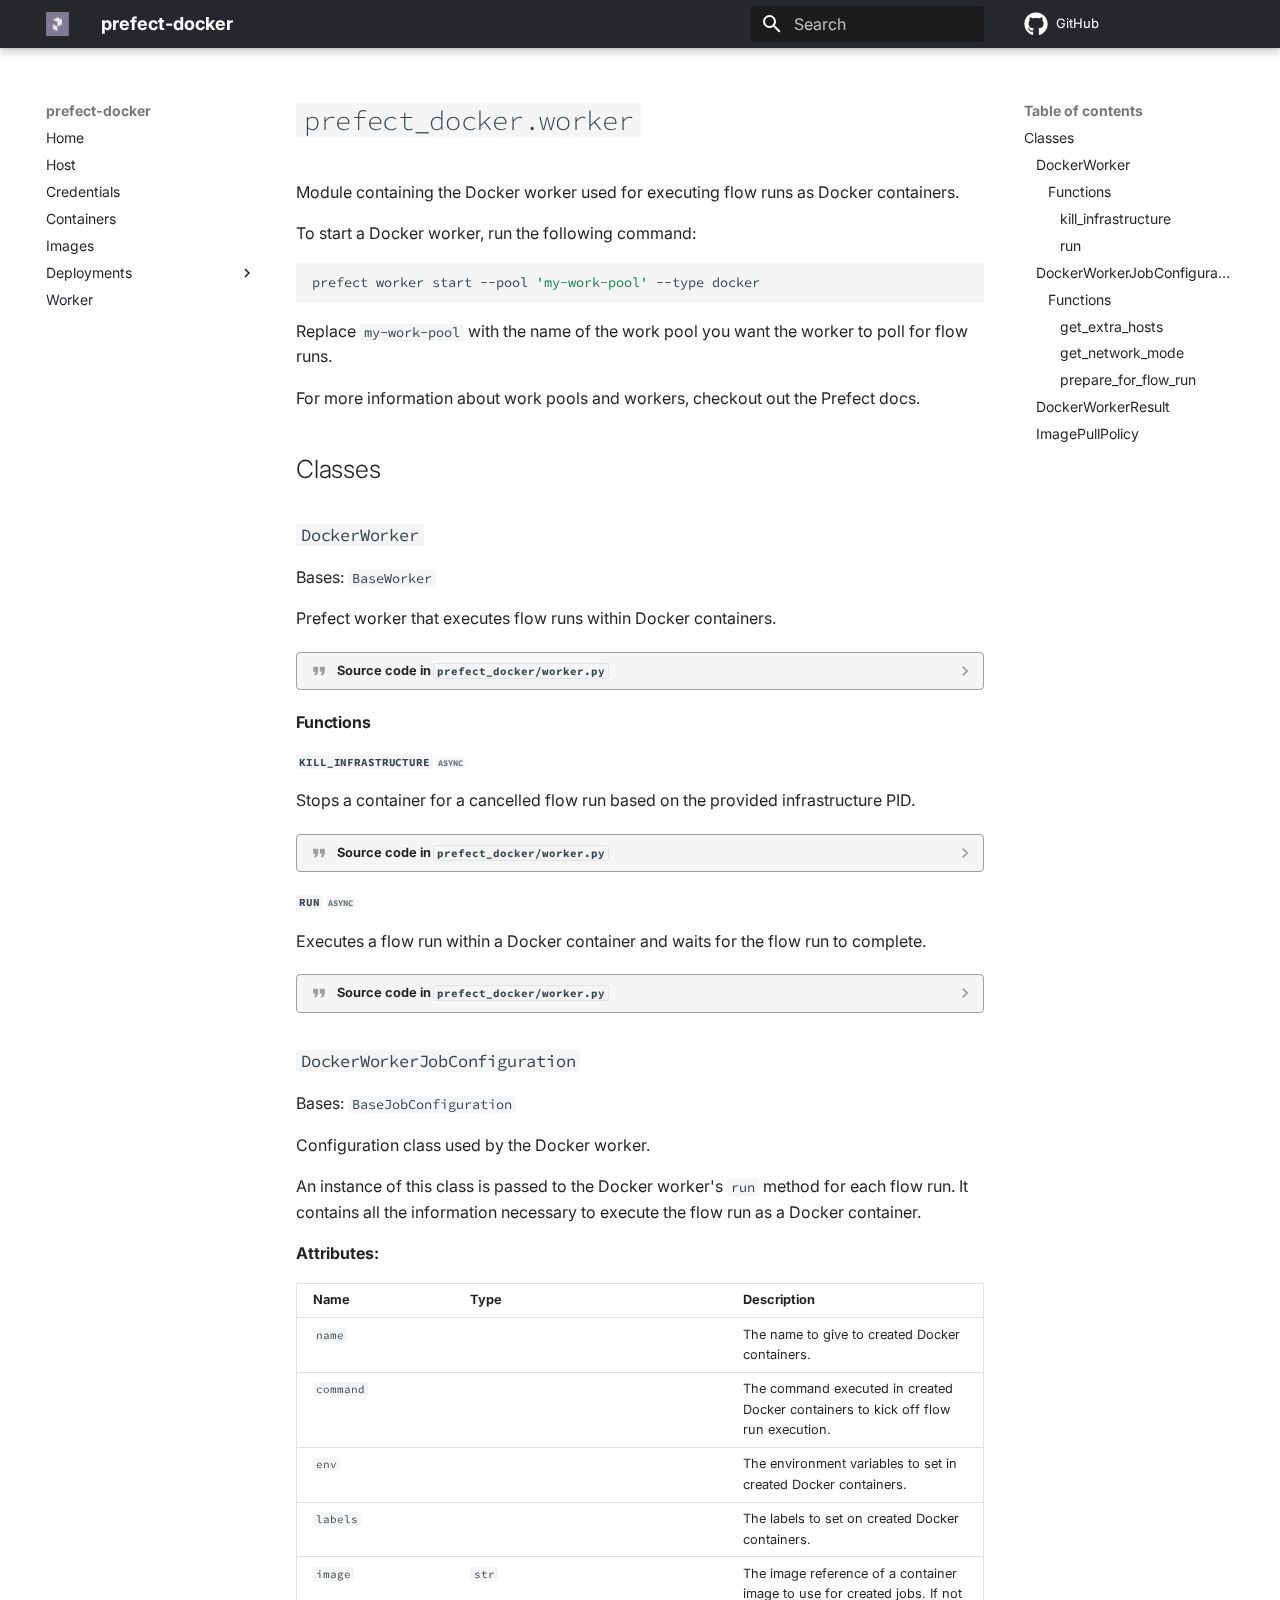
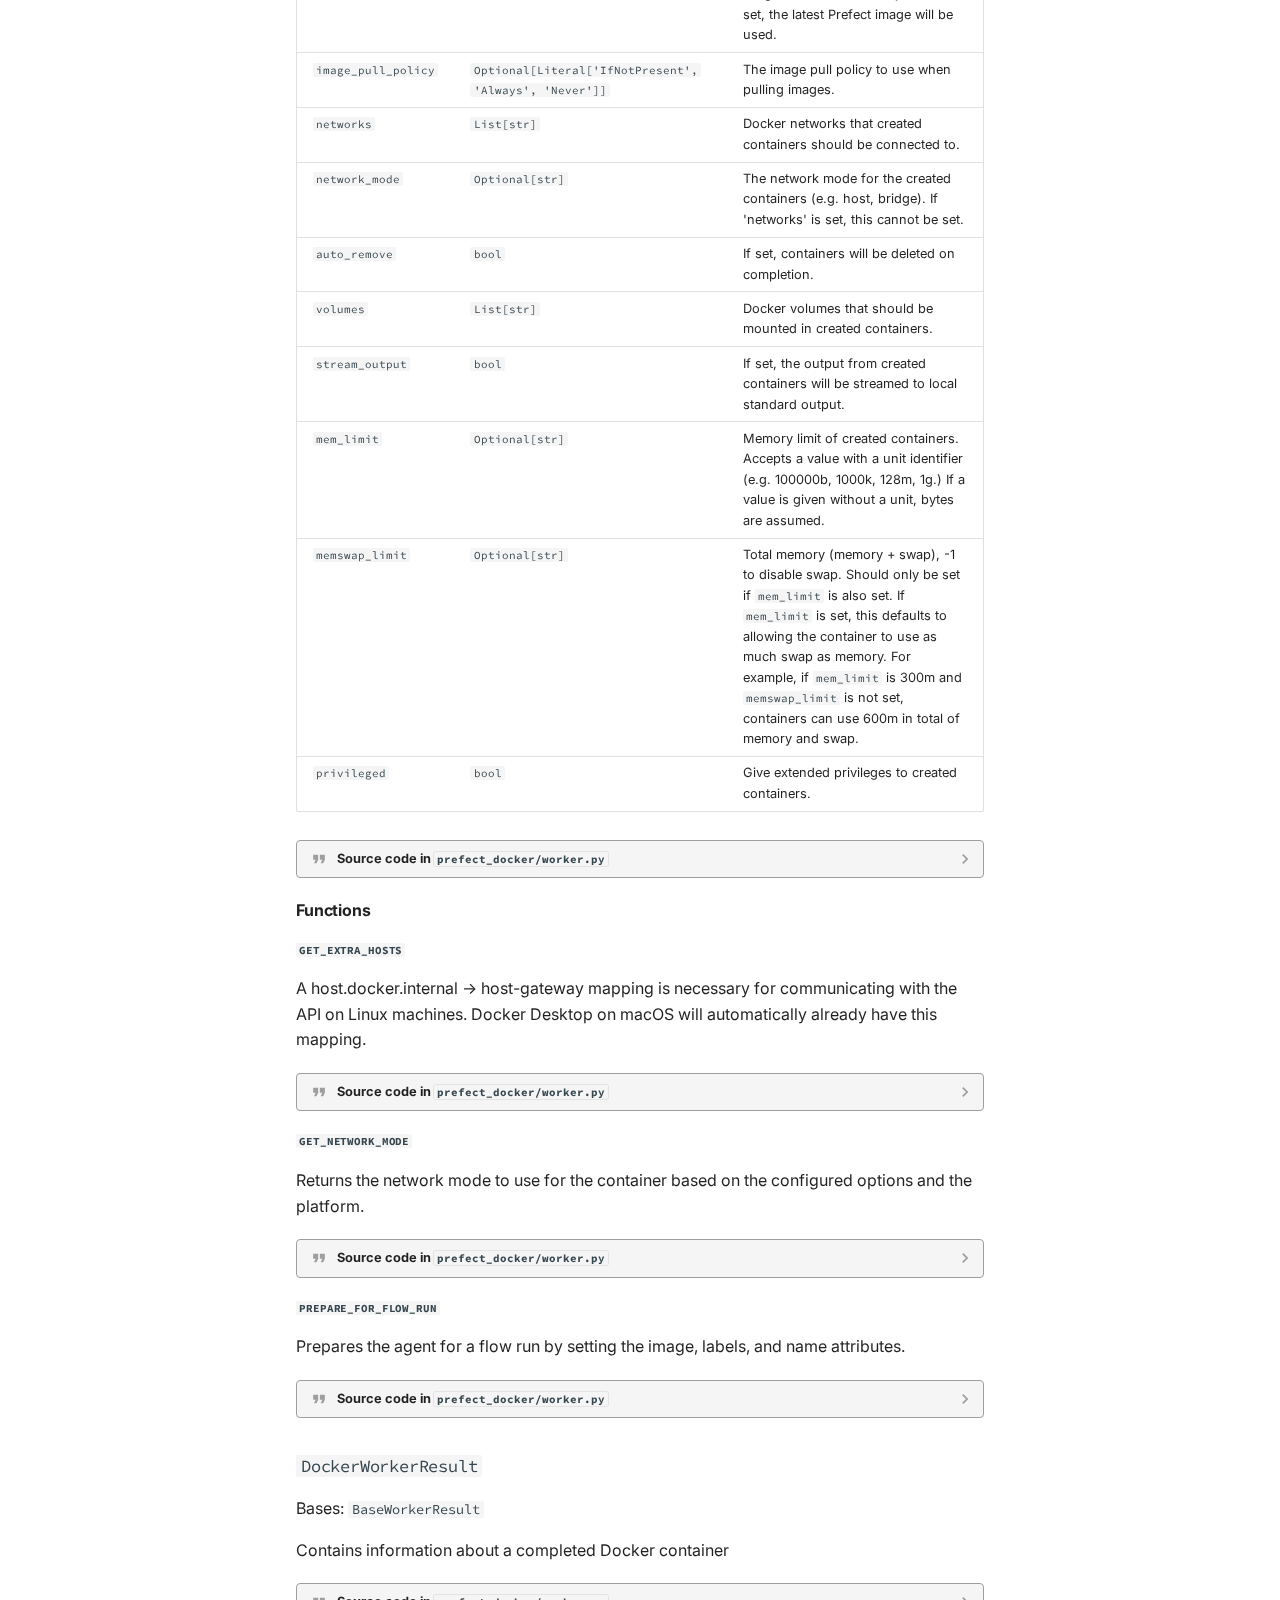
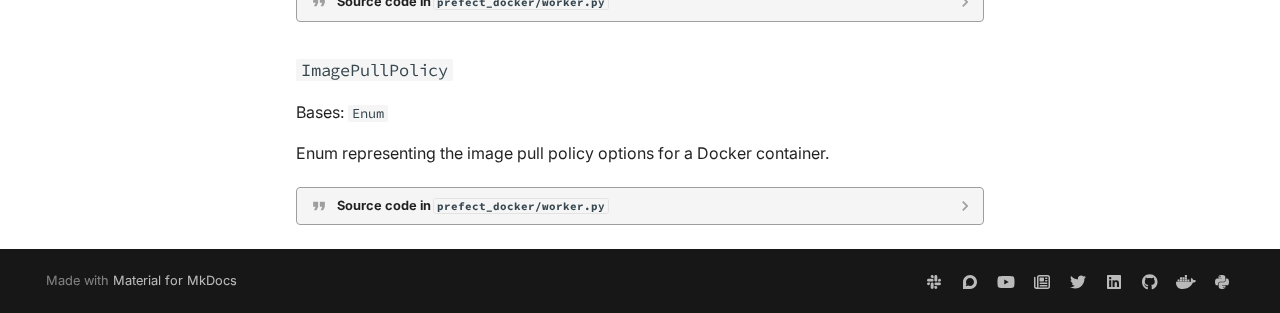
<file: worker/index.html>
<!doctype html>
<html lang="en" class="no-js">
  <head>
    
      <meta charset="utf-8">
      <meta name="viewport" content="width=device-width,initial-scale=1">
      
      
      
        <link rel="canonical" href="https://PrefectHQ.github.io/prefect-docker/worker/">
      
      
        <link rel="prev" href="../deployments/steps/">
      
      
      
      <link rel="icon" href="../img/favicon.ico">
      <meta name="generator" content="mkdocs-1.5.3, mkdocs-material-9.5.12">
    
    
      
        <title>Worker - prefect-docker</title>
      
    
    
      <link rel="stylesheet" href="../assets/stylesheets/main.7e359304.min.css">
      
        
        <link rel="stylesheet" href="../assets/stylesheets/palette.06af60db.min.css">
      
      


    
    
      
    
    
      
        
        
        <link rel="preconnect" href="https://fonts.gstatic.com" crossorigin>
        <link rel="stylesheet" href="https://fonts.googleapis.com/css?family=Inter:300,300i,400,400i,700,700i%7CSource+Code+Pro:400,400i,700,700i&display=fallback">
        <style>:root{--md-text-font:"Inter";--md-code-font:"Source Code Pro"}</style>
      
    
    
      <link rel="stylesheet" href="../assets/_mkdocstrings.css">
    
      <link rel="stylesheet" href="../stylesheets/extra.css">
    
    <script>__md_scope=new URL("..",location),__md_hash=e=>[...e].reduce((e,_)=>(e<<5)-e+_.charCodeAt(0),0),__md_get=(e,_=localStorage,t=__md_scope)=>JSON.parse(_.getItem(t.pathname+"."+e)),__md_set=(e,_,t=localStorage,a=__md_scope)=>{try{t.setItem(a.pathname+"."+e,JSON.stringify(_))}catch(e){}}</script>
    
      
  


  
  

<script id="__analytics">function __md_analytics(){function n(){dataLayer.push(arguments)}window.dataLayer=window.dataLayer||[],n("js",new Date),n("config","G-8CSMBCQDKN"),document.addEventListener("DOMContentLoaded",function(){document.forms.search&&document.forms.search.query.addEventListener("blur",function(){this.value&&n("event","search",{search_term:this.value})}),document$.subscribe(function(){var a=document.forms.feedback;if(void 0!==a)for(var e of a.querySelectorAll("[type=submit]"))e.addEventListener("click",function(e){e.preventDefault();var t=document.location.pathname,e=this.getAttribute("data-md-value");n("event","feedback",{page:t,data:e}),a.firstElementChild.disabled=!0;e=a.querySelector(".md-feedback__note [data-md-value='"+e+"']");e&&(e.hidden=!1)}),a.hidden=!1}),location$.subscribe(function(e){n("config","G-8CSMBCQDKN",{page_path:e.pathname})})});var e=document.createElement("script");e.async=!0,e.src="https://www.googletagmanager.com/gtag/js?id=G-8CSMBCQDKN",document.getElementById("__analytics").insertAdjacentElement("afterEnd",e)}</script>
  
    <script>"undefined"!=typeof __md_analytics&&__md_analytics()</script>
  

    
    
    
  </head>
  
  
    
    
    
    
    
    <body dir="ltr" data-md-color-scheme="default" data-md-color-primary="blue" data-md-color-accent="blue">
  
    
    <input class="md-toggle" data-md-toggle="drawer" type="checkbox" id="__drawer" autocomplete="off">
    <input class="md-toggle" data-md-toggle="search" type="checkbox" id="__search" autocomplete="off">
    <label class="md-overlay" for="__drawer"></label>
    <div data-md-component="skip">
      
        
        <a href="#prefect_docker.worker" class="md-skip">
          Skip to content
        </a>
      
    </div>
    <div data-md-component="announce">
      
    </div>
    
    
      

  

<header class="md-header md-header--shadow" data-md-component="header">
  <nav class="md-header__inner md-grid" aria-label="Header">
    <a href=".." title="prefect-docker" class="md-header__button md-logo" aria-label="prefect-docker" data-md-component="logo">
      
  <img src="../img/prefect-logo-mark.png" alt="logo">

    </a>
    <label class="md-header__button md-icon" for="__drawer">
      
      <svg xmlns="http://www.w3.org/2000/svg" viewBox="0 0 24 24"><path d="M3 6h18v2H3V6m0 5h18v2H3v-2m0 5h18v2H3v-2Z"/></svg>
    </label>
    <div class="md-header__title" data-md-component="header-title">
      <div class="md-header__ellipsis">
        <div class="md-header__topic">
          <span class="md-ellipsis">
            prefect-docker
          </span>
        </div>
        <div class="md-header__topic" data-md-component="header-topic">
          <span class="md-ellipsis">
            
              Worker
            
          </span>
        </div>
      </div>
    </div>
    
      
    
    
    
    
      <label class="md-header__button md-icon" for="__search">
        
        <svg xmlns="http://www.w3.org/2000/svg" viewBox="0 0 24 24"><path d="M9.5 3A6.5 6.5 0 0 1 16 9.5c0 1.61-.59 3.09-1.56 4.23l.27.27h.79l5 5-1.5 1.5-5-5v-.79l-.27-.27A6.516 6.516 0 0 1 9.5 16 6.5 6.5 0 0 1 3 9.5 6.5 6.5 0 0 1 9.5 3m0 2C7 5 5 7 5 9.5S7 14 9.5 14 14 12 14 9.5 12 5 9.5 5Z"/></svg>
      </label>
      <div class="md-search" data-md-component="search" role="dialog">
  <label class="md-search__overlay" for="__search"></label>
  <div class="md-search__inner" role="search">
    <form class="md-search__form" name="search">
      <input type="text" class="md-search__input" name="query" aria-label="Search" placeholder="Search" autocapitalize="off" autocorrect="off" autocomplete="off" spellcheck="false" data-md-component="search-query" required>
      <label class="md-search__icon md-icon" for="__search">
        
        <svg xmlns="http://www.w3.org/2000/svg" viewBox="0 0 24 24"><path d="M9.5 3A6.5 6.5 0 0 1 16 9.5c0 1.61-.59 3.09-1.56 4.23l.27.27h.79l5 5-1.5 1.5-5-5v-.79l-.27-.27A6.516 6.516 0 0 1 9.5 16 6.5 6.5 0 0 1 3 9.5 6.5 6.5 0 0 1 9.5 3m0 2C7 5 5 7 5 9.5S7 14 9.5 14 14 12 14 9.5 12 5 9.5 5Z"/></svg>
        
        <svg xmlns="http://www.w3.org/2000/svg" viewBox="0 0 24 24"><path d="M20 11v2H8l5.5 5.5-1.42 1.42L4.16 12l7.92-7.92L13.5 5.5 8 11h12Z"/></svg>
      </label>
      <nav class="md-search__options" aria-label="Search">
        
        <button type="reset" class="md-search__icon md-icon" title="Clear" aria-label="Clear" tabindex="-1">
          
          <svg xmlns="http://www.w3.org/2000/svg" viewBox="0 0 24 24"><path d="M19 6.41 17.59 5 12 10.59 6.41 5 5 6.41 10.59 12 5 17.59 6.41 19 12 13.41 17.59 19 19 17.59 13.41 12 19 6.41Z"/></svg>
        </button>
      </nav>
      
    </form>
    <div class="md-search__output">
      <div class="md-search__scrollwrap" data-md-scrollfix>
        <div class="md-search-result" data-md-component="search-result">
          <div class="md-search-result__meta">
            Initializing search
          </div>
          <ol class="md-search-result__list" role="presentation"></ol>
        </div>
      </div>
    </div>
  </div>
</div>
    
    
      <div class="md-header__source">
        <a href="https://github.com/PrefectHQ/prefect-docker" title="Go to repository" class="md-source" data-md-component="source">
  <div class="md-source__icon md-icon">
    
    <svg xmlns="http://www.w3.org/2000/svg" viewBox="0 0 496 512"><!--! Font Awesome Free 6.5.1 by @fontawesome - https://fontawesome.com License - https://fontawesome.com/license/free (Icons: CC BY 4.0, Fonts: SIL OFL 1.1, Code: MIT License) Copyright 2023 Fonticons, Inc.--><path d="M165.9 397.4c0 2-2.3 3.6-5.2 3.6-3.3.3-5.6-1.3-5.6-3.6 0-2 2.3-3.6 5.2-3.6 3-.3 5.6 1.3 5.6 3.6zm-31.1-4.5c-.7 2 1.3 4.3 4.3 4.9 2.6 1 5.6 0 6.2-2s-1.3-4.3-4.3-5.2c-2.6-.7-5.5.3-6.2 2.3zm44.2-1.7c-2.9.7-4.9 2.6-4.6 4.9.3 2 2.9 3.3 5.9 2.6 2.9-.7 4.9-2.6 4.6-4.6-.3-1.9-3-3.2-5.9-2.9zM244.8 8C106.1 8 0 113.3 0 252c0 110.9 69.8 205.8 169.5 239.2 12.8 2.3 17.3-5.6 17.3-12.1 0-6.2-.3-40.4-.3-61.4 0 0-70 15-84.7-29.8 0 0-11.4-29.1-27.8-36.6 0 0-22.9-15.7 1.6-15.4 0 0 24.9 2 38.6 25.8 21.9 38.6 58.6 27.5 72.9 20.9 2.3-16 8.8-27.1 16-33.7-55.9-6.2-112.3-14.3-112.3-110.5 0-27.5 7.6-41.3 23.6-58.9-2.6-6.5-11.1-33.3 2.6-67.9 20.9-6.5 69 27 69 27 20-5.6 41.5-8.5 62.8-8.5s42.8 2.9 62.8 8.5c0 0 48.1-33.6 69-27 13.7 34.7 5.2 61.4 2.6 67.9 16 17.7 25.8 31.5 25.8 58.9 0 96.5-58.9 104.2-114.8 110.5 9.2 7.9 17 22.9 17 46.4 0 33.7-.3 75.4-.3 83.6 0 6.5 4.6 14.4 17.3 12.1C428.2 457.8 496 362.9 496 252 496 113.3 383.5 8 244.8 8zM97.2 352.9c-1.3 1-1 3.3.7 5.2 1.6 1.6 3.9 2.3 5.2 1 1.3-1 1-3.3-.7-5.2-1.6-1.6-3.9-2.3-5.2-1zm-10.8-8.1c-.7 1.3.3 2.9 2.3 3.9 1.6 1 3.6.7 4.3-.7.7-1.3-.3-2.9-2.3-3.9-2-.6-3.6-.3-4.3.7zm32.4 35.6c-1.6 1.3-1 4.3 1.3 6.2 2.3 2.3 5.2 2.6 6.5 1 1.3-1.3.7-4.3-1.3-6.2-2.2-2.3-5.2-2.6-6.5-1zm-11.4-14.7c-1.6 1-1.6 3.6 0 5.9 1.6 2.3 4.3 3.3 5.6 2.3 1.6-1.3 1.6-3.9 0-6.2-1.4-2.3-4-3.3-5.6-2z"/></svg>
  </div>
  <div class="md-source__repository">
    GitHub
  </div>
</a>
      </div>
    
  </nav>
  
</header>
    
    <div class="md-container" data-md-component="container">
      
      
        
          
        
      
      <main class="md-main" data-md-component="main">
        <div class="md-main__inner md-grid">
          
            
              
              <div class="md-sidebar md-sidebar--primary" data-md-component="sidebar" data-md-type="navigation" >
                <div class="md-sidebar__scrollwrap">
                  <div class="md-sidebar__inner">
                    



<nav class="md-nav md-nav--primary" aria-label="Navigation" data-md-level="0">
  <label class="md-nav__title" for="__drawer">
    <a href=".." title="prefect-docker" class="md-nav__button md-logo" aria-label="prefect-docker" data-md-component="logo">
      
  <img src="../img/prefect-logo-mark.png" alt="logo">

    </a>
    prefect-docker
  </label>
  
    <div class="md-nav__source">
      <a href="https://github.com/PrefectHQ/prefect-docker" title="Go to repository" class="md-source" data-md-component="source">
  <div class="md-source__icon md-icon">
    
    <svg xmlns="http://www.w3.org/2000/svg" viewBox="0 0 496 512"><!--! Font Awesome Free 6.5.1 by @fontawesome - https://fontawesome.com License - https://fontawesome.com/license/free (Icons: CC BY 4.0, Fonts: SIL OFL 1.1, Code: MIT License) Copyright 2023 Fonticons, Inc.--><path d="M165.9 397.4c0 2-2.3 3.6-5.2 3.6-3.3.3-5.6-1.3-5.6-3.6 0-2 2.3-3.6 5.2-3.6 3-.3 5.6 1.3 5.6 3.6zm-31.1-4.5c-.7 2 1.3 4.3 4.3 4.9 2.6 1 5.6 0 6.2-2s-1.3-4.3-4.3-5.2c-2.6-.7-5.5.3-6.2 2.3zm44.2-1.7c-2.9.7-4.9 2.6-4.6 4.9.3 2 2.9 3.3 5.9 2.6 2.9-.7 4.9-2.6 4.6-4.6-.3-1.9-3-3.2-5.9-2.9zM244.8 8C106.1 8 0 113.3 0 252c0 110.9 69.8 205.8 169.5 239.2 12.8 2.3 17.3-5.6 17.3-12.1 0-6.2-.3-40.4-.3-61.4 0 0-70 15-84.7-29.8 0 0-11.4-29.1-27.8-36.6 0 0-22.9-15.7 1.6-15.4 0 0 24.9 2 38.6 25.8 21.9 38.6 58.6 27.5 72.9 20.9 2.3-16 8.8-27.1 16-33.7-55.9-6.2-112.3-14.3-112.3-110.5 0-27.5 7.6-41.3 23.6-58.9-2.6-6.5-11.1-33.3 2.6-67.9 20.9-6.5 69 27 69 27 20-5.6 41.5-8.5 62.8-8.5s42.8 2.9 62.8 8.5c0 0 48.1-33.6 69-27 13.7 34.7 5.2 61.4 2.6 67.9 16 17.7 25.8 31.5 25.8 58.9 0 96.5-58.9 104.2-114.8 110.5 9.2 7.9 17 22.9 17 46.4 0 33.7-.3 75.4-.3 83.6 0 6.5 4.6 14.4 17.3 12.1C428.2 457.8 496 362.9 496 252 496 113.3 383.5 8 244.8 8zM97.2 352.9c-1.3 1-1 3.3.7 5.2 1.6 1.6 3.9 2.3 5.2 1 1.3-1 1-3.3-.7-5.2-1.6-1.6-3.9-2.3-5.2-1zm-10.8-8.1c-.7 1.3.3 2.9 2.3 3.9 1.6 1 3.6.7 4.3-.7.7-1.3-.3-2.9-2.3-3.9-2-.6-3.6-.3-4.3.7zm32.4 35.6c-1.6 1.3-1 4.3 1.3 6.2 2.3 2.3 5.2 2.6 6.5 1 1.3-1.3.7-4.3-1.3-6.2-2.2-2.3-5.2-2.6-6.5-1zm-11.4-14.7c-1.6 1-1.6 3.6 0 5.9 1.6 2.3 4.3 3.3 5.6 2.3 1.6-1.3 1.6-3.9 0-6.2-1.4-2.3-4-3.3-5.6-2z"/></svg>
  </div>
  <div class="md-source__repository">
    GitHub
  </div>
</a>
    </div>
  
  <ul class="md-nav__list" data-md-scrollfix>
    
      
      
  
  
  
  
    <li class="md-nav__item">
      <a href=".." class="md-nav__link">
        
  
  <span class="md-ellipsis">
    Home
  </span>
  

      </a>
    </li>
  

    
      
      
  
  
  
  
    <li class="md-nav__item">
      <a href="../host/" class="md-nav__link">
        
  
  <span class="md-ellipsis">
    Host
  </span>
  

      </a>
    </li>
  

    
      
      
  
  
  
  
    <li class="md-nav__item">
      <a href="../credentials/" class="md-nav__link">
        
  
  <span class="md-ellipsis">
    Credentials
  </span>
  

      </a>
    </li>
  

    
      
      
  
  
  
  
    <li class="md-nav__item">
      <a href="../containers/" class="md-nav__link">
        
  
  <span class="md-ellipsis">
    Containers
  </span>
  

      </a>
    </li>
  

    
      
      
  
  
  
  
    <li class="md-nav__item">
      <a href="../images/" class="md-nav__link">
        
  
  <span class="md-ellipsis">
    Images
  </span>
  

      </a>
    </li>
  

    
      
      
  
  
  
  
    
    
    
    
    <li class="md-nav__item md-nav__item--nested">
      
        
        
        <input class="md-nav__toggle md-toggle " type="checkbox" id="__nav_6" >
        
          
          <label class="md-nav__link" for="__nav_6" id="__nav_6_label" tabindex="0">
            
  
  <span class="md-ellipsis">
    Deployments
  </span>
  

            <span class="md-nav__icon md-icon"></span>
          </label>
        
        <nav class="md-nav" data-md-level="1" aria-labelledby="__nav_6_label" aria-expanded="false">
          <label class="md-nav__title" for="__nav_6">
            <span class="md-nav__icon md-icon"></span>
            Deployments
          </label>
          <ul class="md-nav__list" data-md-scrollfix>
            
              
                
  
  
  
  
    <li class="md-nav__item">
      <a href="../deployments/steps/" class="md-nav__link">
        
  
  <span class="md-ellipsis">
    Steps
  </span>
  

      </a>
    </li>
  

              
            
          </ul>
        </nav>
      
    </li>
  

    
      
      
  
  
    
  
  
  
    <li class="md-nav__item md-nav__item--active">
      
      <input class="md-nav__toggle md-toggle" type="checkbox" id="__toc">
      
      
        
      
      
        <label class="md-nav__link md-nav__link--active" for="__toc">
          
  
  <span class="md-ellipsis">
    Worker
  </span>
  

          <span class="md-nav__icon md-icon"></span>
        </label>
      
      <a href="./" class="md-nav__link md-nav__link--active">
        
  
  <span class="md-ellipsis">
    Worker
  </span>
  

      </a>
      
        

<nav class="md-nav md-nav--secondary" aria-label="Table of contents">
  
  
  
    
  
  
    <label class="md-nav__title" for="__toc">
      <span class="md-nav__icon md-icon"></span>
      Table of contents
    </label>
    <ul class="md-nav__list" data-md-component="toc" data-md-scrollfix>
      
        <li class="md-nav__item">
  <a href="#prefect_docker.worker-classes" class="md-nav__link">
    <span class="md-ellipsis">
      Classes
    </span>
  </a>
  
    <nav class="md-nav" aria-label="Classes">
      <ul class="md-nav__list">
        
          <li class="md-nav__item">
  <a href="#prefect_docker.worker.DockerWorker" class="md-nav__link">
    <span class="md-ellipsis">
      DockerWorker
    </span>
  </a>
  
    <nav class="md-nav" aria-label="DockerWorker">
      <ul class="md-nav__list">
        
          <li class="md-nav__item">
  <a href="#prefect_docker.worker.DockerWorker-functions" class="md-nav__link">
    <span class="md-ellipsis">
      Functions
    </span>
  </a>
  
    <nav class="md-nav" aria-label="Functions">
      <ul class="md-nav__list">
        
          <li class="md-nav__item">
  <a href="#prefect_docker.worker.DockerWorker.kill_infrastructure" class="md-nav__link">
    <span class="md-ellipsis">
      kill_infrastructure
    </span>
  </a>
  
</li>
        
          <li class="md-nav__item">
  <a href="#prefect_docker.worker.DockerWorker.run" class="md-nav__link">
    <span class="md-ellipsis">
      run
    </span>
  </a>
  
</li>
        
      </ul>
    </nav>
  
</li>
        
      </ul>
    </nav>
  
</li>
        
          <li class="md-nav__item">
  <a href="#prefect_docker.worker.DockerWorkerJobConfiguration" class="md-nav__link">
    <span class="md-ellipsis">
      DockerWorkerJobConfiguration
    </span>
  </a>
  
    <nav class="md-nav" aria-label="DockerWorkerJobConfiguration">
      <ul class="md-nav__list">
        
          <li class="md-nav__item">
  <a href="#prefect_docker.worker.DockerWorkerJobConfiguration-functions" class="md-nav__link">
    <span class="md-ellipsis">
      Functions
    </span>
  </a>
  
    <nav class="md-nav" aria-label="Functions">
      <ul class="md-nav__list">
        
          <li class="md-nav__item">
  <a href="#prefect_docker.worker.DockerWorkerJobConfiguration.get_extra_hosts" class="md-nav__link">
    <span class="md-ellipsis">
      get_extra_hosts
    </span>
  </a>
  
</li>
        
          <li class="md-nav__item">
  <a href="#prefect_docker.worker.DockerWorkerJobConfiguration.get_network_mode" class="md-nav__link">
    <span class="md-ellipsis">
      get_network_mode
    </span>
  </a>
  
</li>
        
          <li class="md-nav__item">
  <a href="#prefect_docker.worker.DockerWorkerJobConfiguration.prepare_for_flow_run" class="md-nav__link">
    <span class="md-ellipsis">
      prepare_for_flow_run
    </span>
  </a>
  
</li>
        
      </ul>
    </nav>
  
</li>
        
      </ul>
    </nav>
  
</li>
        
          <li class="md-nav__item">
  <a href="#prefect_docker.worker.DockerWorkerResult" class="md-nav__link">
    <span class="md-ellipsis">
      DockerWorkerResult
    </span>
  </a>
  
</li>
        
          <li class="md-nav__item">
  <a href="#prefect_docker.worker.ImagePullPolicy" class="md-nav__link">
    <span class="md-ellipsis">
      ImagePullPolicy
    </span>
  </a>
  
</li>
        
      </ul>
    </nav>
  
</li>
      
    </ul>
  
</nav>
      
    </li>
  

    
  </ul>
</nav>
                  </div>
                </div>
              </div>
            
            
              
              <div class="md-sidebar md-sidebar--secondary" data-md-component="sidebar" data-md-type="toc" >
                <div class="md-sidebar__scrollwrap">
                  <div class="md-sidebar__inner">
                    

<nav class="md-nav md-nav--secondary" aria-label="Table of contents">
  
  
  
    
  
  
    <label class="md-nav__title" for="__toc">
      <span class="md-nav__icon md-icon"></span>
      Table of contents
    </label>
    <ul class="md-nav__list" data-md-component="toc" data-md-scrollfix>
      
        <li class="md-nav__item">
  <a href="#prefect_docker.worker-classes" class="md-nav__link">
    <span class="md-ellipsis">
      Classes
    </span>
  </a>
  
    <nav class="md-nav" aria-label="Classes">
      <ul class="md-nav__list">
        
          <li class="md-nav__item">
  <a href="#prefect_docker.worker.DockerWorker" class="md-nav__link">
    <span class="md-ellipsis">
      DockerWorker
    </span>
  </a>
  
    <nav class="md-nav" aria-label="DockerWorker">
      <ul class="md-nav__list">
        
          <li class="md-nav__item">
  <a href="#prefect_docker.worker.DockerWorker-functions" class="md-nav__link">
    <span class="md-ellipsis">
      Functions
    </span>
  </a>
  
    <nav class="md-nav" aria-label="Functions">
      <ul class="md-nav__list">
        
          <li class="md-nav__item">
  <a href="#prefect_docker.worker.DockerWorker.kill_infrastructure" class="md-nav__link">
    <span class="md-ellipsis">
      kill_infrastructure
    </span>
  </a>
  
</li>
        
          <li class="md-nav__item">
  <a href="#prefect_docker.worker.DockerWorker.run" class="md-nav__link">
    <span class="md-ellipsis">
      run
    </span>
  </a>
  
</li>
        
      </ul>
    </nav>
  
</li>
        
      </ul>
    </nav>
  
</li>
        
          <li class="md-nav__item">
  <a href="#prefect_docker.worker.DockerWorkerJobConfiguration" class="md-nav__link">
    <span class="md-ellipsis">
      DockerWorkerJobConfiguration
    </span>
  </a>
  
    <nav class="md-nav" aria-label="DockerWorkerJobConfiguration">
      <ul class="md-nav__list">
        
          <li class="md-nav__item">
  <a href="#prefect_docker.worker.DockerWorkerJobConfiguration-functions" class="md-nav__link">
    <span class="md-ellipsis">
      Functions
    </span>
  </a>
  
    <nav class="md-nav" aria-label="Functions">
      <ul class="md-nav__list">
        
          <li class="md-nav__item">
  <a href="#prefect_docker.worker.DockerWorkerJobConfiguration.get_extra_hosts" class="md-nav__link">
    <span class="md-ellipsis">
      get_extra_hosts
    </span>
  </a>
  
</li>
        
          <li class="md-nav__item">
  <a href="#prefect_docker.worker.DockerWorkerJobConfiguration.get_network_mode" class="md-nav__link">
    <span class="md-ellipsis">
      get_network_mode
    </span>
  </a>
  
</li>
        
          <li class="md-nav__item">
  <a href="#prefect_docker.worker.DockerWorkerJobConfiguration.prepare_for_flow_run" class="md-nav__link">
    <span class="md-ellipsis">
      prepare_for_flow_run
    </span>
  </a>
  
</li>
        
      </ul>
    </nav>
  
</li>
        
      </ul>
    </nav>
  
</li>
        
          <li class="md-nav__item">
  <a href="#prefect_docker.worker.DockerWorkerResult" class="md-nav__link">
    <span class="md-ellipsis">
      DockerWorkerResult
    </span>
  </a>
  
</li>
        
          <li class="md-nav__item">
  <a href="#prefect_docker.worker.ImagePullPolicy" class="md-nav__link">
    <span class="md-ellipsis">
      ImagePullPolicy
    </span>
  </a>
  
</li>
        
      </ul>
    </nav>
  
</li>
      
    </ul>
  
</nav>
                  </div>
                </div>
              </div>
            
          
          
            <div class="md-content" data-md-component="content">
              <article class="md-content__inner md-typeset">
                
                  

  
  


<div class="doc doc-object doc-module">



<h1 id="prefect_docker.worker" class="doc doc-heading">
          <code>prefect_docker.worker</code>


</h1>

  <div class="doc doc-contents first">
  
      <p>Module containing the Docker worker used for executing flow runs as Docker containers.</p>
<p>To start a Docker worker, run the following command:</p>
<div class="highlight"><pre><span></span><code>prefect<span class="w"> </span>worker<span class="w"> </span>start<span class="w"> </span>--pool<span class="w"> </span><span class="s1">&#39;my-work-pool&#39;</span><span class="w"> </span>--type<span class="w"> </span>docker
</code></pre></div>
<p>Replace <code>my-work-pool</code> with the name of the work pool you want the worker
to poll for flow runs.</p>
<p>For more information about work pools and workers,
checkout out the <a href="https://docs.prefect.io/concepts/work-pools/">Prefect docs</a>.</p>

  

  <div class="doc doc-children">






<h2 id="prefect_docker.worker-classes">Classes</h2>

<div class="doc doc-object doc-class">



<h3 id="prefect_docker.worker.DockerWorker" class="doc doc-heading">
          <code>DockerWorker</code>


</h3>


  <div class="doc doc-contents ">
          <p class="doc doc-class-bases">
            Bases: <code><span title="prefect.workers.base.BaseWorker">BaseWorker</span></code></p>

  
      <p>Prefect worker that executes flow runs within Docker containers.</p>

            <details class="quote">
              <summary>Source code in <code>prefect_docker/worker.py</code></summary>
              <div class="highlight"><table class="highlighttable"><tr><td class="linenos"><div class="linenodiv"><pre><span></span><span class="normal">371</span>
<span class="normal">372</span>
<span class="normal">373</span>
<span class="normal">374</span>
<span class="normal">375</span>
<span class="normal">376</span>
<span class="normal">377</span>
<span class="normal">378</span>
<span class="normal">379</span>
<span class="normal">380</span>
<span class="normal">381</span>
<span class="normal">382</span>
<span class="normal">383</span>
<span class="normal">384</span>
<span class="normal">385</span>
<span class="normal">386</span>
<span class="normal">387</span>
<span class="normal">388</span>
<span class="normal">389</span>
<span class="normal">390</span>
<span class="normal">391</span>
<span class="normal">392</span>
<span class="normal">393</span>
<span class="normal">394</span>
<span class="normal">395</span>
<span class="normal">396</span>
<span class="normal">397</span>
<span class="normal">398</span>
<span class="normal">399</span>
<span class="normal">400</span>
<span class="normal">401</span>
<span class="normal">402</span>
<span class="normal">403</span>
<span class="normal">404</span>
<span class="normal">405</span>
<span class="normal">406</span>
<span class="normal">407</span>
<span class="normal">408</span>
<span class="normal">409</span>
<span class="normal">410</span>
<span class="normal">411</span>
<span class="normal">412</span>
<span class="normal">413</span>
<span class="normal">414</span>
<span class="normal">415</span>
<span class="normal">416</span>
<span class="normal">417</span>
<span class="normal">418</span>
<span class="normal">419</span>
<span class="normal">420</span>
<span class="normal">421</span>
<span class="normal">422</span>
<span class="normal">423</span>
<span class="normal">424</span>
<span class="normal">425</span>
<span class="normal">426</span>
<span class="normal">427</span>
<span class="normal">428</span>
<span class="normal">429</span>
<span class="normal">430</span>
<span class="normal">431</span>
<span class="normal">432</span>
<span class="normal">433</span>
<span class="normal">434</span>
<span class="normal">435</span>
<span class="normal">436</span>
<span class="normal">437</span>
<span class="normal">438</span>
<span class="normal">439</span>
<span class="normal">440</span>
<span class="normal">441</span>
<span class="normal">442</span>
<span class="normal">443</span>
<span class="normal">444</span>
<span class="normal">445</span>
<span class="normal">446</span>
<span class="normal">447</span>
<span class="normal">448</span>
<span class="normal">449</span>
<span class="normal">450</span>
<span class="normal">451</span>
<span class="normal">452</span>
<span class="normal">453</span>
<span class="normal">454</span>
<span class="normal">455</span>
<span class="normal">456</span>
<span class="normal">457</span>
<span class="normal">458</span>
<span class="normal">459</span>
<span class="normal">460</span>
<span class="normal">461</span>
<span class="normal">462</span>
<span class="normal">463</span>
<span class="normal">464</span>
<span class="normal">465</span>
<span class="normal">466</span>
<span class="normal">467</span>
<span class="normal">468</span>
<span class="normal">469</span>
<span class="normal">470</span>
<span class="normal">471</span>
<span class="normal">472</span>
<span class="normal">473</span>
<span class="normal">474</span>
<span class="normal">475</span>
<span class="normal">476</span>
<span class="normal">477</span>
<span class="normal">478</span>
<span class="normal">479</span>
<span class="normal">480</span>
<span class="normal">481</span>
<span class="normal">482</span>
<span class="normal">483</span>
<span class="normal">484</span>
<span class="normal">485</span>
<span class="normal">486</span>
<span class="normal">487</span>
<span class="normal">488</span>
<span class="normal">489</span>
<span class="normal">490</span>
<span class="normal">491</span>
<span class="normal">492</span>
<span class="normal">493</span>
<span class="normal">494</span>
<span class="normal">495</span>
<span class="normal">496</span>
<span class="normal">497</span>
<span class="normal">498</span>
<span class="normal">499</span>
<span class="normal">500</span>
<span class="normal">501</span>
<span class="normal">502</span>
<span class="normal">503</span>
<span class="normal">504</span>
<span class="normal">505</span>
<span class="normal">506</span>
<span class="normal">507</span>
<span class="normal">508</span>
<span class="normal">509</span>
<span class="normal">510</span>
<span class="normal">511</span>
<span class="normal">512</span>
<span class="normal">513</span>
<span class="normal">514</span>
<span class="normal">515</span>
<span class="normal">516</span>
<span class="normal">517</span>
<span class="normal">518</span>
<span class="normal">519</span>
<span class="normal">520</span>
<span class="normal">521</span>
<span class="normal">522</span>
<span class="normal">523</span>
<span class="normal">524</span>
<span class="normal">525</span>
<span class="normal">526</span>
<span class="normal">527</span>
<span class="normal">528</span>
<span class="normal">529</span>
<span class="normal">530</span>
<span class="normal">531</span>
<span class="normal">532</span>
<span class="normal">533</span>
<span class="normal">534</span>
<span class="normal">535</span>
<span class="normal">536</span>
<span class="normal">537</span>
<span class="normal">538</span>
<span class="normal">539</span>
<span class="normal">540</span>
<span class="normal">541</span>
<span class="normal">542</span>
<span class="normal">543</span>
<span class="normal">544</span>
<span class="normal">545</span>
<span class="normal">546</span>
<span class="normal">547</span>
<span class="normal">548</span>
<span class="normal">549</span>
<span class="normal">550</span>
<span class="normal">551</span>
<span class="normal">552</span>
<span class="normal">553</span>
<span class="normal">554</span>
<span class="normal">555</span>
<span class="normal">556</span>
<span class="normal">557</span>
<span class="normal">558</span>
<span class="normal">559</span>
<span class="normal">560</span>
<span class="normal">561</span>
<span class="normal">562</span>
<span class="normal">563</span>
<span class="normal">564</span>
<span class="normal">565</span>
<span class="normal">566</span>
<span class="normal">567</span>
<span class="normal">568</span>
<span class="normal">569</span>
<span class="normal">570</span>
<span class="normal">571</span>
<span class="normal">572</span>
<span class="normal">573</span>
<span class="normal">574</span>
<span class="normal">575</span>
<span class="normal">576</span>
<span class="normal">577</span>
<span class="normal">578</span>
<span class="normal">579</span>
<span class="normal">580</span>
<span class="normal">581</span>
<span class="normal">582</span>
<span class="normal">583</span>
<span class="normal">584</span>
<span class="normal">585</span>
<span class="normal">586</span>
<span class="normal">587</span>
<span class="normal">588</span>
<span class="normal">589</span>
<span class="normal">590</span>
<span class="normal">591</span>
<span class="normal">592</span>
<span class="normal">593</span>
<span class="normal">594</span>
<span class="normal">595</span>
<span class="normal">596</span>
<span class="normal">597</span>
<span class="normal">598</span>
<span class="normal">599</span>
<span class="normal">600</span>
<span class="normal">601</span>
<span class="normal">602</span>
<span class="normal">603</span>
<span class="normal">604</span>
<span class="normal">605</span>
<span class="normal">606</span>
<span class="normal">607</span>
<span class="normal">608</span>
<span class="normal">609</span>
<span class="normal">610</span>
<span class="normal">611</span>
<span class="normal">612</span>
<span class="normal">613</span>
<span class="normal">614</span>
<span class="normal">615</span>
<span class="normal">616</span>
<span class="normal">617</span>
<span class="normal">618</span>
<span class="normal">619</span>
<span class="normal">620</span>
<span class="normal">621</span>
<span class="normal">622</span>
<span class="normal">623</span>
<span class="normal">624</span>
<span class="normal">625</span>
<span class="normal">626</span>
<span class="normal">627</span>
<span class="normal">628</span>
<span class="normal">629</span>
<span class="normal">630</span>
<span class="normal">631</span>
<span class="normal">632</span>
<span class="normal">633</span>
<span class="normal">634</span>
<span class="normal">635</span>
<span class="normal">636</span>
<span class="normal">637</span>
<span class="normal">638</span>
<span class="normal">639</span>
<span class="normal">640</span>
<span class="normal">641</span>
<span class="normal">642</span>
<span class="normal">643</span>
<span class="normal">644</span>
<span class="normal">645</span>
<span class="normal">646</span>
<span class="normal">647</span>
<span class="normal">648</span>
<span class="normal">649</span>
<span class="normal">650</span>
<span class="normal">651</span>
<span class="normal">652</span>
<span class="normal">653</span>
<span class="normal">654</span>
<span class="normal">655</span>
<span class="normal">656</span>
<span class="normal">657</span>
<span class="normal">658</span>
<span class="normal">659</span>
<span class="normal">660</span>
<span class="normal">661</span>
<span class="normal">662</span>
<span class="normal">663</span>
<span class="normal">664</span>
<span class="normal">665</span>
<span class="normal">666</span>
<span class="normal">667</span>
<span class="normal">668</span>
<span class="normal">669</span>
<span class="normal">670</span>
<span class="normal">671</span>
<span class="normal">672</span>
<span class="normal">673</span>
<span class="normal">674</span>
<span class="normal">675</span>
<span class="normal">676</span>
<span class="normal">677</span>
<span class="normal">678</span>
<span class="normal">679</span>
<span class="normal">680</span>
<span class="normal">681</span>
<span class="normal">682</span>
<span class="normal">683</span>
<span class="normal">684</span>
<span class="normal">685</span>
<span class="normal">686</span>
<span class="normal">687</span>
<span class="normal">688</span>
<span class="normal">689</span>
<span class="normal">690</span>
<span class="normal">691</span>
<span class="normal">692</span>
<span class="normal">693</span>
<span class="normal">694</span>
<span class="normal">695</span>
<span class="normal">696</span>
<span class="normal">697</span>
<span class="normal">698</span>
<span class="normal">699</span>
<span class="normal">700</span>
<span class="normal">701</span>
<span class="normal">702</span>
<span class="normal">703</span>
<span class="normal">704</span>
<span class="normal">705</span>
<span class="normal">706</span>
<span class="normal">707</span>
<span class="normal">708</span>
<span class="normal">709</span>
<span class="normal">710</span>
<span class="normal">711</span>
<span class="normal">712</span>
<span class="normal">713</span>
<span class="normal">714</span>
<span class="normal">715</span>
<span class="normal">716</span>
<span class="normal">717</span>
<span class="normal">718</span>
<span class="normal">719</span>
<span class="normal">720</span>
<span class="normal">721</span>
<span class="normal">722</span>
<span class="normal">723</span>
<span class="normal">724</span>
<span class="normal">725</span>
<span class="normal">726</span>
<span class="normal">727</span>
<span class="normal">728</span>
<span class="normal">729</span>
<span class="normal">730</span>
<span class="normal">731</span>
<span class="normal">732</span>
<span class="normal">733</span>
<span class="normal">734</span>
<span class="normal">735</span>
<span class="normal">736</span>
<span class="normal">737</span>
<span class="normal">738</span>
<span class="normal">739</span>
<span class="normal">740</span>
<span class="normal">741</span>
<span class="normal">742</span>
<span class="normal">743</span>
<span class="normal">744</span>
<span class="normal">745</span>
<span class="normal">746</span>
<span class="normal">747</span>
<span class="normal">748</span>
<span class="normal">749</span>
<span class="normal">750</span>
<span class="normal">751</span>
<span class="normal">752</span>
<span class="normal">753</span>
<span class="normal">754</span>
<span class="normal">755</span>
<span class="normal">756</span>
<span class="normal">757</span>
<span class="normal">758</span>
<span class="normal">759</span>
<span class="normal">760</span>
<span class="normal">761</span>
<span class="normal">762</span>
<span class="normal">763</span>
<span class="normal">764</span>
<span class="normal">765</span>
<span class="normal">766</span>
<span class="normal">767</span>
<span class="normal">768</span>
<span class="normal">769</span>
<span class="normal">770</span>
<span class="normal">771</span>
<span class="normal">772</span>
<span class="normal">773</span>
<span class="normal">774</span>
<span class="normal">775</span>
<span class="normal">776</span></pre></div></td><td class="code"><div><pre><span></span><code><span class="k">class</span> <span class="nc">DockerWorker</span><span class="p">(</span><span class="n">BaseWorker</span><span class="p">):</span>
<span class="w">    </span><span class="sd">&quot;&quot;&quot;Prefect worker that executes flow runs within Docker containers.&quot;&quot;&quot;</span>

    <span class="nb">type</span> <span class="o">=</span> <span class="s2">&quot;docker&quot;</span>
    <span class="n">job_configuration</span> <span class="o">=</span> <span class="n">DockerWorkerJobConfiguration</span>
    <span class="n">_description</span> <span class="o">=</span> <span class="p">(</span>
        <span class="s2">&quot;Execute flow runs within Docker containers. Works well for managing flow &quot;</span>
        <span class="s2">&quot;execution environments via Docker images. Requires access to a running &quot;</span>
        <span class="s2">&quot;Docker daemon.&quot;</span>
    <span class="p">)</span>
    <span class="n">_display_name</span> <span class="o">=</span> <span class="s2">&quot;Docker&quot;</span>
    <span class="n">_documentation_url</span> <span class="o">=</span> <span class="s2">&quot;https://prefecthq.github.io/prefect-docker/worker/&quot;</span>
    <span class="n">_logo_url</span> <span class="o">=</span> <span class="s2">&quot;https://images.ctfassets.net/gm98wzqotmnx/2IfXXfMq66mrzJBDFFCHTp/6d8f320d9e4fc4393f045673d61ab612/Moby-logo.png?h=250&quot;</span>  <span class="c1"># noqa</span>

    <span class="k">def</span> <span class="fm">__init__</span><span class="p">(</span><span class="bp">self</span><span class="p">,</span> <span class="o">*</span><span class="n">args</span><span class="p">:</span> <span class="n">Any</span><span class="p">,</span> <span class="n">test_mode</span><span class="p">:</span> <span class="nb">bool</span> <span class="o">=</span> <span class="kc">None</span><span class="p">,</span> <span class="o">**</span><span class="n">kwargs</span><span class="p">:</span> <span class="n">Any</span><span class="p">)</span> <span class="o">-&gt;</span> <span class="kc">None</span><span class="p">:</span>
        <span class="k">if</span> <span class="n">test_mode</span> <span class="ow">is</span> <span class="kc">None</span><span class="p">:</span>
            <span class="bp">self</span><span class="o">.</span><span class="n">test_mode</span> <span class="o">=</span> <span class="nb">bool</span><span class="p">(</span><span class="n">os</span><span class="o">.</span><span class="n">getenv</span><span class="p">(</span><span class="s2">&quot;PREFECT_DOCKER_TEST_MODE&quot;</span><span class="p">,</span> <span class="kc">False</span><span class="p">))</span>
        <span class="k">else</span><span class="p">:</span>
            <span class="bp">self</span><span class="o">.</span><span class="n">test_mode</span> <span class="o">=</span> <span class="n">test_mode</span>
        <span class="nb">super</span><span class="p">()</span><span class="o">.</span><span class="fm">__init__</span><span class="p">(</span><span class="o">*</span><span class="n">args</span><span class="p">,</span> <span class="o">**</span><span class="n">kwargs</span><span class="p">)</span>

    <span class="k">async</span> <span class="k">def</span> <span class="nf">setup</span><span class="p">(</span><span class="bp">self</span><span class="p">):</span>
        <span class="k">if</span> <span class="ow">not</span> <span class="bp">self</span><span class="o">.</span><span class="n">test_mode</span><span class="p">:</span>
            <span class="bp">self</span><span class="o">.</span><span class="n">_client</span> <span class="o">=</span> <span class="n">get_client</span><span class="p">()</span>
            <span class="k">if</span> <span class="bp">self</span><span class="o">.</span><span class="n">_client</span><span class="o">.</span><span class="n">server_type</span> <span class="o">==</span> <span class="n">ServerType</span><span class="o">.</span><span class="n">EPHEMERAL</span><span class="p">:</span>
                <span class="k">raise</span> <span class="ne">RuntimeError</span><span class="p">(</span>
                    <span class="s2">&quot;Docker worker cannot be used with an ephemeral server. Please set&quot;</span>
                    <span class="s2">&quot; PREFECT_API_URL to the URL for your Prefect API instance. You&quot;</span>
                    <span class="s2">&quot; can use a local Prefect API instance by running `prefect server&quot;</span>
                    <span class="s2">&quot; start`.&quot;</span>
                <span class="p">)</span>

        <span class="k">return</span> <span class="k">await</span> <span class="nb">super</span><span class="p">()</span><span class="o">.</span><span class="n">setup</span><span class="p">()</span>

    <span class="k">async</span> <span class="k">def</span> <span class="nf">run</span><span class="p">(</span>
        <span class="bp">self</span><span class="p">,</span>
        <span class="n">flow_run</span><span class="p">:</span> <span class="s2">&quot;FlowRun&quot;</span><span class="p">,</span>
        <span class="n">configuration</span><span class="p">:</span> <span class="n">BaseJobConfiguration</span><span class="p">,</span>
        <span class="n">task_status</span><span class="p">:</span> <span class="n">Optional</span><span class="p">[</span><span class="n">anyio</span><span class="o">.</span><span class="n">abc</span><span class="o">.</span><span class="n">TaskStatus</span><span class="p">]</span> <span class="o">=</span> <span class="kc">None</span><span class="p">,</span>
    <span class="p">)</span> <span class="o">-&gt;</span> <span class="n">BaseWorkerResult</span><span class="p">:</span>
<span class="w">        </span><span class="sd">&quot;&quot;&quot;</span>
<span class="sd">        Executes a flow run within a Docker container and waits for the flow run</span>
<span class="sd">        to complete.</span>
<span class="sd">        &quot;&quot;&quot;</span>
        <span class="c1"># The `docker` library uses requests instead of an async http library so it must</span>
        <span class="c1"># be run in a thread to avoid blocking the event loop.</span>
        <span class="n">container</span><span class="p">,</span> <span class="n">created_event</span> <span class="o">=</span> <span class="k">await</span> <span class="n">run_sync_in_worker_thread</span><span class="p">(</span>
            <span class="bp">self</span><span class="o">.</span><span class="n">_create_and_start_container</span><span class="p">,</span> <span class="n">configuration</span>
        <span class="p">)</span>
        <span class="n">container_pid</span> <span class="o">=</span> <span class="bp">self</span><span class="o">.</span><span class="n">_get_infrastructure_pid</span><span class="p">(</span><span class="n">container_id</span><span class="o">=</span><span class="n">container</span><span class="o">.</span><span class="n">id</span><span class="p">)</span>

        <span class="c1"># Mark as started and return the infrastructure id</span>
        <span class="k">if</span> <span class="n">task_status</span><span class="p">:</span>
            <span class="n">task_status</span><span class="o">.</span><span class="n">started</span><span class="p">(</span><span class="n">container_pid</span><span class="p">)</span>

        <span class="c1"># Monitor the container</span>
        <span class="n">container</span> <span class="o">=</span> <span class="k">await</span> <span class="n">run_sync_in_worker_thread</span><span class="p">(</span>
            <span class="bp">self</span><span class="o">.</span><span class="n">_watch_container_safe</span><span class="p">,</span> <span class="n">container</span><span class="p">,</span> <span class="n">configuration</span><span class="p">,</span> <span class="n">created_event</span>
        <span class="p">)</span>

        <span class="n">exit_code</span> <span class="o">=</span> <span class="n">container</span><span class="o">.</span><span class="n">attrs</span><span class="p">[</span><span class="s2">&quot;State&quot;</span><span class="p">]</span><span class="o">.</span><span class="n">get</span><span class="p">(</span><span class="s2">&quot;ExitCode&quot;</span><span class="p">)</span>
        <span class="k">return</span> <span class="n">DockerWorkerResult</span><span class="p">(</span>
            <span class="n">status_code</span><span class="o">=</span><span class="n">exit_code</span> <span class="k">if</span> <span class="n">exit_code</span> <span class="ow">is</span> <span class="ow">not</span> <span class="kc">None</span> <span class="k">else</span> <span class="o">-</span><span class="mi">1</span><span class="p">,</span>
            <span class="n">identifier</span><span class="o">=</span><span class="n">container_pid</span><span class="p">,</span>
        <span class="p">)</span>

    <span class="k">async</span> <span class="k">def</span> <span class="nf">kill_infrastructure</span><span class="p">(</span>
        <span class="bp">self</span><span class="p">,</span>
        <span class="n">infrastructure_pid</span><span class="p">:</span> <span class="nb">str</span><span class="p">,</span>
        <span class="n">configuration</span><span class="p">:</span> <span class="n">DockerWorkerJobConfiguration</span><span class="p">,</span>
        <span class="n">grace_seconds</span><span class="p">:</span> <span class="nb">int</span> <span class="o">=</span> <span class="mi">30</span><span class="p">,</span>
    <span class="p">):</span>
<span class="w">        </span><span class="sd">&quot;&quot;&quot;</span>
<span class="sd">        Stops a container for a cancelled flow run based on the provided infrastructure</span>
<span class="sd">        PID.</span>
<span class="sd">        &quot;&quot;&quot;</span>
        <span class="n">docker_client</span> <span class="o">=</span> <span class="bp">self</span><span class="o">.</span><span class="n">_get_client</span><span class="p">()</span>

        <span class="n">base_url</span><span class="p">,</span> <span class="n">container_id</span> <span class="o">=</span> <span class="bp">self</span><span class="o">.</span><span class="n">_parse_infrastructure_pid</span><span class="p">(</span><span class="n">infrastructure_pid</span><span class="p">)</span>
        <span class="k">if</span> <span class="n">docker_client</span><span class="o">.</span><span class="n">api</span><span class="o">.</span><span class="n">base_url</span> <span class="o">!=</span> <span class="n">base_url</span><span class="p">:</span>
            <span class="k">raise</span> <span class="n">InfrastructureNotAvailable</span><span class="p">(</span>
                <span class="s2">&quot;&quot;</span><span class="o">.</span><span class="n">join</span><span class="p">(</span>
                    <span class="p">[</span>
                        <span class="p">(</span>
                            <span class="sa">f</span><span class="s2">&quot;Unable to stop container </span><span class="si">{</span><span class="n">container_id</span><span class="si">!r}</span><span class="s2">: the current&quot;</span>
                            <span class="s2">&quot; Docker API &quot;</span>
                        <span class="p">),</span>
                        <span class="p">(</span>
                            <span class="sa">f</span><span class="s2">&quot;URL </span><span class="si">{</span><span class="n">docker_client</span><span class="o">.</span><span class="n">api</span><span class="o">.</span><span class="n">base_url</span><span class="si">!r}</span><span class="s2"> does not match the&quot;</span>
                            <span class="s2">&quot; expected &quot;</span>
                        <span class="p">),</span>
                        <span class="sa">f</span><span class="s2">&quot;API base URL </span><span class="si">{</span><span class="n">base_url</span><span class="si">}</span><span class="s2">.&quot;</span><span class="p">,</span>
                    <span class="p">]</span>
                <span class="p">)</span>
            <span class="p">)</span>
        <span class="k">await</span> <span class="n">run_sync_in_worker_thread</span><span class="p">(</span>
            <span class="bp">self</span><span class="o">.</span><span class="n">_stop_container</span><span class="p">,</span> <span class="n">container_id</span><span class="p">,</span> <span class="n">docker_client</span><span class="p">,</span> <span class="n">grace_seconds</span>
        <span class="p">)</span>

    <span class="k">def</span> <span class="nf">_stop_container</span><span class="p">(</span>
        <span class="bp">self</span><span class="p">,</span>
        <span class="n">container_id</span><span class="p">:</span> <span class="nb">str</span><span class="p">,</span>
        <span class="n">client</span><span class="p">:</span> <span class="s2">&quot;DockerClient&quot;</span><span class="p">,</span>
        <span class="n">grace_seconds</span><span class="p">:</span> <span class="nb">int</span> <span class="o">=</span> <span class="mi">30</span><span class="p">,</span>
    <span class="p">):</span>
        <span class="k">try</span><span class="p">:</span>
            <span class="n">container</span> <span class="o">=</span> <span class="n">client</span><span class="o">.</span><span class="n">containers</span><span class="o">.</span><span class="n">get</span><span class="p">(</span><span class="n">container_id</span><span class="o">=</span><span class="n">container_id</span><span class="p">)</span>
        <span class="k">except</span> <span class="n">docker</span><span class="o">.</span><span class="n">errors</span><span class="o">.</span><span class="n">NotFound</span><span class="p">:</span>
            <span class="k">raise</span> <span class="n">InfrastructureNotFound</span><span class="p">(</span>
                <span class="sa">f</span><span class="s2">&quot;Unable to stop container </span><span class="si">{</span><span class="n">container_id</span><span class="si">!r}</span><span class="s2">: The container was not&quot;</span>
                <span class="s2">&quot; found.&quot;</span>
            <span class="p">)</span>

        <span class="n">container</span><span class="o">.</span><span class="n">stop</span><span class="p">(</span><span class="n">timeout</span><span class="o">=</span><span class="n">grace_seconds</span><span class="p">)</span>

    <span class="k">def</span> <span class="nf">_get_client</span><span class="p">(</span><span class="bp">self</span><span class="p">):</span>
<span class="w">        </span><span class="sd">&quot;&quot;&quot;Returns a docker client.&quot;&quot;&quot;</span>
        <span class="k">try</span><span class="p">:</span>
            <span class="k">with</span> <span class="n">warnings</span><span class="o">.</span><span class="n">catch_warnings</span><span class="p">():</span>
                <span class="c1"># Silence warnings due to use of deprecated methods within dockerpy</span>
                <span class="c1"># See https://github.com/docker/docker-py/pull/2931</span>
                <span class="n">warnings</span><span class="o">.</span><span class="n">filterwarnings</span><span class="p">(</span>
                    <span class="s2">&quot;ignore&quot;</span><span class="p">,</span>
                    <span class="n">message</span><span class="o">=</span><span class="s2">&quot;distutils Version classes are deprecated.*&quot;</span><span class="p">,</span>
                    <span class="n">category</span><span class="o">=</span><span class="ne">DeprecationWarning</span><span class="p">,</span>
                <span class="p">)</span>

                <span class="n">docker_client</span> <span class="o">=</span> <span class="n">docker</span><span class="o">.</span><span class="n">from_env</span><span class="p">()</span>

        <span class="k">except</span> <span class="n">docker</span><span class="o">.</span><span class="n">errors</span><span class="o">.</span><span class="n">DockerException</span> <span class="k">as</span> <span class="n">exc</span><span class="p">:</span>
            <span class="k">raise</span> <span class="ne">RuntimeError</span><span class="p">(</span><span class="s2">&quot;Could not connect to Docker.&quot;</span><span class="p">)</span> <span class="kn">from</span> <span class="nn">exc</span>

        <span class="k">return</span> <span class="n">docker_client</span>

    <span class="k">def</span> <span class="nf">_get_infrastructure_pid</span><span class="p">(</span><span class="bp">self</span><span class="p">,</span> <span class="n">container_id</span><span class="p">:</span> <span class="nb">str</span><span class="p">)</span> <span class="o">-&gt;</span> <span class="nb">str</span><span class="p">:</span>
<span class="w">        </span><span class="sd">&quot;&quot;&quot;Generates a Docker infrastructure_pid string in the form of</span>
<span class="sd">        `&lt;docker_host_base_url&gt;:&lt;container_id&gt;`.</span>
<span class="sd">        &quot;&quot;&quot;</span>
        <span class="n">docker_client</span> <span class="o">=</span> <span class="bp">self</span><span class="o">.</span><span class="n">_get_client</span><span class="p">()</span>
        <span class="n">base_url</span> <span class="o">=</span> <span class="n">docker_client</span><span class="o">.</span><span class="n">api</span><span class="o">.</span><span class="n">base_url</span>
        <span class="n">docker_client</span><span class="o">.</span><span class="n">close</span><span class="p">()</span>
        <span class="k">return</span> <span class="sa">f</span><span class="s2">&quot;</span><span class="si">{</span><span class="n">base_url</span><span class="si">}</span><span class="s2">:</span><span class="si">{</span><span class="n">container_id</span><span class="si">}</span><span class="s2">&quot;</span>

    <span class="k">def</span> <span class="nf">_parse_infrastructure_pid</span><span class="p">(</span><span class="bp">self</span><span class="p">,</span> <span class="n">infrastructure_pid</span><span class="p">:</span> <span class="nb">str</span><span class="p">)</span> <span class="o">-&gt;</span> <span class="n">Tuple</span><span class="p">[</span><span class="nb">str</span><span class="p">,</span> <span class="nb">str</span><span class="p">]:</span>
<span class="w">        </span><span class="sd">&quot;&quot;&quot;Splits a Docker infrastructure_pid into its component parts&quot;&quot;&quot;</span>

        <span class="c1"># base_url can contain `:` so we only want the last item of the split</span>
        <span class="n">base_url</span><span class="p">,</span> <span class="n">container_id</span> <span class="o">=</span> <span class="n">infrastructure_pid</span><span class="o">.</span><span class="n">rsplit</span><span class="p">(</span><span class="s2">&quot;:&quot;</span><span class="p">,</span> <span class="mi">1</span><span class="p">)</span>
        <span class="k">return</span> <span class="n">base_url</span><span class="p">,</span> <span class="nb">str</span><span class="p">(</span><span class="n">container_id</span><span class="p">)</span>

    <span class="k">def</span> <span class="nf">_build_container_settings</span><span class="p">(</span>
        <span class="bp">self</span><span class="p">,</span>
        <span class="n">docker_client</span><span class="p">:</span> <span class="s2">&quot;DockerClient&quot;</span><span class="p">,</span>
        <span class="n">configuration</span><span class="p">:</span> <span class="n">DockerWorkerJobConfiguration</span><span class="p">,</span>
    <span class="p">)</span> <span class="o">-&gt;</span> <span class="n">Dict</span><span class="p">:</span>
<span class="w">        </span><span class="sd">&quot;&quot;&quot;Builds a dictionary of container settings to pass to the Docker API.&quot;&quot;&quot;</span>
        <span class="n">network_mode</span> <span class="o">=</span> <span class="n">configuration</span><span class="o">.</span><span class="n">get_network_mode</span><span class="p">()</span>
        <span class="k">return</span> <span class="nb">dict</span><span class="p">(</span>
            <span class="n">image</span><span class="o">=</span><span class="n">configuration</span><span class="o">.</span><span class="n">image</span><span class="p">,</span>
            <span class="n">network</span><span class="o">=</span><span class="n">configuration</span><span class="o">.</span><span class="n">networks</span><span class="p">[</span><span class="mi">0</span><span class="p">]</span> <span class="k">if</span> <span class="n">configuration</span><span class="o">.</span><span class="n">networks</span> <span class="k">else</span> <span class="kc">None</span><span class="p">,</span>
            <span class="n">network_mode</span><span class="o">=</span><span class="n">network_mode</span><span class="p">,</span>
            <span class="n">command</span><span class="o">=</span><span class="n">configuration</span><span class="o">.</span><span class="n">command</span><span class="p">,</span>
            <span class="n">environment</span><span class="o">=</span><span class="n">configuration</span><span class="o">.</span><span class="n">env</span><span class="p">,</span>
            <span class="n">auto_remove</span><span class="o">=</span><span class="n">configuration</span><span class="o">.</span><span class="n">auto_remove</span><span class="p">,</span>
            <span class="n">labels</span><span class="o">=</span><span class="n">configuration</span><span class="o">.</span><span class="n">labels</span><span class="p">,</span>
            <span class="n">extra_hosts</span><span class="o">=</span><span class="n">configuration</span><span class="o">.</span><span class="n">get_extra_hosts</span><span class="p">(</span><span class="n">docker_client</span><span class="p">),</span>
            <span class="n">name</span><span class="o">=</span><span class="n">configuration</span><span class="o">.</span><span class="n">name</span><span class="p">,</span>
            <span class="n">volumes</span><span class="o">=</span><span class="n">configuration</span><span class="o">.</span><span class="n">volumes</span><span class="p">,</span>
            <span class="n">mem_limit</span><span class="o">=</span><span class="n">configuration</span><span class="o">.</span><span class="n">mem_limit</span><span class="p">,</span>
            <span class="n">memswap_limit</span><span class="o">=</span><span class="n">configuration</span><span class="o">.</span><span class="n">memswap_limit</span><span class="p">,</span>
            <span class="n">privileged</span><span class="o">=</span><span class="n">configuration</span><span class="o">.</span><span class="n">privileged</span><span class="p">,</span>
        <span class="p">)</span>

    <span class="k">def</span> <span class="nf">_create_and_start_container</span><span class="p">(</span>
        <span class="bp">self</span><span class="p">,</span> <span class="n">configuration</span><span class="p">:</span> <span class="n">DockerWorkerJobConfiguration</span>
    <span class="p">)</span> <span class="o">-&gt;</span> <span class="n">Tuple</span><span class="p">[</span><span class="s2">&quot;Container&quot;</span><span class="p">,</span> <span class="n">Event</span><span class="p">]:</span>
<span class="w">        </span><span class="sd">&quot;&quot;&quot;Creates and starts a Docker container.&quot;&quot;&quot;</span>
        <span class="n">docker_client</span> <span class="o">=</span> <span class="bp">self</span><span class="o">.</span><span class="n">_get_client</span><span class="p">()</span>
        <span class="k">if</span> <span class="n">configuration</span><span class="o">.</span><span class="n">registry_credentials</span><span class="p">:</span>
            <span class="bp">self</span><span class="o">.</span><span class="n">_logger</span><span class="o">.</span><span class="n">info</span><span class="p">(</span><span class="s2">&quot;Logging into Docker registry...&quot;</span><span class="p">)</span>
            <span class="n">docker_client</span><span class="o">.</span><span class="n">login</span><span class="p">(</span>
                <span class="n">username</span><span class="o">=</span><span class="n">configuration</span><span class="o">.</span><span class="n">registry_credentials</span><span class="o">.</span><span class="n">username</span><span class="p">,</span>
                <span class="n">password</span><span class="o">=</span><span class="n">configuration</span><span class="o">.</span><span class="n">registry_credentials</span><span class="o">.</span><span class="n">password</span><span class="o">.</span><span class="n">get_secret_value</span><span class="p">(),</span>
                <span class="n">registry</span><span class="o">=</span><span class="n">configuration</span><span class="o">.</span><span class="n">registry_credentials</span><span class="o">.</span><span class="n">registry_url</span><span class="p">,</span>
                <span class="n">reauth</span><span class="o">=</span><span class="n">configuration</span><span class="o">.</span><span class="n">registry_credentials</span><span class="o">.</span><span class="n">reauth</span><span class="p">,</span>
            <span class="p">)</span>
        <span class="n">container_settings</span> <span class="o">=</span> <span class="bp">self</span><span class="o">.</span><span class="n">_build_container_settings</span><span class="p">(</span>
            <span class="n">docker_client</span><span class="p">,</span> <span class="n">configuration</span>
        <span class="p">)</span>

        <span class="k">if</span> <span class="bp">self</span><span class="o">.</span><span class="n">_should_pull_image</span><span class="p">(</span><span class="n">docker_client</span><span class="p">,</span> <span class="n">configuration</span><span class="o">=</span><span class="n">configuration</span><span class="p">):</span>
            <span class="bp">self</span><span class="o">.</span><span class="n">_logger</span><span class="o">.</span><span class="n">info</span><span class="p">(</span><span class="sa">f</span><span class="s2">&quot;Pulling image </span><span class="si">{</span><span class="n">configuration</span><span class="o">.</span><span class="n">image</span><span class="si">!r}</span><span class="s2">...&quot;</span><span class="p">)</span>
            <span class="bp">self</span><span class="o">.</span><span class="n">_pull_image</span><span class="p">(</span><span class="n">docker_client</span><span class="p">,</span> <span class="n">configuration</span><span class="p">)</span>

        <span class="k">try</span><span class="p">:</span>
            <span class="n">container</span> <span class="o">=</span> <span class="bp">self</span><span class="o">.</span><span class="n">_create_container</span><span class="p">(</span><span class="n">docker_client</span><span class="p">,</span> <span class="o">**</span><span class="n">container_settings</span><span class="p">)</span>
        <span class="k">except</span> <span class="ne">Exception</span> <span class="k">as</span> <span class="n">exc</span><span class="p">:</span>
            <span class="bp">self</span><span class="o">.</span><span class="n">_emit_container_creation_failed_event</span><span class="p">(</span><span class="n">configuration</span><span class="p">)</span>
            <span class="k">raise</span> <span class="n">exc</span>

        <span class="n">created_event</span> <span class="o">=</span> <span class="bp">self</span><span class="o">.</span><span class="n">_emit_container_status_change_event</span><span class="p">(</span>
            <span class="n">container</span><span class="p">,</span> <span class="n">configuration</span>
        <span class="p">)</span>

        <span class="c1"># Add additional networks after the container is created; only one network can</span>
        <span class="c1"># be attached at creation time</span>
        <span class="k">if</span> <span class="nb">len</span><span class="p">(</span><span class="n">configuration</span><span class="o">.</span><span class="n">networks</span><span class="p">)</span> <span class="o">&gt;</span> <span class="mi">1</span><span class="p">:</span>
            <span class="k">for</span> <span class="n">network_name</span> <span class="ow">in</span> <span class="n">configuration</span><span class="o">.</span><span class="n">networks</span><span class="p">[</span><span class="mi">1</span><span class="p">:]:</span>
                <span class="n">network</span> <span class="o">=</span> <span class="n">docker_client</span><span class="o">.</span><span class="n">networks</span><span class="o">.</span><span class="n">get</span><span class="p">(</span><span class="n">network_name</span><span class="p">)</span>
                <span class="n">network</span><span class="o">.</span><span class="n">connect</span><span class="p">(</span><span class="n">container</span><span class="p">)</span>

        <span class="c1"># Start the container</span>
        <span class="n">container</span><span class="o">.</span><span class="n">start</span><span class="p">()</span>

        <span class="n">docker_client</span><span class="o">.</span><span class="n">close</span><span class="p">()</span>

        <span class="k">return</span> <span class="n">container</span><span class="p">,</span> <span class="n">created_event</span>

    <span class="k">def</span> <span class="nf">_watch_container_safe</span><span class="p">(</span>
        <span class="bp">self</span><span class="p">,</span>
        <span class="n">container</span><span class="p">:</span> <span class="s2">&quot;Container&quot;</span><span class="p">,</span>
        <span class="n">configuration</span><span class="p">:</span> <span class="n">DockerWorkerJobConfiguration</span><span class="p">,</span>
        <span class="n">created_event</span><span class="p">:</span> <span class="n">Event</span><span class="p">,</span>
    <span class="p">)</span> <span class="o">-&gt;</span> <span class="s2">&quot;Container&quot;</span><span class="p">:</span>
<span class="w">        </span><span class="sd">&quot;&quot;&quot;Watches a container for completion, handling any errors that may occur.&quot;&quot;&quot;</span>
        <span class="c1"># Monitor the container capturing the latest snapshot while capturing</span>
        <span class="c1"># not found errors</span>
        <span class="n">docker_client</span> <span class="o">=</span> <span class="bp">self</span><span class="o">.</span><span class="n">_get_client</span><span class="p">()</span>

        <span class="k">try</span><span class="p">:</span>
            <span class="n">seen_statuses</span> <span class="o">=</span> <span class="p">{</span><span class="n">container</span><span class="o">.</span><span class="n">status</span><span class="p">}</span>
            <span class="n">last_event</span> <span class="o">=</span> <span class="n">created_event</span>
            <span class="k">for</span> <span class="n">latest_container</span> <span class="ow">in</span> <span class="bp">self</span><span class="o">.</span><span class="n">_watch_container</span><span class="p">(</span>
                <span class="n">docker_client</span><span class="p">,</span> <span class="n">container</span><span class="o">.</span><span class="n">id</span><span class="p">,</span> <span class="n">configuration</span>
            <span class="p">):</span>
                <span class="n">container</span> <span class="o">=</span> <span class="n">latest_container</span>
                <span class="k">if</span> <span class="n">container</span><span class="o">.</span><span class="n">status</span> <span class="ow">not</span> <span class="ow">in</span> <span class="n">seen_statuses</span><span class="p">:</span>
                    <span class="n">seen_statuses</span><span class="o">.</span><span class="n">add</span><span class="p">(</span><span class="n">container</span><span class="o">.</span><span class="n">status</span><span class="p">)</span>
                    <span class="n">last_event</span> <span class="o">=</span> <span class="bp">self</span><span class="o">.</span><span class="n">_emit_container_status_change_event</span><span class="p">(</span>
                        <span class="n">container</span><span class="p">,</span> <span class="n">configuration</span><span class="p">,</span> <span class="n">last_event</span><span class="o">=</span><span class="n">last_event</span>
                    <span class="p">)</span>

        <span class="k">except</span> <span class="n">docker</span><span class="o">.</span><span class="n">errors</span><span class="o">.</span><span class="n">NotFound</span><span class="p">:</span>
            <span class="c1"># The container was removed during watching</span>
            <span class="bp">self</span><span class="o">.</span><span class="n">_logger</span><span class="o">.</span><span class="n">warning</span><span class="p">(</span>
                <span class="sa">f</span><span class="s2">&quot;Docker container </span><span class="si">{</span><span class="n">container</span><span class="o">.</span><span class="n">name</span><span class="si">}</span><span class="s2"> was removed before we could wait &quot;</span>
                <span class="s2">&quot;for its completion.&quot;</span>
            <span class="p">)</span>
        <span class="k">finally</span><span class="p">:</span>
            <span class="n">docker_client</span><span class="o">.</span><span class="n">close</span><span class="p">()</span>

        <span class="k">return</span> <span class="n">container</span>

    <span class="k">def</span> <span class="nf">_watch_container</span><span class="p">(</span>
        <span class="bp">self</span><span class="p">,</span>
        <span class="n">docker_client</span><span class="p">:</span> <span class="s2">&quot;DockerClient&quot;</span><span class="p">,</span>
        <span class="n">container_id</span><span class="p">:</span> <span class="nb">str</span><span class="p">,</span>
        <span class="n">configuration</span><span class="p">:</span> <span class="n">DockerWorkerJobConfiguration</span><span class="p">,</span>
    <span class="p">)</span> <span class="o">-&gt;</span> <span class="n">Generator</span><span class="p">[</span><span class="kc">None</span><span class="p">,</span> <span class="kc">None</span><span class="p">,</span> <span class="s2">&quot;Container&quot;</span><span class="p">]:</span>
<span class="w">        </span><span class="sd">&quot;&quot;&quot;</span>
<span class="sd">        Watches a container for completion, yielding the latest container</span>
<span class="sd">        snapshot on each iteration.</span>
<span class="sd">        &quot;&quot;&quot;</span>
        <span class="n">container</span><span class="p">:</span> <span class="s2">&quot;Container&quot;</span> <span class="o">=</span> <span class="n">docker_client</span><span class="o">.</span><span class="n">containers</span><span class="o">.</span><span class="n">get</span><span class="p">(</span><span class="n">container_id</span><span class="p">)</span>

        <span class="n">status</span> <span class="o">=</span> <span class="n">container</span><span class="o">.</span><span class="n">status</span>
        <span class="bp">self</span><span class="o">.</span><span class="n">_logger</span><span class="o">.</span><span class="n">info</span><span class="p">(</span>
            <span class="sa">f</span><span class="s2">&quot;Docker container </span><span class="si">{</span><span class="n">container</span><span class="o">.</span><span class="n">name</span><span class="si">!r}</span><span class="s2"> has status </span><span class="si">{</span><span class="n">container</span><span class="o">.</span><span class="n">status</span><span class="si">!r}</span><span class="s2">&quot;</span>
        <span class="p">)</span>
        <span class="k">yield</span> <span class="n">container</span>

        <span class="k">if</span> <span class="n">configuration</span><span class="o">.</span><span class="n">stream_output</span><span class="p">:</span>
            <span class="k">try</span><span class="p">:</span>
                <span class="k">for</span> <span class="n">log</span> <span class="ow">in</span> <span class="n">container</span><span class="o">.</span><span class="n">logs</span><span class="p">(</span><span class="n">stream</span><span class="o">=</span><span class="kc">True</span><span class="p">):</span>
                    <span class="n">log</span><span class="p">:</span> <span class="nb">bytes</span>
                    <span class="nb">print</span><span class="p">(</span><span class="n">log</span><span class="o">.</span><span class="n">decode</span><span class="p">()</span><span class="o">.</span><span class="n">rstrip</span><span class="p">())</span>
            <span class="k">except</span> <span class="n">docker</span><span class="o">.</span><span class="n">errors</span><span class="o">.</span><span class="n">APIError</span> <span class="k">as</span> <span class="n">exc</span><span class="p">:</span>
                <span class="k">if</span> <span class="s2">&quot;marked for removal&quot;</span> <span class="ow">in</span> <span class="nb">str</span><span class="p">(</span><span class="n">exc</span><span class="p">):</span>
                    <span class="bp">self</span><span class="o">.</span><span class="n">_logger</span><span class="o">.</span><span class="n">warning</span><span class="p">(</span>
                        <span class="sa">f</span><span class="s2">&quot;Docker container </span><span class="si">{</span><span class="n">container</span><span class="o">.</span><span class="n">name</span><span class="si">}</span><span class="s2"> was marked for removal&quot;</span>
                        <span class="s2">&quot; before logs could be retrieved. Output will not be&quot;</span>
                        <span class="s2">&quot; streamed. &quot;</span>
                    <span class="p">)</span>
                <span class="k">else</span><span class="p">:</span>
                    <span class="bp">self</span><span class="o">.</span><span class="n">_logger</span><span class="o">.</span><span class="n">exception</span><span class="p">(</span>
                        <span class="s2">&quot;An unexpected Docker API error occured while streaming output &quot;</span>
                        <span class="sa">f</span><span class="s2">&quot;from container </span><span class="si">{</span><span class="n">container</span><span class="o">.</span><span class="n">name</span><span class="si">}</span><span class="s2">.&quot;</span>
                    <span class="p">)</span>

            <span class="n">container</span><span class="o">.</span><span class="n">reload</span><span class="p">()</span>
            <span class="k">if</span> <span class="n">container</span><span class="o">.</span><span class="n">status</span> <span class="o">!=</span> <span class="n">status</span><span class="p">:</span>
                <span class="bp">self</span><span class="o">.</span><span class="n">_logger</span><span class="o">.</span><span class="n">info</span><span class="p">(</span>
                    <span class="sa">f</span><span class="s2">&quot;Docker container </span><span class="si">{</span><span class="n">container</span><span class="o">.</span><span class="n">name</span><span class="si">!r}</span><span class="s2"> has status&quot;</span>
                    <span class="sa">f</span><span class="s2">&quot; </span><span class="si">{</span><span class="n">container</span><span class="o">.</span><span class="n">status</span><span class="si">!r}</span><span class="s2">&quot;</span>
                <span class="p">)</span>
            <span class="k">yield</span> <span class="n">container</span>

        <span class="n">container</span><span class="o">.</span><span class="n">wait</span><span class="p">()</span>
        <span class="bp">self</span><span class="o">.</span><span class="n">_logger</span><span class="o">.</span><span class="n">info</span><span class="p">(</span>
            <span class="sa">f</span><span class="s2">&quot;Docker container </span><span class="si">{</span><span class="n">container</span><span class="o">.</span><span class="n">name</span><span class="si">!r}</span><span class="s2"> has status </span><span class="si">{</span><span class="n">container</span><span class="o">.</span><span class="n">status</span><span class="si">!r}</span><span class="s2">&quot;</span>
        <span class="p">)</span>
        <span class="k">yield</span> <span class="n">container</span>

    <span class="k">def</span> <span class="nf">_should_pull_image</span><span class="p">(</span>
        <span class="bp">self</span><span class="p">,</span> <span class="n">docker_client</span><span class="p">:</span> <span class="s2">&quot;DockerClient&quot;</span><span class="p">,</span> <span class="n">configuration</span><span class="p">:</span> <span class="n">DockerWorkerJobConfiguration</span>
    <span class="p">)</span> <span class="o">-&gt;</span> <span class="nb">bool</span><span class="p">:</span>
<span class="w">        </span><span class="sd">&quot;&quot;&quot;</span>
<span class="sd">        Decide whether we need to pull the Docker image.</span>
<span class="sd">        &quot;&quot;&quot;</span>
        <span class="n">image_pull_policy</span> <span class="o">=</span> <span class="n">configuration</span><span class="o">.</span><span class="n">_determine_image_pull_policy</span><span class="p">()</span>

        <span class="k">if</span> <span class="n">image_pull_policy</span> <span class="ow">is</span> <span class="n">ImagePullPolicy</span><span class="o">.</span><span class="n">ALWAYS</span><span class="p">:</span>
            <span class="k">return</span> <span class="kc">True</span>
        <span class="k">elif</span> <span class="n">image_pull_policy</span> <span class="ow">is</span> <span class="n">ImagePullPolicy</span><span class="o">.</span><span class="n">NEVER</span><span class="p">:</span>
            <span class="k">return</span> <span class="kc">False</span>
        <span class="k">elif</span> <span class="n">image_pull_policy</span> <span class="ow">is</span> <span class="n">ImagePullPolicy</span><span class="o">.</span><span class="n">IF_NOT_PRESENT</span><span class="p">:</span>
            <span class="k">try</span><span class="p">:</span>
                <span class="c1"># NOTE: images.get() wants the tag included with the image</span>
                <span class="c1"># name, while images.pull() wants them split.</span>
                <span class="n">docker_client</span><span class="o">.</span><span class="n">images</span><span class="o">.</span><span class="n">get</span><span class="p">(</span><span class="n">configuration</span><span class="o">.</span><span class="n">image</span><span class="p">)</span>
            <span class="k">except</span> <span class="n">docker</span><span class="o">.</span><span class="n">errors</span><span class="o">.</span><span class="n">ImageNotFound</span><span class="p">:</span>
                <span class="bp">self</span><span class="o">.</span><span class="n">_logger</span><span class="o">.</span><span class="n">debug</span><span class="p">(</span>
                    <span class="sa">f</span><span class="s2">&quot;Could not find Docker image locally: </span><span class="si">{</span><span class="n">configuration</span><span class="o">.</span><span class="n">image</span><span class="si">}</span><span class="s2">&quot;</span>
                <span class="p">)</span>
                <span class="k">return</span> <span class="kc">True</span>
        <span class="k">return</span> <span class="kc">False</span>

    <span class="k">def</span> <span class="nf">_pull_image</span><span class="p">(</span>
        <span class="bp">self</span><span class="p">,</span> <span class="n">docker_client</span><span class="p">:</span> <span class="s2">&quot;DockerClient&quot;</span><span class="p">,</span> <span class="n">configuration</span><span class="p">:</span> <span class="n">DockerWorkerJobConfiguration</span>
    <span class="p">):</span>
<span class="w">        </span><span class="sd">&quot;&quot;&quot;</span>
<span class="sd">        Pull the image we&#39;re going to use to create the container.</span>
<span class="sd">        &quot;&quot;&quot;</span>
        <span class="n">image</span><span class="p">,</span> <span class="n">tag</span> <span class="o">=</span> <span class="n">parse_image_tag</span><span class="p">(</span><span class="n">configuration</span><span class="o">.</span><span class="n">image</span><span class="p">)</span>

        <span class="k">return</span> <span class="n">docker_client</span><span class="o">.</span><span class="n">images</span><span class="o">.</span><span class="n">pull</span><span class="p">(</span><span class="n">image</span><span class="p">,</span> <span class="n">tag</span><span class="p">)</span>

    <span class="k">def</span> <span class="nf">_create_container</span><span class="p">(</span><span class="bp">self</span><span class="p">,</span> <span class="n">docker_client</span><span class="p">:</span> <span class="s2">&quot;DockerClient&quot;</span><span class="p">,</span> <span class="o">**</span><span class="n">kwargs</span><span class="p">)</span> <span class="o">-&gt;</span> <span class="s2">&quot;Container&quot;</span><span class="p">:</span>
<span class="w">        </span><span class="sd">&quot;&quot;&quot;</span>
<span class="sd">        Create a docker container with retries on name conflicts.</span>

<span class="sd">        If the container already exists with the given name, an incremented index is</span>
<span class="sd">        added.</span>
<span class="sd">        &quot;&quot;&quot;</span>
        <span class="c1"># Create the container with retries on name conflicts (with an incremented idx)</span>
        <span class="n">index</span> <span class="o">=</span> <span class="mi">0</span>
        <span class="n">container</span> <span class="o">=</span> <span class="kc">None</span>
        <span class="n">name</span> <span class="o">=</span> <span class="n">original_name</span> <span class="o">=</span> <span class="n">kwargs</span><span class="o">.</span><span class="n">pop</span><span class="p">(</span><span class="s2">&quot;name&quot;</span><span class="p">)</span>

        <span class="k">while</span> <span class="ow">not</span> <span class="n">container</span><span class="p">:</span>
            <span class="k">try</span><span class="p">:</span>
                <span class="n">display_name</span> <span class="o">=</span> <span class="nb">repr</span><span class="p">(</span><span class="n">name</span><span class="p">)</span> <span class="k">if</span> <span class="n">name</span> <span class="k">else</span> <span class="s2">&quot;with auto-generated name&quot;</span>
                <span class="bp">self</span><span class="o">.</span><span class="n">_logger</span><span class="o">.</span><span class="n">info</span><span class="p">(</span><span class="sa">f</span><span class="s2">&quot;Creating Docker container </span><span class="si">{</span><span class="n">display_name</span><span class="si">}</span><span class="s2">...&quot;</span><span class="p">)</span>
                <span class="n">container</span> <span class="o">=</span> <span class="n">docker_client</span><span class="o">.</span><span class="n">containers</span><span class="o">.</span><span class="n">create</span><span class="p">(</span><span class="n">name</span><span class="o">=</span><span class="n">name</span><span class="p">,</span> <span class="o">**</span><span class="n">kwargs</span><span class="p">)</span>
            <span class="k">except</span> <span class="n">docker</span><span class="o">.</span><span class="n">errors</span><span class="o">.</span><span class="n">APIError</span> <span class="k">as</span> <span class="n">exc</span><span class="p">:</span>
                <span class="k">if</span> <span class="s2">&quot;Conflict&quot;</span> <span class="ow">in</span> <span class="nb">str</span><span class="p">(</span><span class="n">exc</span><span class="p">)</span> <span class="ow">and</span> <span class="s2">&quot;container name&quot;</span> <span class="ow">in</span> <span class="nb">str</span><span class="p">(</span><span class="n">exc</span><span class="p">):</span>
                    <span class="bp">self</span><span class="o">.</span><span class="n">_logger</span><span class="o">.</span><span class="n">info</span><span class="p">(</span>
                        <span class="sa">f</span><span class="s2">&quot;Docker container name </span><span class="si">{</span><span class="n">display_name</span><span class="si">}</span><span class="s2"> already exists; &quot;</span>
                        <span class="s2">&quot;retrying...&quot;</span>
                    <span class="p">)</span>
                    <span class="n">index</span> <span class="o">+=</span> <span class="mi">1</span>
                    <span class="n">name</span> <span class="o">=</span> <span class="sa">f</span><span class="s2">&quot;</span><span class="si">{</span><span class="n">original_name</span><span class="si">}</span><span class="s2">-</span><span class="si">{</span><span class="n">index</span><span class="si">}</span><span class="s2">&quot;</span>
                <span class="k">else</span><span class="p">:</span>
                    <span class="k">raise</span>

        <span class="bp">self</span><span class="o">.</span><span class="n">_logger</span><span class="o">.</span><span class="n">info</span><span class="p">(</span>
            <span class="sa">f</span><span class="s2">&quot;Docker container </span><span class="si">{</span><span class="n">container</span><span class="o">.</span><span class="n">name</span><span class="si">!r}</span><span class="s2"> has status </span><span class="si">{</span><span class="n">container</span><span class="o">.</span><span class="n">status</span><span class="si">!r}</span><span class="s2">&quot;</span>
        <span class="p">)</span>
        <span class="k">return</span> <span class="n">container</span>

    <span class="k">def</span> <span class="nf">_container_as_resource</span><span class="p">(</span><span class="bp">self</span><span class="p">,</span> <span class="n">container</span><span class="p">:</span> <span class="s2">&quot;Container&quot;</span><span class="p">)</span> <span class="o">-&gt;</span> <span class="n">Dict</span><span class="p">[</span><span class="nb">str</span><span class="p">,</span> <span class="nb">str</span><span class="p">]:</span>
<span class="w">        </span><span class="sd">&quot;&quot;&quot;Convert a container to a resource dictionary&quot;&quot;&quot;</span>
        <span class="k">return</span> <span class="p">{</span>
            <span class="s2">&quot;prefect.resource.id&quot;</span><span class="p">:</span> <span class="sa">f</span><span class="s2">&quot;prefect.docker.container.</span><span class="si">{</span><span class="n">container</span><span class="o">.</span><span class="n">id</span><span class="si">}</span><span class="s2">&quot;</span><span class="p">,</span>
            <span class="s2">&quot;prefect.resource.name&quot;</span><span class="p">:</span> <span class="n">container</span><span class="o">.</span><span class="n">name</span><span class="p">,</span>
        <span class="p">}</span>

    <span class="k">def</span> <span class="nf">_emit_container_creation_failed_event</span><span class="p">(</span>
        <span class="bp">self</span><span class="p">,</span> <span class="n">configuration</span><span class="p">:</span> <span class="n">DockerWorkerJobConfiguration</span>
    <span class="p">)</span> <span class="o">-&gt;</span> <span class="n">Event</span><span class="p">:</span>
<span class="w">        </span><span class="sd">&quot;&quot;&quot;Emit a Prefect event when a docker container fails to be created.&quot;&quot;&quot;</span>
        <span class="k">return</span> <span class="n">emit_event</span><span class="p">(</span>
            <span class="n">event</span><span class="o">=</span><span class="s2">&quot;prefect.docker.container.creation-failed&quot;</span><span class="p">,</span>
            <span class="n">resource</span><span class="o">=</span><span class="bp">self</span><span class="o">.</span><span class="n">_event_resource</span><span class="p">(),</span>
            <span class="n">related</span><span class="o">=</span><span class="bp">self</span><span class="o">.</span><span class="n">_event_related_resources</span><span class="p">(</span><span class="n">configuration</span><span class="o">=</span><span class="n">configuration</span><span class="p">),</span>
        <span class="p">)</span>

    <span class="k">def</span> <span class="nf">_emit_container_status_change_event</span><span class="p">(</span>
        <span class="bp">self</span><span class="p">,</span>
        <span class="n">container</span><span class="p">:</span> <span class="s2">&quot;Container&quot;</span><span class="p">,</span>
        <span class="n">configuration</span><span class="p">:</span> <span class="n">DockerWorkerJobConfiguration</span><span class="p">,</span>
        <span class="n">last_event</span><span class="p">:</span> <span class="n">Optional</span><span class="p">[</span><span class="n">Event</span><span class="p">]</span> <span class="o">=</span> <span class="kc">None</span><span class="p">,</span>
    <span class="p">)</span> <span class="o">-&gt;</span> <span class="n">Event</span><span class="p">:</span>
<span class="w">        </span><span class="sd">&quot;&quot;&quot;Emit a Prefect event for a Docker container event.&quot;&quot;&quot;</span>
        <span class="n">related</span> <span class="o">=</span> <span class="bp">self</span><span class="o">.</span><span class="n">_event_related_resources</span><span class="p">(</span><span class="n">configuration</span><span class="o">=</span><span class="n">configuration</span><span class="p">)</span>

        <span class="n">worker_resource</span> <span class="o">=</span> <span class="bp">self</span><span class="o">.</span><span class="n">_event_resource</span><span class="p">()</span>
        <span class="n">worker_resource</span><span class="p">[</span><span class="s2">&quot;prefect.resource.role&quot;</span><span class="p">]</span> <span class="o">=</span> <span class="s2">&quot;worker&quot;</span>
        <span class="n">worker_related_resource</span> <span class="o">=</span> <span class="n">RelatedResource</span><span class="p">(</span><span class="n">__root__</span><span class="o">=</span><span class="n">worker_resource</span><span class="p">)</span>

        <span class="k">return</span> <span class="n">emit_event</span><span class="p">(</span>
            <span class="n">event</span><span class="o">=</span><span class="sa">f</span><span class="s2">&quot;prefect.docker.container.</span><span class="si">{</span><span class="n">container</span><span class="o">.</span><span class="n">status</span><span class="o">.</span><span class="n">lower</span><span class="p">()</span><span class="si">}</span><span class="s2">&quot;</span><span class="p">,</span>
            <span class="n">resource</span><span class="o">=</span><span class="bp">self</span><span class="o">.</span><span class="n">_container_as_resource</span><span class="p">(</span><span class="n">container</span><span class="p">),</span>
            <span class="n">related</span><span class="o">=</span><span class="n">related</span> <span class="o">+</span> <span class="p">[</span><span class="n">worker_related_resource</span><span class="p">],</span>
            <span class="n">follows</span><span class="o">=</span><span class="n">last_event</span><span class="p">,</span>
        <span class="p">)</span>
</code></pre></div></td></tr></table></div>
            </details>

  

  <div class="doc doc-children">







<h4 id="prefect_docker.worker.DockerWorker-functions">Functions</h4>


<div class="doc doc-object doc-function">



<h5 id="prefect_docker.worker.DockerWorker.kill_infrastructure" class="doc doc-heading">
          <code class="highlight language-python"><span class="n">kill_infrastructure</span></code>
  
  <span class="doc doc-labels">
      <small class="doc doc-label doc-label-async"><code>async</code></small>
  </span>

</h5>


  <div class="doc doc-contents ">
  
      <p>Stops a container for a cancelled flow run based on the provided infrastructure
PID.</p>

          <details class="quote">
            <summary>Source code in <code>prefect_docker/worker.py</code></summary>
            <div class="highlight"><table class="highlighttable"><tr><td class="linenos"><div class="linenodiv"><pre><span></span><span class="normal">437</span>
<span class="normal">438</span>
<span class="normal">439</span>
<span class="normal">440</span>
<span class="normal">441</span>
<span class="normal">442</span>
<span class="normal">443</span>
<span class="normal">444</span>
<span class="normal">445</span>
<span class="normal">446</span>
<span class="normal">447</span>
<span class="normal">448</span>
<span class="normal">449</span>
<span class="normal">450</span>
<span class="normal">451</span>
<span class="normal">452</span>
<span class="normal">453</span>
<span class="normal">454</span>
<span class="normal">455</span>
<span class="normal">456</span>
<span class="normal">457</span>
<span class="normal">458</span>
<span class="normal">459</span>
<span class="normal">460</span>
<span class="normal">461</span>
<span class="normal">462</span>
<span class="normal">463</span>
<span class="normal">464</span>
<span class="normal">465</span>
<span class="normal">466</span>
<span class="normal">467</span>
<span class="normal">468</span></pre></div></td><td class="code"><div><pre><span></span><code><span class="k">async</span> <span class="k">def</span> <span class="nf">kill_infrastructure</span><span class="p">(</span>
    <span class="bp">self</span><span class="p">,</span>
    <span class="n">infrastructure_pid</span><span class="p">:</span> <span class="nb">str</span><span class="p">,</span>
    <span class="n">configuration</span><span class="p">:</span> <span class="n">DockerWorkerJobConfiguration</span><span class="p">,</span>
    <span class="n">grace_seconds</span><span class="p">:</span> <span class="nb">int</span> <span class="o">=</span> <span class="mi">30</span><span class="p">,</span>
<span class="p">):</span>
<span class="w">    </span><span class="sd">&quot;&quot;&quot;</span>
<span class="sd">    Stops a container for a cancelled flow run based on the provided infrastructure</span>
<span class="sd">    PID.</span>
<span class="sd">    &quot;&quot;&quot;</span>
    <span class="n">docker_client</span> <span class="o">=</span> <span class="bp">self</span><span class="o">.</span><span class="n">_get_client</span><span class="p">()</span>

    <span class="n">base_url</span><span class="p">,</span> <span class="n">container_id</span> <span class="o">=</span> <span class="bp">self</span><span class="o">.</span><span class="n">_parse_infrastructure_pid</span><span class="p">(</span><span class="n">infrastructure_pid</span><span class="p">)</span>
    <span class="k">if</span> <span class="n">docker_client</span><span class="o">.</span><span class="n">api</span><span class="o">.</span><span class="n">base_url</span> <span class="o">!=</span> <span class="n">base_url</span><span class="p">:</span>
        <span class="k">raise</span> <span class="n">InfrastructureNotAvailable</span><span class="p">(</span>
            <span class="s2">&quot;&quot;</span><span class="o">.</span><span class="n">join</span><span class="p">(</span>
                <span class="p">[</span>
                    <span class="p">(</span>
                        <span class="sa">f</span><span class="s2">&quot;Unable to stop container </span><span class="si">{</span><span class="n">container_id</span><span class="si">!r}</span><span class="s2">: the current&quot;</span>
                        <span class="s2">&quot; Docker API &quot;</span>
                    <span class="p">),</span>
                    <span class="p">(</span>
                        <span class="sa">f</span><span class="s2">&quot;URL </span><span class="si">{</span><span class="n">docker_client</span><span class="o">.</span><span class="n">api</span><span class="o">.</span><span class="n">base_url</span><span class="si">!r}</span><span class="s2"> does not match the&quot;</span>
                        <span class="s2">&quot; expected &quot;</span>
                    <span class="p">),</span>
                    <span class="sa">f</span><span class="s2">&quot;API base URL </span><span class="si">{</span><span class="n">base_url</span><span class="si">}</span><span class="s2">.&quot;</span><span class="p">,</span>
                <span class="p">]</span>
            <span class="p">)</span>
        <span class="p">)</span>
    <span class="k">await</span> <span class="n">run_sync_in_worker_thread</span><span class="p">(</span>
        <span class="bp">self</span><span class="o">.</span><span class="n">_stop_container</span><span class="p">,</span> <span class="n">container_id</span><span class="p">,</span> <span class="n">docker_client</span><span class="p">,</span> <span class="n">grace_seconds</span>
    <span class="p">)</span>
</code></pre></div></td></tr></table></div>
          </details>
  </div>

</div>


<div class="doc doc-object doc-function">



<h5 id="prefect_docker.worker.DockerWorker.run" class="doc doc-heading">
          <code class="highlight language-python"><span class="n">run</span></code>
  
  <span class="doc doc-labels">
      <small class="doc doc-label doc-label-async"><code>async</code></small>
  </span>

</h5>


  <div class="doc doc-contents ">
  
      <p>Executes a flow run within a Docker container and waits for the flow run
to complete.</p>

          <details class="quote">
            <summary>Source code in <code>prefect_docker/worker.py</code></summary>
            <div class="highlight"><table class="highlighttable"><tr><td class="linenos"><div class="linenodiv"><pre><span></span><span class="normal">405</span>
<span class="normal">406</span>
<span class="normal">407</span>
<span class="normal">408</span>
<span class="normal">409</span>
<span class="normal">410</span>
<span class="normal">411</span>
<span class="normal">412</span>
<span class="normal">413</span>
<span class="normal">414</span>
<span class="normal">415</span>
<span class="normal">416</span>
<span class="normal">417</span>
<span class="normal">418</span>
<span class="normal">419</span>
<span class="normal">420</span>
<span class="normal">421</span>
<span class="normal">422</span>
<span class="normal">423</span>
<span class="normal">424</span>
<span class="normal">425</span>
<span class="normal">426</span>
<span class="normal">427</span>
<span class="normal">428</span>
<span class="normal">429</span>
<span class="normal">430</span>
<span class="normal">431</span>
<span class="normal">432</span>
<span class="normal">433</span>
<span class="normal">434</span>
<span class="normal">435</span></pre></div></td><td class="code"><div><pre><span></span><code><span class="k">async</span> <span class="k">def</span> <span class="nf">run</span><span class="p">(</span>
    <span class="bp">self</span><span class="p">,</span>
    <span class="n">flow_run</span><span class="p">:</span> <span class="s2">&quot;FlowRun&quot;</span><span class="p">,</span>
    <span class="n">configuration</span><span class="p">:</span> <span class="n">BaseJobConfiguration</span><span class="p">,</span>
    <span class="n">task_status</span><span class="p">:</span> <span class="n">Optional</span><span class="p">[</span><span class="n">anyio</span><span class="o">.</span><span class="n">abc</span><span class="o">.</span><span class="n">TaskStatus</span><span class="p">]</span> <span class="o">=</span> <span class="kc">None</span><span class="p">,</span>
<span class="p">)</span> <span class="o">-&gt;</span> <span class="n">BaseWorkerResult</span><span class="p">:</span>
<span class="w">    </span><span class="sd">&quot;&quot;&quot;</span>
<span class="sd">    Executes a flow run within a Docker container and waits for the flow run</span>
<span class="sd">    to complete.</span>
<span class="sd">    &quot;&quot;&quot;</span>
    <span class="c1"># The `docker` library uses requests instead of an async http library so it must</span>
    <span class="c1"># be run in a thread to avoid blocking the event loop.</span>
    <span class="n">container</span><span class="p">,</span> <span class="n">created_event</span> <span class="o">=</span> <span class="k">await</span> <span class="n">run_sync_in_worker_thread</span><span class="p">(</span>
        <span class="bp">self</span><span class="o">.</span><span class="n">_create_and_start_container</span><span class="p">,</span> <span class="n">configuration</span>
    <span class="p">)</span>
    <span class="n">container_pid</span> <span class="o">=</span> <span class="bp">self</span><span class="o">.</span><span class="n">_get_infrastructure_pid</span><span class="p">(</span><span class="n">container_id</span><span class="o">=</span><span class="n">container</span><span class="o">.</span><span class="n">id</span><span class="p">)</span>

    <span class="c1"># Mark as started and return the infrastructure id</span>
    <span class="k">if</span> <span class="n">task_status</span><span class="p">:</span>
        <span class="n">task_status</span><span class="o">.</span><span class="n">started</span><span class="p">(</span><span class="n">container_pid</span><span class="p">)</span>

    <span class="c1"># Monitor the container</span>
    <span class="n">container</span> <span class="o">=</span> <span class="k">await</span> <span class="n">run_sync_in_worker_thread</span><span class="p">(</span>
        <span class="bp">self</span><span class="o">.</span><span class="n">_watch_container_safe</span><span class="p">,</span> <span class="n">container</span><span class="p">,</span> <span class="n">configuration</span><span class="p">,</span> <span class="n">created_event</span>
    <span class="p">)</span>

    <span class="n">exit_code</span> <span class="o">=</span> <span class="n">container</span><span class="o">.</span><span class="n">attrs</span><span class="p">[</span><span class="s2">&quot;State&quot;</span><span class="p">]</span><span class="o">.</span><span class="n">get</span><span class="p">(</span><span class="s2">&quot;ExitCode&quot;</span><span class="p">)</span>
    <span class="k">return</span> <span class="n">DockerWorkerResult</span><span class="p">(</span>
        <span class="n">status_code</span><span class="o">=</span><span class="n">exit_code</span> <span class="k">if</span> <span class="n">exit_code</span> <span class="ow">is</span> <span class="ow">not</span> <span class="kc">None</span> <span class="k">else</span> <span class="o">-</span><span class="mi">1</span><span class="p">,</span>
        <span class="n">identifier</span><span class="o">=</span><span class="n">container_pid</span><span class="p">,</span>
    <span class="p">)</span>
</code></pre></div></td></tr></table></div>
          </details>
  </div>

</div>



  </div>

  </div>


</div>

<div class="doc doc-object doc-class">



<h3 id="prefect_docker.worker.DockerWorkerJobConfiguration" class="doc doc-heading">
          <code>DockerWorkerJobConfiguration</code>


</h3>


  <div class="doc doc-contents ">
          <p class="doc doc-class-bases">
            Bases: <code><span title="prefect.workers.base.BaseJobConfiguration">BaseJobConfiguration</span></code></p>

  
      <p>Configuration class used by the Docker worker.</p>
<p>An instance of this class is passed to the Docker worker's <code>run</code> method
for each flow run. It contains all the information necessary to execute the
flow run as a Docker container.</p>



  <p><strong>Attributes:</strong></p>
  <table>
    <thead>
      <tr>
        <th>Name</th>
        <th>Type</th>
        <th>Description</th>
      </tr>
    </thead>
    <tbody>
        <tr>
          <td><code><span title="prefect_docker.worker.DockerWorkerJobConfiguration.name">name</span></code></td>
          <td>
          </td>
          <td>
            <div class="doc-md-description">
              <p>The name to give to created Docker containers.</p>
            </div>
          </td>
        </tr>
        <tr>
          <td><code><span title="prefect_docker.worker.DockerWorkerJobConfiguration.command">command</span></code></td>
          <td>
          </td>
          <td>
            <div class="doc-md-description">
              <p>The command executed in created Docker containers to kick off
flow run execution.</p>
            </div>
          </td>
        </tr>
        <tr>
          <td><code><span title="prefect_docker.worker.DockerWorkerJobConfiguration.env">env</span></code></td>
          <td>
          </td>
          <td>
            <div class="doc-md-description">
              <p>The environment variables to set in created Docker containers.</p>
            </div>
          </td>
        </tr>
        <tr>
          <td><code><span title="prefect_docker.worker.DockerWorkerJobConfiguration.labels">labels</span></code></td>
          <td>
          </td>
          <td>
            <div class="doc-md-description">
              <p>The labels to set on created Docker containers.</p>
            </div>
          </td>
        </tr>
        <tr>
          <td><code><span title="prefect_docker.worker.DockerWorkerJobConfiguration.image">image</span></code></td>
          <td>
                <code>str</code>
          </td>
          <td>
            <div class="doc-md-description">
              <p>The image reference of a container image to use for created jobs.
If not set, the latest Prefect image will be used.</p>
            </div>
          </td>
        </tr>
        <tr>
          <td><code><span title="prefect_docker.worker.DockerWorkerJobConfiguration.image_pull_policy">image_pull_policy</span></code></td>
          <td>
                <code><span title="typing.Optional">Optional</span>[<span title="typing_extensions.Literal">Literal</span>[&#39;IfNotPresent&#39;, &#39;Always&#39;, &#39;Never&#39;]]</code>
          </td>
          <td>
            <div class="doc-md-description">
              <p>The image pull policy to use when pulling images.</p>
            </div>
          </td>
        </tr>
        <tr>
          <td><code><span title="prefect_docker.worker.DockerWorkerJobConfiguration.networks">networks</span></code></td>
          <td>
                <code><span title="typing.List">List</span>[str]</code>
          </td>
          <td>
            <div class="doc-md-description">
              <p>Docker networks that created containers should be connected to.</p>
            </div>
          </td>
        </tr>
        <tr>
          <td><code><span title="prefect_docker.worker.DockerWorkerJobConfiguration.network_mode">network_mode</span></code></td>
          <td>
                <code><span title="typing.Optional">Optional</span>[str]</code>
          </td>
          <td>
            <div class="doc-md-description">
              <p>The network mode for the created containers (e.g. host, bridge).
If 'networks' is set, this cannot be set.</p>
            </div>
          </td>
        </tr>
        <tr>
          <td><code><span title="prefect_docker.worker.DockerWorkerJobConfiguration.auto_remove">auto_remove</span></code></td>
          <td>
                <code>bool</code>
          </td>
          <td>
            <div class="doc-md-description">
              <p>If set, containers will be deleted on completion.</p>
            </div>
          </td>
        </tr>
        <tr>
          <td><code><span title="prefect_docker.worker.DockerWorkerJobConfiguration.volumes">volumes</span></code></td>
          <td>
                <code><span title="typing.List">List</span>[str]</code>
          </td>
          <td>
            <div class="doc-md-description">
              <p>Docker volumes that should be mounted in created containers.</p>
            </div>
          </td>
        </tr>
        <tr>
          <td><code><span title="prefect_docker.worker.DockerWorkerJobConfiguration.stream_output">stream_output</span></code></td>
          <td>
                <code>bool</code>
          </td>
          <td>
            <div class="doc-md-description">
              <p>If set, the output from created containers will be streamed
to local standard output.</p>
            </div>
          </td>
        </tr>
        <tr>
          <td><code><span title="prefect_docker.worker.DockerWorkerJobConfiguration.mem_limit">mem_limit</span></code></td>
          <td>
                <code><span title="typing.Optional">Optional</span>[str]</code>
          </td>
          <td>
            <div class="doc-md-description">
              <p>Memory limit of created containers. Accepts a value
with a unit identifier (e.g. 100000b, 1000k, 128m, 1g.) If a value is
given without a unit, bytes are assumed.</p>
            </div>
          </td>
        </tr>
        <tr>
          <td><code><span title="prefect_docker.worker.DockerWorkerJobConfiguration.memswap_limit">memswap_limit</span></code></td>
          <td>
                <code><span title="typing.Optional">Optional</span>[str]</code>
          </td>
          <td>
            <div class="doc-md-description">
              <p>Total memory (memory + swap), -1 to disable swap. Should only be
set if <code>mem_limit</code> is also set. If <code>mem_limit</code> is set, this defaults to
allowing the container to use as much swap as memory. For example, if
<code>mem_limit</code> is 300m and <code>memswap_limit</code> is not set, containers can use
600m in total of memory and swap.</p>
            </div>
          </td>
        </tr>
        <tr>
          <td><code><span title="prefect_docker.worker.DockerWorkerJobConfiguration.privileged">privileged</span></code></td>
          <td>
                <code>bool</code>
          </td>
          <td>
            <div class="doc-md-description">
              <p>Give extended privileges to created containers.</p>
            </div>
          </td>
        </tr>
    </tbody>
  </table>

            <details class="quote">
              <summary>Source code in <code>prefect_docker/worker.py</code></summary>
              <div class="highlight"><table class="highlighttable"><tr><td class="linenos"><div class="linenodiv"><pre><span></span><span class="normal"> 70</span>
<span class="normal"> 71</span>
<span class="normal"> 72</span>
<span class="normal"> 73</span>
<span class="normal"> 74</span>
<span class="normal"> 75</span>
<span class="normal"> 76</span>
<span class="normal"> 77</span>
<span class="normal"> 78</span>
<span class="normal"> 79</span>
<span class="normal"> 80</span>
<span class="normal"> 81</span>
<span class="normal"> 82</span>
<span class="normal"> 83</span>
<span class="normal"> 84</span>
<span class="normal"> 85</span>
<span class="normal"> 86</span>
<span class="normal"> 87</span>
<span class="normal"> 88</span>
<span class="normal"> 89</span>
<span class="normal"> 90</span>
<span class="normal"> 91</span>
<span class="normal"> 92</span>
<span class="normal"> 93</span>
<span class="normal"> 94</span>
<span class="normal"> 95</span>
<span class="normal"> 96</span>
<span class="normal"> 97</span>
<span class="normal"> 98</span>
<span class="normal"> 99</span>
<span class="normal">100</span>
<span class="normal">101</span>
<span class="normal">102</span>
<span class="normal">103</span>
<span class="normal">104</span>
<span class="normal">105</span>
<span class="normal">106</span>
<span class="normal">107</span>
<span class="normal">108</span>
<span class="normal">109</span>
<span class="normal">110</span>
<span class="normal">111</span>
<span class="normal">112</span>
<span class="normal">113</span>
<span class="normal">114</span>
<span class="normal">115</span>
<span class="normal">116</span>
<span class="normal">117</span>
<span class="normal">118</span>
<span class="normal">119</span>
<span class="normal">120</span>
<span class="normal">121</span>
<span class="normal">122</span>
<span class="normal">123</span>
<span class="normal">124</span>
<span class="normal">125</span>
<span class="normal">126</span>
<span class="normal">127</span>
<span class="normal">128</span>
<span class="normal">129</span>
<span class="normal">130</span>
<span class="normal">131</span>
<span class="normal">132</span>
<span class="normal">133</span>
<span class="normal">134</span>
<span class="normal">135</span>
<span class="normal">136</span>
<span class="normal">137</span>
<span class="normal">138</span>
<span class="normal">139</span>
<span class="normal">140</span>
<span class="normal">141</span>
<span class="normal">142</span>
<span class="normal">143</span>
<span class="normal">144</span>
<span class="normal">145</span>
<span class="normal">146</span>
<span class="normal">147</span>
<span class="normal">148</span>
<span class="normal">149</span>
<span class="normal">150</span>
<span class="normal">151</span>
<span class="normal">152</span>
<span class="normal">153</span>
<span class="normal">154</span>
<span class="normal">155</span>
<span class="normal">156</span>
<span class="normal">157</span>
<span class="normal">158</span>
<span class="normal">159</span>
<span class="normal">160</span>
<span class="normal">161</span>
<span class="normal">162</span>
<span class="normal">163</span>
<span class="normal">164</span>
<span class="normal">165</span>
<span class="normal">166</span>
<span class="normal">167</span>
<span class="normal">168</span>
<span class="normal">169</span>
<span class="normal">170</span>
<span class="normal">171</span>
<span class="normal">172</span>
<span class="normal">173</span>
<span class="normal">174</span>
<span class="normal">175</span>
<span class="normal">176</span>
<span class="normal">177</span>
<span class="normal">178</span>
<span class="normal">179</span>
<span class="normal">180</span>
<span class="normal">181</span>
<span class="normal">182</span>
<span class="normal">183</span>
<span class="normal">184</span>
<span class="normal">185</span>
<span class="normal">186</span>
<span class="normal">187</span>
<span class="normal">188</span>
<span class="normal">189</span>
<span class="normal">190</span>
<span class="normal">191</span>
<span class="normal">192</span>
<span class="normal">193</span>
<span class="normal">194</span>
<span class="normal">195</span>
<span class="normal">196</span>
<span class="normal">197</span>
<span class="normal">198</span>
<span class="normal">199</span>
<span class="normal">200</span>
<span class="normal">201</span>
<span class="normal">202</span>
<span class="normal">203</span>
<span class="normal">204</span>
<span class="normal">205</span>
<span class="normal">206</span>
<span class="normal">207</span>
<span class="normal">208</span>
<span class="normal">209</span>
<span class="normal">210</span>
<span class="normal">211</span>
<span class="normal">212</span>
<span class="normal">213</span>
<span class="normal">214</span>
<span class="normal">215</span>
<span class="normal">216</span>
<span class="normal">217</span>
<span class="normal">218</span>
<span class="normal">219</span>
<span class="normal">220</span>
<span class="normal">221</span>
<span class="normal">222</span>
<span class="normal">223</span>
<span class="normal">224</span>
<span class="normal">225</span>
<span class="normal">226</span>
<span class="normal">227</span>
<span class="normal">228</span>
<span class="normal">229</span>
<span class="normal">230</span>
<span class="normal">231</span>
<span class="normal">232</span>
<span class="normal">233</span>
<span class="normal">234</span>
<span class="normal">235</span>
<span class="normal">236</span>
<span class="normal">237</span>
<span class="normal">238</span>
<span class="normal">239</span>
<span class="normal">240</span>
<span class="normal">241</span>
<span class="normal">242</span>
<span class="normal">243</span>
<span class="normal">244</span>
<span class="normal">245</span>
<span class="normal">246</span>
<span class="normal">247</span>
<span class="normal">248</span>
<span class="normal">249</span>
<span class="normal">250</span>
<span class="normal">251</span>
<span class="normal">252</span>
<span class="normal">253</span>
<span class="normal">254</span>
<span class="normal">255</span>
<span class="normal">256</span>
<span class="normal">257</span>
<span class="normal">258</span>
<span class="normal">259</span>
<span class="normal">260</span>
<span class="normal">261</span>
<span class="normal">262</span>
<span class="normal">263</span>
<span class="normal">264</span>
<span class="normal">265</span>
<span class="normal">266</span>
<span class="normal">267</span>
<span class="normal">268</span>
<span class="normal">269</span>
<span class="normal">270</span>
<span class="normal">271</span>
<span class="normal">272</span>
<span class="normal">273</span>
<span class="normal">274</span>
<span class="normal">275</span>
<span class="normal">276</span>
<span class="normal">277</span>
<span class="normal">278</span>
<span class="normal">279</span>
<span class="normal">280</span>
<span class="normal">281</span>
<span class="normal">282</span>
<span class="normal">283</span>
<span class="normal">284</span>
<span class="normal">285</span>
<span class="normal">286</span>
<span class="normal">287</span>
<span class="normal">288</span>
<span class="normal">289</span>
<span class="normal">290</span>
<span class="normal">291</span>
<span class="normal">292</span>
<span class="normal">293</span>
<span class="normal">294</span>
<span class="normal">295</span>
<span class="normal">296</span>
<span class="normal">297</span>
<span class="normal">298</span>
<span class="normal">299</span>
<span class="normal">300</span>
<span class="normal">301</span>
<span class="normal">302</span>
<span class="normal">303</span>
<span class="normal">304</span>
<span class="normal">305</span>
<span class="normal">306</span>
<span class="normal">307</span>
<span class="normal">308</span>
<span class="normal">309</span>
<span class="normal">310</span>
<span class="normal">311</span>
<span class="normal">312</span>
<span class="normal">313</span>
<span class="normal">314</span>
<span class="normal">315</span>
<span class="normal">316</span>
<span class="normal">317</span>
<span class="normal">318</span>
<span class="normal">319</span>
<span class="normal">320</span>
<span class="normal">321</span>
<span class="normal">322</span>
<span class="normal">323</span>
<span class="normal">324</span>
<span class="normal">325</span>
<span class="normal">326</span>
<span class="normal">327</span>
<span class="normal">328</span>
<span class="normal">329</span>
<span class="normal">330</span>
<span class="normal">331</span>
<span class="normal">332</span>
<span class="normal">333</span>
<span class="normal">334</span>
<span class="normal">335</span>
<span class="normal">336</span>
<span class="normal">337</span>
<span class="normal">338</span>
<span class="normal">339</span>
<span class="normal">340</span>
<span class="normal">341</span>
<span class="normal">342</span>
<span class="normal">343</span>
<span class="normal">344</span>
<span class="normal">345</span>
<span class="normal">346</span>
<span class="normal">347</span>
<span class="normal">348</span>
<span class="normal">349</span>
<span class="normal">350</span>
<span class="normal">351</span>
<span class="normal">352</span>
<span class="normal">353</span>
<span class="normal">354</span>
<span class="normal">355</span>
<span class="normal">356</span>
<span class="normal">357</span>
<span class="normal">358</span>
<span class="normal">359</span>
<span class="normal">360</span>
<span class="normal">361</span>
<span class="normal">362</span>
<span class="normal">363</span>
<span class="normal">364</span></pre></div></td><td class="code"><div><pre><span></span><code><span class="k">class</span> <span class="nc">DockerWorkerJobConfiguration</span><span class="p">(</span><span class="n">BaseJobConfiguration</span><span class="p">):</span>
<span class="w">    </span><span class="sd">&quot;&quot;&quot;</span>
<span class="sd">    Configuration class used by the Docker worker.</span>

<span class="sd">    An instance of this class is passed to the Docker worker&#39;s `run` method</span>
<span class="sd">    for each flow run. It contains all the information necessary to execute the</span>
<span class="sd">    flow run as a Docker container.</span>

<span class="sd">    Attributes:</span>
<span class="sd">        name: The name to give to created Docker containers.</span>
<span class="sd">        command: The command executed in created Docker containers to kick off</span>
<span class="sd">            flow run execution.</span>
<span class="sd">        env: The environment variables to set in created Docker containers.</span>
<span class="sd">        labels: The labels to set on created Docker containers.</span>
<span class="sd">        image: The image reference of a container image to use for created jobs.</span>
<span class="sd">            If not set, the latest Prefect image will be used.</span>
<span class="sd">        image_pull_policy: The image pull policy to use when pulling images.</span>
<span class="sd">        networks: Docker networks that created containers should be connected to.</span>
<span class="sd">        network_mode: The network mode for the created containers (e.g. host, bridge).</span>
<span class="sd">            If &#39;networks&#39; is set, this cannot be set.</span>
<span class="sd">        auto_remove: If set, containers will be deleted on completion.</span>
<span class="sd">        volumes: Docker volumes that should be mounted in created containers.</span>
<span class="sd">        stream_output: If set, the output from created containers will be streamed</span>
<span class="sd">            to local standard output.</span>
<span class="sd">        mem_limit: Memory limit of created containers. Accepts a value</span>
<span class="sd">            with a unit identifier (e.g. 100000b, 1000k, 128m, 1g.) If a value is</span>
<span class="sd">            given without a unit, bytes are assumed.</span>
<span class="sd">        memswap_limit: Total memory (memory + swap), -1 to disable swap. Should only be</span>
<span class="sd">            set if `mem_limit` is also set. If `mem_limit` is set, this defaults to</span>
<span class="sd">            allowing the container to use as much swap as memory. For example, if</span>
<span class="sd">            `mem_limit` is 300m and `memswap_limit` is not set, containers can use</span>
<span class="sd">            600m in total of memory and swap.</span>
<span class="sd">        privileged: Give extended privileges to created containers.</span>
<span class="sd">    &quot;&quot;&quot;</span>

    <span class="n">image</span><span class="p">:</span> <span class="nb">str</span> <span class="o">=</span> <span class="n">Field</span><span class="p">(</span>
        <span class="n">default_factory</span><span class="o">=</span><span class="n">get_prefect_image_name</span><span class="p">,</span>
        <span class="n">description</span><span class="o">=</span><span class="s2">&quot;The image reference of a container image to use for created jobs. &quot;</span>
        <span class="s2">&quot;If not set, the latest Prefect image will be used.&quot;</span><span class="p">,</span>
        <span class="n">example</span><span class="o">=</span><span class="s2">&quot;docker.io/prefecthq/prefect:2-latest&quot;</span><span class="p">,</span>
    <span class="p">)</span>
    <span class="n">registry_credentials</span><span class="p">:</span> <span class="n">Optional</span><span class="p">[</span><span class="n">DockerRegistryCredentials</span><span class="p">]</span> <span class="o">=</span> <span class="n">Field</span><span class="p">(</span>
        <span class="n">default</span><span class="o">=</span><span class="kc">None</span><span class="p">,</span>
        <span class="n">description</span><span class="o">=</span><span class="s2">&quot;Credentials for logging into a Docker registry to pull&quot;</span>
        <span class="s2">&quot; images from.&quot;</span><span class="p">,</span>
    <span class="p">)</span>
    <span class="n">image_pull_policy</span><span class="p">:</span> <span class="n">Optional</span><span class="p">[</span><span class="n">Literal</span><span class="p">[</span><span class="s2">&quot;IfNotPresent&quot;</span><span class="p">,</span> <span class="s2">&quot;Always&quot;</span><span class="p">,</span> <span class="s2">&quot;Never&quot;</span><span class="p">]]</span> <span class="o">=</span> <span class="n">Field</span><span class="p">(</span>
        <span class="n">default</span><span class="o">=</span><span class="kc">None</span><span class="p">,</span>
        <span class="n">description</span><span class="o">=</span><span class="s2">&quot;The image pull policy to use when pulling images.&quot;</span><span class="p">,</span>
    <span class="p">)</span>
    <span class="n">networks</span><span class="p">:</span> <span class="n">List</span><span class="p">[</span><span class="nb">str</span><span class="p">]</span> <span class="o">=</span> <span class="n">Field</span><span class="p">(</span>
        <span class="n">default_factory</span><span class="o">=</span><span class="nb">list</span><span class="p">,</span>
        <span class="n">description</span><span class="o">=</span><span class="s2">&quot;Docker networks that created containers should be connected to.&quot;</span><span class="p">,</span>
    <span class="p">)</span>
    <span class="n">network_mode</span><span class="p">:</span> <span class="n">Optional</span><span class="p">[</span><span class="nb">str</span><span class="p">]</span> <span class="o">=</span> <span class="n">Field</span><span class="p">(</span>
        <span class="n">default</span><span class="o">=</span><span class="kc">None</span><span class="p">,</span>
        <span class="n">description</span><span class="o">=</span><span class="p">(</span>
            <span class="s2">&quot;The network mode for the created containers (e.g. host, bridge). If&quot;</span>
            <span class="s2">&quot; &#39;networks&#39; is set, this cannot be set.&quot;</span>
        <span class="p">),</span>
    <span class="p">)</span>
    <span class="n">auto_remove</span><span class="p">:</span> <span class="nb">bool</span> <span class="o">=</span> <span class="n">Field</span><span class="p">(</span>
        <span class="n">default</span><span class="o">=</span><span class="kc">False</span><span class="p">,</span>
        <span class="n">description</span><span class="o">=</span><span class="s2">&quot;If set, containers will be deleted on completion.&quot;</span><span class="p">,</span>
    <span class="p">)</span>
    <span class="n">volumes</span><span class="p">:</span> <span class="n">List</span><span class="p">[</span><span class="nb">str</span><span class="p">]</span> <span class="o">=</span> <span class="n">Field</span><span class="p">(</span>
        <span class="n">default_factory</span><span class="o">=</span><span class="nb">list</span><span class="p">,</span>
        <span class="n">description</span><span class="o">=</span><span class="s2">&quot;A list of volume to mount into created containers.&quot;</span><span class="p">,</span>
        <span class="n">example</span><span class="o">=</span><span class="p">[</span><span class="s2">&quot;/my/local/path:/path/in/container&quot;</span><span class="p">],</span>
    <span class="p">)</span>
    <span class="n">stream_output</span><span class="p">:</span> <span class="nb">bool</span> <span class="o">=</span> <span class="n">Field</span><span class="p">(</span>
        <span class="n">default</span><span class="o">=</span><span class="kc">True</span><span class="p">,</span>
        <span class="n">description</span><span class="o">=</span><span class="p">(</span>
            <span class="s2">&quot;If set, the output from created containers will be streamed to local &quot;</span>
            <span class="s2">&quot;standard output.&quot;</span>
        <span class="p">),</span>
    <span class="p">)</span>
    <span class="n">mem_limit</span><span class="p">:</span> <span class="n">Optional</span><span class="p">[</span><span class="nb">str</span><span class="p">]</span> <span class="o">=</span> <span class="n">Field</span><span class="p">(</span>
        <span class="n">default</span><span class="o">=</span><span class="kc">None</span><span class="p">,</span>
        <span class="n">title</span><span class="o">=</span><span class="s2">&quot;Memory Limit&quot;</span><span class="p">,</span>
        <span class="n">description</span><span class="o">=</span><span class="p">(</span>
            <span class="s2">&quot;Memory limit of created containers. Accepts a value &quot;</span>
            <span class="s2">&quot;with a unit identifier (e.g. 100000b, 1000k, 128m, 1g.) &quot;</span>
            <span class="s2">&quot;If a value is given without a unit, bytes are assumed.&quot;</span>
        <span class="p">),</span>
    <span class="p">)</span>
    <span class="n">memswap_limit</span><span class="p">:</span> <span class="n">Optional</span><span class="p">[</span><span class="nb">str</span><span class="p">]</span> <span class="o">=</span> <span class="n">Field</span><span class="p">(</span>
        <span class="n">default</span><span class="o">=</span><span class="kc">None</span><span class="p">,</span>
        <span class="n">title</span><span class="o">=</span><span class="s2">&quot;Memory Swap Limit&quot;</span><span class="p">,</span>
        <span class="n">description</span><span class="o">=</span><span class="p">(</span>
            <span class="s2">&quot;Total memory (memory + swap), -1 to disable swap. Should only be &quot;</span>
            <span class="s2">&quot;set if `mem_limit` is also set. If `mem_limit` is set, this defaults to&quot;</span>
            <span class="s2">&quot;allowing the container to use as much swap as memory. For example, if &quot;</span>
            <span class="s2">&quot;`mem_limit` is 300m and `memswap_limit` is not set, containers can use &quot;</span>
            <span class="s2">&quot;600m in total of memory and swap.&quot;</span>
        <span class="p">),</span>
    <span class="p">)</span>

    <span class="n">privileged</span><span class="p">:</span> <span class="nb">bool</span> <span class="o">=</span> <span class="n">Field</span><span class="p">(</span>
        <span class="n">default</span><span class="o">=</span><span class="kc">False</span><span class="p">,</span>
        <span class="n">description</span><span class="o">=</span><span class="s2">&quot;Give extended privileges to created container.&quot;</span><span class="p">,</span>
    <span class="p">)</span>

    <span class="nd">@validator</span><span class="p">(</span><span class="s2">&quot;volumes&quot;</span><span class="p">)</span>
    <span class="k">def</span> <span class="nf">_validate_volume_format</span><span class="p">(</span><span class="bp">cls</span><span class="p">,</span> <span class="n">volumes</span><span class="p">):</span>
<span class="w">        </span><span class="sd">&quot;&quot;&quot;Validates that provided volume strings are in the correct format.&quot;&quot;&quot;</span>
        <span class="k">for</span> <span class="n">volume</span> <span class="ow">in</span> <span class="n">volumes</span><span class="p">:</span>
            <span class="k">if</span> <span class="s2">&quot;:&quot;</span> <span class="ow">not</span> <span class="ow">in</span> <span class="n">volume</span><span class="p">:</span>
                <span class="k">raise</span> <span class="ne">ValueError</span><span class="p">(</span>
                    <span class="s2">&quot;Invalid volume specification. &quot;</span>
                    <span class="sa">f</span><span class="s2">&quot;Expected format &#39;path:container_path&#39;, but got </span><span class="si">{</span><span class="n">volume</span><span class="si">!r}</span><span class="s2">&quot;</span>
                <span class="p">)</span>

        <span class="k">return</span> <span class="n">volumes</span>

    <span class="k">def</span> <span class="nf">_convert_labels_to_docker_format</span><span class="p">(</span><span class="bp">self</span><span class="p">,</span> <span class="n">labels</span><span class="p">:</span> <span class="n">Dict</span><span class="p">[</span><span class="nb">str</span><span class="p">,</span> <span class="nb">str</span><span class="p">]):</span>
<span class="w">        </span><span class="sd">&quot;&quot;&quot;Converts labels to the format expected by Docker.&quot;&quot;&quot;</span>
        <span class="n">labels</span> <span class="o">=</span> <span class="n">labels</span> <span class="ow">or</span> <span class="p">{}</span>
        <span class="n">new_labels</span> <span class="o">=</span> <span class="p">{}</span>
        <span class="k">for</span> <span class="n">name</span><span class="p">,</span> <span class="n">value</span> <span class="ow">in</span> <span class="n">labels</span><span class="o">.</span><span class="n">items</span><span class="p">():</span>
            <span class="k">if</span> <span class="s2">&quot;/&quot;</span> <span class="ow">in</span> <span class="n">name</span><span class="p">:</span>
                <span class="n">namespace</span><span class="p">,</span> <span class="n">key</span> <span class="o">=</span> <span class="n">name</span><span class="o">.</span><span class="n">split</span><span class="p">(</span><span class="s2">&quot;/&quot;</span><span class="p">,</span> <span class="n">maxsplit</span><span class="o">=</span><span class="mi">1</span><span class="p">)</span>
                <span class="n">new_namespace</span> <span class="o">=</span> <span class="s2">&quot;.&quot;</span><span class="o">.</span><span class="n">join</span><span class="p">(</span><span class="nb">reversed</span><span class="p">(</span><span class="n">namespace</span><span class="o">.</span><span class="n">split</span><span class="p">(</span><span class="s2">&quot;.&quot;</span><span class="p">)))</span>
                <span class="n">new_labels</span><span class="p">[</span><span class="sa">f</span><span class="s2">&quot;</span><span class="si">{</span><span class="n">new_namespace</span><span class="si">}</span><span class="s2">.</span><span class="si">{</span><span class="n">key</span><span class="si">}</span><span class="s2">&quot;</span><span class="p">]</span> <span class="o">=</span> <span class="n">value</span>
            <span class="k">else</span><span class="p">:</span>
                <span class="n">new_labels</span><span class="p">[</span><span class="n">name</span><span class="p">]</span> <span class="o">=</span> <span class="n">value</span>
        <span class="k">return</span> <span class="n">new_labels</span>

    <span class="k">def</span> <span class="nf">_slugify_container_name</span><span class="p">(</span><span class="bp">self</span><span class="p">)</span> <span class="o">-&gt;</span> <span class="n">Optional</span><span class="p">[</span><span class="nb">str</span><span class="p">]:</span>
<span class="w">        </span><span class="sd">&quot;&quot;&quot;</span>
<span class="sd">        Generates a container name to match the configured name, ensuring it is Docker</span>
<span class="sd">        compatible.</span>
<span class="sd">        &quot;&quot;&quot;</span>
        <span class="c1"># Must match `/?[a-zA-Z0-9][a-zA-Z0-9_.-]+` in the end</span>
        <span class="k">if</span> <span class="ow">not</span> <span class="bp">self</span><span class="o">.</span><span class="n">name</span><span class="p">:</span>
            <span class="k">return</span> <span class="kc">None</span>

        <span class="k">return</span> <span class="p">(</span>
            <span class="n">slugify</span><span class="p">(</span>
                <span class="bp">self</span><span class="o">.</span><span class="n">name</span><span class="p">,</span>
                <span class="n">lowercase</span><span class="o">=</span><span class="kc">False</span><span class="p">,</span>
                <span class="c1"># Docker does not limit length but URL limits apply eventually so</span>
                <span class="c1"># limit the length for safety</span>
                <span class="n">max_length</span><span class="o">=</span><span class="mi">250</span><span class="p">,</span>
                <span class="c1"># Docker allows these characters for container names</span>
                <span class="n">regex_pattern</span><span class="o">=</span><span class="sa">r</span><span class="s2">&quot;[^a-zA-Z0-9_.-]+&quot;</span><span class="p">,</span>
            <span class="p">)</span><span class="o">.</span><span class="n">lstrip</span><span class="p">(</span>
                <span class="c1"># Docker does not allow leading underscore, dash, or period</span>
                <span class="s2">&quot;_-.&quot;</span>
            <span class="p">)</span>
            <span class="c1"># Docker does not allow 0 character names so cast to null if the name is</span>
            <span class="c1"># empty after slufification</span>
            <span class="ow">or</span> <span class="kc">None</span>
        <span class="p">)</span>

    <span class="k">def</span> <span class="nf">_base_environment</span><span class="p">(</span><span class="bp">self</span><span class="p">):</span>
<span class="w">        </span><span class="sd">&quot;&quot;&quot;</span>
<span class="sd">        If the API URL has been set update the value to ensure connectivity</span>
<span class="sd">        when using a bridge network by updating local connections to use the</span>
<span class="sd">        docker internal host unless the network mode is &quot;host&quot; where localhost</span>
<span class="sd">        is available already.</span>
<span class="sd">        &quot;&quot;&quot;</span>

        <span class="n">base_env</span> <span class="o">=</span> <span class="nb">super</span><span class="p">()</span><span class="o">.</span><span class="n">_base_environment</span><span class="p">()</span>
        <span class="n">network_mode</span> <span class="o">=</span> <span class="bp">self</span><span class="o">.</span><span class="n">get_network_mode</span><span class="p">()</span>
        <span class="k">if</span> <span class="p">(</span>
            <span class="s2">&quot;PREFECT_API_URL&quot;</span> <span class="ow">in</span> <span class="n">base_env</span>
            <span class="ow">and</span> <span class="n">base_env</span><span class="p">[</span><span class="s2">&quot;PREFECT_API_URL&quot;</span><span class="p">]</span> <span class="ow">is</span> <span class="ow">not</span> <span class="kc">None</span>
            <span class="ow">and</span> <span class="n">network_mode</span> <span class="o">!=</span> <span class="s2">&quot;host&quot;</span>
        <span class="p">):</span>
            <span class="n">base_env</span><span class="p">[</span><span class="s2">&quot;PREFECT_API_URL&quot;</span><span class="p">]</span> <span class="o">=</span> <span class="p">(</span>
                <span class="n">base_env</span><span class="p">[</span><span class="s2">&quot;PREFECT_API_URL&quot;</span><span class="p">]</span>
                <span class="o">.</span><span class="n">replace</span><span class="p">(</span><span class="s2">&quot;localhost&quot;</span><span class="p">,</span> <span class="s2">&quot;host.docker.internal&quot;</span><span class="p">)</span>
                <span class="o">.</span><span class="n">replace</span><span class="p">(</span><span class="s2">&quot;127.0.0.1&quot;</span><span class="p">,</span> <span class="s2">&quot;host.docker.internal&quot;</span><span class="p">)</span>
            <span class="p">)</span>
        <span class="k">return</span> <span class="n">base_env</span>

    <span class="k">def</span> <span class="nf">prepare_for_flow_run</span><span class="p">(</span>
        <span class="bp">self</span><span class="p">,</span>
        <span class="n">flow_run</span><span class="p">:</span> <span class="s2">&quot;FlowRun&quot;</span><span class="p">,</span>
        <span class="n">deployment</span><span class="p">:</span> <span class="n">Optional</span><span class="p">[</span><span class="s2">&quot;DeploymentResponse&quot;</span><span class="p">]</span> <span class="o">=</span> <span class="kc">None</span><span class="p">,</span>
        <span class="n">flow</span><span class="p">:</span> <span class="n">Optional</span><span class="p">[</span><span class="s2">&quot;Flow&quot;</span><span class="p">]</span> <span class="o">=</span> <span class="kc">None</span><span class="p">,</span>
    <span class="p">):</span>
<span class="w">        </span><span class="sd">&quot;&quot;&quot;</span>
<span class="sd">        Prepares the agent for a flow run by setting the image, labels, and name</span>
<span class="sd">        attributes.</span>
<span class="sd">        &quot;&quot;&quot;</span>
        <span class="nb">super</span><span class="p">()</span><span class="o">.</span><span class="n">prepare_for_flow_run</span><span class="p">(</span><span class="n">flow_run</span><span class="p">,</span> <span class="n">deployment</span><span class="p">,</span> <span class="n">flow</span><span class="p">)</span>

        <span class="bp">self</span><span class="o">.</span><span class="n">image</span> <span class="o">=</span> <span class="bp">self</span><span class="o">.</span><span class="n">image</span> <span class="ow">or</span> <span class="n">get_prefect_image_name</span><span class="p">()</span>
        <span class="bp">self</span><span class="o">.</span><span class="n">labels</span> <span class="o">=</span> <span class="bp">self</span><span class="o">.</span><span class="n">_convert_labels_to_docker_format</span><span class="p">(</span>
            <span class="p">{</span><span class="o">**</span><span class="bp">self</span><span class="o">.</span><span class="n">labels</span><span class="p">,</span> <span class="o">**</span><span class="n">CONTAINER_LABELS</span><span class="p">}</span>
        <span class="p">)</span>
        <span class="bp">self</span><span class="o">.</span><span class="n">name</span> <span class="o">=</span> <span class="bp">self</span><span class="o">.</span><span class="n">_slugify_container_name</span><span class="p">()</span>

    <span class="k">def</span> <span class="nf">get_network_mode</span><span class="p">(</span><span class="bp">self</span><span class="p">)</span> <span class="o">-&gt;</span> <span class="n">Optional</span><span class="p">[</span><span class="nb">str</span><span class="p">]:</span>
<span class="w">        </span><span class="sd">&quot;&quot;&quot;</span>
<span class="sd">        Returns the network mode to use for the container based on the configured</span>
<span class="sd">        options and the platform.</span>
<span class="sd">        &quot;&quot;&quot;</span>
        <span class="c1"># User&#39;s value takes precedence; this may collide with the incompatible options</span>
        <span class="c1"># mentioned below.</span>
        <span class="k">if</span> <span class="bp">self</span><span class="o">.</span><span class="n">network_mode</span><span class="p">:</span>
            <span class="k">if</span> <span class="n">sys</span><span class="o">.</span><span class="n">platform</span> <span class="o">!=</span> <span class="s2">&quot;linux&quot;</span> <span class="ow">and</span> <span class="bp">self</span><span class="o">.</span><span class="n">network_mode</span> <span class="o">==</span> <span class="s2">&quot;host&quot;</span><span class="p">:</span>
                <span class="n">warnings</span><span class="o">.</span><span class="n">warn</span><span class="p">(</span>
                    <span class="sa">f</span><span class="s2">&quot;</span><span class="si">{</span><span class="bp">self</span><span class="o">.</span><span class="n">network_mode</span><span class="si">!r}</span><span class="s2"> network mode is not supported on platform &quot;</span>
                    <span class="sa">f</span><span class="s2">&quot;</span><span class="si">{</span><span class="n">sys</span><span class="o">.</span><span class="n">platform</span><span class="si">!r}</span><span class="s2"> and may not work as intended.&quot;</span>
                <span class="p">)</span>
            <span class="k">return</span> <span class="bp">self</span><span class="o">.</span><span class="n">network_mode</span>

        <span class="c1"># Network mode is not compatible with networks or ports (we do not support ports</span>
        <span class="c1"># yet though)</span>
        <span class="k">if</span> <span class="bp">self</span><span class="o">.</span><span class="n">networks</span><span class="p">:</span>
            <span class="k">return</span> <span class="kc">None</span>

        <span class="c1"># Check for a local API connection</span>
        <span class="n">api_url</span> <span class="o">=</span> <span class="bp">self</span><span class="o">.</span><span class="n">env</span><span class="o">.</span><span class="n">get</span><span class="p">(</span><span class="s2">&quot;PREFECT_API_URL&quot;</span><span class="p">,</span> <span class="n">PREFECT_API_URL</span><span class="o">.</span><span class="n">value</span><span class="p">())</span>

        <span class="k">if</span> <span class="n">api_url</span><span class="p">:</span>
            <span class="k">try</span><span class="p">:</span>
                <span class="n">_</span><span class="p">,</span> <span class="n">netloc</span><span class="p">,</span> <span class="n">_</span><span class="p">,</span> <span class="n">_</span><span class="p">,</span> <span class="n">_</span><span class="p">,</span> <span class="n">_</span> <span class="o">=</span> <span class="n">urllib</span><span class="o">.</span><span class="n">parse</span><span class="o">.</span><span class="n">urlparse</span><span class="p">(</span><span class="n">api_url</span><span class="p">)</span>
            <span class="k">except</span> <span class="ne">Exception</span> <span class="k">as</span> <span class="n">exc</span><span class="p">:</span>
                <span class="n">warnings</span><span class="o">.</span><span class="n">warn</span><span class="p">(</span>
                    <span class="sa">f</span><span class="s2">&quot;Failed to parse host from API URL </span><span class="si">{</span><span class="n">api_url</span><span class="si">!r}</span><span class="s2"> with exception: &quot;</span>
                    <span class="sa">f</span><span class="s2">&quot;</span><span class="si">{</span><span class="n">exc</span><span class="si">}</span><span class="se">\n</span><span class="s2">The network mode will not be inferred.&quot;</span>
                <span class="p">)</span>
                <span class="k">return</span> <span class="kc">None</span>

            <span class="n">host</span> <span class="o">=</span> <span class="n">netloc</span><span class="o">.</span><span class="n">split</span><span class="p">(</span><span class="s2">&quot;:&quot;</span><span class="p">)[</span><span class="mi">0</span><span class="p">]</span>

            <span class="c1"># If using a locally hosted API, use a host network on linux</span>
            <span class="k">if</span> <span class="n">sys</span><span class="o">.</span><span class="n">platform</span> <span class="o">==</span> <span class="s2">&quot;linux&quot;</span> <span class="ow">and</span> <span class="p">(</span><span class="n">host</span> <span class="o">==</span> <span class="s2">&quot;127.0.0.1&quot;</span> <span class="ow">or</span> <span class="n">host</span> <span class="o">==</span> <span class="s2">&quot;localhost&quot;</span><span class="p">):</span>
                <span class="k">return</span> <span class="s2">&quot;host&quot;</span>

        <span class="c1"># Default to unset</span>
        <span class="k">return</span> <span class="kc">None</span>

    <span class="k">def</span> <span class="nf">get_extra_hosts</span><span class="p">(</span><span class="bp">self</span><span class="p">,</span> <span class="n">docker_client</span><span class="p">)</span> <span class="o">-&gt;</span> <span class="n">Optional</span><span class="p">[</span><span class="n">Dict</span><span class="p">[</span><span class="nb">str</span><span class="p">,</span> <span class="nb">str</span><span class="p">]]:</span>
<span class="w">        </span><span class="sd">&quot;&quot;&quot;</span>
<span class="sd">        A host.docker.internal -&gt; host-gateway mapping is necessary for communicating</span>
<span class="sd">        with the API on Linux machines. Docker Desktop on macOS will automatically</span>
<span class="sd">        already have this mapping.</span>
<span class="sd">        &quot;&quot;&quot;</span>
        <span class="k">if</span> <span class="n">sys</span><span class="o">.</span><span class="n">platform</span> <span class="o">==</span> <span class="s2">&quot;linux&quot;</span> <span class="ow">and</span> <span class="p">(</span>
            <span class="c1"># Do not warn if the user has specified a host manually that does not use</span>
            <span class="c1"># a local address</span>
            <span class="s2">&quot;PREFECT_API_URL&quot;</span> <span class="ow">not</span> <span class="ow">in</span> <span class="bp">self</span><span class="o">.</span><span class="n">env</span>
            <span class="ow">or</span> <span class="n">re</span><span class="o">.</span><span class="n">search</span><span class="p">(</span>
                <span class="s2">&quot;.*(localhost)|(127.0.0.1)|(host.docker.internal).*&quot;</span><span class="p">,</span>
                <span class="bp">self</span><span class="o">.</span><span class="n">env</span><span class="p">[</span><span class="s2">&quot;PREFECT_API_URL&quot;</span><span class="p">],</span>
            <span class="p">)</span>
        <span class="p">):</span>
            <span class="n">user_version</span> <span class="o">=</span> <span class="n">packaging</span><span class="o">.</span><span class="n">version</span><span class="o">.</span><span class="n">parse</span><span class="p">(</span>
                <span class="n">format_outlier_version_name</span><span class="p">(</span><span class="n">docker_client</span><span class="o">.</span><span class="n">version</span><span class="p">()[</span><span class="s2">&quot;Version&quot;</span><span class="p">])</span>
            <span class="p">)</span>
            <span class="n">required_version</span> <span class="o">=</span> <span class="n">packaging</span><span class="o">.</span><span class="n">version</span><span class="o">.</span><span class="n">parse</span><span class="p">(</span><span class="s2">&quot;20.10.0&quot;</span><span class="p">)</span>

            <span class="k">if</span> <span class="n">user_version</span> <span class="o">&lt;</span> <span class="n">required_version</span><span class="p">:</span>
                <span class="n">warnings</span><span class="o">.</span><span class="n">warn</span><span class="p">(</span>
                    <span class="s2">&quot;`host.docker.internal` could not be automatically resolved to&quot;</span>
                    <span class="s2">&quot; your local ip address. This feature is not supported on Docker&quot;</span>
                    <span class="sa">f</span><span class="s2">&quot; Engine v</span><span class="si">{</span><span class="n">user_version</span><span class="si">}</span><span class="s2">, upgrade to v</span><span class="si">{</span><span class="n">required_version</span><span class="si">}</span><span class="s2">+ if you&quot;</span>
                    <span class="s2">&quot; encounter issues.&quot;</span>
                <span class="p">)</span>
                <span class="k">return</span> <span class="p">{}</span>
            <span class="k">else</span><span class="p">:</span>
                <span class="c1"># Compatibility for linux -- https://github.com/docker/cli/issues/2290</span>
                <span class="c1"># Only supported by Docker v20.10.0+ which is our minimum recommend</span>
                <span class="c1"># version</span>
                <span class="k">return</span> <span class="p">{</span><span class="s2">&quot;host.docker.internal&quot;</span><span class="p">:</span> <span class="s2">&quot;host-gateway&quot;</span><span class="p">}</span>

    <span class="k">def</span> <span class="nf">_determine_image_pull_policy</span><span class="p">(</span><span class="bp">self</span><span class="p">)</span> <span class="o">-&gt;</span> <span class="n">ImagePullPolicy</span><span class="p">:</span>
<span class="w">        </span><span class="sd">&quot;&quot;&quot;</span>
<span class="sd">        Determine the appropriate image pull policy.</span>

<span class="sd">        1. If they specified an image pull policy, use that.</span>

<span class="sd">        2. If they did not specify an image pull policy and gave us</span>
<span class="sd">           the &quot;latest&quot; tag, use ImagePullPolicy.always.</span>

<span class="sd">        3. If they did not specify an image pull policy and did not</span>
<span class="sd">           specify a tag, use ImagePullPolicy.always.</span>

<span class="sd">        4. If they did not specify an image pull policy and gave us</span>
<span class="sd">           a tag other than &quot;latest&quot;, use ImagePullPolicy.if_not_present.</span>

<span class="sd">        This logic matches the behavior of Kubernetes.</span>
<span class="sd">        See:https://kubernetes.io/docs/concepts/containers/images/#imagepullpolicy-defaulting</span>
<span class="sd">        &quot;&quot;&quot;</span>
        <span class="k">if</span> <span class="ow">not</span> <span class="bp">self</span><span class="o">.</span><span class="n">image_pull_policy</span><span class="p">:</span>
            <span class="n">_</span><span class="p">,</span> <span class="n">tag</span> <span class="o">=</span> <span class="n">parse_image_tag</span><span class="p">(</span><span class="bp">self</span><span class="o">.</span><span class="n">image</span><span class="p">)</span>
            <span class="k">if</span> <span class="n">tag</span> <span class="o">==</span> <span class="s2">&quot;latest&quot;</span> <span class="ow">or</span> <span class="ow">not</span> <span class="n">tag</span><span class="p">:</span>
                <span class="k">return</span> <span class="n">ImagePullPolicy</span><span class="o">.</span><span class="n">ALWAYS</span>
            <span class="k">return</span> <span class="n">ImagePullPolicy</span><span class="o">.</span><span class="n">IF_NOT_PRESENT</span>
        <span class="k">return</span> <span class="n">ImagePullPolicy</span><span class="p">(</span><span class="bp">self</span><span class="o">.</span><span class="n">image_pull_policy</span><span class="p">)</span>
</code></pre></div></td></tr></table></div>
            </details>

  

  <div class="doc doc-children">







<h4 id="prefect_docker.worker.DockerWorkerJobConfiguration-functions">Functions</h4>


<div class="doc doc-object doc-function">



<h5 id="prefect_docker.worker.DockerWorkerJobConfiguration.get_extra_hosts" class="doc doc-heading">
          <code class="highlight language-python"><span class="n">get_extra_hosts</span></code>

</h5>


  <div class="doc doc-contents ">
  
      <p>A host.docker.internal -&gt; host-gateway mapping is necessary for communicating
with the API on Linux machines. Docker Desktop on macOS will automatically
already have this mapping.</p>

          <details class="quote">
            <summary>Source code in <code>prefect_docker/worker.py</code></summary>
            <div class="highlight"><table class="highlighttable"><tr><td class="linenos"><div class="linenodiv"><pre><span></span><span class="normal">307</span>
<span class="normal">308</span>
<span class="normal">309</span>
<span class="normal">310</span>
<span class="normal">311</span>
<span class="normal">312</span>
<span class="normal">313</span>
<span class="normal">314</span>
<span class="normal">315</span>
<span class="normal">316</span>
<span class="normal">317</span>
<span class="normal">318</span>
<span class="normal">319</span>
<span class="normal">320</span>
<span class="normal">321</span>
<span class="normal">322</span>
<span class="normal">323</span>
<span class="normal">324</span>
<span class="normal">325</span>
<span class="normal">326</span>
<span class="normal">327</span>
<span class="normal">328</span>
<span class="normal">329</span>
<span class="normal">330</span>
<span class="normal">331</span>
<span class="normal">332</span>
<span class="normal">333</span>
<span class="normal">334</span>
<span class="normal">335</span>
<span class="normal">336</span>
<span class="normal">337</span>
<span class="normal">338</span>
<span class="normal">339</span></pre></div></td><td class="code"><div><pre><span></span><code><span class="k">def</span> <span class="nf">get_extra_hosts</span><span class="p">(</span><span class="bp">self</span><span class="p">,</span> <span class="n">docker_client</span><span class="p">)</span> <span class="o">-&gt;</span> <span class="n">Optional</span><span class="p">[</span><span class="n">Dict</span><span class="p">[</span><span class="nb">str</span><span class="p">,</span> <span class="nb">str</span><span class="p">]]:</span>
<span class="w">    </span><span class="sd">&quot;&quot;&quot;</span>
<span class="sd">    A host.docker.internal -&gt; host-gateway mapping is necessary for communicating</span>
<span class="sd">    with the API on Linux machines. Docker Desktop on macOS will automatically</span>
<span class="sd">    already have this mapping.</span>
<span class="sd">    &quot;&quot;&quot;</span>
    <span class="k">if</span> <span class="n">sys</span><span class="o">.</span><span class="n">platform</span> <span class="o">==</span> <span class="s2">&quot;linux&quot;</span> <span class="ow">and</span> <span class="p">(</span>
        <span class="c1"># Do not warn if the user has specified a host manually that does not use</span>
        <span class="c1"># a local address</span>
        <span class="s2">&quot;PREFECT_API_URL&quot;</span> <span class="ow">not</span> <span class="ow">in</span> <span class="bp">self</span><span class="o">.</span><span class="n">env</span>
        <span class="ow">or</span> <span class="n">re</span><span class="o">.</span><span class="n">search</span><span class="p">(</span>
            <span class="s2">&quot;.*(localhost)|(127.0.0.1)|(host.docker.internal).*&quot;</span><span class="p">,</span>
            <span class="bp">self</span><span class="o">.</span><span class="n">env</span><span class="p">[</span><span class="s2">&quot;PREFECT_API_URL&quot;</span><span class="p">],</span>
        <span class="p">)</span>
    <span class="p">):</span>
        <span class="n">user_version</span> <span class="o">=</span> <span class="n">packaging</span><span class="o">.</span><span class="n">version</span><span class="o">.</span><span class="n">parse</span><span class="p">(</span>
            <span class="n">format_outlier_version_name</span><span class="p">(</span><span class="n">docker_client</span><span class="o">.</span><span class="n">version</span><span class="p">()[</span><span class="s2">&quot;Version&quot;</span><span class="p">])</span>
        <span class="p">)</span>
        <span class="n">required_version</span> <span class="o">=</span> <span class="n">packaging</span><span class="o">.</span><span class="n">version</span><span class="o">.</span><span class="n">parse</span><span class="p">(</span><span class="s2">&quot;20.10.0&quot;</span><span class="p">)</span>

        <span class="k">if</span> <span class="n">user_version</span> <span class="o">&lt;</span> <span class="n">required_version</span><span class="p">:</span>
            <span class="n">warnings</span><span class="o">.</span><span class="n">warn</span><span class="p">(</span>
                <span class="s2">&quot;`host.docker.internal` could not be automatically resolved to&quot;</span>
                <span class="s2">&quot; your local ip address. This feature is not supported on Docker&quot;</span>
                <span class="sa">f</span><span class="s2">&quot; Engine v</span><span class="si">{</span><span class="n">user_version</span><span class="si">}</span><span class="s2">, upgrade to v</span><span class="si">{</span><span class="n">required_version</span><span class="si">}</span><span class="s2">+ if you&quot;</span>
                <span class="s2">&quot; encounter issues.&quot;</span>
            <span class="p">)</span>
            <span class="k">return</span> <span class="p">{}</span>
        <span class="k">else</span><span class="p">:</span>
            <span class="c1"># Compatibility for linux -- https://github.com/docker/cli/issues/2290</span>
            <span class="c1"># Only supported by Docker v20.10.0+ which is our minimum recommend</span>
            <span class="c1"># version</span>
            <span class="k">return</span> <span class="p">{</span><span class="s2">&quot;host.docker.internal&quot;</span><span class="p">:</span> <span class="s2">&quot;host-gateway&quot;</span><span class="p">}</span>
</code></pre></div></td></tr></table></div>
          </details>
  </div>

</div>


<div class="doc doc-object doc-function">



<h5 id="prefect_docker.worker.DockerWorkerJobConfiguration.get_network_mode" class="doc doc-heading">
          <code class="highlight language-python"><span class="n">get_network_mode</span></code>

</h5>


  <div class="doc doc-contents ">
  
      <p>Returns the network mode to use for the container based on the configured
options and the platform.</p>

          <details class="quote">
            <summary>Source code in <code>prefect_docker/worker.py</code></summary>
            <div class="highlight"><table class="highlighttable"><tr><td class="linenos"><div class="linenodiv"><pre><span></span><span class="normal">265</span>
<span class="normal">266</span>
<span class="normal">267</span>
<span class="normal">268</span>
<span class="normal">269</span>
<span class="normal">270</span>
<span class="normal">271</span>
<span class="normal">272</span>
<span class="normal">273</span>
<span class="normal">274</span>
<span class="normal">275</span>
<span class="normal">276</span>
<span class="normal">277</span>
<span class="normal">278</span>
<span class="normal">279</span>
<span class="normal">280</span>
<span class="normal">281</span>
<span class="normal">282</span>
<span class="normal">283</span>
<span class="normal">284</span>
<span class="normal">285</span>
<span class="normal">286</span>
<span class="normal">287</span>
<span class="normal">288</span>
<span class="normal">289</span>
<span class="normal">290</span>
<span class="normal">291</span>
<span class="normal">292</span>
<span class="normal">293</span>
<span class="normal">294</span>
<span class="normal">295</span>
<span class="normal">296</span>
<span class="normal">297</span>
<span class="normal">298</span>
<span class="normal">299</span>
<span class="normal">300</span>
<span class="normal">301</span>
<span class="normal">302</span>
<span class="normal">303</span>
<span class="normal">304</span>
<span class="normal">305</span></pre></div></td><td class="code"><div><pre><span></span><code><span class="k">def</span> <span class="nf">get_network_mode</span><span class="p">(</span><span class="bp">self</span><span class="p">)</span> <span class="o">-&gt;</span> <span class="n">Optional</span><span class="p">[</span><span class="nb">str</span><span class="p">]:</span>
<span class="w">    </span><span class="sd">&quot;&quot;&quot;</span>
<span class="sd">    Returns the network mode to use for the container based on the configured</span>
<span class="sd">    options and the platform.</span>
<span class="sd">    &quot;&quot;&quot;</span>
    <span class="c1"># User&#39;s value takes precedence; this may collide with the incompatible options</span>
    <span class="c1"># mentioned below.</span>
    <span class="k">if</span> <span class="bp">self</span><span class="o">.</span><span class="n">network_mode</span><span class="p">:</span>
        <span class="k">if</span> <span class="n">sys</span><span class="o">.</span><span class="n">platform</span> <span class="o">!=</span> <span class="s2">&quot;linux&quot;</span> <span class="ow">and</span> <span class="bp">self</span><span class="o">.</span><span class="n">network_mode</span> <span class="o">==</span> <span class="s2">&quot;host&quot;</span><span class="p">:</span>
            <span class="n">warnings</span><span class="o">.</span><span class="n">warn</span><span class="p">(</span>
                <span class="sa">f</span><span class="s2">&quot;</span><span class="si">{</span><span class="bp">self</span><span class="o">.</span><span class="n">network_mode</span><span class="si">!r}</span><span class="s2"> network mode is not supported on platform &quot;</span>
                <span class="sa">f</span><span class="s2">&quot;</span><span class="si">{</span><span class="n">sys</span><span class="o">.</span><span class="n">platform</span><span class="si">!r}</span><span class="s2"> and may not work as intended.&quot;</span>
            <span class="p">)</span>
        <span class="k">return</span> <span class="bp">self</span><span class="o">.</span><span class="n">network_mode</span>

    <span class="c1"># Network mode is not compatible with networks or ports (we do not support ports</span>
    <span class="c1"># yet though)</span>
    <span class="k">if</span> <span class="bp">self</span><span class="o">.</span><span class="n">networks</span><span class="p">:</span>
        <span class="k">return</span> <span class="kc">None</span>

    <span class="c1"># Check for a local API connection</span>
    <span class="n">api_url</span> <span class="o">=</span> <span class="bp">self</span><span class="o">.</span><span class="n">env</span><span class="o">.</span><span class="n">get</span><span class="p">(</span><span class="s2">&quot;PREFECT_API_URL&quot;</span><span class="p">,</span> <span class="n">PREFECT_API_URL</span><span class="o">.</span><span class="n">value</span><span class="p">())</span>

    <span class="k">if</span> <span class="n">api_url</span><span class="p">:</span>
        <span class="k">try</span><span class="p">:</span>
            <span class="n">_</span><span class="p">,</span> <span class="n">netloc</span><span class="p">,</span> <span class="n">_</span><span class="p">,</span> <span class="n">_</span><span class="p">,</span> <span class="n">_</span><span class="p">,</span> <span class="n">_</span> <span class="o">=</span> <span class="n">urllib</span><span class="o">.</span><span class="n">parse</span><span class="o">.</span><span class="n">urlparse</span><span class="p">(</span><span class="n">api_url</span><span class="p">)</span>
        <span class="k">except</span> <span class="ne">Exception</span> <span class="k">as</span> <span class="n">exc</span><span class="p">:</span>
            <span class="n">warnings</span><span class="o">.</span><span class="n">warn</span><span class="p">(</span>
                <span class="sa">f</span><span class="s2">&quot;Failed to parse host from API URL </span><span class="si">{</span><span class="n">api_url</span><span class="si">!r}</span><span class="s2"> with exception: &quot;</span>
                <span class="sa">f</span><span class="s2">&quot;</span><span class="si">{</span><span class="n">exc</span><span class="si">}</span><span class="se">\n</span><span class="s2">The network mode will not be inferred.&quot;</span>
            <span class="p">)</span>
            <span class="k">return</span> <span class="kc">None</span>

        <span class="n">host</span> <span class="o">=</span> <span class="n">netloc</span><span class="o">.</span><span class="n">split</span><span class="p">(</span><span class="s2">&quot;:&quot;</span><span class="p">)[</span><span class="mi">0</span><span class="p">]</span>

        <span class="c1"># If using a locally hosted API, use a host network on linux</span>
        <span class="k">if</span> <span class="n">sys</span><span class="o">.</span><span class="n">platform</span> <span class="o">==</span> <span class="s2">&quot;linux&quot;</span> <span class="ow">and</span> <span class="p">(</span><span class="n">host</span> <span class="o">==</span> <span class="s2">&quot;127.0.0.1&quot;</span> <span class="ow">or</span> <span class="n">host</span> <span class="o">==</span> <span class="s2">&quot;localhost&quot;</span><span class="p">):</span>
            <span class="k">return</span> <span class="s2">&quot;host&quot;</span>

    <span class="c1"># Default to unset</span>
    <span class="k">return</span> <span class="kc">None</span>
</code></pre></div></td></tr></table></div>
          </details>
  </div>

</div>


<div class="doc doc-object doc-function">



<h5 id="prefect_docker.worker.DockerWorkerJobConfiguration.prepare_for_flow_run" class="doc doc-heading">
          <code class="highlight language-python"><span class="n">prepare_for_flow_run</span></code>

</h5>


  <div class="doc doc-contents ">
  
      <p>Prepares the agent for a flow run by setting the image, labels, and name
attributes.</p>

          <details class="quote">
            <summary>Source code in <code>prefect_docker/worker.py</code></summary>
            <div class="highlight"><table class="highlighttable"><tr><td class="linenos"><div class="linenodiv"><pre><span></span><span class="normal">247</span>
<span class="normal">248</span>
<span class="normal">249</span>
<span class="normal">250</span>
<span class="normal">251</span>
<span class="normal">252</span>
<span class="normal">253</span>
<span class="normal">254</span>
<span class="normal">255</span>
<span class="normal">256</span>
<span class="normal">257</span>
<span class="normal">258</span>
<span class="normal">259</span>
<span class="normal">260</span>
<span class="normal">261</span>
<span class="normal">262</span>
<span class="normal">263</span></pre></div></td><td class="code"><div><pre><span></span><code><span class="k">def</span> <span class="nf">prepare_for_flow_run</span><span class="p">(</span>
    <span class="bp">self</span><span class="p">,</span>
    <span class="n">flow_run</span><span class="p">:</span> <span class="s2">&quot;FlowRun&quot;</span><span class="p">,</span>
    <span class="n">deployment</span><span class="p">:</span> <span class="n">Optional</span><span class="p">[</span><span class="s2">&quot;DeploymentResponse&quot;</span><span class="p">]</span> <span class="o">=</span> <span class="kc">None</span><span class="p">,</span>
    <span class="n">flow</span><span class="p">:</span> <span class="n">Optional</span><span class="p">[</span><span class="s2">&quot;Flow&quot;</span><span class="p">]</span> <span class="o">=</span> <span class="kc">None</span><span class="p">,</span>
<span class="p">):</span>
<span class="w">    </span><span class="sd">&quot;&quot;&quot;</span>
<span class="sd">    Prepares the agent for a flow run by setting the image, labels, and name</span>
<span class="sd">    attributes.</span>
<span class="sd">    &quot;&quot;&quot;</span>
    <span class="nb">super</span><span class="p">()</span><span class="o">.</span><span class="n">prepare_for_flow_run</span><span class="p">(</span><span class="n">flow_run</span><span class="p">,</span> <span class="n">deployment</span><span class="p">,</span> <span class="n">flow</span><span class="p">)</span>

    <span class="bp">self</span><span class="o">.</span><span class="n">image</span> <span class="o">=</span> <span class="bp">self</span><span class="o">.</span><span class="n">image</span> <span class="ow">or</span> <span class="n">get_prefect_image_name</span><span class="p">()</span>
    <span class="bp">self</span><span class="o">.</span><span class="n">labels</span> <span class="o">=</span> <span class="bp">self</span><span class="o">.</span><span class="n">_convert_labels_to_docker_format</span><span class="p">(</span>
        <span class="p">{</span><span class="o">**</span><span class="bp">self</span><span class="o">.</span><span class="n">labels</span><span class="p">,</span> <span class="o">**</span><span class="n">CONTAINER_LABELS</span><span class="p">}</span>
    <span class="p">)</span>
    <span class="bp">self</span><span class="o">.</span><span class="n">name</span> <span class="o">=</span> <span class="bp">self</span><span class="o">.</span><span class="n">_slugify_container_name</span><span class="p">()</span>
</code></pre></div></td></tr></table></div>
          </details>
  </div>

</div>



  </div>

  </div>


</div>

<div class="doc doc-object doc-class">



<h3 id="prefect_docker.worker.DockerWorkerResult" class="doc doc-heading">
          <code>DockerWorkerResult</code>


</h3>


  <div class="doc doc-contents ">
          <p class="doc doc-class-bases">
            Bases: <code><span title="prefect.workers.base.BaseWorkerResult">BaseWorkerResult</span></code></p>

  
      <p>Contains information about a completed Docker container</p>

            <details class="quote">
              <summary>Source code in <code>prefect_docker/worker.py</code></summary>
              <div class="highlight"><table class="highlighttable"><tr><td class="linenos"><div class="linenodiv"><pre><span></span><span class="normal">367</span>
<span class="normal">368</span></pre></div></td><td class="code"><div><pre><span></span><code><span class="k">class</span> <span class="nc">DockerWorkerResult</span><span class="p">(</span><span class="n">BaseWorkerResult</span><span class="p">):</span>
<span class="w">    </span><span class="sd">&quot;&quot;&quot;Contains information about a completed Docker container&quot;&quot;&quot;</span>
</code></pre></div></td></tr></table></div>
            </details>

  </div>


</div>

<div class="doc doc-object doc-class">



<h3 id="prefect_docker.worker.ImagePullPolicy" class="doc doc-heading">
          <code>ImagePullPolicy</code>


</h3>


  <div class="doc doc-contents ">
          <p class="doc doc-class-bases">
            Bases: <code><span title="enum.Enum">Enum</span></code></p>

  
      <p>Enum representing the image pull policy options for a Docker container.</p>

            <details class="quote">
              <summary>Source code in <code>prefect_docker/worker.py</code></summary>
              <div class="highlight"><table class="highlighttable"><tr><td class="linenos"><div class="linenodiv"><pre><span></span><span class="normal">62</span>
<span class="normal">63</span>
<span class="normal">64</span>
<span class="normal">65</span>
<span class="normal">66</span>
<span class="normal">67</span></pre></div></td><td class="code"><div><pre><span></span><code><span class="k">class</span> <span class="nc">ImagePullPolicy</span><span class="p">(</span><span class="n">enum</span><span class="o">.</span><span class="n">Enum</span><span class="p">):</span>
<span class="w">    </span><span class="sd">&quot;&quot;&quot;Enum representing the image pull policy options for a Docker container.&quot;&quot;&quot;</span>

    <span class="n">IF_NOT_PRESENT</span> <span class="o">=</span> <span class="s2">&quot;IfNotPresent&quot;</span>
    <span class="n">ALWAYS</span> <span class="o">=</span> <span class="s2">&quot;Always&quot;</span>
    <span class="n">NEVER</span> <span class="o">=</span> <span class="s2">&quot;Never&quot;</span>
</code></pre></div></td></tr></table></div>
            </details>

  

  <div class="doc doc-children">











  </div>

  </div>


</div>




  </div>

  </div>

</div>









  




                
              </article>
            </div>
          
          
<script>var target=document.getElementById(location.hash.slice(1));target&&target.name&&(target.checked=target.name.startsWith("__tabbed_"))</script>
        </div>
        
      </main>
      
        <footer class="md-footer">
  
  <div class="md-footer-meta md-typeset">
    <div class="md-footer-meta__inner md-grid">
      <div class="md-copyright">
  
  
    Made with
    <a href="https://squidfunk.github.io/mkdocs-material/" target="_blank" rel="noopener">
      Material for MkDocs
    </a>
  
</div>
      
        <div class="md-social">
  
    
    
    
    
      
      
    
    <a href="https://www.prefect.io/slack/" target="_blank" rel="noopener" title="www.prefect.io" class="md-social__link">
      <svg xmlns="http://www.w3.org/2000/svg" viewBox="0 0 448 512"><!--! Font Awesome Free 6.5.1 by @fontawesome - https://fontawesome.com License - https://fontawesome.com/license/free (Icons: CC BY 4.0, Fonts: SIL OFL 1.1, Code: MIT License) Copyright 2023 Fonticons, Inc.--><path d="M94.12 315.1c0 25.9-21.16 47.06-47.06 47.06S0 341 0 315.1c0-25.9 21.16-47.06 47.06-47.06h47.06v47.06zm23.72 0c0-25.9 21.16-47.06 47.06-47.06s47.06 21.16 47.06 47.06v117.84c0 25.9-21.16 47.06-47.06 47.06s-47.06-21.16-47.06-47.06V315.1zm47.06-188.98c-25.9 0-47.06-21.16-47.06-47.06S139 32 164.9 32s47.06 21.16 47.06 47.06v47.06H164.9zm0 23.72c25.9 0 47.06 21.16 47.06 47.06s-21.16 47.06-47.06 47.06H47.06C21.16 243.96 0 222.8 0 196.9s21.16-47.06 47.06-47.06H164.9zm188.98 47.06c0-25.9 21.16-47.06 47.06-47.06 25.9 0 47.06 21.16 47.06 47.06s-21.16 47.06-47.06 47.06h-47.06V196.9zm-23.72 0c0 25.9-21.16 47.06-47.06 47.06-25.9 0-47.06-21.16-47.06-47.06V79.06c0-25.9 21.16-47.06 47.06-47.06 25.9 0 47.06 21.16 47.06 47.06V196.9zM283.1 385.88c25.9 0 47.06 21.16 47.06 47.06 0 25.9-21.16 47.06-47.06 47.06-25.9 0-47.06-21.16-47.06-47.06v-47.06h47.06zm0-23.72c-25.9 0-47.06-21.16-47.06-47.06 0-25.9 21.16-47.06 47.06-47.06h117.84c25.9 0 47.06 21.16 47.06 47.06 0 25.9-21.16 47.06-47.06 47.06H283.1z"/></svg>
    </a>
  
    
    
    
    
      
      
    
    <a href="https://discourse.prefect.io/" target="_blank" rel="noopener" title="discourse.prefect.io" class="md-social__link">
      <svg xmlns="http://www.w3.org/2000/svg" viewBox="0 0 448 512"><!--! Font Awesome Free 6.5.1 by @fontawesome - https://fontawesome.com License - https://fontawesome.com/license/free (Icons: CC BY 4.0, Fonts: SIL OFL 1.1, Code: MIT License) Copyright 2023 Fonticons, Inc.--><path d="M225.9 32C103.3 32 0 130.5 0 252.1 0 256 .1 480 .1 480l225.8-.2c122.7 0 222.1-102.3 222.1-223.9C448 134.3 348.6 32 225.9 32zM224 384c-19.4 0-37.9-4.3-54.4-12.1L88.5 392l22.9-75c-9.8-18.1-15.4-38.9-15.4-61 0-70.7 57.3-128 128-128s128 57.3 128 128-57.3 128-128 128z"/></svg>
    </a>
  
    
    
    
    
      
      
    
    <a href="https://www.youtube.com/c/PrefectIO/videos" target="_blank" rel="noopener" title="www.youtube.com" class="md-social__link">
      <svg xmlns="http://www.w3.org/2000/svg" viewBox="0 0 576 512"><!--! Font Awesome Free 6.5.1 by @fontawesome - https://fontawesome.com License - https://fontawesome.com/license/free (Icons: CC BY 4.0, Fonts: SIL OFL 1.1, Code: MIT License) Copyright 2023 Fonticons, Inc.--><path d="M549.655 124.083c-6.281-23.65-24.787-42.276-48.284-48.597C458.781 64 288 64 288 64S117.22 64 74.629 75.486c-23.497 6.322-42.003 24.947-48.284 48.597-11.412 42.867-11.412 132.305-11.412 132.305s0 89.438 11.412 132.305c6.281 23.65 24.787 41.5 48.284 47.821C117.22 448 288 448 288 448s170.78 0 213.371-11.486c23.497-6.321 42.003-24.171 48.284-47.821 11.412-42.867 11.412-132.305 11.412-132.305s0-89.438-11.412-132.305zm-317.51 213.508V175.185l142.739 81.205-142.739 81.201z"/></svg>
    </a>
  
    
    
    
    
      
      
    
    <a href="https://prefect.io/guide/" target="_blank" rel="noopener" title="prefect.io" class="md-social__link">
      <svg xmlns="http://www.w3.org/2000/svg" viewBox="0 0 512 512"><!--! Font Awesome Free 6.5.1 by @fontawesome - https://fontawesome.com License - https://fontawesome.com/license/free (Icons: CC BY 4.0, Fonts: SIL OFL 1.1, Code: MIT License) Copyright 2023 Fonticons, Inc.--><path d="M168 80c-13.3 0-24 10.7-24 24v304c0 8.4-1.4 16.5-4.1 24H440c13.3 0 24-10.7 24-24V104c0-13.3-10.7-24-24-24H168zM72 480c-39.8 0-72-32.2-72-72V112c0-13.3 10.7-24 24-24s24 10.7 24 24v296c0 13.3 10.7 24 24 24s24-10.7 24-24V104c0-39.8 32.2-72 72-72h272c39.8 0 72 32.2 72 72v304c0 39.8-32.2 72-72 72H72zm104-344c0-13.3 10.7-24 24-24h96c13.3 0 24 10.7 24 24v80c0 13.3-10.7 24-24 24h-96c-13.3 0-24-10.7-24-24v-80zm200-24h32c13.3 0 24 10.7 24 24s-10.7 24-24 24h-32c-13.3 0-24-10.7-24-24s10.7-24 24-24zm0 80h32c13.3 0 24 10.7 24 24s-10.7 24-24 24h-32c-13.3 0-24-10.7-24-24s10.7-24 24-24zm-176 80h208c13.3 0 24 10.7 24 24s-10.7 24-24 24H200c-13.3 0-24-10.7-24-24s10.7-24 24-24zm0 80h208c13.3 0 24 10.7 24 24s-10.7 24-24 24H200c-13.3 0-24-10.7-24-24s10.7-24 24-24z"/></svg>
    </a>
  
    
    
    
    
      
      
    
    <a href="https://twitter.com/PrefectIO" target="_blank" rel="noopener" title="twitter.com" class="md-social__link">
      <svg xmlns="http://www.w3.org/2000/svg" viewBox="0 0 512 512"><!--! Font Awesome Free 6.5.1 by @fontawesome - https://fontawesome.com License - https://fontawesome.com/license/free (Icons: CC BY 4.0, Fonts: SIL OFL 1.1, Code: MIT License) Copyright 2023 Fonticons, Inc.--><path d="M459.37 151.716c.325 4.548.325 9.097.325 13.645 0 138.72-105.583 298.558-298.558 298.558-59.452 0-114.68-17.219-161.137-47.106 8.447.974 16.568 1.299 25.34 1.299 49.055 0 94.213-16.568 130.274-44.832-46.132-.975-84.792-31.188-98.112-72.772 6.498.974 12.995 1.624 19.818 1.624 9.421 0 18.843-1.3 27.614-3.573-48.081-9.747-84.143-51.98-84.143-102.985v-1.299c13.969 7.797 30.214 12.67 47.431 13.319-28.264-18.843-46.781-51.005-46.781-87.391 0-19.492 5.197-37.36 14.294-52.954 51.655 63.675 129.3 105.258 216.365 109.807-1.624-7.797-2.599-15.918-2.599-24.04 0-57.828 46.782-104.934 104.934-104.934 30.213 0 57.502 12.67 76.67 33.137 23.715-4.548 46.456-13.32 66.599-25.34-7.798 24.366-24.366 44.833-46.132 57.827 21.117-2.273 41.584-8.122 60.426-16.243-14.292 20.791-32.161 39.308-52.628 54.253z"/></svg>
    </a>
  
    
    
    
    
      
      
    
    <a href="https://www.linkedin.com/company/prefect/" target="_blank" rel="noopener" title="www.linkedin.com" class="md-social__link">
      <svg xmlns="http://www.w3.org/2000/svg" viewBox="0 0 448 512"><!--! Font Awesome Free 6.5.1 by @fontawesome - https://fontawesome.com License - https://fontawesome.com/license/free (Icons: CC BY 4.0, Fonts: SIL OFL 1.1, Code: MIT License) Copyright 2023 Fonticons, Inc.--><path d="M416 32H31.9C14.3 32 0 46.5 0 64.3v383.4C0 465.5 14.3 480 31.9 480H416c17.6 0 32-14.5 32-32.3V64.3c0-17.8-14.4-32.3-32-32.3zM135.4 416H69V202.2h66.5V416zm-33.2-243c-21.3 0-38.5-17.3-38.5-38.5S80.9 96 102.2 96c21.2 0 38.5 17.3 38.5 38.5 0 21.3-17.2 38.5-38.5 38.5zm282.1 243h-66.4V312c0-24.8-.5-56.7-34.5-56.7-34.6 0-39.9 27-39.9 54.9V416h-66.4V202.2h63.7v29.2h.9c8.9-16.8 30.6-34.5 62.9-34.5 67.2 0 79.7 44.3 79.7 101.9V416z"/></svg>
    </a>
  
    
    
    
    
      
      
    
    <a href="https://github.com/PrefectHQ/prefect" target="_blank" rel="noopener" title="github.com" class="md-social__link">
      <svg xmlns="http://www.w3.org/2000/svg" viewBox="0 0 496 512"><!--! Font Awesome Free 6.5.1 by @fontawesome - https://fontawesome.com License - https://fontawesome.com/license/free (Icons: CC BY 4.0, Fonts: SIL OFL 1.1, Code: MIT License) Copyright 2023 Fonticons, Inc.--><path d="M165.9 397.4c0 2-2.3 3.6-5.2 3.6-3.3.3-5.6-1.3-5.6-3.6 0-2 2.3-3.6 5.2-3.6 3-.3 5.6 1.3 5.6 3.6zm-31.1-4.5c-.7 2 1.3 4.3 4.3 4.9 2.6 1 5.6 0 6.2-2s-1.3-4.3-4.3-5.2c-2.6-.7-5.5.3-6.2 2.3zm44.2-1.7c-2.9.7-4.9 2.6-4.6 4.9.3 2 2.9 3.3 5.9 2.6 2.9-.7 4.9-2.6 4.6-4.6-.3-1.9-3-3.2-5.9-2.9zM244.8 8C106.1 8 0 113.3 0 252c0 110.9 69.8 205.8 169.5 239.2 12.8 2.3 17.3-5.6 17.3-12.1 0-6.2-.3-40.4-.3-61.4 0 0-70 15-84.7-29.8 0 0-11.4-29.1-27.8-36.6 0 0-22.9-15.7 1.6-15.4 0 0 24.9 2 38.6 25.8 21.9 38.6 58.6 27.5 72.9 20.9 2.3-16 8.8-27.1 16-33.7-55.9-6.2-112.3-14.3-112.3-110.5 0-27.5 7.6-41.3 23.6-58.9-2.6-6.5-11.1-33.3 2.6-67.9 20.9-6.5 69 27 69 27 20-5.6 41.5-8.5 62.8-8.5s42.8 2.9 62.8 8.5c0 0 48.1-33.6 69-27 13.7 34.7 5.2 61.4 2.6 67.9 16 17.7 25.8 31.5 25.8 58.9 0 96.5-58.9 104.2-114.8 110.5 9.2 7.9 17 22.9 17 46.4 0 33.7-.3 75.4-.3 83.6 0 6.5 4.6 14.4 17.3 12.1C428.2 457.8 496 362.9 496 252 496 113.3 383.5 8 244.8 8zM97.2 352.9c-1.3 1-1 3.3.7 5.2 1.6 1.6 3.9 2.3 5.2 1 1.3-1 1-3.3-.7-5.2-1.6-1.6-3.9-2.3-5.2-1zm-10.8-8.1c-.7 1.3.3 2.9 2.3 3.9 1.6 1 3.6.7 4.3-.7.7-1.3-.3-2.9-2.3-3.9-2-.6-3.6-.3-4.3.7zm32.4 35.6c-1.6 1.3-1 4.3 1.3 6.2 2.3 2.3 5.2 2.6 6.5 1 1.3-1.3.7-4.3-1.3-6.2-2.2-2.3-5.2-2.6-6.5-1zm-11.4-14.7c-1.6 1-1.6 3.6 0 5.9 1.6 2.3 4.3 3.3 5.6 2.3 1.6-1.3 1.6-3.9 0-6.2-1.4-2.3-4-3.3-5.6-2z"/></svg>
    </a>
  
    
    
    
    
      
      
    
    <a href="https://hub.docker.com/r/prefecthq/prefect/" target="_blank" rel="noopener" title="hub.docker.com" class="md-social__link">
      <svg xmlns="http://www.w3.org/2000/svg" viewBox="0 0 640 512"><!--! Font Awesome Free 6.5.1 by @fontawesome - https://fontawesome.com License - https://fontawesome.com/license/free (Icons: CC BY 4.0, Fonts: SIL OFL 1.1, Code: MIT License) Copyright 2023 Fonticons, Inc.--><path d="M349.9 236.3h-66.1v-59.4h66.1v59.4zm0-204.3h-66.1v60.7h66.1V32zm78.2 144.8H362v59.4h66.1v-59.4zm-156.3-72.1h-66.1v60.1h66.1v-60.1zm78.1 0h-66.1v60.1h66.1v-60.1zm276.8 100c-14.4-9.7-47.6-13.2-73.1-8.4-3.3-24-16.7-44.9-41.1-63.7l-14-9.3-9.3 14c-18.4 27.8-23.4 73.6-3.7 103.8-8.7 4.7-25.8 11.1-48.4 10.7H2.4c-8.7 50.8 5.8 116.8 44 162.1 37.1 43.9 92.7 66.2 165.4 66.2 157.4 0 273.9-72.5 328.4-204.2 21.4.4 67.6.1 91.3-45.2 1.5-2.5 6.6-13.2 8.5-17.1l-13.3-8.9zm-511.1-27.9h-66v59.4h66.1v-59.4zm78.1 0h-66.1v59.4h66.1v-59.4zm78.1 0h-66.1v59.4h66.1v-59.4zm-78.1-72.1h-66.1v60.1h66.1v-60.1z"/></svg>
    </a>
  
    
    
    
    
      
      
    
    <a href="https://pypi.org/project/prefect/" target="_blank" rel="noopener" title="pypi.org" class="md-social__link">
      <svg xmlns="http://www.w3.org/2000/svg" viewBox="0 0 448 512"><!--! Font Awesome Free 6.5.1 by @fontawesome - https://fontawesome.com License - https://fontawesome.com/license/free (Icons: CC BY 4.0, Fonts: SIL OFL 1.1, Code: MIT License) Copyright 2023 Fonticons, Inc.--><path d="M439.8 200.5c-7.7-30.9-22.3-54.2-53.4-54.2h-40.1v47.4c0 36.8-31.2 67.8-66.8 67.8H172.7c-29.2 0-53.4 25-53.4 54.3v101.8c0 29 25.2 46 53.4 54.3 33.8 9.9 66.3 11.7 106.8 0 26.9-7.8 53.4-23.5 53.4-54.3v-40.7H226.2v-13.6h160.2c31.1 0 42.6-21.7 53.4-54.2 11.2-33.5 10.7-65.7 0-108.6zM286.2 404c11.1 0 20.1 9.1 20.1 20.3 0 11.3-9 20.4-20.1 20.4-11 0-20.1-9.2-20.1-20.4.1-11.3 9.1-20.3 20.1-20.3zM167.8 248.1h106.8c29.7 0 53.4-24.5 53.4-54.3V91.9c0-29-24.4-50.7-53.4-55.6-35.8-5.9-74.7-5.6-106.8.1-45.2 8-53.4 24.7-53.4 55.6v40.7h106.9v13.6h-147c-31.1 0-58.3 18.7-66.8 54.2-9.8 40.7-10.2 66.1 0 108.6 7.6 31.6 25.7 54.2 56.8 54.2H101v-48.8c0-35.3 30.5-66.4 66.8-66.4zm-6.7-142.6c-11.1 0-20.1-9.1-20.1-20.3.1-11.3 9-20.4 20.1-20.4 11 0 20.1 9.2 20.1 20.4s-9 20.3-20.1 20.3z"/></svg>
    </a>
  
</div>
      
    </div>
  </div>
</footer>
      
    </div>
    <div class="md-dialog" data-md-component="dialog">
      <div class="md-dialog__inner md-typeset"></div>
    </div>
    
    
    <script id="__config" type="application/json">{"base": "..", "features": [], "search": "../assets/javascripts/workers/search.b8dbb3d2.min.js", "translations": {"clipboard.copied": "Copied to clipboard", "clipboard.copy": "Copy to clipboard", "search.result.more.one": "1 more on this page", "search.result.more.other": "# more on this page", "search.result.none": "No matching documents", "search.result.one": "1 matching document", "search.result.other": "# matching documents", "search.result.placeholder": "Type to start searching", "search.result.term.missing": "Missing", "select.version": "Select version"}}</script>
    
    
      <script src="../assets/javascripts/bundle.c8d2eff1.min.js"></script>
      
    
  </body>
</html>
</file>
<file: assets/_mkdocstrings.css>
/* Avoid breaking parameter names, etc. in table cells. */
.doc-contents td code {
  word-break: normal !important;
}

/* No line break before first paragraph of descriptions. */
.doc-md-description,
.doc-md-description>p:first-child {
  display: inline;
}

/* Max width for docstring sections tables. */
.doc .md-typeset__table,
.doc .md-typeset__table table {
  display: table !important;
  width: 100%;
}

.doc .md-typeset__table tr {
  display: table-row;
}

/* Defaults in Spacy table style. */
.doc-param-default {
  float: right;
}

/* Symbols in Navigation and ToC. */
:root,
[data-md-color-scheme="default"] {
  --doc-symbol-attribute-fg-color: #953800;
  --doc-symbol-function-fg-color: #8250df;
  --doc-symbol-method-fg-color: #8250df;
  --doc-symbol-class-fg-color: #0550ae;
  --doc-symbol-module-fg-color: #5cad0f;

  --doc-symbol-attribute-bg-color: #9538001a;
  --doc-symbol-function-bg-color: #8250df1a;
  --doc-symbol-method-bg-color: #8250df1a;
  --doc-symbol-class-bg-color: #0550ae1a;
  --doc-symbol-module-bg-color: #5cad0f1a;
}

[data-md-color-scheme="slate"] {
  --doc-symbol-attribute-fg-color: #ffa657;
  --doc-symbol-function-fg-color: #d2a8ff;
  --doc-symbol-method-fg-color: #d2a8ff;
  --doc-symbol-class-fg-color: #79c0ff;
  --doc-symbol-module-fg-color: #baff79;

  --doc-symbol-attribute-bg-color: #ffa6571a;
  --doc-symbol-function-bg-color: #d2a8ff1a;
  --doc-symbol-method-bg-color: #d2a8ff1a;
  --doc-symbol-class-bg-color: #79c0ff1a;
  --doc-symbol-module-bg-color: #baff791a;
}

code.doc-symbol {
  border-radius: .1rem;
  font-size: .85em;
  padding: 0 .3em;
  font-weight: bold;
}

code.doc-symbol-attribute {
  color: var(--doc-symbol-attribute-fg-color);
  background-color: var(--doc-symbol-attribute-bg-color);
}

code.doc-symbol-attribute::after {
  content: "attr";
}

code.doc-symbol-function {
  color: var(--doc-symbol-function-fg-color);
  background-color: var(--doc-symbol-function-bg-color);
}

code.doc-symbol-function::after {
  content: "func";
}

code.doc-symbol-method {
  color: var(--doc-symbol-method-fg-color);
  background-color: var(--doc-symbol-method-bg-color);
}

code.doc-symbol-method::after {
  content: "meth";
}

code.doc-symbol-class {
  color: var(--doc-symbol-class-fg-color);
  background-color: var(--doc-symbol-class-bg-color);
}

code.doc-symbol-class::after {
  content: "class";
}

code.doc-symbol-module {
  color: var(--doc-symbol-module-fg-color);
  background-color: var(--doc-symbol-module-bg-color);
}

code.doc-symbol-module::after {
  content: "mod";
}
</file>
<file: stylesheets/extra.css>
/* theme */ 
:root > * {
    /* theme */ 
    --md-primary-fg-color: #26272B;
    --md-primary-fg-color--light: #26272B;
    --md-primary-fg-color--dark:  #26272B;  
}

/* Table formatting */
.md-typeset table:not([class]) td {
    padding: 0.5em 1.25em;
}
.md-typeset table:not([class]) th {
    padding: 0.5em 1.25em;
}

/* convenience class to keep lines from breaking
useful for wrapping table cell text in a span
to force column width */
.no-wrap {
    white-space: nowrap;
}

/* badge formatting */
.badge::before {
    background-color: #1860F2;
    color: white;
    font-size: 0.8rem;
    font-weight: normal;
    padding: 4px 8px;
    margin-left: 0.5rem;
    vertical-align: super;
    text-align: center;
    border-radius: 5px;
}

.badge-api::before {
    background-color: #1860F2;
    color: white;
    font-size: 0.8rem;
    font-weight: normal;
    padding: 4px 8px;
    text-align: center;
    border-radius: 5px;
}

.experimental::before {
    background-color: #FCD14E;
    content: "Experimental";
}

.cloud::before {
    background-color: #799AF7;
    content: "Prefect Cloud";
}

.deprecated::before {
    background-color: #FA1C2F;
    content: "Deprecated";
}

.new::before {
    background-color: #2AC769;
    content: "New";
}

.expert::before {
    background-color: #726576;
    content: "Advanced";
}

/* dark mode slate theme */
/* dark mode code overrides */
[data-md-color-scheme="slate"] {
    --md-code-bg-color: #1c1d20;
    --md-code-fg-color: #eee;
    --md-code-hl-color: #3b3d54;
    --md-code-hl-name-color: #eee;
}

/* dark mode link overrides */
[data-md-color-scheme="slate"] .md-typeset a {
    color: var(--blue);
}

[data-md-color-scheme="slate"] .md-typeset a:hover {
    font-weight: bold;
}

/* dark mode nav overrides */
[data-md-color-scheme="slate"] .md-nav--primary .md-nav__item--active>.md-nav__link {
    color: var(--blue);
    font-weight: bold;
}

[data-md-color-scheme="slate"] .md-nav--primary .md-nav__link--active {
    color: var(--blue);
    font-weight: bold;
}

/* dark mode collection catalog overrides */
[data-md-color-scheme="slate"] .collection-item {
    background-color: #26272B;
}

/* dark mode recipe collection overrides */
[data-md-color-scheme="slate"] .recipe-item {
    background-color: #26272B;
}

/* dark mode API doc overrides */
[data-md-color-scheme="slate"] .prefect-table th {
    background-color: #26272B;
}
</file>
<file: assets/stylesheets/main.7e359304.min.css>
@charset "UTF-8";html{-webkit-text-size-adjust:none;-moz-text-size-adjust:none;text-size-adjust:none;box-sizing:border-box}*,:after,:before{box-sizing:inherit}@media (prefers-reduced-motion){*,:after,:before{transition:none!important}}body{margin:0}a,button,input,label{-webkit-tap-highlight-color:transparent}a{color:inherit;text-decoration:none}hr{border:0;box-sizing:initial;display:block;height:.05rem;overflow:visible;padding:0}small{font-size:80%}sub,sup{line-height:1em}img{border-style:none}table{border-collapse:initial;border-spacing:0}td,th{font-weight:400;vertical-align:top}button{background:#0000;border:0;font-family:inherit;font-size:inherit;margin:0;padding:0}input{border:0;outline:none}:root{--md-primary-fg-color:#4051b5;--md-primary-fg-color--light:#5d6cc0;--md-primary-fg-color--dark:#303fa1;--md-primary-bg-color:#fff;--md-primary-bg-color--light:#ffffffb3;--md-accent-fg-color:#526cfe;--md-accent-fg-color--transparent:#526cfe1a;--md-accent-bg-color:#fff;--md-accent-bg-color--light:#ffffffb3}[data-md-color-scheme=default]{color-scheme:light}[data-md-color-scheme=default] img[src$="#gh-dark-mode-only"],[data-md-color-scheme=default] img[src$="#only-dark"]{display:none}:root,[data-md-color-scheme=default]{--md-hue:225deg;--md-default-fg-color:#000000de;--md-default-fg-color--light:#0000008a;--md-default-fg-color--lighter:#00000052;--md-default-fg-color--lightest:#00000012;--md-default-bg-color:#fff;--md-default-bg-color--light:#ffffffb3;--md-default-bg-color--lighter:#ffffff4d;--md-default-bg-color--lightest:#ffffff1f;--md-code-fg-color:#36464e;--md-code-bg-color:#f5f5f5;--md-code-hl-color:#4287ff;--md-code-hl-color--light:#4287ff1a;--md-code-hl-number-color:#d52a2a;--md-code-hl-special-color:#db1457;--md-code-hl-function-color:#a846b9;--md-code-hl-constant-color:#6e59d9;--md-code-hl-keyword-color:#3f6ec6;--md-code-hl-string-color:#1c7d4d;--md-code-hl-name-color:var(--md-code-fg-color);--md-code-hl-operator-color:var(--md-default-fg-color--light);--md-code-hl-punctuation-color:var(--md-default-fg-color--light);--md-code-hl-comment-color:var(--md-default-fg-color--light);--md-code-hl-generic-color:var(--md-default-fg-color--light);--md-code-hl-variable-color:var(--md-default-fg-color--light);--md-typeset-color:var(--md-default-fg-color);--md-typeset-a-color:var(--md-primary-fg-color);--md-typeset-del-color:#f5503d26;--md-typeset-ins-color:#0bd57026;--md-typeset-kbd-color:#fafafa;--md-typeset-kbd-accent-color:#fff;--md-typeset-kbd-border-color:#b8b8b8;--md-typeset-mark-color:#ffff0080;--md-typeset-table-color:#0000001f;--md-typeset-table-color--light:rgba(0,0,0,.035);--md-admonition-fg-color:var(--md-default-fg-color);--md-admonition-bg-color:var(--md-default-bg-color);--md-warning-fg-color:#000000de;--md-warning-bg-color:#ff9;--md-footer-fg-color:#fff;--md-footer-fg-color--light:#ffffffb3;--md-footer-fg-color--lighter:#ffffff73;--md-footer-bg-color:#000000de;--md-footer-bg-color--dark:#00000052;--md-shadow-z1:0 0.2rem 0.5rem #0000000d,0 0 0.05rem #0000001a;--md-shadow-z2:0 0.2rem 0.5rem #0000001a,0 0 0.05rem #00000040;--md-shadow-z3:0 0.2rem 0.5rem #0003,0 0 0.05rem #00000059}.md-icon svg{fill:currentcolor;display:block;height:1.2rem;width:1.2rem}body{-webkit-font-smoothing:antialiased;-moz-osx-font-smoothing:grayscale;--md-text-font-family:var(--md-text-font,_),-apple-system,BlinkMacSystemFont,Helvetica,Arial,sans-serif;--md-code-font-family:var(--md-code-font,_),SFMono-Regular,Consolas,Menlo,monospace}aside,body,input{font-feature-settings:"kern","liga";color:var(--md-typeset-color);font-family:var(--md-text-font-family)}code,kbd,pre{font-feature-settings:"kern";font-family:var(--md-code-font-family)}:root{--md-typeset-table-sort-icon:url('data:image/svg+xml;charset=utf-8,<svg xmlns="http://www.w3.org/2000/svg" viewBox="0 0 24 24"><path d="m18 21-4-4h3V7h-3l4-4 4 4h-3v10h3M2 19v-2h10v2M2 13v-2h7v2M2 7V5h4v2H2Z"/></svg>');--md-typeset-table-sort-icon--asc:url('data:image/svg+xml;charset=utf-8,<svg xmlns="http://www.w3.org/2000/svg" viewBox="0 0 24 24"><path d="M19 17h3l-4 4-4-4h3V3h2M2 17h10v2H2M6 5v2H2V5m0 6h7v2H2v-2Z"/></svg>');--md-typeset-table-sort-icon--desc:url('data:image/svg+xml;charset=utf-8,<svg xmlns="http://www.w3.org/2000/svg" viewBox="0 0 24 24"><path d="M19 7h3l-4-4-4 4h3v14h2M2 17h10v2H2M6 5v2H2V5m0 6h7v2H2v-2Z"/></svg>')}.md-typeset{-webkit-print-color-adjust:exact;color-adjust:exact;font-size:.8rem;line-height:1.6}@media print{.md-typeset{font-size:.68rem}}.md-typeset blockquote,.md-typeset dl,.md-typeset figure,.md-typeset ol,.md-typeset pre,.md-typeset ul{margin-bottom:1em;margin-top:1em}.md-typeset h1{color:var(--md-default-fg-color--light);font-size:2em;line-height:1.3;margin:0 0 1.25em}.md-typeset h1,.md-typeset h2{font-weight:300;letter-spacing:-.01em}.md-typeset h2{font-size:1.5625em;line-height:1.4;margin:1.6em 0 .64em}.md-typeset h3{font-size:1.25em;font-weight:400;letter-spacing:-.01em;line-height:1.5;margin:1.6em 0 .8em}.md-typeset h2+h3{margin-top:.8em}.md-typeset h4{font-weight:700;letter-spacing:-.01em;margin:1em 0}.md-typeset h5,.md-typeset h6{color:var(--md-default-fg-color--light);font-size:.8em;font-weight:700;letter-spacing:-.01em;margin:1.25em 0}.md-typeset h5{text-transform:uppercase}.md-typeset hr{border-bottom:.05rem solid var(--md-default-fg-color--lightest);display:flow-root;margin:1.5em 0}.md-typeset a{color:var(--md-typeset-a-color);word-break:break-word}.md-typeset a,.md-typeset a:before{transition:color 125ms}.md-typeset a:focus,.md-typeset a:hover{color:var(--md-accent-fg-color)}.md-typeset a:focus code,.md-typeset a:hover code{background-color:var(--md-accent-fg-color--transparent)}.md-typeset a code{color:currentcolor;transition:background-color 125ms}.md-typeset a.focus-visible{outline-color:var(--md-accent-fg-color);outline-offset:.2rem}.md-typeset code,.md-typeset kbd,.md-typeset pre{color:var(--md-code-fg-color);direction:ltr;font-variant-ligatures:none}@media print{.md-typeset code,.md-typeset kbd,.md-typeset pre{white-space:pre-wrap}}.md-typeset code{background-color:var(--md-code-bg-color);border-radius:.1rem;-webkit-box-decoration-break:clone;box-decoration-break:clone;font-size:.85em;padding:0 .2941176471em;word-break:break-word}.md-typeset code:not(.focus-visible){-webkit-tap-highlight-color:transparent;outline:none}.md-typeset pre{display:flow-root;line-height:1.4;position:relative}.md-typeset pre>code{-webkit-box-decoration-break:slice;box-decoration-break:slice;box-shadow:none;display:block;margin:0;outline-color:var(--md-accent-fg-color);overflow:auto;padding:.7720588235em 1.1764705882em;scrollbar-color:var(--md-default-fg-color--lighter) #0000;scrollbar-width:thin;touch-action:auto;word-break:normal}.md-typeset pre>code:hover{scrollbar-color:var(--md-accent-fg-color) #0000}.md-typeset pre>code::-webkit-scrollbar{height:.2rem;width:.2rem}.md-typeset pre>code::-webkit-scrollbar-thumb{background-color:var(--md-default-fg-color--lighter)}.md-typeset pre>code::-webkit-scrollbar-thumb:hover{background-color:var(--md-accent-fg-color)}.md-typeset kbd{background-color:var(--md-typeset-kbd-color);border-radius:.1rem;box-shadow:0 .1rem 0 .05rem var(--md-typeset-kbd-border-color),0 .1rem 0 var(--md-typeset-kbd-border-color),0 -.1rem .2rem var(--md-typeset-kbd-accent-color) inset;color:var(--md-default-fg-color);display:inline-block;font-size:.75em;padding:0 .6666666667em;vertical-align:text-top;word-break:break-word}.md-typeset mark{background-color:var(--md-typeset-mark-color);-webkit-box-decoration-break:clone;box-decoration-break:clone;color:inherit;word-break:break-word}.md-typeset abbr{border-bottom:.05rem dotted var(--md-default-fg-color--light);cursor:help;text-decoration:none}.md-typeset small{opacity:.75}[dir=ltr] .md-typeset sub,[dir=ltr] .md-typeset sup{margin-left:.078125em}[dir=rtl] .md-typeset sub,[dir=rtl] .md-typeset sup{margin-right:.078125em}[dir=ltr] .md-typeset blockquote{padding-left:.6rem}[dir=rtl] .md-typeset blockquote{padding-right:.6rem}[dir=ltr] .md-typeset blockquote{border-left:.2rem solid var(--md-default-fg-color--lighter)}[dir=rtl] .md-typeset blockquote{border-right:.2rem solid var(--md-default-fg-color--lighter)}.md-typeset blockquote{color:var(--md-default-fg-color--light);margin-left:0;margin-right:0}.md-typeset ul{list-style-type:disc}[dir=ltr] .md-typeset ol,[dir=ltr] .md-typeset ul{margin-left:.625em}[dir=rtl] .md-typeset ol,[dir=rtl] .md-typeset ul{margin-right:.625em}.md-typeset ol,.md-typeset ul{padding:0}.md-typeset ol:not([hidden]),.md-typeset ul:not([hidden]){display:flow-root}.md-typeset ol ol,.md-typeset ul ol{list-style-type:lower-alpha}.md-typeset ol ol ol,.md-typeset ul ol ol{list-style-type:lower-roman}[dir=ltr] .md-typeset ol li,[dir=ltr] .md-typeset ul li{margin-left:1.25em}[dir=rtl] .md-typeset ol li,[dir=rtl] .md-typeset ul li{margin-right:1.25em}.md-typeset ol li,.md-typeset ul li{margin-bottom:.5em}.md-typeset ol li blockquote,.md-typeset ol li p,.md-typeset ul li blockquote,.md-typeset ul li p{margin:.5em 0}.md-typeset ol li:last-child,.md-typeset ul li:last-child{margin-bottom:0}[dir=ltr] .md-typeset ol li ol,[dir=ltr] .md-typeset ol li ul,[dir=ltr] .md-typeset ul li ol,[dir=ltr] .md-typeset ul li ul{margin-left:.625em}[dir=rtl] .md-typeset ol li ol,[dir=rtl] .md-typeset ol li ul,[dir=rtl] .md-typeset ul li ol,[dir=rtl] .md-typeset ul li ul{margin-right:.625em}.md-typeset ol li ol,.md-typeset ol li ul,.md-typeset ul li ol,.md-typeset ul li ul{margin-bottom:.5em;margin-top:.5em}[dir=ltr] .md-typeset dd{margin-left:1.875em}[dir=rtl] .md-typeset dd{margin-right:1.875em}.md-typeset dd{margin-bottom:1.5em;margin-top:1em}.md-typeset img,.md-typeset svg,.md-typeset video{height:auto;max-width:100%}.md-typeset img[align=left]{margin:1em 1em 1em 0}.md-typeset img[align=right]{margin:1em 0 1em 1em}.md-typeset img[align]:only-child{margin-top:0}.md-typeset figure{display:flow-root;margin:1em auto;max-width:100%;text-align:center;width:-webkit-fit-content;width:-moz-fit-content;width:fit-content}.md-typeset figure img{display:block;margin:0 auto}.md-typeset figcaption{font-style:italic;margin:1em auto;max-width:24rem}.md-typeset iframe{max-width:100%}.md-typeset table:not([class]){background-color:var(--md-default-bg-color);border:.05rem solid var(--md-typeset-table-color);border-radius:.1rem;display:inline-block;font-size:.64rem;max-width:100%;overflow:auto;touch-action:auto}@media print{.md-typeset table:not([class]){display:table}}.md-typeset table:not([class])+*{margin-top:1.5em}.md-typeset table:not([class]) td>:first-child,.md-typeset table:not([class]) th>:first-child{margin-top:0}.md-typeset table:not([class]) td>:last-child,.md-typeset table:not([class]) th>:last-child{margin-bottom:0}.md-typeset table:not([class]) td:not([align]),.md-typeset table:not([class]) th:not([align]){text-align:left}[dir=rtl] .md-typeset table:not([class]) td:not([align]),[dir=rtl] .md-typeset table:not([class]) th:not([align]){text-align:right}.md-typeset table:not([class]) th{font-weight:700;min-width:5rem;padding:.9375em 1.25em;vertical-align:top}.md-typeset table:not([class]) td{border-top:.05rem solid var(--md-typeset-table-color);padding:.9375em 1.25em;vertical-align:top}.md-typeset table:not([class]) tbody tr{transition:background-color 125ms}.md-typeset table:not([class]) tbody tr:hover{background-color:var(--md-typeset-table-color--light);box-shadow:0 .05rem 0 var(--md-default-bg-color) inset}.md-typeset table:not([class]) a{word-break:normal}.md-typeset table th[role=columnheader]{cursor:pointer}[dir=ltr] .md-typeset table th[role=columnheader]:after{margin-left:.5em}[dir=rtl] .md-typeset table th[role=columnheader]:after{margin-right:.5em}.md-typeset table th[role=columnheader]:after{content:"";display:inline-block;height:1.2em;-webkit-mask-image:var(--md-typeset-table-sort-icon);mask-image:var(--md-typeset-table-sort-icon);-webkit-mask-repeat:no-repeat;mask-repeat:no-repeat;-webkit-mask-size:contain;mask-size:contain;transition:background-color 125ms;vertical-align:text-bottom;width:1.2em}.md-typeset table th[role=columnheader]:hover:after{background-color:var(--md-default-fg-color--lighter)}.md-typeset table th[role=columnheader][aria-sort=ascending]:after{background-color:var(--md-default-fg-color--light);-webkit-mask-image:var(--md-typeset-table-sort-icon--asc);mask-image:var(--md-typeset-table-sort-icon--asc)}.md-typeset table th[role=columnheader][aria-sort=descending]:after{background-color:var(--md-default-fg-color--light);-webkit-mask-image:var(--md-typeset-table-sort-icon--desc);mask-image:var(--md-typeset-table-sort-icon--desc)}.md-typeset__scrollwrap{margin:1em -.8rem;overflow-x:auto;touch-action:auto}.md-typeset__table{display:inline-block;margin-bottom:.5em;padding:0 .8rem}@media print{.md-typeset__table{display:block}}html .md-typeset__table table{display:table;margin:0;overflow:hidden;width:100%}@media screen and (max-width:44.984375em){.md-content__inner>pre{margin:1em -.8rem}.md-content__inner>pre code{border-radius:0}}.md-typeset .md-author{border-radius:100%;display:block;flex-shrink:0;height:1.6rem;overflow:hidden;position:relative;transition:color 125ms,transform 125ms;width:1.6rem}.md-typeset .md-author img{display:block}.md-typeset .md-author--more{background:var(--md-default-fg-color--lightest);color:var(--md-default-fg-color--lighter);font-size:.6rem;font-weight:700;line-height:1.6rem;text-align:center}.md-typeset .md-author--long{height:2.4rem;width:2.4rem}.md-typeset a.md-author{transform:scale(1)}.md-typeset a.md-author img{filter:grayscale(100%) opacity(75%);transition:filter 125ms}.md-typeset a.md-author:focus,.md-typeset a.md-author:hover{transform:scale(1.1);z-index:1}.md-typeset a.md-author:focus img,.md-typeset a.md-author:hover img{filter:grayscale(0)}.md-banner{background-color:var(--md-footer-bg-color);color:var(--md-footer-fg-color);overflow:auto}@media print{.md-banner{display:none}}.md-banner--warning{background-color:var(--md-warning-bg-color);color:var(--md-warning-fg-color)}.md-banner__inner{font-size:.7rem;margin:.6rem auto;padding:0 .8rem}[dir=ltr] .md-banner__button{float:right}[dir=rtl] .md-banner__button{float:left}.md-banner__button{color:inherit;cursor:pointer;transition:opacity .25s}.no-js .md-banner__button{display:none}.md-banner__button:hover{opacity:.7}html{font-size:125%;height:100%;overflow-x:hidden}@media screen and (min-width:100em){html{font-size:137.5%}}@media screen and (min-width:125em){html{font-size:150%}}body{background-color:var(--md-default-bg-color);display:flex;flex-direction:column;font-size:.5rem;min-height:100%;position:relative;width:100%}@media print{body{display:block}}@media screen and (max-width:59.984375em){body[data-md-scrolllock]{position:fixed}}.md-grid{margin-left:auto;margin-right:auto;max-width:61rem}.md-container{display:flex;flex-direction:column;flex-grow:1}@media print{.md-container{display:block}}.md-main{flex-grow:1}.md-main__inner{display:flex;height:100%;margin-top:1.5rem}.md-ellipsis{overflow:hidden;text-overflow:ellipsis}.md-toggle{display:none}.md-option{height:0;opacity:0;position:absolute;width:0}.md-option:checked+label:not([hidden]){display:block}.md-option.focus-visible+label{outline-color:var(--md-accent-fg-color);outline-style:auto}.md-skip{background-color:var(--md-default-fg-color);border-radius:.1rem;color:var(--md-default-bg-color);font-size:.64rem;margin:.5rem;opacity:0;outline-color:var(--md-accent-fg-color);padding:.3rem .5rem;position:fixed;transform:translateY(.4rem);z-index:-1}.md-skip:focus{opacity:1;transform:translateY(0);transition:transform .25s cubic-bezier(.4,0,.2,1),opacity 175ms 75ms;z-index:10}@page{margin:25mm}:root{--md-clipboard-icon:url('data:image/svg+xml;charset=utf-8,<svg xmlns="http://www.w3.org/2000/svg" viewBox="0 0 24 24"><path d="M19 21H8V7h11m0-2H8a2 2 0 0 0-2 2v14a2 2 0 0 0 2 2h11a2 2 0 0 0 2-2V7a2 2 0 0 0-2-2m-3-4H4a2 2 0 0 0-2 2v14h2V3h12V1Z"/></svg>')}.md-clipboard{border-radius:.1rem;color:var(--md-default-fg-color--lightest);cursor:pointer;height:1.5em;outline-color:var(--md-accent-fg-color);outline-offset:.1rem;position:absolute;right:.5em;top:.5em;transition:color .25s;width:1.5em;z-index:1}@media print{.md-clipboard{display:none}}.md-clipboard:not(.focus-visible){-webkit-tap-highlight-color:transparent;outline:none}:hover>.md-clipboard{color:var(--md-default-fg-color--light)}.md-clipboard:focus,.md-clipboard:hover{color:var(--md-accent-fg-color)}.md-clipboard:after{background-color:currentcolor;content:"";display:block;height:1.125em;margin:0 auto;-webkit-mask-image:var(--md-clipboard-icon);mask-image:var(--md-clipboard-icon);-webkit-mask-position:center;mask-position:center;-webkit-mask-repeat:no-repeat;mask-repeat:no-repeat;-webkit-mask-size:contain;mask-size:contain;width:1.125em}.md-clipboard--inline{cursor:pointer}.md-clipboard--inline code{transition:color .25s,background-color .25s}.md-clipboard--inline:focus code,.md-clipboard--inline:hover code{background-color:var(--md-accent-fg-color--transparent);color:var(--md-accent-fg-color)}@keyframes consent{0%{opacity:0;transform:translateY(100%)}to{opacity:1;transform:translateY(0)}}@keyframes overlay{0%{opacity:0}to{opacity:1}}.md-consent__overlay{animation:overlay .25s both;-webkit-backdrop-filter:blur(.1rem);backdrop-filter:blur(.1rem);background-color:#0000008a;height:100%;opacity:1;position:fixed;top:0;width:100%;z-index:5}.md-consent__inner{animation:consent .5s cubic-bezier(.1,.7,.1,1) both;background-color:var(--md-default-bg-color);border:0;border-radius:.1rem;bottom:0;box-shadow:0 0 .2rem #0000001a,0 .2rem .4rem #0003;max-height:100%;overflow:auto;padding:0;position:fixed;width:100%;z-index:5}.md-consent__form{padding:.8rem}.md-consent__settings{display:none;margin:1em 0}input:checked+.md-consent__settings{display:block}.md-consent__controls{margin-bottom:.8rem}.md-typeset .md-consent__controls .md-button{display:inline}@media screen and (max-width:44.984375em){.md-typeset .md-consent__controls .md-button{display:block;margin-top:.4rem;text-align:center;width:100%}}.md-consent label{cursor:pointer}.md-content{flex-grow:1;min-width:0}.md-content__inner{margin:0 .8rem 1.2rem;padding-top:.6rem}@media screen and (min-width:76.25em){[dir=ltr] .md-sidebar--primary:not([hidden])~.md-content>.md-content__inner{margin-left:1.2rem}[dir=ltr] .md-sidebar--secondary:not([hidden])~.md-content>.md-content__inner,[dir=rtl] .md-sidebar--primary:not([hidden])~.md-content>.md-content__inner{margin-right:1.2rem}[dir=rtl] .md-sidebar--secondary:not([hidden])~.md-content>.md-content__inner{margin-left:1.2rem}}.md-content__inner:before{content:"";display:block;height:.4rem}.md-content__inner>:last-child{margin-bottom:0}[dir=ltr] .md-content__button{float:right}[dir=rtl] .md-content__button{float:left}[dir=ltr] .md-content__button{margin-left:.4rem}[dir=rtl] .md-content__button{margin-right:.4rem}.md-content__button{margin:.4rem 0;padding:0}@media print{.md-content__button{display:none}}.md-typeset .md-content__button{color:var(--md-default-fg-color--lighter)}.md-content__button svg{display:inline;vertical-align:top}[dir=rtl] .md-content__button svg{transform:scaleX(-1)}[dir=ltr] .md-dialog{right:.8rem}[dir=rtl] .md-dialog{left:.8rem}.md-dialog{background-color:var(--md-default-fg-color);border-radius:.1rem;bottom:.8rem;box-shadow:var(--md-shadow-z3);min-width:11.1rem;opacity:0;padding:.4rem .6rem;pointer-events:none;position:fixed;transform:translateY(100%);transition:transform 0ms .4s,opacity .4s;z-index:4}@media print{.md-dialog{display:none}}.md-dialog--active{opacity:1;pointer-events:auto;transform:translateY(0);transition:transform .4s cubic-bezier(.075,.85,.175,1),opacity .4s}.md-dialog__inner{color:var(--md-default-bg-color);font-size:.7rem}.md-feedback{margin:2em 0 1em;text-align:center}.md-feedback fieldset{border:none;margin:0;padding:0}.md-feedback__title{font-weight:700;margin:1em auto}.md-feedback__inner{position:relative}.md-feedback__list{display:flex;flex-wrap:wrap;place-content:baseline center;position:relative}.md-feedback__list:hover .md-icon:not(:disabled){color:var(--md-default-fg-color--lighter)}:disabled .md-feedback__list{min-height:1.8rem}.md-feedback__icon{color:var(--md-default-fg-color--light);cursor:pointer;flex-shrink:0;margin:0 .1rem;transition:color 125ms}.md-feedback__icon:not(:disabled).md-icon:hover{color:var(--md-accent-fg-color)}.md-feedback__icon:disabled{color:var(--md-default-fg-color--lightest);pointer-events:none}.md-feedback__note{opacity:0;position:relative;transform:translateY(.4rem);transition:transform .4s cubic-bezier(.1,.7,.1,1),opacity .15s}.md-feedback__note>*{margin:0 auto;max-width:16rem}:disabled .md-feedback__note{opacity:1;transform:translateY(0)}.md-footer{background-color:var(--md-footer-bg-color);color:var(--md-footer-fg-color)}@media print{.md-footer{display:none}}.md-footer__inner{justify-content:space-between;overflow:auto;padding:.2rem}.md-footer__inner:not([hidden]){display:flex}.md-footer__link{align-items:end;display:flex;flex-grow:0.01;margin-bottom:.4rem;margin-top:1rem;max-width:100%;outline-color:var(--md-accent-fg-color);overflow:hidden;transition:opacity .25s}.md-footer__link:focus,.md-footer__link:hover{opacity:.7}[dir=rtl] .md-footer__link svg{transform:scaleX(-1)}@media screen and (max-width:44.984375em){.md-footer__link--prev{flex-shrink:0}.md-footer__link--prev .md-footer__title{display:none}}[dir=ltr] .md-footer__link--next{margin-left:auto}[dir=rtl] .md-footer__link--next{margin-right:auto}.md-footer__link--next{text-align:right}[dir=rtl] .md-footer__link--next{text-align:left}.md-footer__title{flex-grow:1;font-size:.9rem;margin-bottom:.7rem;max-width:calc(100% - 2.4rem);padding:0 1rem;white-space:nowrap}.md-footer__button{margin:.2rem;padding:.4rem}.md-footer__direction{font-size:.64rem;opacity:.7}.md-footer-meta{background-color:var(--md-footer-bg-color--dark)}.md-footer-meta__inner{display:flex;flex-wrap:wrap;justify-content:space-between;padding:.2rem}html .md-footer-meta.md-typeset a{color:var(--md-footer-fg-color--light)}html .md-footer-meta.md-typeset a:focus,html .md-footer-meta.md-typeset a:hover{color:var(--md-footer-fg-color)}.md-copyright{color:var(--md-footer-fg-color--lighter);font-size:.64rem;margin:auto .6rem;padding:.4rem 0;width:100%}@media screen and (min-width:45em){.md-copyright{width:auto}}.md-copyright__highlight{color:var(--md-footer-fg-color--light)}.md-social{display:inline-flex;gap:.2rem;margin:0 .4rem;padding:.2rem 0 .6rem}@media screen and (min-width:45em){.md-social{padding:.6rem 0}}.md-social__link{display:inline-block;height:1.6rem;text-align:center;width:1.6rem}.md-social__link:before{line-height:1.9}.md-social__link svg{fill:currentcolor;max-height:.8rem;vertical-align:-25%}.md-typeset .md-button{border:.1rem solid;border-radius:.1rem;color:var(--md-primary-fg-color);cursor:pointer;display:inline-block;font-weight:700;padding:.625em 2em;transition:color 125ms,background-color 125ms,border-color 125ms}.md-typeset .md-button--primary{background-color:var(--md-primary-fg-color);border-color:var(--md-primary-fg-color);color:var(--md-primary-bg-color)}.md-typeset .md-button:focus,.md-typeset .md-button:hover{background-color:var(--md-accent-fg-color);border-color:var(--md-accent-fg-color);color:var(--md-accent-bg-color)}[dir=ltr] .md-typeset .md-input{border-top-left-radius:.1rem}[dir=ltr] .md-typeset .md-input,[dir=rtl] .md-typeset .md-input{border-top-right-radius:.1rem}[dir=rtl] .md-typeset .md-input{border-top-left-radius:.1rem}.md-typeset .md-input{border-bottom:.1rem solid var(--md-default-fg-color--lighter);box-shadow:var(--md-shadow-z1);font-size:.8rem;height:1.8rem;padding:0 .6rem;transition:border .25s,box-shadow .25s}.md-typeset .md-input:focus,.md-typeset .md-input:hover{border-bottom-color:var(--md-accent-fg-color);box-shadow:var(--md-shadow-z2)}.md-typeset .md-input--stretch{width:100%}.md-header{background-color:var(--md-primary-fg-color);box-shadow:0 0 .2rem #0000,0 .2rem .4rem #0000;color:var(--md-primary-bg-color);display:block;left:0;position:sticky;right:0;top:0;z-index:4}@media print{.md-header{display:none}}.md-header[hidden]{transform:translateY(-100%);transition:transform .25s cubic-bezier(.8,0,.6,1),box-shadow .25s}.md-header--shadow{box-shadow:0 0 .2rem #0000001a,0 .2rem .4rem #0003;transition:transform .25s cubic-bezier(.1,.7,.1,1),box-shadow .25s}.md-header__inner{align-items:center;display:flex;padding:0 .2rem}.md-header__button{color:currentcolor;cursor:pointer;margin:.2rem;outline-color:var(--md-accent-fg-color);padding:.4rem;position:relative;transition:opacity .25s;vertical-align:middle;z-index:1}.md-header__button:hover{opacity:.7}.md-header__button:not([hidden]){display:inline-block}.md-header__button:not(.focus-visible){-webkit-tap-highlight-color:transparent;outline:none}.md-header__button.md-logo{margin:.2rem;padding:.4rem}@media screen and (max-width:76.234375em){.md-header__button.md-logo{display:none}}.md-header__button.md-logo img,.md-header__button.md-logo svg{fill:currentcolor;display:block;height:1.2rem;width:auto}@media screen and (min-width:60em){.md-header__button[for=__search]{display:none}}.no-js .md-header__button[for=__search]{display:none}[dir=rtl] .md-header__button[for=__search] svg{transform:scaleX(-1)}@media screen and (min-width:76.25em){.md-header__button[for=__drawer]{display:none}}.md-header__topic{display:flex;max-width:100%;position:absolute;transition:transform .4s cubic-bezier(.1,.7,.1,1),opacity .15s;white-space:nowrap}.md-header__topic+.md-header__topic{opacity:0;pointer-events:none;transform:translateX(1.25rem);transition:transform .4s cubic-bezier(1,.7,.1,.1),opacity .15s;z-index:-1}[dir=rtl] .md-header__topic+.md-header__topic{transform:translateX(-1.25rem)}.md-header__topic:first-child{font-weight:700}[dir=ltr] .md-header__title{margin-left:1rem;margin-right:.4rem}[dir=rtl] .md-header__title{margin-left:.4rem;margin-right:1rem}.md-header__title{flex-grow:1;font-size:.9rem;height:2.4rem;line-height:2.4rem}.md-header__title--active .md-header__topic{opacity:0;pointer-events:none;transform:translateX(-1.25rem);transition:transform .4s cubic-bezier(1,.7,.1,.1),opacity .15s;z-index:-1}[dir=rtl] .md-header__title--active .md-header__topic{transform:translateX(1.25rem)}.md-header__title--active .md-header__topic+.md-header__topic{opacity:1;pointer-events:auto;transform:translateX(0);transition:transform .4s cubic-bezier(.1,.7,.1,1),opacity .15s;z-index:0}.md-header__title>.md-header__ellipsis{height:100%;position:relative;width:100%}.md-header__option{display:flex;flex-shrink:0;max-width:100%;transition:max-width 0ms .25s,opacity .25s .25s;white-space:nowrap}[data-md-toggle=search]:checked~.md-header .md-header__option{max-width:0;opacity:0;transition:max-width 0ms,opacity 0ms}.md-header__option>input{bottom:0}.md-header__source{display:none}@media screen and (min-width:60em){[dir=ltr] .md-header__source{margin-left:1rem}[dir=rtl] .md-header__source{margin-right:1rem}.md-header__source{display:block;max-width:11.7rem;width:11.7rem}}@media screen and (min-width:76.25em){[dir=ltr] .md-header__source{margin-left:1.4rem}[dir=rtl] .md-header__source{margin-right:1.4rem}}.md-meta{color:var(--md-default-fg-color--light);font-size:.7rem;line-height:1.3}.md-meta__list{display:inline-flex;flex-wrap:wrap;list-style:none;margin:0;padding:0}.md-meta__item:not(:last-child):after{content:"·";margin-left:.2rem;margin-right:.2rem}.md-meta__link{color:var(--md-typeset-a-color)}.md-meta__link:focus,.md-meta__link:hover{color:var(--md-accent-fg-color)}.md-draft{background-color:#ff1744;border-radius:.125em;color:#fff;display:inline-block;font-weight:700;padding-left:.5714285714em;padding-right:.5714285714em}:root{--md-nav-icon--prev:url('data:image/svg+xml;charset=utf-8,<svg xmlns="http://www.w3.org/2000/svg" viewBox="0 0 24 24"><path d="M20 11v2H8l5.5 5.5-1.42 1.42L4.16 12l7.92-7.92L13.5 5.5 8 11h12Z"/></svg>');--md-nav-icon--next:url('data:image/svg+xml;charset=utf-8,<svg xmlns="http://www.w3.org/2000/svg" viewBox="0 0 24 24"><path d="M8.59 16.58 13.17 12 8.59 7.41 10 6l6 6-6 6-1.41-1.42Z"/></svg>');--md-toc-icon:url('data:image/svg+xml;charset=utf-8,<svg xmlns="http://www.w3.org/2000/svg" viewBox="0 0 24 24"><path d="M3 9h14V7H3v2m0 4h14v-2H3v2m0 4h14v-2H3v2m16 0h2v-2h-2v2m0-10v2h2V7h-2m0 6h2v-2h-2v2Z"/></svg>')}.md-nav{font-size:.7rem;line-height:1.3}.md-nav__title{color:var(--md-default-fg-color--light);display:block;font-weight:700;overflow:hidden;padding:0 .6rem;text-overflow:ellipsis}.md-nav__title .md-nav__button{display:none}.md-nav__title .md-nav__button img{height:100%;width:auto}.md-nav__title .md-nav__button.md-logo img,.md-nav__title .md-nav__button.md-logo svg{fill:currentcolor;display:block;height:2.4rem;max-width:100%;object-fit:contain;width:auto}.md-nav__list{list-style:none;margin:0;padding:0}.md-nav__link{align-items:flex-start;display:flex;gap:.4rem;margin-top:.625em;scroll-snap-align:start;transition:color 125ms}.md-nav__link--passed{color:var(--md-default-fg-color--light)}.md-nav__item .md-nav__link--active,.md-nav__item .md-nav__link--active code{color:var(--md-typeset-a-color)}.md-nav__link .md-ellipsis{position:relative}[dir=ltr] .md-nav__link .md-icon:last-child{margin-left:auto}[dir=rtl] .md-nav__link .md-icon:last-child{margin-right:auto}.md-nav__link svg{fill:currentcolor;flex-shrink:0;height:1.3em}.md-nav__link[for]:focus,.md-nav__link[for]:hover,.md-nav__link[href]:focus,.md-nav__link[href]:hover{color:var(--md-accent-fg-color);cursor:pointer}.md-nav__link.focus-visible{outline-color:var(--md-accent-fg-color);outline-offset:.2rem}.md-nav--primary .md-nav__link[for=__toc]{display:none}.md-nav--primary .md-nav__link[for=__toc] .md-icon:after{background-color:currentcolor;display:block;height:100%;-webkit-mask-image:var(--md-toc-icon);mask-image:var(--md-toc-icon);width:100%}.md-nav--primary .md-nav__link[for=__toc]~.md-nav{display:none}.md-nav__container>.md-nav__link{margin-top:0}.md-nav__container>.md-nav__link:first-child{flex-grow:1;min-width:0}.md-nav__icon{flex-shrink:0}.md-nav__source{display:none}@media screen and (max-width:76.234375em){.md-nav--primary,.md-nav--primary .md-nav{background-color:var(--md-default-bg-color);display:flex;flex-direction:column;height:100%;left:0;position:absolute;right:0;top:0;z-index:1}.md-nav--primary .md-nav__item,.md-nav--primary .md-nav__title{font-size:.8rem;line-height:1.5}.md-nav--primary .md-nav__title{background-color:var(--md-default-fg-color--lightest);color:var(--md-default-fg-color--light);cursor:pointer;height:5.6rem;line-height:2.4rem;padding:3rem .8rem .2rem;position:relative;white-space:nowrap}[dir=ltr] .md-nav--primary .md-nav__title .md-nav__icon{left:.4rem}[dir=rtl] .md-nav--primary .md-nav__title .md-nav__icon{right:.4rem}.md-nav--primary .md-nav__title .md-nav__icon{display:block;height:1.2rem;margin:.2rem;position:absolute;top:.4rem;width:1.2rem}.md-nav--primary .md-nav__title .md-nav__icon:after{background-color:currentcolor;content:"";display:block;height:100%;-webkit-mask-image:var(--md-nav-icon--prev);mask-image:var(--md-nav-icon--prev);-webkit-mask-position:center;mask-position:center;-webkit-mask-repeat:no-repeat;mask-repeat:no-repeat;-webkit-mask-size:contain;mask-size:contain;width:100%}.md-nav--primary .md-nav__title~.md-nav__list{background-color:var(--md-default-bg-color);box-shadow:0 .05rem 0 var(--md-default-fg-color--lightest) inset;overflow-y:auto;scroll-snap-type:y mandatory;touch-action:pan-y}.md-nav--primary .md-nav__title~.md-nav__list>:first-child{border-top:0}.md-nav--primary .md-nav__title[for=__drawer]{background-color:var(--md-primary-fg-color);color:var(--md-primary-bg-color);font-weight:700}.md-nav--primary .md-nav__title .md-logo{display:block;left:.2rem;margin:.2rem;padding:.4rem;position:absolute;right:.2rem;top:.2rem}.md-nav--primary .md-nav__list{flex:1}.md-nav--primary .md-nav__item{border-top:.05rem solid var(--md-default-fg-color--lightest)}.md-nav--primary .md-nav__item--active>.md-nav__link{color:var(--md-typeset-a-color)}.md-nav--primary .md-nav__item--active>.md-nav__link:focus,.md-nav--primary .md-nav__item--active>.md-nav__link:hover{color:var(--md-accent-fg-color)}.md-nav--primary .md-nav__link{margin-top:0;padding:.6rem .8rem}.md-nav--primary .md-nav__link svg{margin-top:.1em}.md-nav--primary .md-nav__link>.md-nav__link{padding:0}[dir=ltr] .md-nav--primary .md-nav__link .md-nav__icon{margin-right:-.2rem}[dir=rtl] .md-nav--primary .md-nav__link .md-nav__icon{margin-left:-.2rem}.md-nav--primary .md-nav__link .md-nav__icon{font-size:1.2rem;height:1.2rem;width:1.2rem}.md-nav--primary .md-nav__link .md-nav__icon:after{background-color:currentcolor;content:"";display:block;height:100%;-webkit-mask-image:var(--md-nav-icon--next);mask-image:var(--md-nav-icon--next);-webkit-mask-position:center;mask-position:center;-webkit-mask-repeat:no-repeat;mask-repeat:no-repeat;-webkit-mask-size:contain;mask-size:contain;width:100%}[dir=rtl] .md-nav--primary .md-nav__icon:after{transform:scale(-1)}.md-nav--primary .md-nav--secondary .md-nav{background-color:initial;position:static}[dir=ltr] .md-nav--primary .md-nav--secondary .md-nav .md-nav__link{padding-left:1.4rem}[dir=rtl] .md-nav--primary .md-nav--secondary .md-nav .md-nav__link{padding-right:1.4rem}[dir=ltr] .md-nav--primary .md-nav--secondary .md-nav .md-nav .md-nav__link{padding-left:2rem}[dir=rtl] .md-nav--primary .md-nav--secondary .md-nav .md-nav .md-nav__link{padding-right:2rem}[dir=ltr] .md-nav--primary .md-nav--secondary .md-nav .md-nav .md-nav .md-nav__link{padding-left:2.6rem}[dir=rtl] .md-nav--primary .md-nav--secondary .md-nav .md-nav .md-nav .md-nav__link{padding-right:2.6rem}[dir=ltr] .md-nav--primary .md-nav--secondary .md-nav .md-nav .md-nav .md-nav .md-nav__link{padding-left:3.2rem}[dir=rtl] .md-nav--primary .md-nav--secondary .md-nav .md-nav .md-nav .md-nav .md-nav__link{padding-right:3.2rem}.md-nav--secondary{background-color:initial}.md-nav__toggle~.md-nav{display:flex;opacity:0;transform:translateX(100%);transition:transform .25s cubic-bezier(.8,0,.6,1),opacity 125ms 50ms}[dir=rtl] .md-nav__toggle~.md-nav{transform:translateX(-100%)}.md-nav__toggle:checked~.md-nav{opacity:1;transform:translateX(0);transition:transform .25s cubic-bezier(.4,0,.2,1),opacity 125ms 125ms}.md-nav__toggle:checked~.md-nav>.md-nav__list{-webkit-backface-visibility:hidden;backface-visibility:hidden}}@media screen and (max-width:59.984375em){.md-nav--primary .md-nav__link[for=__toc]{display:flex}.md-nav--primary .md-nav__link[for=__toc] .md-icon:after{content:""}.md-nav--primary .md-nav__link[for=__toc]+.md-nav__link{display:none}.md-nav--primary .md-nav__link[for=__toc]~.md-nav{display:flex}.md-nav__source{background-color:var(--md-primary-fg-color--dark);color:var(--md-primary-bg-color);display:block;padding:0 .2rem}}@media screen and (min-width:60em) and (max-width:76.234375em){.md-nav--integrated .md-nav__link[for=__toc]{display:flex}.md-nav--integrated .md-nav__link[for=__toc] .md-icon:after{content:""}.md-nav--integrated .md-nav__link[for=__toc]+.md-nav__link{display:none}.md-nav--integrated .md-nav__link[for=__toc]~.md-nav{display:flex}}@media screen and (min-width:60em){.md-nav{margin-bottom:-.4rem}.md-nav--secondary .md-nav__title{background:var(--md-default-bg-color);box-shadow:0 0 .4rem .4rem var(--md-default-bg-color);position:sticky;top:0;z-index:1}.md-nav--secondary .md-nav__title[for=__toc]{scroll-snap-align:start}.md-nav--secondary .md-nav__title .md-nav__icon{display:none}[dir=ltr] .md-nav--secondary .md-nav__list{padding-left:.6rem}[dir=rtl] .md-nav--secondary .md-nav__list{padding-right:.6rem}.md-nav--secondary .md-nav__list{padding-bottom:.4rem}[dir=ltr] .md-nav--secondary .md-nav__item>.md-nav__link{margin-right:.4rem}[dir=rtl] .md-nav--secondary .md-nav__item>.md-nav__link{margin-left:.4rem}}@media screen and (min-width:76.25em){.md-nav{margin-bottom:-.4rem;transition:max-height .25s cubic-bezier(.86,0,.07,1)}.md-nav--primary .md-nav__title{background:var(--md-default-bg-color);box-shadow:0 0 .4rem .4rem var(--md-default-bg-color);position:sticky;top:0;z-index:1}.md-nav--primary .md-nav__title[for=__drawer]{scroll-snap-align:start}.md-nav--primary .md-nav__title .md-nav__icon{display:none}[dir=ltr] .md-nav--primary .md-nav__list{padding-left:.6rem}[dir=rtl] .md-nav--primary .md-nav__list{padding-right:.6rem}.md-nav--primary .md-nav__list{padding-bottom:.4rem}[dir=ltr] .md-nav--primary .md-nav__item>.md-nav__link{margin-right:.4rem}[dir=rtl] .md-nav--primary .md-nav__item>.md-nav__link{margin-left:.4rem}.md-nav__toggle~.md-nav{display:grid;grid-template-rows:0fr;opacity:0;transition:grid-template-rows .25s cubic-bezier(.86,0,.07,1),opacity .25s,visibility 0ms .25s;visibility:collapse}.md-nav__toggle~.md-nav>.md-nav__list{overflow:hidden}.md-nav__toggle.md-toggle--indeterminate~.md-nav,.md-nav__toggle:checked~.md-nav{grid-template-rows:1fr;opacity:1;transition:grid-template-rows .25s cubic-bezier(.86,0,.07,1),opacity .15s .1s,visibility 0ms;visibility:visible}.md-nav__toggle.md-toggle--indeterminate~.md-nav{transition:none}.md-nav__item--nested>.md-nav>.md-nav__title{display:none}.md-nav__item--section{display:block;margin:1.25em 0}.md-nav__item--section:last-child{margin-bottom:0}.md-nav__item--section>.md-nav__link{font-weight:700}.md-nav__item--section>.md-nav__link[for]{color:var(--md-default-fg-color--light)}.md-nav__item--section>.md-nav__link:not(.md-nav__container){pointer-events:none}.md-nav__item--section>.md-nav__link .md-icon,.md-nav__item--section>.md-nav__link>[for]{display:none}[dir=ltr] .md-nav__item--section>.md-nav{margin-left:-.6rem}[dir=rtl] .md-nav__item--section>.md-nav{margin-right:-.6rem}.md-nav__item--section>.md-nav{display:block;opacity:1;visibility:visible}.md-nav__item--section>.md-nav>.md-nav__list>.md-nav__item{padding:0}.md-nav__icon{border-radius:100%;height:.9rem;transition:background-color .25s;width:.9rem}.md-nav__icon:hover{background-color:var(--md-accent-fg-color--transparent)}.md-nav__icon:after{background-color:currentcolor;border-radius:100%;content:"";display:inline-block;height:100%;-webkit-mask-image:var(--md-nav-icon--next);mask-image:var(--md-nav-icon--next);-webkit-mask-position:center;mask-position:center;-webkit-mask-repeat:no-repeat;mask-repeat:no-repeat;-webkit-mask-size:contain;mask-size:contain;transition:transform .25s;vertical-align:-.1rem;width:100%}[dir=rtl] .md-nav__icon:after{transform:rotate(180deg)}.md-nav__item--nested .md-nav__toggle:checked~.md-nav__link .md-nav__icon:after,.md-nav__item--nested .md-toggle--indeterminate~.md-nav__link .md-nav__icon:after{transform:rotate(90deg)}.md-nav--lifted>.md-nav__list>.md-nav__item,.md-nav--lifted>.md-nav__title{display:none}.md-nav--lifted>.md-nav__list>.md-nav__item--active{display:block}.md-nav--lifted>.md-nav__list>.md-nav__item--active>.md-nav__link{background:var(--md-default-bg-color);box-shadow:0 0 .4rem .4rem var(--md-default-bg-color);margin-top:0;position:sticky;top:0;z-index:1}.md-nav--lifted>.md-nav__list>.md-nav__item--active>.md-nav__link:not(.md-nav__container){pointer-events:none}.md-nav--lifted>.md-nav__list>.md-nav__item--active.md-nav__item--section{margin:0}[dir=ltr] .md-nav--lifted>.md-nav__list>.md-nav__item>.md-nav:not(.md-nav--secondary){margin-left:-.6rem}[dir=rtl] .md-nav--lifted>.md-nav__list>.md-nav__item>.md-nav:not(.md-nav--secondary){margin-right:-.6rem}.md-nav--lifted>.md-nav__list>.md-nav__item>[for]{color:var(--md-default-fg-color--light)}.md-nav--lifted .md-nav[data-md-level="1"]{grid-template-rows:1fr;opacity:1;visibility:visible}[dir=ltr] .md-nav--integrated>.md-nav__list>.md-nav__item--active .md-nav--secondary{border-left:.05rem solid var(--md-primary-fg-color)}[dir=rtl] .md-nav--integrated>.md-nav__list>.md-nav__item--active .md-nav--secondary{border-right:.05rem solid var(--md-primary-fg-color)}.md-nav--integrated>.md-nav__list>.md-nav__item--active .md-nav--secondary{display:block;margin-bottom:1.25em;opacity:1;visibility:visible}.md-nav--integrated>.md-nav__list>.md-nav__item--active .md-nav--secondary>.md-nav__list{overflow:visible;padding-bottom:0}.md-nav--integrated>.md-nav__list>.md-nav__item--active .md-nav--secondary>.md-nav__title{display:none}}.md-pagination{font-size:.8rem;font-weight:700;gap:.4rem}.md-pagination,.md-pagination>*{align-items:center;display:flex;justify-content:center}.md-pagination>*{border-radius:.2rem;height:1.8rem;min-width:1.8rem;text-align:center}.md-pagination__current{background-color:var(--md-default-fg-color--lightest);color:var(--md-default-fg-color--light)}.md-pagination__link{transition:color 125ms,background-color 125ms}.md-pagination__link:focus,.md-pagination__link:hover{background-color:var(--md-accent-fg-color--transparent);color:var(--md-accent-fg-color)}.md-pagination__link:focus svg,.md-pagination__link:hover svg{color:var(--md-accent-fg-color)}.md-pagination__link.focus-visible{outline-color:var(--md-accent-fg-color);outline-offset:.2rem}.md-pagination__link svg{fill:currentcolor;color:var(--md-default-fg-color--lighter);display:block;max-height:100%;width:1.2rem}.md-post__back{border-bottom:.05rem solid var(--md-default-fg-color--lightest);margin-bottom:1.2rem;padding-bottom:1.2rem}@media screen and (max-width:76.234375em){.md-post__back{display:none}}[dir=rtl] .md-post__back svg{transform:scaleX(-1)}.md-post__authors{display:flex;flex-direction:column;gap:.6rem;margin:0 .6rem 1.2rem}.md-post .md-post__meta a{transition:color 125ms}.md-post .md-post__meta a:focus,.md-post .md-post__meta a:hover{color:var(--md-accent-fg-color)}.md-post__title{color:var(--md-default-fg-color--light);font-weight:700}.md-post--excerpt{margin-bottom:3.2rem}.md-post--excerpt .md-post__header{align-items:center;display:flex;gap:.6rem;min-height:1.6rem}.md-post--excerpt .md-post__authors{align-items:center;display:inline-flex;flex-direction:row;gap:.2rem;margin:0;min-height:2.4rem}[dir=ltr] .md-post--excerpt .md-post__meta .md-meta__list{margin-right:.4rem}[dir=rtl] .md-post--excerpt .md-post__meta .md-meta__list{margin-left:.4rem}.md-post--excerpt .md-post__content>:first-child{--md-scroll-margin:6rem;margin-top:0}.md-post>.md-nav--secondary{margin:1em 0}.md-profile{align-items:center;display:flex;font-size:.7rem;gap:.6rem;line-height:1.4;width:100%}.md-profile__description{flex-grow:1}.md-content--post{display:flex}@media screen and (max-width:76.234375em){.md-content--post{flex-flow:column-reverse}}.md-content--post>.md-content__inner{min-width:0}@media screen and (min-width:76.25em){[dir=ltr] .md-content--post>.md-content__inner{margin-left:1.2rem}[dir=rtl] .md-content--post>.md-content__inner{margin-right:1.2rem}}@media screen and (max-width:76.234375em){.md-sidebar.md-sidebar--post{padding:0;position:static;width:100%}.md-sidebar.md-sidebar--post .md-sidebar__scrollwrap{overflow:visible}.md-sidebar.md-sidebar--post .md-sidebar__inner{padding:0}.md-sidebar.md-sidebar--post .md-post__meta{margin-left:.6rem;margin-right:.6rem}.md-sidebar.md-sidebar--post .md-nav__item{border:none;display:inline}.md-sidebar.md-sidebar--post .md-nav__list{display:inline-flex;flex-wrap:wrap;gap:.6rem;padding-bottom:.6rem;padding-top:.6rem}.md-sidebar.md-sidebar--post .md-nav__link{padding:0}.md-sidebar.md-sidebar--post .md-nav{height:auto;margin-bottom:0;position:static}}:root{--md-progress-value:0;--md-progress-delay:400ms}.md-progress{background:var(--md-primary-bg-color);height:.075rem;opacity:min(clamp(0,var(--md-progress-value),1),clamp(0,100 - var(--md-progress-value),1));position:fixed;top:0;transform:scaleX(calc(var(--md-progress-value)*1%));transform-origin:left;transition:transform .5s cubic-bezier(.19,1,.22,1),opacity .25s var(--md-progress-delay);width:100%;z-index:4}:root{--md-search-result-icon:url('data:image/svg+xml;charset=utf-8,<svg xmlns="http://www.w3.org/2000/svg" viewBox="0 0 24 24"><path d="M14 2H6a2 2 0 0 0-2 2v16a2 2 0 0 0 2 2h7c-.41-.25-.8-.56-1.14-.9-.33-.33-.61-.7-.86-1.1H6V4h7v5h5v1.18c.71.16 1.39.43 2 .82V8l-6-6m6.31 16.9c1.33-2.11.69-4.9-1.4-6.22-2.11-1.33-4.91-.68-6.22 1.4-1.34 2.11-.69 4.89 1.4 6.22 1.46.93 3.32.93 4.79.02L22 23.39 23.39 22l-3.08-3.1m-3.81.1a2.5 2.5 0 0 1-2.5-2.5 2.5 2.5 0 0 1 2.5-2.5 2.5 2.5 0 0 1 2.5 2.5 2.5 2.5 0 0 1-2.5 2.5Z"/></svg>')}.md-search{position:relative}@media screen and (min-width:60em){.md-search{padding:.2rem 0}}.no-js .md-search{display:none}.md-search__overlay{opacity:0;z-index:1}@media screen and (max-width:59.984375em){[dir=ltr] .md-search__overlay{left:-2.2rem}[dir=rtl] .md-search__overlay{right:-2.2rem}.md-search__overlay{background-color:var(--md-default-bg-color);border-radius:1rem;height:2rem;overflow:hidden;pointer-events:none;position:absolute;top:-1rem;transform-origin:center;transition:transform .3s .1s,opacity .2s .2s;width:2rem}[data-md-toggle=search]:checked~.md-header .md-search__overlay{opacity:1;transition:transform .4s,opacity .1s}}@media screen and (min-width:60em){[dir=ltr] .md-search__overlay{left:0}[dir=rtl] .md-search__overlay{right:0}.md-search__overlay{background-color:#0000008a;cursor:pointer;height:0;position:fixed;top:0;transition:width 0ms .25s,height 0ms .25s,opacity .25s;width:0}[data-md-toggle=search]:checked~.md-header .md-search__overlay{height:200vh;opacity:1;transition:width 0ms,height 0ms,opacity .25s;width:100%}}@media screen and (max-width:29.984375em){[data-md-toggle=search]:checked~.md-header .md-search__overlay{transform:scale(45)}}@media screen and (min-width:30em) and (max-width:44.984375em){[data-md-toggle=search]:checked~.md-header .md-search__overlay{transform:scale(60)}}@media screen and (min-width:45em) and (max-width:59.984375em){[data-md-toggle=search]:checked~.md-header .md-search__overlay{transform:scale(75)}}.md-search__inner{-webkit-backface-visibility:hidden;backface-visibility:hidden}@media screen and (max-width:59.984375em){[dir=ltr] .md-search__inner{left:0}[dir=rtl] .md-search__inner{right:0}.md-search__inner{height:0;opacity:0;overflow:hidden;position:fixed;top:0;transform:translateX(5%);transition:width 0ms .3s,height 0ms .3s,transform .15s cubic-bezier(.4,0,.2,1) .15s,opacity .15s .15s;width:0;z-index:2}[dir=rtl] .md-search__inner{transform:translateX(-5%)}[data-md-toggle=search]:checked~.md-header .md-search__inner{height:100%;opacity:1;transform:translateX(0);transition:width 0ms 0ms,height 0ms 0ms,transform .15s cubic-bezier(.1,.7,.1,1) .15s,opacity .15s .15s;width:100%}}@media screen and (min-width:60em){[dir=ltr] .md-search__inner{float:right}[dir=rtl] .md-search__inner{float:left}.md-search__inner{padding:.1rem 0;position:relative;transition:width .25s cubic-bezier(.1,.7,.1,1);width:11.7rem}}@media screen and (min-width:60em) and (max-width:76.234375em){[data-md-toggle=search]:checked~.md-header .md-search__inner{width:23.4rem}}@media screen and (min-width:76.25em){[data-md-toggle=search]:checked~.md-header .md-search__inner{width:34.4rem}}.md-search__form{background-color:var(--md-default-bg-color);box-shadow:0 0 .6rem #0000;height:2.4rem;position:relative;transition:color .25s,background-color .25s;z-index:2}@media screen and (min-width:60em){.md-search__form{background-color:#00000042;border-radius:.1rem;height:1.8rem}.md-search__form:hover{background-color:#ffffff1f}}[data-md-toggle=search]:checked~.md-header .md-search__form{background-color:var(--md-default-bg-color);border-radius:.1rem .1rem 0 0;box-shadow:0 0 .6rem #00000012;color:var(--md-default-fg-color)}[dir=ltr] .md-search__input{padding-left:3.6rem;padding-right:2.2rem}[dir=rtl] .md-search__input{padding-left:2.2rem;padding-right:3.6rem}.md-search__input{background:#0000;font-size:.9rem;height:100%;position:relative;text-overflow:ellipsis;width:100%;z-index:2}.md-search__input::placeholder{transition:color .25s}.md-search__input::placeholder,.md-search__input~.md-search__icon{color:var(--md-default-fg-color--light)}.md-search__input::-ms-clear{display:none}@media screen and (max-width:59.984375em){.md-search__input{font-size:.9rem;height:2.4rem;width:100%}}@media screen and (min-width:60em){[dir=ltr] .md-search__input{padding-left:2.2rem}[dir=rtl] .md-search__input{padding-right:2.2rem}.md-search__input{color:inherit;font-size:.8rem}.md-search__input::placeholder{color:var(--md-primary-bg-color--light)}.md-search__input+.md-search__icon{color:var(--md-primary-bg-color)}[data-md-toggle=search]:checked~.md-header .md-search__input{text-overflow:clip}[data-md-toggle=search]:checked~.md-header .md-search__input+.md-search__icon{color:var(--md-default-fg-color--light)}[data-md-toggle=search]:checked~.md-header .md-search__input::placeholder{color:#0000}}.md-search__icon{cursor:pointer;display:inline-block;height:1.2rem;transition:color .25s,opacity .25s;width:1.2rem}.md-search__icon:hover{opacity:.7}[dir=ltr] .md-search__icon[for=__search]{left:.5rem}[dir=rtl] .md-search__icon[for=__search]{right:.5rem}.md-search__icon[for=__search]{position:absolute;top:.3rem;z-index:2}[dir=rtl] .md-search__icon[for=__search] svg{transform:scaleX(-1)}@media screen and (max-width:59.984375em){[dir=ltr] .md-search__icon[for=__search]{left:.8rem}[dir=rtl] .md-search__icon[for=__search]{right:.8rem}.md-search__icon[for=__search]{top:.6rem}.md-search__icon[for=__search] svg:first-child{display:none}}@media screen and (min-width:60em){.md-search__icon[for=__search]{pointer-events:none}.md-search__icon[for=__search] svg:last-child{display:none}}[dir=ltr] .md-search__options{right:.5rem}[dir=rtl] .md-search__options{left:.5rem}.md-search__options{pointer-events:none;position:absolute;top:.3rem;z-index:2}@media screen and (max-width:59.984375em){[dir=ltr] .md-search__options{right:.8rem}[dir=rtl] .md-search__options{left:.8rem}.md-search__options{top:.6rem}}[dir=ltr] .md-search__options>.md-icon{margin-left:.2rem}[dir=rtl] .md-search__options>.md-icon{margin-right:.2rem}.md-search__options>.md-icon{color:var(--md-default-fg-color--light);opacity:0;transform:scale(.75);transition:transform .15s cubic-bezier(.1,.7,.1,1),opacity .15s}.md-search__options>.md-icon:not(.focus-visible){-webkit-tap-highlight-color:transparent;outline:none}[data-md-toggle=search]:checked~.md-header .md-search__input:valid~.md-search__options>.md-icon{opacity:1;pointer-events:auto;transform:scale(1)}[data-md-toggle=search]:checked~.md-header .md-search__input:valid~.md-search__options>.md-icon:hover{opacity:.7}[dir=ltr] .md-search__suggest{padding-left:3.6rem;padding-right:2.2rem}[dir=rtl] .md-search__suggest{padding-left:2.2rem;padding-right:3.6rem}.md-search__suggest{align-items:center;color:var(--md-default-fg-color--lighter);display:flex;font-size:.9rem;height:100%;opacity:0;position:absolute;top:0;transition:opacity 50ms;white-space:nowrap;width:100%}@media screen and (min-width:60em){[dir=ltr] .md-search__suggest{padding-left:2.2rem}[dir=rtl] .md-search__suggest{padding-right:2.2rem}.md-search__suggest{font-size:.8rem}}[data-md-toggle=search]:checked~.md-header .md-search__suggest{opacity:1;transition:opacity .3s .1s}[dir=ltr] .md-search__output{border-bottom-left-radius:.1rem}[dir=ltr] .md-search__output,[dir=rtl] .md-search__output{border-bottom-right-radius:.1rem}[dir=rtl] .md-search__output{border-bottom-left-radius:.1rem}.md-search__output{overflow:hidden;position:absolute;width:100%;z-index:1}@media screen and (max-width:59.984375em){.md-search__output{bottom:0;top:2.4rem}}@media screen and (min-width:60em){.md-search__output{opacity:0;top:1.9rem;transition:opacity .4s}[data-md-toggle=search]:checked~.md-header .md-search__output{box-shadow:var(--md-shadow-z3);opacity:1}}.md-search__scrollwrap{-webkit-backface-visibility:hidden;backface-visibility:hidden;background-color:var(--md-default-bg-color);height:100%;overflow-y:auto;touch-action:pan-y}@media (-webkit-max-device-pixel-ratio:1),(max-resolution:1dppx){.md-search__scrollwrap{transform:translateZ(0)}}@media screen and (min-width:60em) and (max-width:76.234375em){.md-search__scrollwrap{width:23.4rem}}@media screen and (min-width:76.25em){.md-search__scrollwrap{width:34.4rem}}@media screen and (min-width:60em){.md-search__scrollwrap{max-height:0;scrollbar-color:var(--md-default-fg-color--lighter) #0000;scrollbar-width:thin}[data-md-toggle=search]:checked~.md-header .md-search__scrollwrap{max-height:75vh}.md-search__scrollwrap:hover{scrollbar-color:var(--md-accent-fg-color) #0000}.md-search__scrollwrap::-webkit-scrollbar{height:.2rem;width:.2rem}.md-search__scrollwrap::-webkit-scrollbar-thumb{background-color:var(--md-default-fg-color--lighter)}.md-search__scrollwrap::-webkit-scrollbar-thumb:hover{background-color:var(--md-accent-fg-color)}}.md-search-result{color:var(--md-default-fg-color);word-break:break-word}.md-search-result__meta{background-color:var(--md-default-fg-color--lightest);color:var(--md-default-fg-color--light);font-size:.64rem;line-height:1.8rem;padding:0 .8rem;scroll-snap-align:start}@media screen and (min-width:60em){[dir=ltr] .md-search-result__meta{padding-left:2.2rem}[dir=rtl] .md-search-result__meta{padding-right:2.2rem}}.md-search-result__list{list-style:none;margin:0;padding:0;-webkit-user-select:none;user-select:none}.md-search-result__item{box-shadow:0 -.05rem var(--md-default-fg-color--lightest)}.md-search-result__item:first-child{box-shadow:none}.md-search-result__link{display:block;outline:none;scroll-snap-align:start;transition:background-color .25s}.md-search-result__link:focus,.md-search-result__link:hover{background-color:var(--md-accent-fg-color--transparent)}.md-search-result__link:last-child p:last-child{margin-bottom:.6rem}.md-search-result__more>summary{cursor:pointer;display:block;outline:none;position:sticky;scroll-snap-align:start;top:0;z-index:1}.md-search-result__more>summary::marker{display:none}.md-search-result__more>summary::-webkit-details-marker{display:none}.md-search-result__more>summary>div{color:var(--md-typeset-a-color);font-size:.64rem;padding:.75em .8rem;transition:color .25s,background-color .25s}@media screen and (min-width:60em){[dir=ltr] .md-search-result__more>summary>div{padding-left:2.2rem}[dir=rtl] .md-search-result__more>summary>div{padding-right:2.2rem}}.md-search-result__more>summary:focus>div,.md-search-result__more>summary:hover>div{background-color:var(--md-accent-fg-color--transparent);color:var(--md-accent-fg-color)}.md-search-result__more[open]>summary{background-color:var(--md-default-bg-color)}.md-search-result__article{overflow:hidden;padding:0 .8rem;position:relative}@media screen and (min-width:60em){[dir=ltr] .md-search-result__article{padding-left:2.2rem}[dir=rtl] .md-search-result__article{padding-right:2.2rem}}[dir=ltr] .md-search-result__icon{left:0}[dir=rtl] .md-search-result__icon{right:0}.md-search-result__icon{color:var(--md-default-fg-color--light);height:1.2rem;margin:.5rem;position:absolute;width:1.2rem}@media screen and (max-width:59.984375em){.md-search-result__icon{display:none}}.md-search-result__icon:after{background-color:currentcolor;content:"";display:inline-block;height:100%;-webkit-mask-image:var(--md-search-result-icon);mask-image:var(--md-search-result-icon);-webkit-mask-position:center;mask-position:center;-webkit-mask-repeat:no-repeat;mask-repeat:no-repeat;-webkit-mask-size:contain;mask-size:contain;width:100%}[dir=rtl] .md-search-result__icon:after{transform:scaleX(-1)}.md-search-result .md-typeset{color:var(--md-default-fg-color--light);font-size:.64rem;line-height:1.6}.md-search-result .md-typeset h1{color:var(--md-default-fg-color);font-size:.8rem;font-weight:400;line-height:1.4;margin:.55rem 0}.md-search-result .md-typeset h1 mark{text-decoration:none}.md-search-result .md-typeset h2{color:var(--md-default-fg-color);font-size:.64rem;font-weight:700;line-height:1.6;margin:.5em 0}.md-search-result .md-typeset h2 mark{text-decoration:none}.md-search-result__terms{color:var(--md-default-fg-color);display:block;font-size:.64rem;font-style:italic;margin:.5em 0}.md-search-result mark{background-color:initial;color:var(--md-accent-fg-color);text-decoration:underline}.md-select{position:relative;z-index:1}.md-select__inner{background-color:var(--md-default-bg-color);border-radius:.1rem;box-shadow:var(--md-shadow-z2);color:var(--md-default-fg-color);left:50%;margin-top:.2rem;max-height:0;opacity:0;position:absolute;top:calc(100% - .2rem);transform:translate3d(-50%,.3rem,0);transition:transform .25s 375ms,opacity .25s .25s,max-height 0ms .5s}.md-select:focus-within .md-select__inner,.md-select:hover .md-select__inner{max-height:10rem;opacity:1;transform:translate3d(-50%,0,0);transition:transform .25s cubic-bezier(.1,.7,.1,1),opacity .25s,max-height 0ms}.md-select__inner:after{border-bottom:.2rem solid #0000;border-bottom-color:var(--md-default-bg-color);border-left:.2rem solid #0000;border-right:.2rem solid #0000;border-top:0;content:"";height:0;left:50%;margin-left:-.2rem;margin-top:-.2rem;position:absolute;top:0;width:0}.md-select__list{border-radius:.1rem;font-size:.8rem;list-style-type:none;margin:0;max-height:inherit;overflow:auto;padding:0}.md-select__item{line-height:1.8rem}[dir=ltr] .md-select__link{padding-left:.6rem;padding-right:1.2rem}[dir=rtl] .md-select__link{padding-left:1.2rem;padding-right:.6rem}.md-select__link{cursor:pointer;display:block;outline:none;scroll-snap-align:start;transition:background-color .25s,color .25s;width:100%}.md-select__link:focus,.md-select__link:hover{color:var(--md-accent-fg-color)}.md-select__link:focus{background-color:var(--md-default-fg-color--lightest)}.md-sidebar{align-self:flex-start;flex-shrink:0;padding:1.2rem 0;position:sticky;top:2.4rem;width:12.1rem}@media print{.md-sidebar{display:none}}@media screen and (max-width:76.234375em){[dir=ltr] .md-sidebar--primary{left:-12.1rem}[dir=rtl] .md-sidebar--primary{right:-12.1rem}.md-sidebar--primary{background-color:var(--md-default-bg-color);display:block;height:100%;position:fixed;top:0;transform:translateX(0);transition:transform .25s cubic-bezier(.4,0,.2,1),box-shadow .25s;width:12.1rem;z-index:5}[data-md-toggle=drawer]:checked~.md-container .md-sidebar--primary{box-shadow:var(--md-shadow-z3);transform:translateX(12.1rem)}[dir=rtl] [data-md-toggle=drawer]:checked~.md-container .md-sidebar--primary{transform:translateX(-12.1rem)}.md-sidebar--primary .md-sidebar__scrollwrap{bottom:0;left:0;margin:0;overflow:hidden;position:absolute;right:0;scroll-snap-type:none;top:0}}@media screen and (min-width:76.25em){.md-sidebar{height:0}.no-js .md-sidebar{height:auto}.md-header--lifted~.md-container .md-sidebar{top:4.8rem}}.md-sidebar--secondary{display:none;order:2}@media screen and (min-width:60em){.md-sidebar--secondary{height:0}.no-js .md-sidebar--secondary{height:auto}.md-sidebar--secondary:not([hidden]){display:block}.md-sidebar--secondary .md-sidebar__scrollwrap{touch-action:pan-y}}.md-sidebar__scrollwrap{scrollbar-gutter:stable;-webkit-backface-visibility:hidden;backface-visibility:hidden;margin:0 .2rem;overflow-y:auto;scrollbar-color:var(--md-default-fg-color--lighter) #0000;scrollbar-width:thin}.md-sidebar__scrollwrap::-webkit-scrollbar{height:.2rem;width:.2rem}.md-sidebar__scrollwrap:focus-within,.md-sidebar__scrollwrap:hover{scrollbar-color:var(--md-accent-fg-color) #0000}.md-sidebar__scrollwrap:focus-within::-webkit-scrollbar-thumb,.md-sidebar__scrollwrap:hover::-webkit-scrollbar-thumb{background-color:var(--md-default-fg-color--lighter)}.md-sidebar__scrollwrap:focus-within::-webkit-scrollbar-thumb:hover,.md-sidebar__scrollwrap:hover::-webkit-scrollbar-thumb:hover{background-color:var(--md-accent-fg-color)}@supports selector(::-webkit-scrollbar){.md-sidebar__scrollwrap{scrollbar-gutter:auto}[dir=ltr] .md-sidebar__inner{padding-right:calc(100% - 11.5rem)}[dir=rtl] .md-sidebar__inner{padding-left:calc(100% - 11.5rem)}}@media screen and (max-width:76.234375em){.md-overlay{background-color:#0000008a;height:0;opacity:0;position:fixed;top:0;transition:width 0ms .25s,height 0ms .25s,opacity .25s;width:0;z-index:5}[data-md-toggle=drawer]:checked~.md-overlay{height:100%;opacity:1;transition:width 0ms,height 0ms,opacity .25s;width:100%}}@keyframes facts{0%{height:0}to{height:.65rem}}@keyframes fact{0%{opacity:0;transform:translateY(100%)}50%{opacity:0}to{opacity:1;transform:translateY(0)}}:root{--md-source-forks-icon:url('data:image/svg+xml;charset=utf-8,<svg xmlns="http://www.w3.org/2000/svg" viewBox="0 0 16 16"><path d="M5 5.372v.878c0 .414.336.75.75.75h4.5a.75.75 0 0 0 .75-.75v-.878a2.25 2.25 0 1 1 1.5 0v.878a2.25 2.25 0 0 1-2.25 2.25h-1.5v2.128a2.251 2.251 0 1 1-1.5 0V8.5h-1.5A2.25 2.25 0 0 1 3.5 6.25v-.878a2.25 2.25 0 1 1 1.5 0ZM5 3.25a.75.75 0 1 0-1.5 0 .75.75 0 0 0 1.5 0Zm6.75.75a.75.75 0 1 0 0-1.5.75.75 0 0 0 0 1.5Zm-3 8.75a.75.75 0 1 0-1.5 0 .75.75 0 0 0 1.5 0Z"/></svg>');--md-source-repositories-icon:url('data:image/svg+xml;charset=utf-8,<svg xmlns="http://www.w3.org/2000/svg" viewBox="0 0 16 16"><path d="M2 2.5A2.5 2.5 0 0 1 4.5 0h8.75a.75.75 0 0 1 .75.75v12.5a.75.75 0 0 1-.75.75h-2.5a.75.75 0 0 1 0-1.5h1.75v-2h-8a1 1 0 0 0-.714 1.7.75.75 0 1 1-1.072 1.05A2.495 2.495 0 0 1 2 11.5Zm10.5-1h-8a1 1 0 0 0-1 1v6.708A2.486 2.486 0 0 1 4.5 9h8ZM5 12.25a.25.25 0 0 1 .25-.25h3.5a.25.25 0 0 1 .25.25v3.25a.25.25 0 0 1-.4.2l-1.45-1.087a.249.249 0 0 0-.3 0L5.4 15.7a.25.25 0 0 1-.4-.2Z"/></svg>');--md-source-stars-icon:url('data:image/svg+xml;charset=utf-8,<svg xmlns="http://www.w3.org/2000/svg" viewBox="0 0 16 16"><path d="M8 .25a.75.75 0 0 1 .673.418l1.882 3.815 4.21.612a.75.75 0 0 1 .416 1.279l-3.046 2.97.719 4.192a.751.751 0 0 1-1.088.791L8 12.347l-3.766 1.98a.75.75 0 0 1-1.088-.79l.72-4.194L.818 6.374a.75.75 0 0 1 .416-1.28l4.21-.611L7.327.668A.75.75 0 0 1 8 .25Zm0 2.445L6.615 5.5a.75.75 0 0 1-.564.41l-3.097.45 2.24 2.184a.75.75 0 0 1 .216.664l-.528 3.084 2.769-1.456a.75.75 0 0 1 .698 0l2.77 1.456-.53-3.084a.75.75 0 0 1 .216-.664l2.24-2.183-3.096-.45a.75.75 0 0 1-.564-.41L8 2.694Z"/></svg>');--md-source-version-icon:url('data:image/svg+xml;charset=utf-8,<svg xmlns="http://www.w3.org/2000/svg" viewBox="0 0 16 16"><path d="M1 7.775V2.75C1 1.784 1.784 1 2.75 1h5.025c.464 0 .91.184 1.238.513l6.25 6.25a1.75 1.75 0 0 1 0 2.474l-5.026 5.026a1.75 1.75 0 0 1-2.474 0l-6.25-6.25A1.752 1.752 0 0 1 1 7.775Zm1.5 0c0 .066.026.13.073.177l6.25 6.25a.25.25 0 0 0 .354 0l5.025-5.025a.25.25 0 0 0 0-.354l-6.25-6.25a.25.25 0 0 0-.177-.073H2.75a.25.25 0 0 0-.25.25ZM6 5a1 1 0 1 1 0 2 1 1 0 0 1 0-2Z"/></svg>')}.md-source{-webkit-backface-visibility:hidden;backface-visibility:hidden;display:block;font-size:.65rem;line-height:1.2;outline-color:var(--md-accent-fg-color);transition:opacity .25s;white-space:nowrap}.md-source:hover{opacity:.7}.md-source__icon{display:inline-block;height:2.4rem;vertical-align:middle;width:2rem}[dir=ltr] .md-source__icon svg{margin-left:.6rem}[dir=rtl] .md-source__icon svg{margin-right:.6rem}.md-source__icon svg{margin-top:.6rem}[dir=ltr] .md-source__icon+.md-source__repository{padding-left:2rem}[dir=rtl] .md-source__icon+.md-source__repository{padding-right:2rem}[dir=ltr] .md-source__icon+.md-source__repository{margin-left:-2rem}[dir=rtl] .md-source__icon+.md-source__repository{margin-right:-2rem}[dir=ltr] .md-source__repository{margin-left:.6rem}[dir=rtl] .md-source__repository{margin-right:.6rem}.md-source__repository{display:inline-block;max-width:calc(100% - 1.2rem);overflow:hidden;text-overflow:ellipsis;vertical-align:middle}.md-source__facts{display:flex;font-size:.55rem;gap:.4rem;list-style-type:none;margin:.1rem 0 0;opacity:.75;overflow:hidden;padding:0;width:100%}.md-source__repository--active .md-source__facts{animation:facts .25s ease-in}.md-source__fact{overflow:hidden;text-overflow:ellipsis}.md-source__repository--active .md-source__fact{animation:fact .4s ease-out}[dir=ltr] .md-source__fact:before{margin-right:.1rem}[dir=rtl] .md-source__fact:before{margin-left:.1rem}.md-source__fact:before{background-color:currentcolor;content:"";display:inline-block;height:.6rem;-webkit-mask-position:center;mask-position:center;-webkit-mask-repeat:no-repeat;mask-repeat:no-repeat;-webkit-mask-size:contain;mask-size:contain;vertical-align:text-top;width:.6rem}.md-source__fact:nth-child(1n+2){flex-shrink:0}.md-source__fact--version:before{-webkit-mask-image:var(--md-source-version-icon);mask-image:var(--md-source-version-icon)}.md-source__fact--stars:before{-webkit-mask-image:var(--md-source-stars-icon);mask-image:var(--md-source-stars-icon)}.md-source__fact--forks:before{-webkit-mask-image:var(--md-source-forks-icon);mask-image:var(--md-source-forks-icon)}.md-source__fact--repositories:before{-webkit-mask-image:var(--md-source-repositories-icon);mask-image:var(--md-source-repositories-icon)}.md-source-file{margin:1em 0}[dir=ltr] .md-source-file__fact{margin-right:.6rem}[dir=rtl] .md-source-file__fact{margin-left:.6rem}.md-source-file__fact{align-items:center;color:var(--md-default-fg-color--light);display:inline-flex;font-size:.68rem;gap:.3rem}.md-source-file__fact .md-icon{flex-shrink:0;margin-bottom:.05rem}[dir=ltr] .md-source-file__fact .md-author{float:left}[dir=rtl] .md-source-file__fact .md-author{float:right}.md-source-file__fact .md-author{margin-right:.2rem}.md-source-file__fact svg{width:.9rem}:root{--md-status:url('data:image/svg+xml;charset=utf-8,<svg xmlns="http://www.w3.org/2000/svg" viewBox="0 0 24 24"><path d="M11 9h2V7h-2m1 13c-4.41 0-8-3.59-8-8s3.59-8 8-8 8 3.59 8 8-3.59 8-8 8m0-18A10 10 0 0 0 2 12a10 10 0 0 0 10 10 10 10 0 0 0 10-10A10 10 0 0 0 12 2m-1 15h2v-6h-2v6Z"/></svg>');--md-status--new:url('data:image/svg+xml;charset=utf-8,<svg xmlns="http://www.w3.org/2000/svg" viewBox="0 0 24 24"><path d="m23 12-2.44-2.78.34-3.68-3.61-.82-1.89-3.18L12 3 8.6 1.54 6.71 4.72l-3.61.81.34 3.68L1 12l2.44 2.78-.34 3.69 3.61.82 1.89 3.18L12 21l3.4 1.46 1.89-3.18 3.61-.82-.34-3.68L23 12m-10 5h-2v-2h2v2m0-4h-2V7h2v6Z"/></svg>');--md-status--deprecated:url('data:image/svg+xml;charset=utf-8,<svg xmlns="http://www.w3.org/2000/svg" viewBox="0 0 24 24"><path d="M9 3v1H4v2h1v13a2 2 0 0 0 2 2h10a2 2 0 0 0 2-2V6h1V4h-5V3H9m0 5h2v9H9V8m4 0h2v9h-2V8Z"/></svg>');--md-status--encrypted:url('data:image/svg+xml;charset=utf-8,<svg xmlns="http://www.w3.org/2000/svg" viewBox="0 0 24 24"><path d="M12 1 3 5v6c0 5.55 3.84 10.74 9 12 5.16-1.26 9-6.45 9-12V5l-9-4m0 6c1.4 0 2.8 1.1 2.8 2.5V11c.6 0 1.2.6 1.2 1.3v3.5c0 .6-.6 1.2-1.3 1.2H9.2c-.6 0-1.2-.6-1.2-1.3v-3.5c0-.6.6-1.2 1.2-1.2V9.5C9.2 8.1 10.6 7 12 7m0 1.2c-.8 0-1.5.5-1.5 1.3V11h3V9.5c0-.8-.7-1.3-1.5-1.3Z"/></svg>')}.md-status:after{background-color:var(--md-default-fg-color--light);content:"";display:inline-block;height:1.125em;-webkit-mask-image:var(--md-status);mask-image:var(--md-status);-webkit-mask-position:center;mask-position:center;-webkit-mask-repeat:no-repeat;mask-repeat:no-repeat;-webkit-mask-size:contain;mask-size:contain;vertical-align:text-bottom;width:1.125em}.md-status:hover:after{background-color:currentcolor}.md-status--new:after{-webkit-mask-image:var(--md-status--new);mask-image:var(--md-status--new)}.md-status--deprecated:after{-webkit-mask-image:var(--md-status--deprecated);mask-image:var(--md-status--deprecated)}.md-status--encrypted:after{-webkit-mask-image:var(--md-status--encrypted);mask-image:var(--md-status--encrypted)}.md-tabs{background-color:var(--md-primary-fg-color);color:var(--md-primary-bg-color);display:block;line-height:1.3;overflow:auto;width:100%;z-index:3}@media print{.md-tabs{display:none}}@media screen and (max-width:76.234375em){.md-tabs{display:none}}.md-tabs[hidden]{pointer-events:none}[dir=ltr] .md-tabs__list{margin-left:.2rem}[dir=rtl] .md-tabs__list{margin-right:.2rem}.md-tabs__list{contain:content;display:flex;list-style:none;margin:0;overflow:auto;padding:0;scrollbar-width:none;white-space:nowrap}.md-tabs__list::-webkit-scrollbar{display:none}.md-tabs__item{height:2.4rem;padding-left:.6rem;padding-right:.6rem}.md-tabs__item--active .md-tabs__link{color:inherit;opacity:1}.md-tabs__link{-webkit-backface-visibility:hidden;backface-visibility:hidden;display:flex;font-size:.7rem;margin-top:.8rem;opacity:.7;outline-color:var(--md-accent-fg-color);outline-offset:.2rem;transition:transform .4s cubic-bezier(.1,.7,.1,1),opacity .25s}.md-tabs__link:focus,.md-tabs__link:hover{color:inherit;opacity:1}[dir=ltr] .md-tabs__link svg{margin-right:.4rem}[dir=rtl] .md-tabs__link svg{margin-left:.4rem}.md-tabs__link svg{fill:currentcolor;height:1.3em}.md-tabs__item:nth-child(2) .md-tabs__link{transition-delay:20ms}.md-tabs__item:nth-child(3) .md-tabs__link{transition-delay:40ms}.md-tabs__item:nth-child(4) .md-tabs__link{transition-delay:60ms}.md-tabs__item:nth-child(5) .md-tabs__link{transition-delay:80ms}.md-tabs__item:nth-child(6) .md-tabs__link{transition-delay:.1s}.md-tabs__item:nth-child(7) .md-tabs__link{transition-delay:.12s}.md-tabs__item:nth-child(8) .md-tabs__link{transition-delay:.14s}.md-tabs__item:nth-child(9) .md-tabs__link{transition-delay:.16s}.md-tabs__item:nth-child(10) .md-tabs__link{transition-delay:.18s}.md-tabs__item:nth-child(11) .md-tabs__link{transition-delay:.2s}.md-tabs__item:nth-child(12) .md-tabs__link{transition-delay:.22s}.md-tabs__item:nth-child(13) .md-tabs__link{transition-delay:.24s}.md-tabs__item:nth-child(14) .md-tabs__link{transition-delay:.26s}.md-tabs__item:nth-child(15) .md-tabs__link{transition-delay:.28s}.md-tabs__item:nth-child(16) .md-tabs__link{transition-delay:.3s}.md-tabs[hidden] .md-tabs__link{opacity:0;transform:translateY(50%);transition:transform 0ms .1s,opacity .1s}:root{--md-tag-icon:url('data:image/svg+xml;charset=utf-8,<svg xmlns="http://www.w3.org/2000/svg" viewBox="0 0 24 24"><path d="m5.41 21 .71-4h-4l.35-2h4l1.06-6h-4l.35-2h4l.71-4h2l-.71 4h6l.71-4h2l-.71 4h4l-.35 2h-4l-1.06 6h4l-.35 2h-4l-.71 4h-2l.71-4h-6l-.71 4h-2M9.53 9l-1.06 6h6l1.06-6h-6Z"/></svg>')}.md-typeset .md-tags:not([hidden]){display:inline-flex;flex-wrap:wrap;gap:.5em;margin-bottom:.75em;margin-top:-.125em}.md-typeset .md-tag{align-items:center;background:var(--md-default-fg-color--lightest);border-radius:2.4rem;display:inline-flex;font-size:.64rem;font-size:min(.8em,.64rem);font-weight:700;gap:.5em;letter-spacing:normal;line-height:1.6;padding:.3125em .78125em}.md-typeset .md-tag[href]{-webkit-tap-highlight-color:transparent;color:inherit;outline:none;transition:color 125ms,background-color 125ms}.md-typeset .md-tag[href]:focus,.md-typeset .md-tag[href]:hover{background-color:var(--md-accent-fg-color);color:var(--md-accent-bg-color)}[id]>.md-typeset .md-tag{vertical-align:text-top}.md-typeset .md-tag-icon:before{background-color:var(--md-default-fg-color--lighter);content:"";display:inline-block;height:1.2em;-webkit-mask-image:var(--md-tag-icon);mask-image:var(--md-tag-icon);-webkit-mask-position:center;mask-position:center;-webkit-mask-repeat:no-repeat;mask-repeat:no-repeat;-webkit-mask-size:contain;mask-size:contain;transition:background-color 125ms;vertical-align:text-bottom;width:1.2em}.md-typeset .md-tag-icon[href]:focus:before,.md-typeset .md-tag-icon[href]:hover:before{background-color:var(--md-accent-bg-color)}@keyframes pulse{0%{transform:scale(.95)}75%{transform:scale(1)}to{transform:scale(.95)}}:root{--md-annotation-bg-icon:url('data:image/svg+xml;charset=utf-8,<svg xmlns="http://www.w3.org/2000/svg" viewBox="0 0 24 24"><path d="M12 2A10 10 0 0 0 2 12a10 10 0 0 0 10 10 10 10 0 0 0 10-10A10 10 0 0 0 12 2Z"/></svg>');--md-annotation-icon:url('data:image/svg+xml;charset=utf-8,<svg xmlns="http://www.w3.org/2000/svg" viewBox="0 0 24 24"><path d="M17 13h-4v4h-2v-4H7v-2h4V7h2v4h4m-5-9A10 10 0 0 0 2 12a10 10 0 0 0 10 10 10 10 0 0 0 10-10A10 10 0 0 0 12 2Z"/></svg>');--md-tooltip-width:20rem}.md-tooltip{-webkit-backface-visibility:hidden;backface-visibility:hidden;background-color:var(--md-default-bg-color);border-radius:.1rem;box-shadow:var(--md-shadow-z2);color:var(--md-default-fg-color);font-family:var(--md-text-font-family);left:clamp(var(--md-tooltip-0,0rem) + .8rem,var(--md-tooltip-x),100vw + var(--md-tooltip-0,0rem) + .8rem - var(--md-tooltip-width) - 2 * .8rem);max-width:calc(100vw - 1.6rem);opacity:0;position:absolute;top:var(--md-tooltip-y);transform:translateY(-.4rem);transition:transform 0ms .25s,opacity .25s,z-index .25s;width:var(--md-tooltip-width);z-index:0}.md-tooltip--active{opacity:1;transform:translateY(0);transition:transform .25s cubic-bezier(.1,.7,.1,1),opacity .25s,z-index 0ms;z-index:2}.md-tooltip--inline{font-weight:700;-webkit-user-select:none;user-select:none;width:auto}.md-tooltip--inline:not(.md-tooltip--active){transform:translateY(.2rem) scale(.9)}.md-tooltip--inline .md-tooltip__inner{font-size:.5rem;padding:.2rem .4rem}[hidden]+.md-tooltip--inline{display:none}.focus-visible>.md-tooltip,.md-tooltip:target{outline:var(--md-accent-fg-color) auto}.md-tooltip__inner{font-size:.64rem;padding:.8rem}.md-tooltip__inner.md-typeset>:first-child{margin-top:0}.md-tooltip__inner.md-typeset>:last-child{margin-bottom:0}.md-annotation{font-weight:400;outline:none;vertical-align:text-bottom;white-space:normal}[dir=rtl] .md-annotation{direction:rtl}code .md-annotation{font-family:var(--md-code-font-family);font-size:inherit}.md-annotation:not([hidden]){display:inline-block;line-height:1.25}.md-annotation__index{border-radius:.01px;cursor:pointer;display:inline-block;margin-left:.4ch;margin-right:.4ch;outline:none;overflow:hidden;position:relative;-webkit-user-select:none;user-select:none;vertical-align:text-top;z-index:0}.md-annotation .md-annotation__index{transition:z-index .25s}@media screen{.md-annotation__index{width:2.2ch}[data-md-visible]>.md-annotation__index{animation:pulse 2s infinite}.md-annotation__index:before{background:var(--md-default-bg-color);-webkit-mask-image:var(--md-annotation-bg-icon);mask-image:var(--md-annotation-bg-icon)}.md-annotation__index:after,.md-annotation__index:before{content:"";height:2.2ch;-webkit-mask-position:center;mask-position:center;-webkit-mask-repeat:no-repeat;mask-repeat:no-repeat;-webkit-mask-size:contain;mask-size:contain;position:absolute;top:-.1ch;width:2.2ch;z-index:-1}.md-annotation__index:after{background-color:var(--md-default-fg-color--lighter);-webkit-mask-image:var(--md-annotation-icon);mask-image:var(--md-annotation-icon);transform:scale(1.0001);transition:background-color .25s,transform .25s}.md-tooltip--active+.md-annotation__index:after{transform:rotate(45deg)}.md-tooltip--active+.md-annotation__index:after,:hover>.md-annotation__index:after{background-color:var(--md-accent-fg-color)}}.md-tooltip--active+.md-annotation__index{animation-play-state:paused;transition-duration:0ms;z-index:2}.md-annotation__index [data-md-annotation-id]{display:inline-block}@media print{.md-annotation__index [data-md-annotation-id]{background:var(--md-default-fg-color--lighter);border-radius:2ch;color:var(--md-default-bg-color);font-weight:700;padding:0 .6ch;white-space:nowrap}.md-annotation__index [data-md-annotation-id]:after{content:attr(data-md-annotation-id)}}.md-typeset .md-annotation-list{counter-reset:xxx;list-style:none}.md-typeset .md-annotation-list li{position:relative}[dir=ltr] .md-typeset .md-annotation-list li:before{left:-2.125em}[dir=rtl] .md-typeset .md-annotation-list li:before{right:-2.125em}.md-typeset .md-annotation-list li:before{background:var(--md-default-fg-color--lighter);border-radius:2ch;color:var(--md-default-bg-color);content:counter(xxx);counter-increment:xxx;font-size:.8875em;font-weight:700;height:2ch;line-height:1.25;min-width:2ch;padding:0 .6ch;position:absolute;text-align:center;top:.25em}[dir=ltr] .md-top{margin-left:50%}[dir=rtl] .md-top{margin-right:50%}.md-top{background-color:var(--md-default-bg-color);border-radius:1.6rem;box-shadow:var(--md-shadow-z2);color:var(--md-default-fg-color--light);cursor:pointer;display:block;font-size:.7rem;outline:none;padding:.4rem .8rem;position:fixed;top:3.2rem;transform:translate(-50%);transition:color 125ms,background-color 125ms,transform 125ms cubic-bezier(.4,0,.2,1),opacity 125ms;z-index:2}@media print{.md-top{display:none}}[dir=rtl] .md-top{transform:translate(50%)}.md-top[hidden]{opacity:0;pointer-events:none;transform:translate(-50%,.2rem);transition-duration:0ms}[dir=rtl] .md-top[hidden]{transform:translate(50%,.2rem)}.md-top:focus,.md-top:hover{background-color:var(--md-accent-fg-color);color:var(--md-accent-bg-color)}.md-top svg{display:inline-block;vertical-align:-.5em}@keyframes hoverfix{0%{pointer-events:none}}:root{--md-version-icon:url('data:image/svg+xml;charset=utf-8,<svg xmlns="http://www.w3.org/2000/svg" viewBox="0 0 320 512"><!--! Font Awesome Free 6.5.1 by @fontawesome - https://fontawesome.com License - https://fontawesome.com/license/free (Icons: CC BY 4.0, Fonts: SIL OFL 1.1, Code: MIT License) Copyright 2023 Fonticons, Inc.--><path d="M137.4 374.6c12.5 12.5 32.8 12.5 45.3 0l128-128c9.2-9.2 11.9-22.9 6.9-34.9S301 191.9 288 191.9L32 192c-12.9 0-24.6 7.8-29.6 19.8s-2.2 25.7 6.9 34.9l128 128z"/></svg>')}.md-version{flex-shrink:0;font-size:.8rem;height:2.4rem}[dir=ltr] .md-version__current{margin-left:1.4rem;margin-right:.4rem}[dir=rtl] .md-version__current{margin-left:.4rem;margin-right:1.4rem}.md-version__current{color:inherit;cursor:pointer;outline:none;position:relative;top:.05rem}[dir=ltr] .md-version__current:after{margin-left:.4rem}[dir=rtl] .md-version__current:after{margin-right:.4rem}.md-version__current:after{background-color:currentcolor;content:"";display:inline-block;height:.6rem;-webkit-mask-image:var(--md-version-icon);mask-image:var(--md-version-icon);-webkit-mask-position:center;mask-position:center;-webkit-mask-repeat:no-repeat;mask-repeat:no-repeat;-webkit-mask-size:contain;mask-size:contain;width:.4rem}.md-version__list{background-color:var(--md-default-bg-color);border-radius:.1rem;box-shadow:var(--md-shadow-z2);color:var(--md-default-fg-color);list-style-type:none;margin:.2rem .8rem;max-height:0;opacity:0;overflow:auto;padding:0;position:absolute;scroll-snap-type:y mandatory;top:.15rem;transition:max-height 0ms .5s,opacity .25s .25s;z-index:3}.md-version:focus-within .md-version__list,.md-version:hover .md-version__list{max-height:10rem;opacity:1;transition:max-height 0ms,opacity .25s}@media (hover:none),(pointer:coarse){.md-version:hover .md-version__list{animation:hoverfix .25s forwards}.md-version:focus-within .md-version__list{animation:none}}.md-version__item{line-height:1.8rem}[dir=ltr] .md-version__link{padding-left:.6rem;padding-right:1.2rem}[dir=rtl] .md-version__link{padding-left:1.2rem;padding-right:.6rem}.md-version__link{cursor:pointer;display:block;outline:none;scroll-snap-align:start;transition:color .25s,background-color .25s;white-space:nowrap;width:100%}.md-version__link:focus,.md-version__link:hover{color:var(--md-accent-fg-color)}.md-version__link:focus{background-color:var(--md-default-fg-color--lightest)}:root{--md-admonition-icon--note:url('data:image/svg+xml;charset=utf-8,<svg xmlns="http://www.w3.org/2000/svg" viewBox="0 0 24 24"><path d="M12 2C6.47 2 2 6.47 2 12s4.47 10 10 10 10-4.47 10-10S17.53 2 12 2m3.1 5.07c.14 0 .28.05.4.16l1.27 1.27c.23.22.23.57 0 .78l-1 1-2.05-2.05 1-1c.1-.11.24-.16.38-.16m-1.97 1.74 2.06 2.06-6.06 6.06H7.07v-2.06l6.06-6.06Z"/></svg>');--md-admonition-icon--abstract:url('data:image/svg+xml;charset=utf-8,<svg xmlns="http://www.w3.org/2000/svg" viewBox="0 0 24 24"><path d="M17 9H7V7h10m0 6H7v-2h10m-3 6H7v-2h7M12 3a1 1 0 0 1 1 1 1 1 0 0 1-1 1 1 1 0 0 1-1-1 1 1 0 0 1 1-1m7 0h-4.18C14.4 1.84 13.3 1 12 1c-1.3 0-2.4.84-2.82 2H5a2 2 0 0 0-2 2v14a2 2 0 0 0 2 2h14a2 2 0 0 0 2-2V5a2 2 0 0 0-2-2Z"/></svg>');--md-admonition-icon--info:url('data:image/svg+xml;charset=utf-8,<svg xmlns="http://www.w3.org/2000/svg" viewBox="0 0 24 24"><path d="M13 9h-2V7h2m0 10h-2v-6h2m-1-9A10 10 0 0 0 2 12a10 10 0 0 0 10 10 10 10 0 0 0 10-10A10 10 0 0 0 12 2Z"/></svg>');--md-admonition-icon--tip:url('data:image/svg+xml;charset=utf-8,<svg xmlns="http://www.w3.org/2000/svg" viewBox="0 0 24 24"><path d="M17.66 11.2c-.23-.3-.51-.56-.77-.82-.67-.6-1.43-1.03-2.07-1.66C13.33 7.26 13 4.85 13.95 3c-.95.23-1.78.75-2.49 1.32-2.59 2.08-3.61 5.75-2.39 8.9.04.1.08.2.08.33 0 .22-.15.42-.35.5-.23.1-.47.04-.66-.12a.58.58 0 0 1-.14-.17c-1.13-1.43-1.31-3.48-.55-5.12C5.78 10 4.87 12.3 5 14.47c.06.5.12 1 .29 1.5.14.6.41 1.2.71 1.73 1.08 1.73 2.95 2.97 4.96 3.22 2.14.27 4.43-.12 6.07-1.6 1.83-1.66 2.47-4.32 1.53-6.6l-.13-.26c-.21-.46-.77-1.26-.77-1.26m-3.16 6.3c-.28.24-.74.5-1.1.6-1.12.4-2.24-.16-2.9-.82 1.19-.28 1.9-1.16 2.11-2.05.17-.8-.15-1.46-.28-2.23-.12-.74-.1-1.37.17-2.06.19.38.39.76.63 1.06.77 1 1.98 1.44 2.24 2.8.04.14.06.28.06.43.03.82-.33 1.72-.93 2.27Z"/></svg>');--md-admonition-icon--success:url('data:image/svg+xml;charset=utf-8,<svg xmlns="http://www.w3.org/2000/svg" viewBox="0 0 24 24"><path d="M21 7 9 19l-5.5-5.5 1.41-1.41L9 16.17 19.59 5.59 21 7Z"/></svg>');--md-admonition-icon--question:url('data:image/svg+xml;charset=utf-8,<svg xmlns="http://www.w3.org/2000/svg" viewBox="0 0 24 24"><path d="m15.07 11.25-.9.92C13.45 12.89 13 13.5 13 15h-2v-.5c0-1.11.45-2.11 1.17-2.83l1.24-1.26c.37-.36.59-.86.59-1.41a2 2 0 0 0-2-2 2 2 0 0 0-2 2H8a4 4 0 0 1 4-4 4 4 0 0 1 4 4 3.2 3.2 0 0 1-.93 2.25M13 19h-2v-2h2M12 2A10 10 0 0 0 2 12a10 10 0 0 0 10 10 10 10 0 0 0 10-10c0-5.53-4.5-10-10-10Z"/></svg>');--md-admonition-icon--warning:url('data:image/svg+xml;charset=utf-8,<svg xmlns="http://www.w3.org/2000/svg" viewBox="0 0 24 24"><path d="M13 14h-2V9h2m0 9h-2v-2h2M1 21h22L12 2 1 21Z"/></svg>');--md-admonition-icon--failure:url('data:image/svg+xml;charset=utf-8,<svg xmlns="http://www.w3.org/2000/svg" viewBox="0 0 24 24"><path d="M19 6.41 17.59 5 12 10.59 6.41 5 5 6.41 10.59 12 5 17.59 6.41 19 12 13.41 17.59 19 19 17.59 13.41 12 19 6.41Z"/></svg>');--md-admonition-icon--danger:url('data:image/svg+xml;charset=utf-8,<svg xmlns="http://www.w3.org/2000/svg" viewBox="0 0 24 24"><path d="m11.5 20 4.86-9.73H13V4l-5 9.73h3.5V20M12 2c2.75 0 5.1 1 7.05 2.95C21 6.9 22 9.25 22 12s-1 5.1-2.95 7.05C17.1 21 14.75 22 12 22s-5.1-1-7.05-2.95C3 17.1 2 14.75 2 12s1-5.1 2.95-7.05C6.9 3 9.25 2 12 2Z"/></svg>');--md-admonition-icon--bug:url('data:image/svg+xml;charset=utf-8,<svg xmlns="http://www.w3.org/2000/svg" viewBox="0 0 24 24"><path d="M11 13h2v1h-2v-1m10-8v6c0 5.5-3.8 10.7-9 12-5.2-1.3-9-6.5-9-12V5l9-4 9 4m-4 5h-2.2c-.2-.6-.6-1.1-1.1-1.5l1.2-1.2-.7-.7L12.8 8H12c-.2 0-.5 0-.7.1L9.9 6.6l-.8.8 1.2 1.2c-.5.3-.9.8-1.1 1.4H7v1h2v1H7v1h2v1H7v1h2.2c.4 1.2 1.5 2 2.8 2s2.4-.8 2.8-2H17v-1h-2v-1h2v-1h-2v-1h2v-1m-6 2h2v-1h-2v1Z"/></svg>');--md-admonition-icon--example:url('data:image/svg+xml;charset=utf-8,<svg xmlns="http://www.w3.org/2000/svg" viewBox="0 0 24 24"><path d="M7 2v2h1v14a4 4 0 0 0 4 4 4 4 0 0 0 4-4V4h1V2H7m4 14c-.6 0-1-.4-1-1s.4-1 1-1 1 .4 1 1-.4 1-1 1m2-4c-.6 0-1-.4-1-1s.4-1 1-1 1 .4 1 1-.4 1-1 1m1-5h-4V4h4v3Z"/></svg>');--md-admonition-icon--quote:url('data:image/svg+xml;charset=utf-8,<svg xmlns="http://www.w3.org/2000/svg" viewBox="0 0 24 24"><path d="M14 17h3l2-4V7h-6v6h3M6 17h3l2-4V7H5v6h3l-2 4Z"/></svg>')}.md-typeset .admonition,.md-typeset details{background-color:var(--md-admonition-bg-color);border:.075rem solid #448aff;border-radius:.2rem;box-shadow:var(--md-shadow-z1);color:var(--md-admonition-fg-color);display:flow-root;font-size:.64rem;margin:1.5625em 0;padding:0 .6rem;page-break-inside:avoid;transition:box-shadow 125ms}@media print{.md-typeset .admonition,.md-typeset details{box-shadow:none}}.md-typeset .admonition:focus-within,.md-typeset details:focus-within{box-shadow:0 0 0 .2rem #448aff1a}.md-typeset .admonition>*,.md-typeset details>*{box-sizing:border-box}.md-typeset .admonition .admonition,.md-typeset .admonition details,.md-typeset details .admonition,.md-typeset details details{margin-bottom:1em;margin-top:1em}.md-typeset .admonition .md-typeset__scrollwrap,.md-typeset details .md-typeset__scrollwrap{margin:1em -.6rem}.md-typeset .admonition .md-typeset__table,.md-typeset details .md-typeset__table{padding:0 .6rem}.md-typeset .admonition>.tabbed-set:only-child,.md-typeset details>.tabbed-set:only-child{margin-top:0}html .md-typeset .admonition>:last-child,html .md-typeset details>:last-child{margin-bottom:.6rem}[dir=ltr] .md-typeset .admonition-title,[dir=ltr] .md-typeset summary{padding-left:2rem;padding-right:.6rem}[dir=rtl] .md-typeset .admonition-title,[dir=rtl] .md-typeset summary{padding-left:.6rem;padding-right:2rem}[dir=ltr] .md-typeset .admonition-title,[dir=ltr] .md-typeset summary{border-left-width:.2rem}[dir=rtl] .md-typeset .admonition-title,[dir=rtl] .md-typeset summary{border-right-width:.2rem}[dir=ltr] .md-typeset .admonition-title,[dir=ltr] .md-typeset summary{border-top-left-radius:.1rem}[dir=ltr] .md-typeset .admonition-title,[dir=ltr] .md-typeset summary,[dir=rtl] .md-typeset .admonition-title,[dir=rtl] .md-typeset summary{border-top-right-radius:.1rem}[dir=rtl] .md-typeset .admonition-title,[dir=rtl] .md-typeset summary{border-top-left-radius:.1rem}.md-typeset .admonition-title,.md-typeset summary{background-color:#448aff1a;border:none;font-weight:700;margin:0 -.6rem;padding-bottom:.4rem;padding-top:.4rem;position:relative}html .md-typeset .admonition-title:last-child,html .md-typeset summary:last-child{margin-bottom:0}[dir=ltr] .md-typeset .admonition-title:before,[dir=ltr] .md-typeset summary:before{left:.6rem}[dir=rtl] .md-typeset .admonition-title:before,[dir=rtl] .md-typeset summary:before{right:.6rem}.md-typeset .admonition-title:before,.md-typeset summary:before{background-color:#448aff;content:"";height:1rem;-webkit-mask-image:var(--md-admonition-icon--note);mask-image:var(--md-admonition-icon--note);-webkit-mask-position:center;mask-position:center;-webkit-mask-repeat:no-repeat;mask-repeat:no-repeat;-webkit-mask-size:contain;mask-size:contain;position:absolute;top:.625em;width:1rem}.md-typeset .admonition-title code,.md-typeset summary code{box-shadow:0 0 0 .05rem var(--md-default-fg-color--lightest)}.md-typeset .admonition.note,.md-typeset details.note{border-color:#448aff}.md-typeset .admonition.note:focus-within,.md-typeset details.note:focus-within{box-shadow:0 0 0 .2rem #448aff1a}.md-typeset .note>.admonition-title,.md-typeset .note>summary{background-color:#448aff1a}.md-typeset .note>.admonition-title:before,.md-typeset .note>summary:before{background-color:#448aff;-webkit-mask-image:var(--md-admonition-icon--note);mask-image:var(--md-admonition-icon--note)}.md-typeset .note>.admonition-title:after,.md-typeset .note>summary:after{color:#448aff}.md-typeset .admonition.abstract,.md-typeset details.abstract{border-color:#00b0ff}.md-typeset .admonition.abstract:focus-within,.md-typeset details.abstract:focus-within{box-shadow:0 0 0 .2rem #00b0ff1a}.md-typeset .abstract>.admonition-title,.md-typeset .abstract>summary{background-color:#00b0ff1a}.md-typeset .abstract>.admonition-title:before,.md-typeset .abstract>summary:before{background-color:#00b0ff;-webkit-mask-image:var(--md-admonition-icon--abstract);mask-image:var(--md-admonition-icon--abstract)}.md-typeset .abstract>.admonition-title:after,.md-typeset .abstract>summary:after{color:#00b0ff}.md-typeset .admonition.info,.md-typeset details.info{border-color:#00b8d4}.md-typeset .admonition.info:focus-within,.md-typeset details.info:focus-within{box-shadow:0 0 0 .2rem #00b8d41a}.md-typeset .info>.admonition-title,.md-typeset .info>summary{background-color:#00b8d41a}.md-typeset .info>.admonition-title:before,.md-typeset .info>summary:before{background-color:#00b8d4;-webkit-mask-image:var(--md-admonition-icon--info);mask-image:var(--md-admonition-icon--info)}.md-typeset .info>.admonition-title:after,.md-typeset .info>summary:after{color:#00b8d4}.md-typeset .admonition.tip,.md-typeset details.tip{border-color:#00bfa5}.md-typeset .admonition.tip:focus-within,.md-typeset details.tip:focus-within{box-shadow:0 0 0 .2rem #00bfa51a}.md-typeset .tip>.admonition-title,.md-typeset .tip>summary{background-color:#00bfa51a}.md-typeset .tip>.admonition-title:before,.md-typeset .tip>summary:before{background-color:#00bfa5;-webkit-mask-image:var(--md-admonition-icon--tip);mask-image:var(--md-admonition-icon--tip)}.md-typeset .tip>.admonition-title:after,.md-typeset .tip>summary:after{color:#00bfa5}.md-typeset .admonition.success,.md-typeset details.success{border-color:#00c853}.md-typeset .admonition.success:focus-within,.md-typeset details.success:focus-within{box-shadow:0 0 0 .2rem #00c8531a}.md-typeset .success>.admonition-title,.md-typeset .success>summary{background-color:#00c8531a}.md-typeset .success>.admonition-title:before,.md-typeset .success>summary:before{background-color:#00c853;-webkit-mask-image:var(--md-admonition-icon--success);mask-image:var(--md-admonition-icon--success)}.md-typeset .success>.admonition-title:after,.md-typeset .success>summary:after{color:#00c853}.md-typeset .admonition.question,.md-typeset details.question{border-color:#64dd17}.md-typeset .admonition.question:focus-within,.md-typeset details.question:focus-within{box-shadow:0 0 0 .2rem #64dd171a}.md-typeset .question>.admonition-title,.md-typeset .question>summary{background-color:#64dd171a}.md-typeset .question>.admonition-title:before,.md-typeset .question>summary:before{background-color:#64dd17;-webkit-mask-image:var(--md-admonition-icon--question);mask-image:var(--md-admonition-icon--question)}.md-typeset .question>.admonition-title:after,.md-typeset .question>summary:after{color:#64dd17}.md-typeset .admonition.warning,.md-typeset details.warning{border-color:#ff9100}.md-typeset .admonition.warning:focus-within,.md-typeset details.warning:focus-within{box-shadow:0 0 0 .2rem #ff91001a}.md-typeset .warning>.admonition-title,.md-typeset .warning>summary{background-color:#ff91001a}.md-typeset .warning>.admonition-title:before,.md-typeset .warning>summary:before{background-color:#ff9100;-webkit-mask-image:var(--md-admonition-icon--warning);mask-image:var(--md-admonition-icon--warning)}.md-typeset .warning>.admonition-title:after,.md-typeset .warning>summary:after{color:#ff9100}.md-typeset .admonition.failure,.md-typeset details.failure{border-color:#ff5252}.md-typeset .admonition.failure:focus-within,.md-typeset details.failure:focus-within{box-shadow:0 0 0 .2rem #ff52521a}.md-typeset .failure>.admonition-title,.md-typeset .failure>summary{background-color:#ff52521a}.md-typeset .failure>.admonition-title:before,.md-typeset .failure>summary:before{background-color:#ff5252;-webkit-mask-image:var(--md-admonition-icon--failure);mask-image:var(--md-admonition-icon--failure)}.md-typeset .failure>.admonition-title:after,.md-typeset .failure>summary:after{color:#ff5252}.md-typeset .admonition.danger,.md-typeset details.danger{border-color:#ff1744}.md-typeset .admonition.danger:focus-within,.md-typeset details.danger:focus-within{box-shadow:0 0 0 .2rem #ff17441a}.md-typeset .danger>.admonition-title,.md-typeset .danger>summary{background-color:#ff17441a}.md-typeset .danger>.admonition-title:before,.md-typeset .danger>summary:before{background-color:#ff1744;-webkit-mask-image:var(--md-admonition-icon--danger);mask-image:var(--md-admonition-icon--danger)}.md-typeset .danger>.admonition-title:after,.md-typeset .danger>summary:after{color:#ff1744}.md-typeset .admonition.bug,.md-typeset details.bug{border-color:#f50057}.md-typeset .admonition.bug:focus-within,.md-typeset details.bug:focus-within{box-shadow:0 0 0 .2rem #f500571a}.md-typeset .bug>.admonition-title,.md-typeset .bug>summary{background-color:#f500571a}.md-typeset .bug>.admonition-title:before,.md-typeset .bug>summary:before{background-color:#f50057;-webkit-mask-image:var(--md-admonition-icon--bug);mask-image:var(--md-admonition-icon--bug)}.md-typeset .bug>.admonition-title:after,.md-typeset .bug>summary:after{color:#f50057}.md-typeset .admonition.example,.md-typeset details.example{border-color:#7c4dff}.md-typeset .admonition.example:focus-within,.md-typeset details.example:focus-within{box-shadow:0 0 0 .2rem #7c4dff1a}.md-typeset .example>.admonition-title,.md-typeset .example>summary{background-color:#7c4dff1a}.md-typeset .example>.admonition-title:before,.md-typeset .example>summary:before{background-color:#7c4dff;-webkit-mask-image:var(--md-admonition-icon--example);mask-image:var(--md-admonition-icon--example)}.md-typeset .example>.admonition-title:after,.md-typeset .example>summary:after{color:#7c4dff}.md-typeset .admonition.quote,.md-typeset details.quote{border-color:#9e9e9e}.md-typeset .admonition.quote:focus-within,.md-typeset details.quote:focus-within{box-shadow:0 0 0 .2rem #9e9e9e1a}.md-typeset .quote>.admonition-title,.md-typeset .quote>summary{background-color:#9e9e9e1a}.md-typeset .quote>.admonition-title:before,.md-typeset .quote>summary:before{background-color:#9e9e9e;-webkit-mask-image:var(--md-admonition-icon--quote);mask-image:var(--md-admonition-icon--quote)}.md-typeset .quote>.admonition-title:after,.md-typeset .quote>summary:after{color:#9e9e9e}:root{--md-footnotes-icon:url('data:image/svg+xml;charset=utf-8,<svg xmlns="http://www.w3.org/2000/svg" viewBox="0 0 24 24"><path d="M19 7v4H5.83l3.58-3.59L8 6l-6 6 6 6 1.41-1.42L5.83 13H21V7h-2Z"/></svg>')}.md-typeset .footnote{color:var(--md-default-fg-color--light);font-size:.64rem}[dir=ltr] .md-typeset .footnote>ol{margin-left:0}[dir=rtl] .md-typeset .footnote>ol{margin-right:0}.md-typeset .footnote>ol>li{transition:color 125ms}.md-typeset .footnote>ol>li:target{color:var(--md-default-fg-color)}.md-typeset .footnote>ol>li:focus-within .footnote-backref{opacity:1;transform:translateX(0);transition:none}.md-typeset .footnote>ol>li:hover .footnote-backref,.md-typeset .footnote>ol>li:target .footnote-backref{opacity:1;transform:translateX(0)}.md-typeset .footnote>ol>li>:first-child{margin-top:0}.md-typeset .footnote-ref{font-size:.75em;font-weight:700}html .md-typeset .footnote-ref{outline-offset:.1rem}.md-typeset [id^="fnref:"]:target>.footnote-ref{outline:auto}.md-typeset .footnote-backref{color:var(--md-typeset-a-color);display:inline-block;font-size:0;opacity:0;transform:translateX(.25rem);transition:color .25s,transform .25s .25s,opacity 125ms .25s;vertical-align:text-bottom}@media print{.md-typeset .footnote-backref{color:var(--md-typeset-a-color);opacity:1;transform:translateX(0)}}[dir=rtl] .md-typeset .footnote-backref{transform:translateX(-.25rem)}.md-typeset .footnote-backref:hover{color:var(--md-accent-fg-color)}.md-typeset .footnote-backref:before{background-color:currentcolor;content:"";display:inline-block;height:.8rem;-webkit-mask-image:var(--md-footnotes-icon);mask-image:var(--md-footnotes-icon);-webkit-mask-position:center;mask-position:center;-webkit-mask-repeat:no-repeat;mask-repeat:no-repeat;-webkit-mask-size:contain;mask-size:contain;width:.8rem}[dir=rtl] .md-typeset .footnote-backref:before svg{transform:scaleX(-1)}[dir=ltr] .md-typeset .headerlink{margin-left:.5rem}[dir=rtl] .md-typeset .headerlink{margin-right:.5rem}.md-typeset .headerlink{color:var(--md-default-fg-color--lighter);display:inline-block;opacity:0;transition:color .25s,opacity 125ms}@media print{.md-typeset .headerlink{display:none}}.md-typeset .headerlink:focus,.md-typeset :hover>.headerlink,.md-typeset :target>.headerlink{opacity:1;transition:color .25s,opacity 125ms}.md-typeset .headerlink:focus,.md-typeset .headerlink:hover,.md-typeset :target>.headerlink{color:var(--md-accent-fg-color)}.md-typeset :target{--md-scroll-margin:3.6rem;--md-scroll-offset:0rem;scroll-margin-top:calc(var(--md-scroll-margin) - var(--md-scroll-offset))}@media screen and (min-width:76.25em){.md-header--lifted~.md-container .md-typeset :target{--md-scroll-margin:6rem}}.md-typeset h1:target,.md-typeset h2:target,.md-typeset h3:target{--md-scroll-offset:0.2rem}.md-typeset h4:target{--md-scroll-offset:0.15rem}.md-typeset div.arithmatex{overflow:auto}@media screen and (max-width:44.984375em){.md-typeset div.arithmatex{margin:0 -.8rem}.md-typeset div.arithmatex>*{width:-webkit-min-content;width:min-content}}.md-typeset div.arithmatex>*{margin-left:auto!important;margin-right:auto!important;padding:0 .8rem;touch-action:auto}.md-typeset div.arithmatex>* mjx-container{margin:0!important}.md-typeset div.arithmatex mjx-assistive-mml{height:0}.md-typeset del.critic{background-color:var(--md-typeset-del-color)}.md-typeset del.critic,.md-typeset ins.critic{-webkit-box-decoration-break:clone;box-decoration-break:clone}.md-typeset ins.critic{background-color:var(--md-typeset-ins-color)}.md-typeset .critic.comment{-webkit-box-decoration-break:clone;box-decoration-break:clone;color:var(--md-code-hl-comment-color)}.md-typeset .critic.comment:before{content:"/* "}.md-typeset .critic.comment:after{content:" */"}.md-typeset .critic.block{box-shadow:none;display:block;margin:1em 0;overflow:auto;padding-left:.8rem;padding-right:.8rem}.md-typeset .critic.block>:first-child{margin-top:.5em}.md-typeset .critic.block>:last-child{margin-bottom:.5em}:root{--md-details-icon:url('data:image/svg+xml;charset=utf-8,<svg xmlns="http://www.w3.org/2000/svg" viewBox="0 0 24 24"><path d="M8.59 16.58 13.17 12 8.59 7.41 10 6l6 6-6 6-1.41-1.42Z"/></svg>')}.md-typeset details{display:flow-root;overflow:visible;padding-top:0}.md-typeset details[open]>summary:after{transform:rotate(90deg)}.md-typeset details:not([open]){box-shadow:none;padding-bottom:0}.md-typeset details:not([open])>summary{border-radius:.1rem}[dir=ltr] .md-typeset summary{padding-right:1.8rem}[dir=rtl] .md-typeset summary{padding-left:1.8rem}[dir=ltr] .md-typeset summary{border-top-left-radius:.1rem}[dir=ltr] .md-typeset summary,[dir=rtl] .md-typeset summary{border-top-right-radius:.1rem}[dir=rtl] .md-typeset summary{border-top-left-radius:.1rem}.md-typeset summary{cursor:pointer;display:block;min-height:1rem;overflow:hidden}.md-typeset summary.focus-visible{outline-color:var(--md-accent-fg-color);outline-offset:.2rem}.md-typeset summary:not(.focus-visible){-webkit-tap-highlight-color:transparent;outline:none}[dir=ltr] .md-typeset summary:after{right:.4rem}[dir=rtl] .md-typeset summary:after{left:.4rem}.md-typeset summary:after{background-color:currentcolor;content:"";height:1rem;-webkit-mask-image:var(--md-details-icon);mask-image:var(--md-details-icon);-webkit-mask-position:center;mask-position:center;-webkit-mask-repeat:no-repeat;mask-repeat:no-repeat;-webkit-mask-size:contain;mask-size:contain;position:absolute;top:.625em;transform:rotate(0deg);transition:transform .25s;width:1rem}[dir=rtl] .md-typeset summary:after{transform:rotate(180deg)}.md-typeset summary::marker{display:none}.md-typeset summary::-webkit-details-marker{display:none}.md-typeset .emojione,.md-typeset .gemoji,.md-typeset .twemoji{--md-icon-size:1.125em;display:inline-flex;height:var(--md-icon-size);vertical-align:text-top}.md-typeset .emojione svg,.md-typeset .gemoji svg,.md-typeset .twemoji svg{fill:currentcolor;max-height:100%;width:var(--md-icon-size)}.md-typeset .lg,.md-typeset .xl,.md-typeset .xxl,.md-typeset .xxxl{vertical-align:text-bottom}.md-typeset .middle{vertical-align:middle}.md-typeset .lg{--md-icon-size:1.5em}.md-typeset .xl{--md-icon-size:2.25em}.md-typeset .xxl{--md-icon-size:3em}.md-typeset .xxxl{--md-icon-size:4em}.highlight .o,.highlight .ow{color:var(--md-code-hl-operator-color)}.highlight .p{color:var(--md-code-hl-punctuation-color)}.highlight .cpf,.highlight .l,.highlight .s,.highlight .s1,.highlight .s2,.highlight .sb,.highlight .sc,.highlight .si,.highlight .ss{color:var(--md-code-hl-string-color)}.highlight .cp,.highlight .se,.highlight .sh,.highlight .sr,.highlight .sx{color:var(--md-code-hl-special-color)}.highlight .il,.highlight .m,.highlight .mb,.highlight .mf,.highlight .mh,.highlight .mi,.highlight .mo{color:var(--md-code-hl-number-color)}.highlight .k,.highlight .kd,.highlight .kn,.highlight .kp,.highlight .kr,.highlight .kt{color:var(--md-code-hl-keyword-color)}.highlight .kc,.highlight .n{color:var(--md-code-hl-name-color)}.highlight .bp,.highlight .nb,.highlight .no{color:var(--md-code-hl-constant-color)}.highlight .nc,.highlight .ne,.highlight .nf,.highlight .nn{color:var(--md-code-hl-function-color)}.highlight .nd,.highlight .ni,.highlight .nl,.highlight .nt{color:var(--md-code-hl-keyword-color)}.highlight .c,.highlight .c1,.highlight .ch,.highlight .cm,.highlight .cs,.highlight .sd{color:var(--md-code-hl-comment-color)}.highlight .na,.highlight .nv,.highlight .vc,.highlight .vg,.highlight .vi{color:var(--md-code-hl-variable-color)}.highlight .ge,.highlight .gh,.highlight .go,.highlight .gp,.highlight .gr,.highlight .gs,.highlight .gt,.highlight .gu{color:var(--md-code-hl-generic-color)}.highlight .gd,.highlight .gi{border-radius:.1rem;margin:0 -.125em;padding:0 .125em}.highlight .gd{background-color:var(--md-typeset-del-color)}.highlight .gi{background-color:var(--md-typeset-ins-color)}.highlight .hll{background-color:var(--md-code-hl-color--light);box-shadow:2px 0 0 0 var(--md-code-hl-color) inset;display:block;margin:0 -1.1764705882em;padding:0 1.1764705882em}.highlight span.filename{background-color:var(--md-code-bg-color);border-bottom:.05rem solid var(--md-default-fg-color--lightest);border-top-left-radius:.1rem;border-top-right-radius:.1rem;display:flow-root;font-size:.85em;font-weight:700;margin-top:1em;padding:.6617647059em 1.1764705882em;position:relative}.highlight span.filename+pre{margin-top:0}.highlight span.filename+pre>code{border-top-left-radius:0;border-top-right-radius:0}.highlight [data-linenos]:before{background-color:var(--md-code-bg-color);box-shadow:-.05rem 0 var(--md-default-fg-color--lightest) inset;color:var(--md-default-fg-color--light);content:attr(data-linenos);float:left;left:-1.1764705882em;margin-left:-1.1764705882em;margin-right:1.1764705882em;padding-left:1.1764705882em;position:sticky;-webkit-user-select:none;user-select:none;z-index:3}.highlight code a[id]{position:absolute;visibility:hidden}.highlight code[data-md-copying] .hll{display:contents}.highlight code[data-md-copying] .md-annotation{display:none}.highlighttable{display:flow-root}.highlighttable tbody,.highlighttable td{display:block;padding:0}.highlighttable tr{display:flex}.highlighttable pre{margin:0}.highlighttable th.filename{flex-grow:1;padding:0;text-align:left}.highlighttable th.filename span.filename{margin-top:0}.highlighttable .linenos{background-color:var(--md-code-bg-color);border-bottom-left-radius:.1rem;border-top-left-radius:.1rem;font-size:.85em;padding:.7720588235em 0 .7720588235em 1.1764705882em;-webkit-user-select:none;user-select:none}.highlighttable .linenodiv{box-shadow:-.05rem 0 var(--md-default-fg-color--lightest) inset;padding-right:.5882352941em}.highlighttable .linenodiv pre{color:var(--md-default-fg-color--light);text-align:right}.highlighttable .code{flex:1;min-width:0}.linenodiv a{color:inherit}.md-typeset .highlighttable{direction:ltr;margin:1em 0}.md-typeset .highlighttable>tbody>tr>.code>div>pre>code{border-bottom-left-radius:0;border-top-left-radius:0}.md-typeset .highlight+.result{border:.05rem solid var(--md-code-bg-color);border-bottom-left-radius:.1rem;border-bottom-right-radius:.1rem;border-top-width:.1rem;margin-top:-1.125em;overflow:visible;padding:0 1em}.md-typeset .highlight+.result:after{clear:both;content:"";display:block}@media screen and (max-width:44.984375em){.md-content__inner>.highlight{margin:1em -.8rem}.md-content__inner>.highlight>.filename,.md-content__inner>.highlight>.highlighttable>tbody>tr>.code>div>pre>code,.md-content__inner>.highlight>.highlighttable>tbody>tr>.filename span.filename,.md-content__inner>.highlight>.highlighttable>tbody>tr>.linenos,.md-content__inner>.highlight>pre>code{border-radius:0}.md-content__inner>.highlight+.result{border-left-width:0;border-radius:0;border-right-width:0;margin-left:-.8rem;margin-right:-.8rem}}.md-typeset .keys kbd:after,.md-typeset .keys kbd:before{-moz-osx-font-smoothing:initial;-webkit-font-smoothing:initial;color:inherit;margin:0;position:relative}.md-typeset .keys span{color:var(--md-default-fg-color--light);padding:0 .2em}.md-typeset .keys .key-alt:before,.md-typeset .keys .key-left-alt:before,.md-typeset .keys .key-right-alt:before{content:"⎇";padding-right:.4em}.md-typeset .keys .key-command:before,.md-typeset .keys .key-left-command:before,.md-typeset .keys .key-right-command:before{content:"⌘";padding-right:.4em}.md-typeset .keys .key-control:before,.md-typeset .keys .key-left-control:before,.md-typeset .keys .key-right-control:before{content:"⌃";padding-right:.4em}.md-typeset .keys .key-left-meta:before,.md-typeset .keys .key-meta:before,.md-typeset .keys .key-right-meta:before{content:"◆";padding-right:.4em}.md-typeset .keys .key-left-option:before,.md-typeset .keys .key-option:before,.md-typeset .keys .key-right-option:before{content:"⌥";padding-right:.4em}.md-typeset .keys .key-left-shift:before,.md-typeset .keys .key-right-shift:before,.md-typeset .keys .key-shift:before{content:"⇧";padding-right:.4em}.md-typeset .keys .key-left-super:before,.md-typeset .keys .key-right-super:before,.md-typeset .keys .key-super:before{content:"❖";padding-right:.4em}.md-typeset .keys .key-left-windows:before,.md-typeset .keys .key-right-windows:before,.md-typeset .keys .key-windows:before{content:"⊞";padding-right:.4em}.md-typeset .keys .key-arrow-down:before{content:"↓";padding-right:.4em}.md-typeset .keys .key-arrow-left:before{content:"←";padding-right:.4em}.md-typeset .keys .key-arrow-right:before{content:"→";padding-right:.4em}.md-typeset .keys .key-arrow-up:before{content:"↑";padding-right:.4em}.md-typeset .keys .key-backspace:before{content:"⌫";padding-right:.4em}.md-typeset .keys .key-backtab:before{content:"⇤";padding-right:.4em}.md-typeset .keys .key-caps-lock:before{content:"⇪";padding-right:.4em}.md-typeset .keys .key-clear:before{content:"⌧";padding-right:.4em}.md-typeset .keys .key-context-menu:before{content:"☰";padding-right:.4em}.md-typeset .keys .key-delete:before{content:"⌦";padding-right:.4em}.md-typeset .keys .key-eject:before{content:"⏏";padding-right:.4em}.md-typeset .keys .key-end:before{content:"⤓";padding-right:.4em}.md-typeset .keys .key-escape:before{content:"⎋";padding-right:.4em}.md-typeset .keys .key-home:before{content:"⤒";padding-right:.4em}.md-typeset .keys .key-insert:before{content:"⎀";padding-right:.4em}.md-typeset .keys .key-page-down:before{content:"⇟";padding-right:.4em}.md-typeset .keys .key-page-up:before{content:"⇞";padding-right:.4em}.md-typeset .keys .key-print-screen:before{content:"⎙";padding-right:.4em}.md-typeset .keys .key-tab:after{content:"⇥";padding-left:.4em}.md-typeset .keys .key-num-enter:after{content:"⌤";padding-left:.4em}.md-typeset .keys .key-enter:after{content:"⏎";padding-left:.4em}:root{--md-tabbed-icon--prev:url('data:image/svg+xml;charset=utf-8,<svg xmlns="http://www.w3.org/2000/svg" viewBox="0 0 24 24"><path d="M15.41 16.58 10.83 12l4.58-4.59L14 6l-6 6 6 6 1.41-1.42Z"/></svg>');--md-tabbed-icon--next:url('data:image/svg+xml;charset=utf-8,<svg xmlns="http://www.w3.org/2000/svg" viewBox="0 0 24 24"><path d="M8.59 16.58 13.17 12 8.59 7.41 10 6l6 6-6 6-1.41-1.42Z"/></svg>')}.md-typeset .tabbed-set{border-radius:.1rem;display:flex;flex-flow:column wrap;margin:1em 0;position:relative}.md-typeset .tabbed-set>input{height:0;opacity:0;position:absolute;width:0}.md-typeset .tabbed-set>input:target{--md-scroll-offset:0.625em}.md-typeset .tabbed-set>input.focus-visible~.tabbed-labels:before{background-color:var(--md-accent-fg-color)}.md-typeset .tabbed-labels{-ms-overflow-style:none;box-shadow:0 -.05rem var(--md-default-fg-color--lightest) inset;display:flex;max-width:100%;overflow:auto;scrollbar-width:none}@media print{.md-typeset .tabbed-labels{display:contents}}@media screen{.js .md-typeset .tabbed-labels{position:relative}.js .md-typeset .tabbed-labels:before{background:var(--md-default-fg-color);bottom:0;content:"";display:block;height:2px;left:0;position:absolute;transform:translateX(var(--md-indicator-x));transition:width 225ms,background-color .25s,transform .25s;transition-timing-function:cubic-bezier(.4,0,.2,1);width:var(--md-indicator-width)}}.md-typeset .tabbed-labels::-webkit-scrollbar{display:none}.md-typeset .tabbed-labels>label{border-bottom:.1rem solid #0000;border-radius:.1rem .1rem 0 0;color:var(--md-default-fg-color--light);cursor:pointer;flex-shrink:0;font-size:.64rem;font-weight:700;padding:.78125em 1.25em .625em;scroll-margin-inline-start:1rem;transition:background-color .25s,color .25s;white-space:nowrap;width:auto}@media print{.md-typeset .tabbed-labels>label:first-child{order:1}.md-typeset .tabbed-labels>label:nth-child(2){order:2}.md-typeset .tabbed-labels>label:nth-child(3){order:3}.md-typeset .tabbed-labels>label:nth-child(4){order:4}.md-typeset .tabbed-labels>label:nth-child(5){order:5}.md-typeset .tabbed-labels>label:nth-child(6){order:6}.md-typeset .tabbed-labels>label:nth-child(7){order:7}.md-typeset .tabbed-labels>label:nth-child(8){order:8}.md-typeset .tabbed-labels>label:nth-child(9){order:9}.md-typeset .tabbed-labels>label:nth-child(10){order:10}.md-typeset .tabbed-labels>label:nth-child(11){order:11}.md-typeset .tabbed-labels>label:nth-child(12){order:12}.md-typeset .tabbed-labels>label:nth-child(13){order:13}.md-typeset .tabbed-labels>label:nth-child(14){order:14}.md-typeset .tabbed-labels>label:nth-child(15){order:15}.md-typeset .tabbed-labels>label:nth-child(16){order:16}.md-typeset .tabbed-labels>label:nth-child(17){order:17}.md-typeset .tabbed-labels>label:nth-child(18){order:18}.md-typeset .tabbed-labels>label:nth-child(19){order:19}.md-typeset .tabbed-labels>label:nth-child(20){order:20}}.md-typeset .tabbed-labels>label:hover{color:var(--md-default-fg-color)}.md-typeset .tabbed-labels>label>[href]:first-child{color:inherit}.md-typeset .tabbed-labels--linked>label{padding:0}.md-typeset .tabbed-labels--linked>label>a{display:block;padding:.78125em 1.25em .625em}.md-typeset .tabbed-content{width:100%}@media print{.md-typeset .tabbed-content{display:contents}}.md-typeset .tabbed-block{display:none}@media print{.md-typeset .tabbed-block{display:block}.md-typeset .tabbed-block:first-child{order:1}.md-typeset .tabbed-block:nth-child(2){order:2}.md-typeset .tabbed-block:nth-child(3){order:3}.md-typeset .tabbed-block:nth-child(4){order:4}.md-typeset .tabbed-block:nth-child(5){order:5}.md-typeset .tabbed-block:nth-child(6){order:6}.md-typeset .tabbed-block:nth-child(7){order:7}.md-typeset .tabbed-block:nth-child(8){order:8}.md-typeset .tabbed-block:nth-child(9){order:9}.md-typeset .tabbed-block:nth-child(10){order:10}.md-typeset .tabbed-block:nth-child(11){order:11}.md-typeset .tabbed-block:nth-child(12){order:12}.md-typeset .tabbed-block:nth-child(13){order:13}.md-typeset .tabbed-block:nth-child(14){order:14}.md-typeset .tabbed-block:nth-child(15){order:15}.md-typeset .tabbed-block:nth-child(16){order:16}.md-typeset .tabbed-block:nth-child(17){order:17}.md-typeset .tabbed-block:nth-child(18){order:18}.md-typeset .tabbed-block:nth-child(19){order:19}.md-typeset .tabbed-block:nth-child(20){order:20}}.md-typeset .tabbed-block>.highlight:first-child>pre,.md-typeset .tabbed-block>pre:first-child{margin:0}.md-typeset .tabbed-block>.highlight:first-child>pre>code,.md-typeset .tabbed-block>pre:first-child>code{border-top-left-radius:0;border-top-right-radius:0}.md-typeset .tabbed-block>.highlight:first-child>.filename{border-top-left-radius:0;border-top-right-radius:0;margin:0}.md-typeset .tabbed-block>.highlight:first-child>.highlighttable{margin:0}.md-typeset .tabbed-block>.highlight:first-child>.highlighttable>tbody>tr>.filename span.filename,.md-typeset .tabbed-block>.highlight:first-child>.highlighttable>tbody>tr>.linenos{border-top-left-radius:0;border-top-right-radius:0;margin:0}.md-typeset .tabbed-block>.highlight:first-child>.highlighttable>tbody>tr>.code>div>pre>code{border-top-left-radius:0;border-top-right-radius:0}.md-typeset .tabbed-block>.highlight:first-child+.result{margin-top:-.125em}.md-typeset .tabbed-block>.tabbed-set{margin:0}.md-typeset .tabbed-button{align-self:center;border-radius:100%;color:var(--md-default-fg-color--light);cursor:pointer;display:block;height:.9rem;margin-top:.1rem;pointer-events:auto;transition:background-color .25s;width:.9rem}.md-typeset .tabbed-button:hover{background-color:var(--md-accent-fg-color--transparent);color:var(--md-accent-fg-color)}.md-typeset .tabbed-button:after{background-color:currentcolor;content:"";display:block;height:100%;-webkit-mask-image:var(--md-tabbed-icon--prev);mask-image:var(--md-tabbed-icon--prev);-webkit-mask-position:center;mask-position:center;-webkit-mask-repeat:no-repeat;mask-repeat:no-repeat;-webkit-mask-size:contain;mask-size:contain;transition:background-color .25s,transform .25s;width:100%}.md-typeset .tabbed-control{background:linear-gradient(to right,var(--md-default-bg-color) 60%,#0000);display:flex;height:1.9rem;justify-content:start;pointer-events:none;position:absolute;transition:opacity 125ms;width:1.2rem}[dir=rtl] .md-typeset .tabbed-control{transform:rotate(180deg)}.md-typeset .tabbed-control[hidden]{opacity:0}.md-typeset .tabbed-control--next{background:linear-gradient(to left,var(--md-default-bg-color) 60%,#0000);justify-content:end;right:0}.md-typeset .tabbed-control--next .tabbed-button:after{-webkit-mask-image:var(--md-tabbed-icon--next);mask-image:var(--md-tabbed-icon--next)}@media screen and (max-width:44.984375em){[dir=ltr] .md-content__inner>.tabbed-set .tabbed-labels{padding-left:.8rem}[dir=rtl] .md-content__inner>.tabbed-set .tabbed-labels{padding-right:.8rem}.md-content__inner>.tabbed-set .tabbed-labels{margin:0 -.8rem;max-width:100vw;scroll-padding-inline-start:.8rem}[dir=ltr] .md-content__inner>.tabbed-set .tabbed-labels:after{padding-right:.8rem}[dir=rtl] .md-content__inner>.tabbed-set .tabbed-labels:after{padding-left:.8rem}.md-content__inner>.tabbed-set .tabbed-labels:after{content:""}[dir=ltr] .md-content__inner>.tabbed-set .tabbed-labels~.tabbed-control--prev{padding-left:.8rem}[dir=rtl] .md-content__inner>.tabbed-set .tabbed-labels~.tabbed-control--prev{padding-right:.8rem}[dir=ltr] .md-content__inner>.tabbed-set .tabbed-labels~.tabbed-control--prev{margin-left:-.8rem}[dir=rtl] .md-content__inner>.tabbed-set .tabbed-labels~.tabbed-control--prev{margin-right:-.8rem}.md-content__inner>.tabbed-set .tabbed-labels~.tabbed-control--prev{width:2rem}[dir=ltr] .md-content__inner>.tabbed-set .tabbed-labels~.tabbed-control--next{padding-right:.8rem}[dir=rtl] .md-content__inner>.tabbed-set .tabbed-labels~.tabbed-control--next{padding-left:.8rem}[dir=ltr] .md-content__inner>.tabbed-set .tabbed-labels~.tabbed-control--next{margin-right:-.8rem}[dir=rtl] .md-content__inner>.tabbed-set .tabbed-labels~.tabbed-control--next{margin-left:-.8rem}.md-content__inner>.tabbed-set .tabbed-labels~.tabbed-control--next{width:2rem}}@media screen{.md-typeset .tabbed-set>input:first-child:checked~.tabbed-labels>:first-child,.md-typeset .tabbed-set>input:nth-child(10):checked~.tabbed-labels>:nth-child(10),.md-typeset .tabbed-set>input:nth-child(11):checked~.tabbed-labels>:nth-child(11),.md-typeset .tabbed-set>input:nth-child(12):checked~.tabbed-labels>:nth-child(12),.md-typeset .tabbed-set>input:nth-child(13):checked~.tabbed-labels>:nth-child(13),.md-typeset .tabbed-set>input:nth-child(14):checked~.tabbed-labels>:nth-child(14),.md-typeset .tabbed-set>input:nth-child(15):checked~.tabbed-labels>:nth-child(15),.md-typeset .tabbed-set>input:nth-child(16):checked~.tabbed-labels>:nth-child(16),.md-typeset .tabbed-set>input:nth-child(17):checked~.tabbed-labels>:nth-child(17),.md-typeset .tabbed-set>input:nth-child(18):checked~.tabbed-labels>:nth-child(18),.md-typeset .tabbed-set>input:nth-child(19):checked~.tabbed-labels>:nth-child(19),.md-typeset .tabbed-set>input:nth-child(2):checked~.tabbed-labels>:nth-child(2),.md-typeset .tabbed-set>input:nth-child(20):checked~.tabbed-labels>:nth-child(20),.md-typeset .tabbed-set>input:nth-child(3):checked~.tabbed-labels>:nth-child(3),.md-typeset .tabbed-set>input:nth-child(4):checked~.tabbed-labels>:nth-child(4),.md-typeset .tabbed-set>input:nth-child(5):checked~.tabbed-labels>:nth-child(5),.md-typeset .tabbed-set>input:nth-child(6):checked~.tabbed-labels>:nth-child(6),.md-typeset .tabbed-set>input:nth-child(7):checked~.tabbed-labels>:nth-child(7),.md-typeset .tabbed-set>input:nth-child(8):checked~.tabbed-labels>:nth-child(8),.md-typeset .tabbed-set>input:nth-child(9):checked~.tabbed-labels>:nth-child(9){color:var(--md-default-fg-color)}.md-typeset .no-js .tabbed-set>input:first-child:checked~.tabbed-labels>:first-child,.md-typeset .no-js .tabbed-set>input:nth-child(10):checked~.tabbed-labels>:nth-child(10),.md-typeset .no-js .tabbed-set>input:nth-child(11):checked~.tabbed-labels>:nth-child(11),.md-typeset .no-js .tabbed-set>input:nth-child(12):checked~.tabbed-labels>:nth-child(12),.md-typeset .no-js .tabbed-set>input:nth-child(13):checked~.tabbed-labels>:nth-child(13),.md-typeset .no-js .tabbed-set>input:nth-child(14):checked~.tabbed-labels>:nth-child(14),.md-typeset .no-js .tabbed-set>input:nth-child(15):checked~.tabbed-labels>:nth-child(15),.md-typeset .no-js .tabbed-set>input:nth-child(16):checked~.tabbed-labels>:nth-child(16),.md-typeset .no-js .tabbed-set>input:nth-child(17):checked~.tabbed-labels>:nth-child(17),.md-typeset .no-js .tabbed-set>input:nth-child(18):checked~.tabbed-labels>:nth-child(18),.md-typeset .no-js .tabbed-set>input:nth-child(19):checked~.tabbed-labels>:nth-child(19),.md-typeset .no-js .tabbed-set>input:nth-child(2):checked~.tabbed-labels>:nth-child(2),.md-typeset .no-js .tabbed-set>input:nth-child(20):checked~.tabbed-labels>:nth-child(20),.md-typeset .no-js .tabbed-set>input:nth-child(3):checked~.tabbed-labels>:nth-child(3),.md-typeset .no-js .tabbed-set>input:nth-child(4):checked~.tabbed-labels>:nth-child(4),.md-typeset .no-js .tabbed-set>input:nth-child(5):checked~.tabbed-labels>:nth-child(5),.md-typeset .no-js .tabbed-set>input:nth-child(6):checked~.tabbed-labels>:nth-child(6),.md-typeset .no-js .tabbed-set>input:nth-child(7):checked~.tabbed-labels>:nth-child(7),.md-typeset .no-js .tabbed-set>input:nth-child(8):checked~.tabbed-labels>:nth-child(8),.md-typeset .no-js .tabbed-set>input:nth-child(9):checked~.tabbed-labels>:nth-child(9),.no-js .md-typeset .tabbed-set>input:first-child:checked~.tabbed-labels>:first-child,.no-js .md-typeset .tabbed-set>input:nth-child(10):checked~.tabbed-labels>:nth-child(10),.no-js .md-typeset .tabbed-set>input:nth-child(11):checked~.tabbed-labels>:nth-child(11),.no-js .md-typeset .tabbed-set>input:nth-child(12):checked~.tabbed-labels>:nth-child(12),.no-js .md-typeset .tabbed-set>input:nth-child(13):checked~.tabbed-labels>:nth-child(13),.no-js .md-typeset .tabbed-set>input:nth-child(14):checked~.tabbed-labels>:nth-child(14),.no-js .md-typeset .tabbed-set>input:nth-child(15):checked~.tabbed-labels>:nth-child(15),.no-js .md-typeset .tabbed-set>input:nth-child(16):checked~.tabbed-labels>:nth-child(16),.no-js .md-typeset .tabbed-set>input:nth-child(17):checked~.tabbed-labels>:nth-child(17),.no-js .md-typeset .tabbed-set>input:nth-child(18):checked~.tabbed-labels>:nth-child(18),.no-js .md-typeset .tabbed-set>input:nth-child(19):checked~.tabbed-labels>:nth-child(19),.no-js .md-typeset .tabbed-set>input:nth-child(2):checked~.tabbed-labels>:nth-child(2),.no-js .md-typeset .tabbed-set>input:nth-child(20):checked~.tabbed-labels>:nth-child(20),.no-js .md-typeset .tabbed-set>input:nth-child(3):checked~.tabbed-labels>:nth-child(3),.no-js .md-typeset .tabbed-set>input:nth-child(4):checked~.tabbed-labels>:nth-child(4),.no-js .md-typeset .tabbed-set>input:nth-child(5):checked~.tabbed-labels>:nth-child(5),.no-js .md-typeset .tabbed-set>input:nth-child(6):checked~.tabbed-labels>:nth-child(6),.no-js .md-typeset .tabbed-set>input:nth-child(7):checked~.tabbed-labels>:nth-child(7),.no-js .md-typeset .tabbed-set>input:nth-child(8):checked~.tabbed-labels>:nth-child(8),.no-js .md-typeset .tabbed-set>input:nth-child(9):checked~.tabbed-labels>:nth-child(9){border-color:var(--md-default-fg-color)}}.md-typeset .tabbed-set>input:first-child.focus-visible~.tabbed-labels>:first-child,.md-typeset .tabbed-set>input:nth-child(10).focus-visible~.tabbed-labels>:nth-child(10),.md-typeset .tabbed-set>input:nth-child(11).focus-visible~.tabbed-labels>:nth-child(11),.md-typeset .tabbed-set>input:nth-child(12).focus-visible~.tabbed-labels>:nth-child(12),.md-typeset .tabbed-set>input:nth-child(13).focus-visible~.tabbed-labels>:nth-child(13),.md-typeset .tabbed-set>input:nth-child(14).focus-visible~.tabbed-labels>:nth-child(14),.md-typeset .tabbed-set>input:nth-child(15).focus-visible~.tabbed-labels>:nth-child(15),.md-typeset .tabbed-set>input:nth-child(16).focus-visible~.tabbed-labels>:nth-child(16),.md-typeset .tabbed-set>input:nth-child(17).focus-visible~.tabbed-labels>:nth-child(17),.md-typeset .tabbed-set>input:nth-child(18).focus-visible~.tabbed-labels>:nth-child(18),.md-typeset .tabbed-set>input:nth-child(19).focus-visible~.tabbed-labels>:nth-child(19),.md-typeset .tabbed-set>input:nth-child(2).focus-visible~.tabbed-labels>:nth-child(2),.md-typeset .tabbed-set>input:nth-child(20).focus-visible~.tabbed-labels>:nth-child(20),.md-typeset .tabbed-set>input:nth-child(3).focus-visible~.tabbed-labels>:nth-child(3),.md-typeset .tabbed-set>input:nth-child(4).focus-visible~.tabbed-labels>:nth-child(4),.md-typeset .tabbed-set>input:nth-child(5).focus-visible~.tabbed-labels>:nth-child(5),.md-typeset .tabbed-set>input:nth-child(6).focus-visible~.tabbed-labels>:nth-child(6),.md-typeset .tabbed-set>input:nth-child(7).focus-visible~.tabbed-labels>:nth-child(7),.md-typeset .tabbed-set>input:nth-child(8).focus-visible~.tabbed-labels>:nth-child(8),.md-typeset .tabbed-set>input:nth-child(9).focus-visible~.tabbed-labels>:nth-child(9){color:var(--md-accent-fg-color)}.md-typeset .tabbed-set>input:first-child:checked~.tabbed-content>:first-child,.md-typeset .tabbed-set>input:nth-child(10):checked~.tabbed-content>:nth-child(10),.md-typeset .tabbed-set>input:nth-child(11):checked~.tabbed-content>:nth-child(11),.md-typeset .tabbed-set>input:nth-child(12):checked~.tabbed-content>:nth-child(12),.md-typeset .tabbed-set>input:nth-child(13):checked~.tabbed-content>:nth-child(13),.md-typeset .tabbed-set>input:nth-child(14):checked~.tabbed-content>:nth-child(14),.md-typeset .tabbed-set>input:nth-child(15):checked~.tabbed-content>:nth-child(15),.md-typeset .tabbed-set>input:nth-child(16):checked~.tabbed-content>:nth-child(16),.md-typeset .tabbed-set>input:nth-child(17):checked~.tabbed-content>:nth-child(17),.md-typeset .tabbed-set>input:nth-child(18):checked~.tabbed-content>:nth-child(18),.md-typeset .tabbed-set>input:nth-child(19):checked~.tabbed-content>:nth-child(19),.md-typeset .tabbed-set>input:nth-child(2):checked~.tabbed-content>:nth-child(2),.md-typeset .tabbed-set>input:nth-child(20):checked~.tabbed-content>:nth-child(20),.md-typeset .tabbed-set>input:nth-child(3):checked~.tabbed-content>:nth-child(3),.md-typeset .tabbed-set>input:nth-child(4):checked~.tabbed-content>:nth-child(4),.md-typeset .tabbed-set>input:nth-child(5):checked~.tabbed-content>:nth-child(5),.md-typeset .tabbed-set>input:nth-child(6):checked~.tabbed-content>:nth-child(6),.md-typeset .tabbed-set>input:nth-child(7):checked~.tabbed-content>:nth-child(7),.md-typeset .tabbed-set>input:nth-child(8):checked~.tabbed-content>:nth-child(8),.md-typeset .tabbed-set>input:nth-child(9):checked~.tabbed-content>:nth-child(9){display:block}:root{--md-tasklist-icon:url('data:image/svg+xml;charset=utf-8,<svg xmlns="http://www.w3.org/2000/svg" viewBox="0 0 24 24"><path d="M1 12C1 5.925 5.925 1 12 1s11 4.925 11 11-4.925 11-11 11S1 18.075 1 12Zm16.28-2.72a.751.751 0 0 0-.018-1.042.751.751 0 0 0-1.042-.018l-5.97 5.97-2.47-2.47a.751.751 0 0 0-1.042.018.751.751 0 0 0-.018 1.042l3 3a.75.75 0 0 0 1.06 0Z"/></svg>');--md-tasklist-icon--checked:url('data:image/svg+xml;charset=utf-8,<svg xmlns="http://www.w3.org/2000/svg" viewBox="0 0 24 24"><path d="M1 12C1 5.925 5.925 1 12 1s11 4.925 11 11-4.925 11-11 11S1 18.075 1 12Zm16.28-2.72a.751.751 0 0 0-.018-1.042.751.751 0 0 0-1.042-.018l-5.97 5.97-2.47-2.47a.751.751 0 0 0-1.042.018.751.751 0 0 0-.018 1.042l3 3a.75.75 0 0 0 1.06 0Z"/></svg>')}.md-typeset .task-list-item{list-style-type:none;position:relative}[dir=ltr] .md-typeset .task-list-item [type=checkbox]{left:-2em}[dir=rtl] .md-typeset .task-list-item [type=checkbox]{right:-2em}.md-typeset .task-list-item [type=checkbox]{position:absolute;top:.45em}.md-typeset .task-list-control [type=checkbox]{opacity:0;z-index:-1}[dir=ltr] .md-typeset .task-list-indicator:before{left:-1.5em}[dir=rtl] .md-typeset .task-list-indicator:before{right:-1.5em}.md-typeset .task-list-indicator:before{background-color:var(--md-default-fg-color--lightest);content:"";height:1.25em;-webkit-mask-image:var(--md-tasklist-icon);mask-image:var(--md-tasklist-icon);-webkit-mask-position:center;mask-position:center;-webkit-mask-repeat:no-repeat;mask-repeat:no-repeat;-webkit-mask-size:contain;mask-size:contain;position:absolute;top:.15em;width:1.25em}.md-typeset [type=checkbox]:checked+.task-list-indicator:before{background-color:#00e676;-webkit-mask-image:var(--md-tasklist-icon--checked);mask-image:var(--md-tasklist-icon--checked)}:root>*{--md-mermaid-font-family:var(--md-text-font-family),sans-serif;--md-mermaid-edge-color:var(--md-code-fg-color);--md-mermaid-node-bg-color:var(--md-accent-fg-color--transparent);--md-mermaid-node-fg-color:var(--md-accent-fg-color);--md-mermaid-label-bg-color:var(--md-default-bg-color);--md-mermaid-label-fg-color:var(--md-code-fg-color);--md-mermaid-sequence-actor-bg-color:var(--md-mermaid-label-bg-color);--md-mermaid-sequence-actor-fg-color:var(--md-mermaid-label-fg-color);--md-mermaid-sequence-actor-border-color:var(--md-mermaid-node-fg-color);--md-mermaid-sequence-actor-line-color:var(--md-default-fg-color--lighter);--md-mermaid-sequence-actorman-bg-color:var(--md-mermaid-label-bg-color);--md-mermaid-sequence-actorman-line-color:var(--md-mermaid-node-fg-color);--md-mermaid-sequence-box-bg-color:var(--md-mermaid-node-bg-color);--md-mermaid-sequence-box-fg-color:var(--md-mermaid-edge-color);--md-mermaid-sequence-label-bg-color:var(--md-mermaid-node-bg-color);--md-mermaid-sequence-label-fg-color:var(--md-mermaid-node-fg-color);--md-mermaid-sequence-loop-bg-color:var(--md-mermaid-node-bg-color);--md-mermaid-sequence-loop-fg-color:var(--md-mermaid-edge-color);--md-mermaid-sequence-loop-border-color:var(--md-mermaid-node-fg-color);--md-mermaid-sequence-message-fg-color:var(--md-mermaid-edge-color);--md-mermaid-sequence-message-line-color:var(--md-mermaid-edge-color);--md-mermaid-sequence-note-bg-color:var(--md-mermaid-label-bg-color);--md-mermaid-sequence-note-fg-color:var(--md-mermaid-edge-color);--md-mermaid-sequence-note-border-color:var(--md-mermaid-label-fg-color);--md-mermaid-sequence-number-bg-color:var(--md-mermaid-node-fg-color);--md-mermaid-sequence-number-fg-color:var(--md-accent-bg-color)}.mermaid{line-height:normal;margin:1em 0}.md-typeset .grid{grid-gap:.4rem;display:grid;grid-template-columns:repeat(auto-fit,minmax(min(100%,16rem),1fr));margin:1em 0}.md-typeset .grid.cards>ol,.md-typeset .grid.cards>ul{display:contents}.md-typeset .grid.cards>ol>li,.md-typeset .grid.cards>ul>li,.md-typeset .grid>.card{border:.05rem solid var(--md-default-fg-color--lightest);border-radius:.1rem;display:block;margin:0;padding:.8rem;transition:border .25s,box-shadow .25s}.md-typeset .grid.cards>ol>li:focus-within,.md-typeset .grid.cards>ol>li:hover,.md-typeset .grid.cards>ul>li:focus-within,.md-typeset .grid.cards>ul>li:hover,.md-typeset .grid>.card:focus-within,.md-typeset .grid>.card:hover{border-color:#0000;box-shadow:var(--md-shadow-z2)}.md-typeset .grid.cards>ol>li>hr,.md-typeset .grid.cards>ul>li>hr,.md-typeset .grid>.card>hr{margin-bottom:1em;margin-top:1em}.md-typeset .grid.cards>ol>li>:first-child,.md-typeset .grid.cards>ul>li>:first-child,.md-typeset .grid>.card>:first-child{margin-top:0}.md-typeset .grid.cards>ol>li>:last-child,.md-typeset .grid.cards>ul>li>:last-child,.md-typeset .grid>.card>:last-child{margin-bottom:0}.md-typeset .grid>*,.md-typeset .grid>.admonition,.md-typeset .grid>.highlight>*,.md-typeset .grid>.highlighttable,.md-typeset .grid>.md-typeset details,.md-typeset .grid>details,.md-typeset .grid>pre{margin-bottom:0;margin-top:0}.md-typeset .grid>.highlight>pre:only-child,.md-typeset .grid>.highlight>pre>code,.md-typeset .grid>.highlighttable,.md-typeset .grid>.highlighttable>tbody,.md-typeset .grid>.highlighttable>tbody>tr,.md-typeset .grid>.highlighttable>tbody>tr>.code,.md-typeset .grid>.highlighttable>tbody>tr>.code>.highlight,.md-typeset .grid>.highlighttable>tbody>tr>.code>.highlight>pre,.md-typeset .grid>.highlighttable>tbody>tr>.code>.highlight>pre>code{height:100%}.md-typeset .grid>.tabbed-set{margin-bottom:0;margin-top:0}@media screen and (min-width:45em){[dir=ltr] .md-typeset .inline{float:left}[dir=rtl] .md-typeset .inline{float:right}[dir=ltr] .md-typeset .inline{margin-right:.8rem}[dir=rtl] .md-typeset .inline{margin-left:.8rem}.md-typeset .inline{margin-bottom:.8rem;margin-top:0;width:11.7rem}[dir=ltr] .md-typeset .inline.end{float:right}[dir=rtl] .md-typeset .inline.end{float:left}[dir=ltr] .md-typeset .inline.end{margin-left:.8rem;margin-right:0}[dir=rtl] .md-typeset .inline.end{margin-left:0;margin-right:.8rem}}
</file>
<file: assets/stylesheets/palette.06af60db.min.css>
@media screen{[data-md-color-scheme=slate]{--md-default-fg-color:hsla(var(--md-hue),15%,90%,0.82);--md-default-fg-color--light:hsla(var(--md-hue),15%,90%,0.56);--md-default-fg-color--lighter:hsla(var(--md-hue),15%,90%,0.32);--md-default-fg-color--lightest:hsla(var(--md-hue),15%,90%,0.12);--md-default-bg-color:hsla(var(--md-hue),15%,14%,1);--md-default-bg-color--light:hsla(var(--md-hue),15%,14%,0.54);--md-default-bg-color--lighter:hsla(var(--md-hue),15%,14%,0.26);--md-default-bg-color--lightest:hsla(var(--md-hue),15%,14%,0.07);--md-code-fg-color:hsla(var(--md-hue),18%,86%,0.82);--md-code-bg-color:hsla(var(--md-hue),15%,18%,1);--md-code-hl-color:#2977ff;--md-code-hl-color--light:#2977ff1a;--md-code-hl-number-color:#e6695b;--md-code-hl-special-color:#f06090;--md-code-hl-function-color:#c973d9;--md-code-hl-constant-color:#9383e2;--md-code-hl-keyword-color:#6791e0;--md-code-hl-string-color:#2fb170;--md-code-hl-name-color:var(--md-code-fg-color);--md-code-hl-operator-color:var(--md-default-fg-color--light);--md-code-hl-punctuation-color:var(--md-default-fg-color--light);--md-code-hl-comment-color:var(--md-default-fg-color--light);--md-code-hl-generic-color:var(--md-default-fg-color--light);--md-code-hl-variable-color:var(--md-default-fg-color--light);--md-typeset-color:var(--md-default-fg-color);--md-typeset-a-color:var(--md-primary-fg-color);--md-typeset-kbd-color:hsla(var(--md-hue),15%,90%,0.12);--md-typeset-kbd-accent-color:hsla(var(--md-hue),15%,90%,0.2);--md-typeset-kbd-border-color:hsla(var(--md-hue),15%,14%,1);--md-typeset-mark-color:#4287ff4d;--md-typeset-table-color:hsla(var(--md-hue),15%,95%,0.12);--md-typeset-table-color--light:hsla(var(--md-hue),15%,95%,0.035);--md-admonition-fg-color:var(--md-default-fg-color);--md-admonition-bg-color:var(--md-default-bg-color);--md-footer-bg-color:hsla(var(--md-hue),15%,10%,0.87);--md-footer-bg-color--dark:hsla(var(--md-hue),15%,8%,1);--md-shadow-z1:0 0.2rem 0.5rem #0000000d,0 0 0.05rem #0000001a;--md-shadow-z2:0 0.2rem 0.5rem #00000040,0 0 0.05rem #00000040;--md-shadow-z3:0 0.2rem 0.5rem #0006,0 0 0.05rem #00000059;color-scheme:dark}[data-md-color-scheme=slate] img[src$="#gh-light-mode-only"],[data-md-color-scheme=slate] img[src$="#only-light"]{display:none}[data-md-color-scheme=slate][data-md-color-primary=pink]{--md-typeset-a-color:#ed5487}[data-md-color-scheme=slate][data-md-color-primary=purple]{--md-typeset-a-color:#c46fd3}[data-md-color-scheme=slate][data-md-color-primary=deep-purple]{--md-typeset-a-color:#a47bea}[data-md-color-scheme=slate][data-md-color-primary=indigo]{--md-typeset-a-color:#5488e8}[data-md-color-scheme=slate][data-md-color-primary=teal]{--md-typeset-a-color:#00ccb8}[data-md-color-scheme=slate][data-md-color-primary=green]{--md-typeset-a-color:#71c174}[data-md-color-scheme=slate][data-md-color-primary=deep-orange]{--md-typeset-a-color:#ff764d}[data-md-color-scheme=slate][data-md-color-primary=brown]{--md-typeset-a-color:#c1775c}[data-md-color-scheme=slate][data-md-color-primary=black],[data-md-color-scheme=slate][data-md-color-primary=blue-grey],[data-md-color-scheme=slate][data-md-color-primary=grey],[data-md-color-scheme=slate][data-md-color-primary=white]{--md-typeset-a-color:#5e8bde}[data-md-color-switching] *,[data-md-color-switching] :after,[data-md-color-switching] :before{transition-duration:0ms!important}}[data-md-color-accent=red]{--md-accent-fg-color:#ff1947;--md-accent-fg-color--transparent:#ff19471a;--md-accent-bg-color:#fff;--md-accent-bg-color--light:#ffffffb3}[data-md-color-accent=pink]{--md-accent-fg-color:#f50056;--md-accent-fg-color--transparent:#f500561a;--md-accent-bg-color:#fff;--md-accent-bg-color--light:#ffffffb3}[data-md-color-accent=purple]{--md-accent-fg-color:#df41fb;--md-accent-fg-color--transparent:#df41fb1a;--md-accent-bg-color:#fff;--md-accent-bg-color--light:#ffffffb3}[data-md-color-accent=deep-purple]{--md-accent-fg-color:#7c4dff;--md-accent-fg-color--transparent:#7c4dff1a;--md-accent-bg-color:#fff;--md-accent-bg-color--light:#ffffffb3}[data-md-color-accent=indigo]{--md-accent-fg-color:#526cfe;--md-accent-fg-color--transparent:#526cfe1a;--md-accent-bg-color:#fff;--md-accent-bg-color--light:#ffffffb3}[data-md-color-accent=blue]{--md-accent-fg-color:#4287ff;--md-accent-fg-color--transparent:#4287ff1a;--md-accent-bg-color:#fff;--md-accent-bg-color--light:#ffffffb3}[data-md-color-accent=light-blue]{--md-accent-fg-color:#0091eb;--md-accent-fg-color--transparent:#0091eb1a;--md-accent-bg-color:#fff;--md-accent-bg-color--light:#ffffffb3}[data-md-color-accent=cyan]{--md-accent-fg-color:#00bad6;--md-accent-fg-color--transparent:#00bad61a;--md-accent-bg-color:#fff;--md-accent-bg-color--light:#ffffffb3}[data-md-color-accent=teal]{--md-accent-fg-color:#00bda4;--md-accent-fg-color--transparent:#00bda41a;--md-accent-bg-color:#fff;--md-accent-bg-color--light:#ffffffb3}[data-md-color-accent=green]{--md-accent-fg-color:#00c753;--md-accent-fg-color--transparent:#00c7531a;--md-accent-bg-color:#fff;--md-accent-bg-color--light:#ffffffb3}[data-md-color-accent=light-green]{--md-accent-fg-color:#63de17;--md-accent-fg-color--transparent:#63de171a;--md-accent-bg-color:#fff;--md-accent-bg-color--light:#ffffffb3}[data-md-color-accent=lime]{--md-accent-fg-color:#b0eb00;--md-accent-fg-color--transparent:#b0eb001a;--md-accent-bg-color:#000000de;--md-accent-bg-color--light:#0000008a}[data-md-color-accent=yellow]{--md-accent-fg-color:#ffd500;--md-accent-fg-color--transparent:#ffd5001a;--md-accent-bg-color:#000000de;--md-accent-bg-color--light:#0000008a}[data-md-color-accent=amber]{--md-accent-fg-color:#fa0;--md-accent-fg-color--transparent:#ffaa001a;--md-accent-bg-color:#000000de;--md-accent-bg-color--light:#0000008a}[data-md-color-accent=orange]{--md-accent-fg-color:#ff9100;--md-accent-fg-color--transparent:#ff91001a;--md-accent-bg-color:#000000de;--md-accent-bg-color--light:#0000008a}[data-md-color-accent=deep-orange]{--md-accent-fg-color:#ff6e42;--md-accent-fg-color--transparent:#ff6e421a;--md-accent-bg-color:#fff;--md-accent-bg-color--light:#ffffffb3}[data-md-color-primary=red]{--md-primary-fg-color:#ef5552;--md-primary-fg-color--light:#e57171;--md-primary-fg-color--dark:#e53734;--md-primary-bg-color:#fff;--md-primary-bg-color--light:#ffffffb3}[data-md-color-primary=pink]{--md-primary-fg-color:#e92063;--md-primary-fg-color--light:#ec417a;--md-primary-fg-color--dark:#c3185d;--md-primary-bg-color:#fff;--md-primary-bg-color--light:#ffffffb3}[data-md-color-primary=purple]{--md-primary-fg-color:#ab47bd;--md-primary-fg-color--light:#bb69c9;--md-primary-fg-color--dark:#8c24a8;--md-primary-bg-color:#fff;--md-primary-bg-color--light:#ffffffb3}[data-md-color-primary=deep-purple]{--md-primary-fg-color:#7e56c2;--md-primary-fg-color--light:#9574cd;--md-primary-fg-color--dark:#673ab6;--md-primary-bg-color:#fff;--md-primary-bg-color--light:#ffffffb3}[data-md-color-primary=indigo]{--md-primary-fg-color:#4051b5;--md-primary-fg-color--light:#5d6cc0;--md-primary-fg-color--dark:#303fa1;--md-primary-bg-color:#fff;--md-primary-bg-color--light:#ffffffb3}[data-md-color-primary=blue]{--md-primary-fg-color:#2094f3;--md-primary-fg-color--light:#42a5f5;--md-primary-fg-color--dark:#1975d2;--md-primary-bg-color:#fff;--md-primary-bg-color--light:#ffffffb3}[data-md-color-primary=light-blue]{--md-primary-fg-color:#02a6f2;--md-primary-fg-color--light:#28b5f6;--md-primary-fg-color--dark:#0287cf;--md-primary-bg-color:#fff;--md-primary-bg-color--light:#ffffffb3}[data-md-color-primary=cyan]{--md-primary-fg-color:#00bdd6;--md-primary-fg-color--light:#25c5da;--md-primary-fg-color--dark:#0097a8;--md-primary-bg-color:#fff;--md-primary-bg-color--light:#ffffffb3}[data-md-color-primary=teal]{--md-primary-fg-color:#009485;--md-primary-fg-color--light:#26a699;--md-primary-fg-color--dark:#007a6c;--md-primary-bg-color:#fff;--md-primary-bg-color--light:#ffffffb3}[data-md-color-primary=green]{--md-primary-fg-color:#4cae4f;--md-primary-fg-color--light:#68bb6c;--md-primary-fg-color--dark:#398e3d;--md-primary-bg-color:#fff;--md-primary-bg-color--light:#ffffffb3}[data-md-color-primary=light-green]{--md-primary-fg-color:#8bc34b;--md-primary-fg-color--light:#9ccc66;--md-primary-fg-color--dark:#689f38;--md-primary-bg-color:#fff;--md-primary-bg-color--light:#ffffffb3}[data-md-color-primary=lime]{--md-primary-fg-color:#cbdc38;--md-primary-fg-color--light:#d3e156;--md-primary-fg-color--dark:#b0b52c;--md-primary-bg-color:#000000de;--md-primary-bg-color--light:#0000008a}[data-md-color-primary=yellow]{--md-primary-fg-color:#ffec3d;--md-primary-fg-color--light:#ffee57;--md-primary-fg-color--dark:#fbc02d;--md-primary-bg-color:#000000de;--md-primary-bg-color--light:#0000008a}[data-md-color-primary=amber]{--md-primary-fg-color:#ffc105;--md-primary-fg-color--light:#ffc929;--md-primary-fg-color--dark:#ffa200;--md-primary-bg-color:#000000de;--md-primary-bg-color--light:#0000008a}[data-md-color-primary=orange]{--md-primary-fg-color:#ffa724;--md-primary-fg-color--light:#ffa724;--md-primary-fg-color--dark:#fa8900;--md-primary-bg-color:#000000de;--md-primary-bg-color--light:#0000008a}[data-md-color-primary=deep-orange]{--md-primary-fg-color:#ff6e42;--md-primary-fg-color--light:#ff8a66;--md-primary-fg-color--dark:#f4511f;--md-primary-bg-color:#fff;--md-primary-bg-color--light:#ffffffb3}[data-md-color-primary=brown]{--md-primary-fg-color:#795649;--md-primary-fg-color--light:#8d6e62;--md-primary-fg-color--dark:#5d4037;--md-primary-bg-color:#fff;--md-primary-bg-color--light:#ffffffb3}[data-md-color-primary=grey]{--md-primary-fg-color:#757575;--md-primary-fg-color--light:#9e9e9e;--md-primary-fg-color--dark:#616161;--md-primary-bg-color:#fff;--md-primary-bg-color--light:#ffffffb3;--md-typeset-a-color:#4051b5}[data-md-color-primary=blue-grey]{--md-primary-fg-color:#546d78;--md-primary-fg-color--light:#607c8a;--md-primary-fg-color--dark:#455a63;--md-primary-bg-color:#fff;--md-primary-bg-color--light:#ffffffb3;--md-typeset-a-color:#4051b5}[data-md-color-primary=light-green]:not([data-md-color-scheme=slate]){--md-typeset-a-color:#72ad2e}[data-md-color-primary=lime]:not([data-md-color-scheme=slate]){--md-typeset-a-color:#8b990a}[data-md-color-primary=yellow]:not([data-md-color-scheme=slate]){--md-typeset-a-color:#b8a500}[data-md-color-primary=amber]:not([data-md-color-scheme=slate]){--md-typeset-a-color:#d19d00}[data-md-color-primary=orange]:not([data-md-color-scheme=slate]){--md-typeset-a-color:#e68a00}[data-md-color-primary=white]{--md-primary-fg-color:hsla(var(--md-hue),0%,100%,1);--md-primary-fg-color--light:hsla(var(--md-hue),0%,100%,0.7);--md-primary-fg-color--dark:hsla(var(--md-hue),0%,0%,0.07);--md-primary-bg-color:hsla(var(--md-hue),0%,0%,0.87);--md-primary-bg-color--light:hsla(var(--md-hue),0%,0%,0.54);--md-typeset-a-color:#4051b5}[data-md-color-primary=white] .md-button{color:var(--md-typeset-a-color)}[data-md-color-primary=white] .md-button--primary{background-color:var(--md-typeset-a-color);border-color:var(--md-typeset-a-color);color:hsla(var(--md-hue),0%,100%,1)}@media screen and (min-width:60em){[data-md-color-primary=white] .md-search__form{background-color:hsla(var(--md-hue),0%,0%,.07)}[data-md-color-primary=white] .md-search__form:hover{background-color:hsla(var(--md-hue),0%,0%,.32)}[data-md-color-primary=white] .md-search__input+.md-search__icon{color:hsla(var(--md-hue),0%,0%,.87)}}@media screen and (min-width:76.25em){[data-md-color-primary=white] .md-tabs{border-bottom:.05rem solid #00000012}}[data-md-color-primary=black]{--md-primary-fg-color:hsla(var(--md-hue),15%,9%,1);--md-primary-fg-color--light:hsla(var(--md-hue),15%,9%,0.54);--md-primary-fg-color--dark:hsla(var(--md-hue),15%,9%,1);--md-primary-bg-color:hsla(var(--md-hue),15%,100%,1);--md-primary-bg-color--light:hsla(var(--md-hue),15%,100%,0.7);--md-typeset-a-color:#4051b5}[data-md-color-primary=black] .md-button{color:var(--md-typeset-a-color)}[data-md-color-primary=black] .md-button--primary{background-color:var(--md-typeset-a-color);border-color:var(--md-typeset-a-color);color:hsla(var(--md-hue),0%,100%,1)}[data-md-color-primary=black] .md-header{background-color:hsla(var(--md-hue),15%,9%,1)}@media screen and (max-width:59.984375em){[data-md-color-primary=black] .md-nav__source{background-color:hsla(var(--md-hue),15%,11%,.87)}}@media screen and (max-width:76.234375em){html [data-md-color-primary=black] .md-nav--primary .md-nav__title[for=__drawer]{background-color:hsla(var(--md-hue),15%,9%,1)}}@media screen and (min-width:76.25em){[data-md-color-primary=black] .md-tabs{background-color:hsla(var(--md-hue),15%,9%,1)}}
</file>
